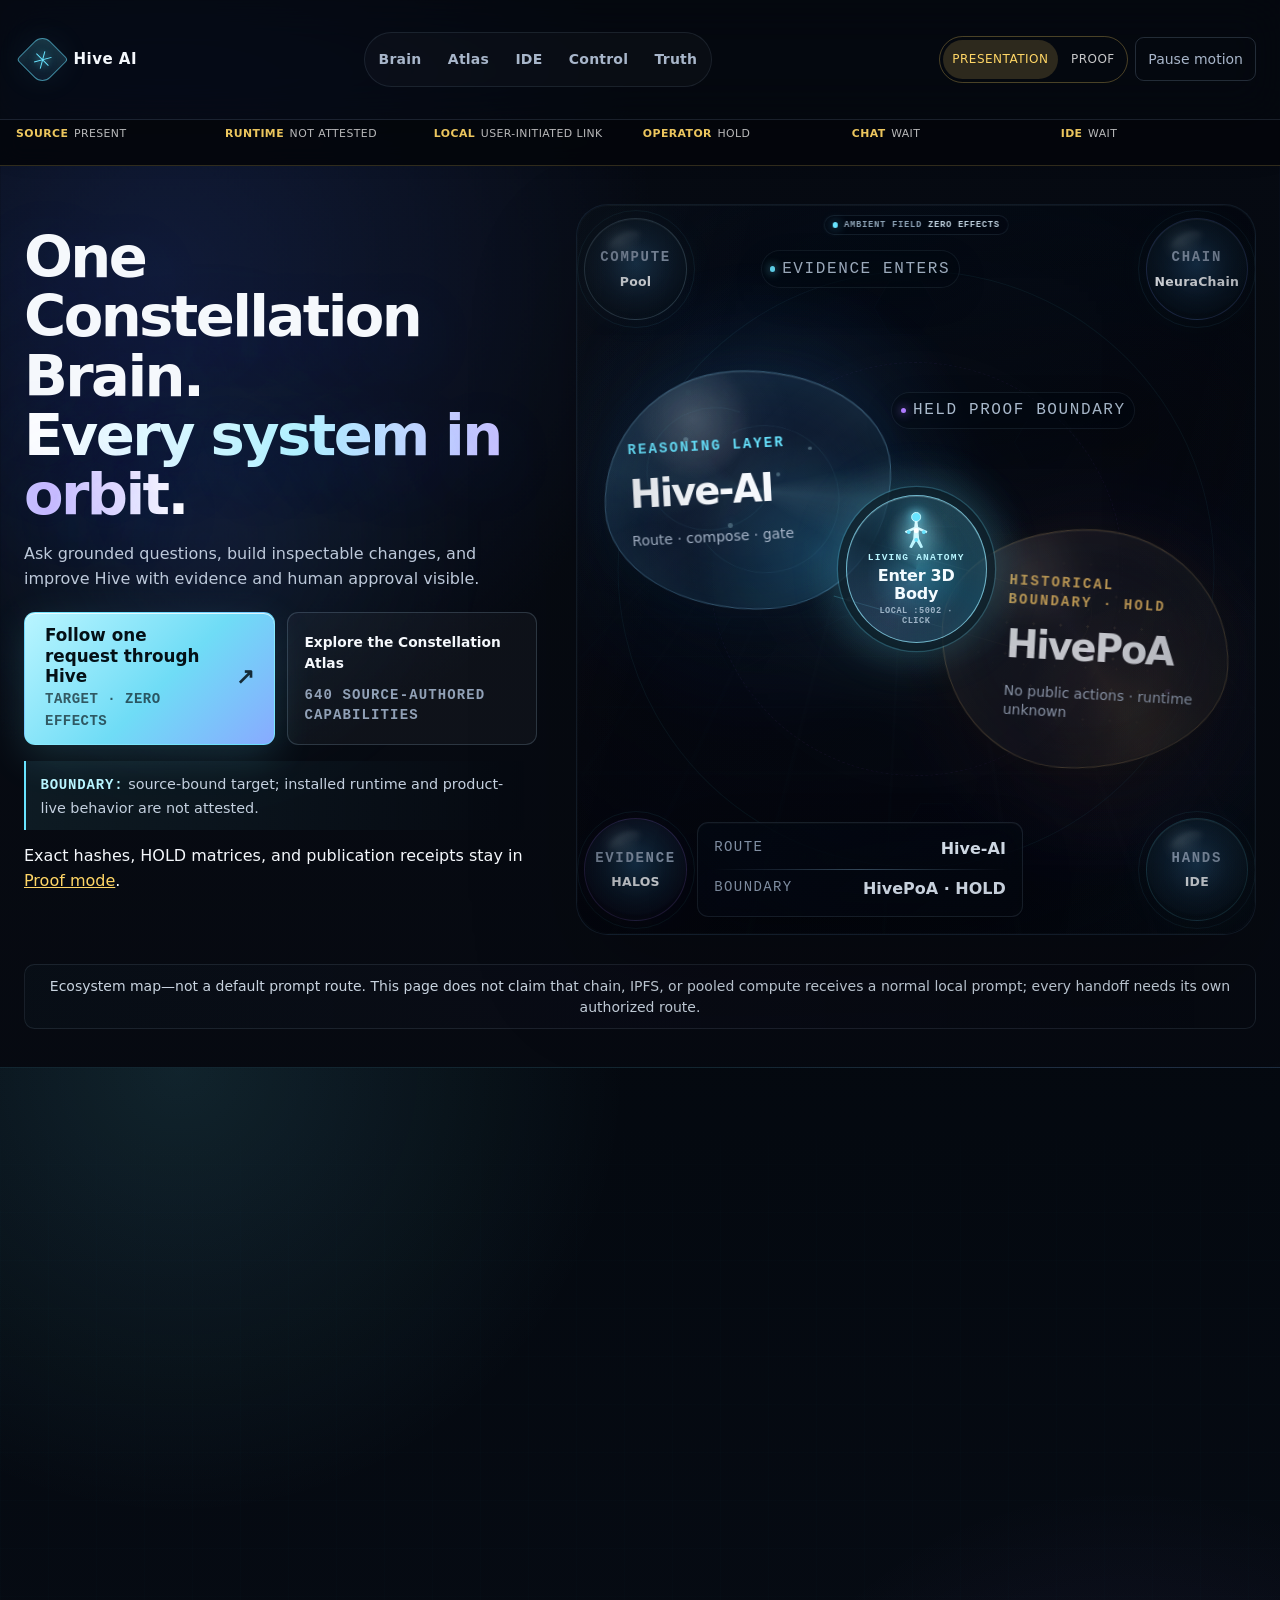
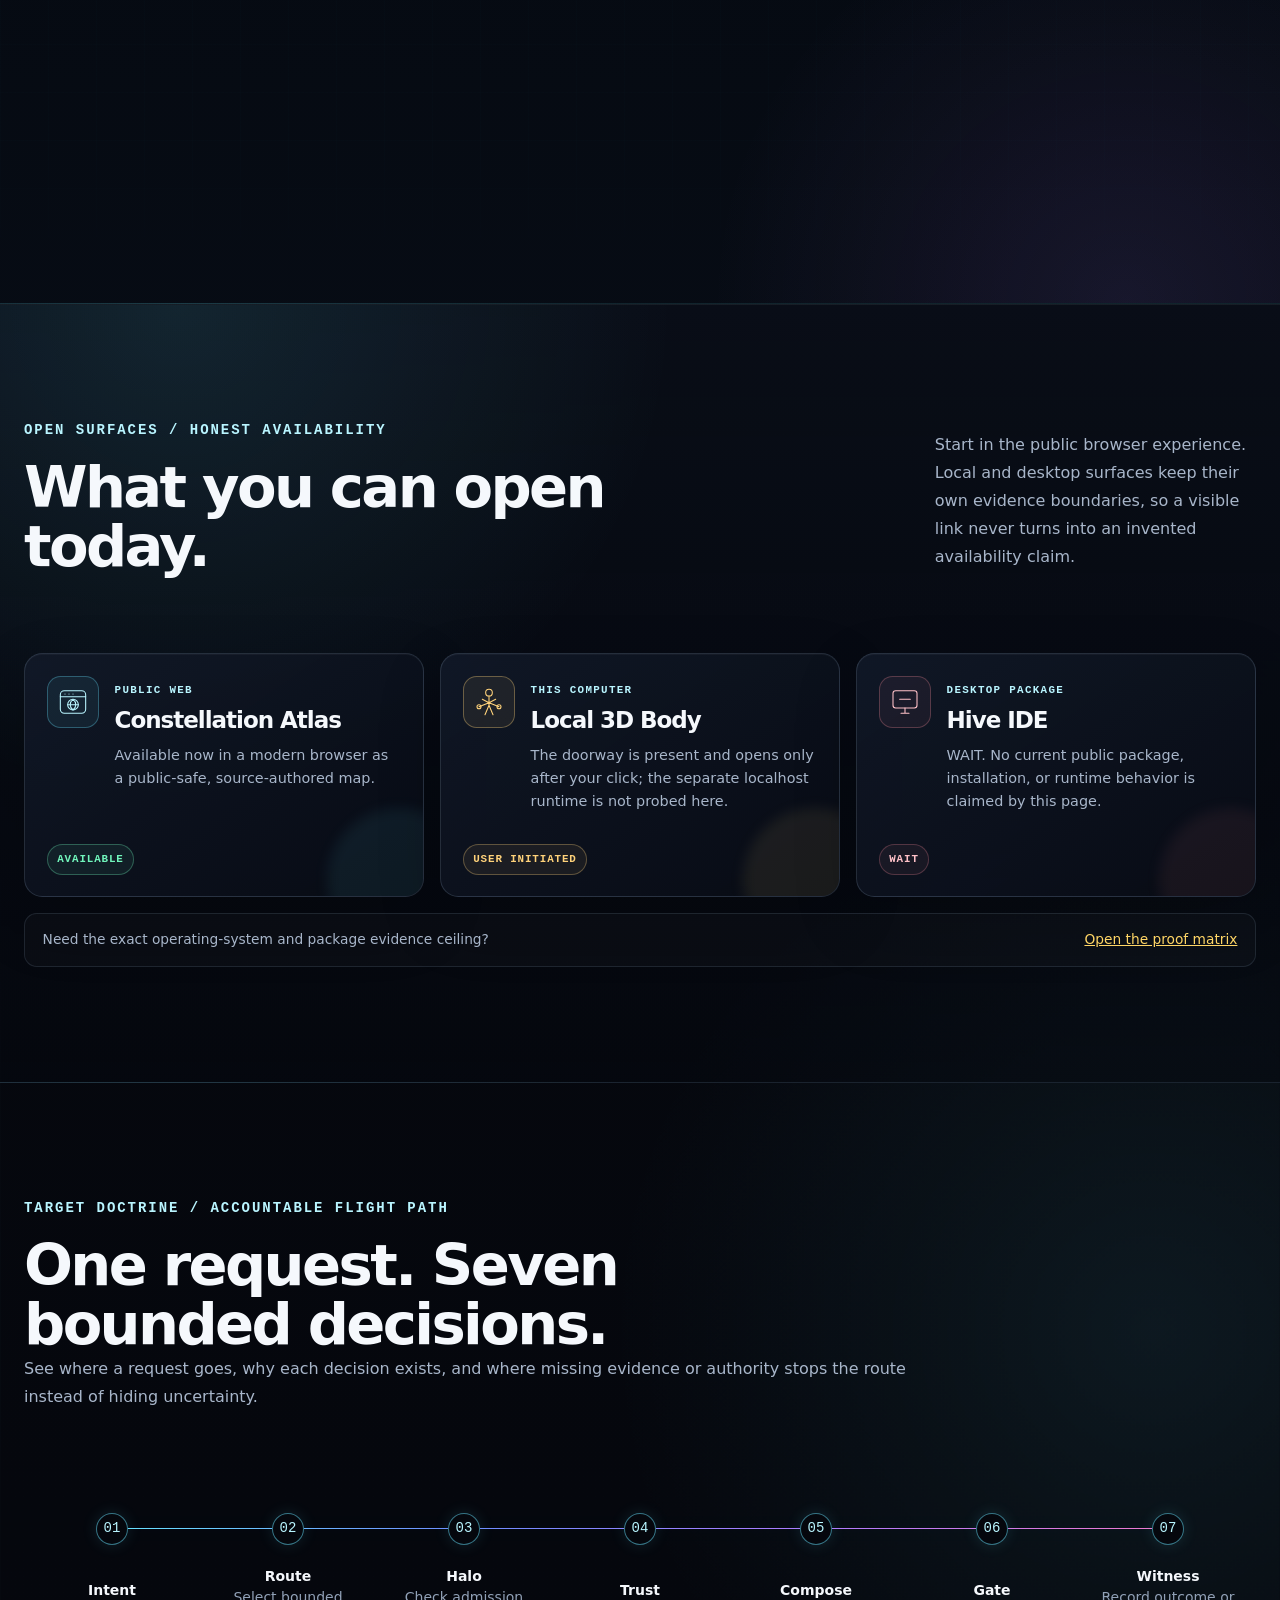
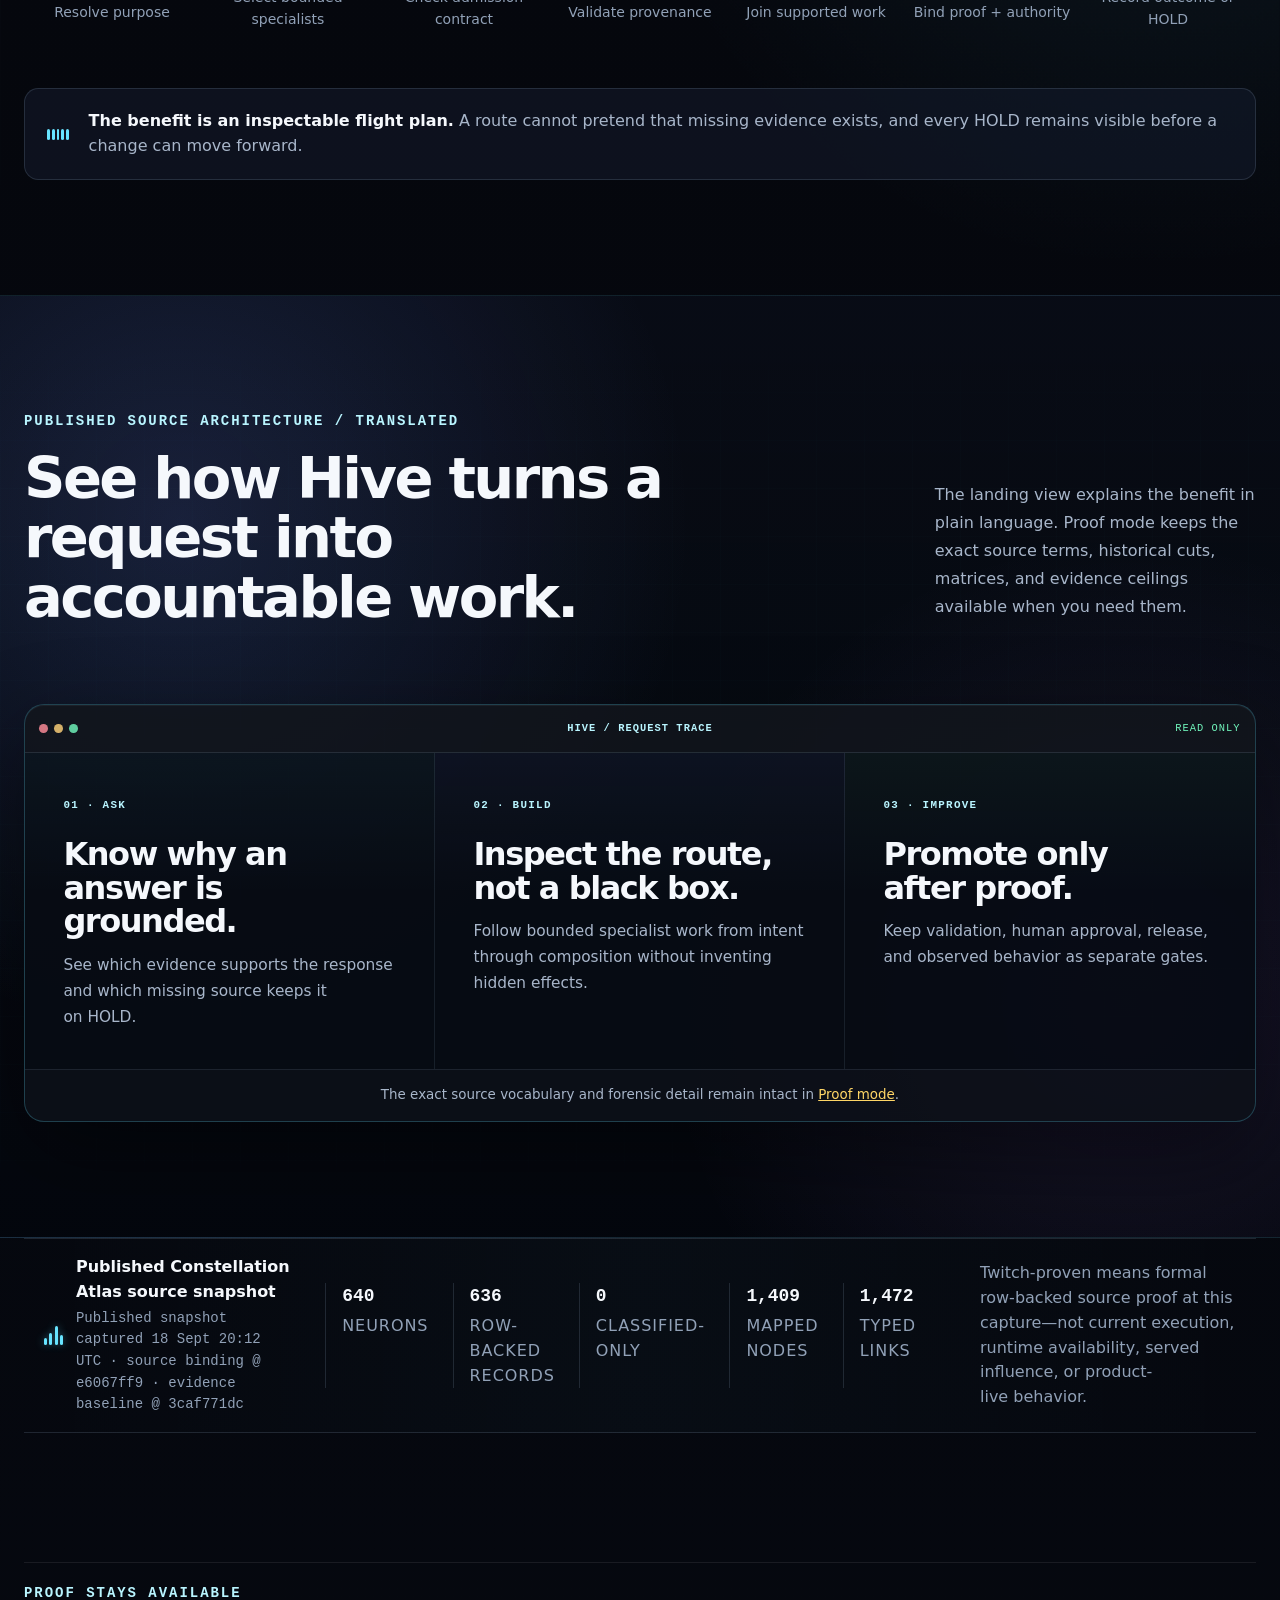
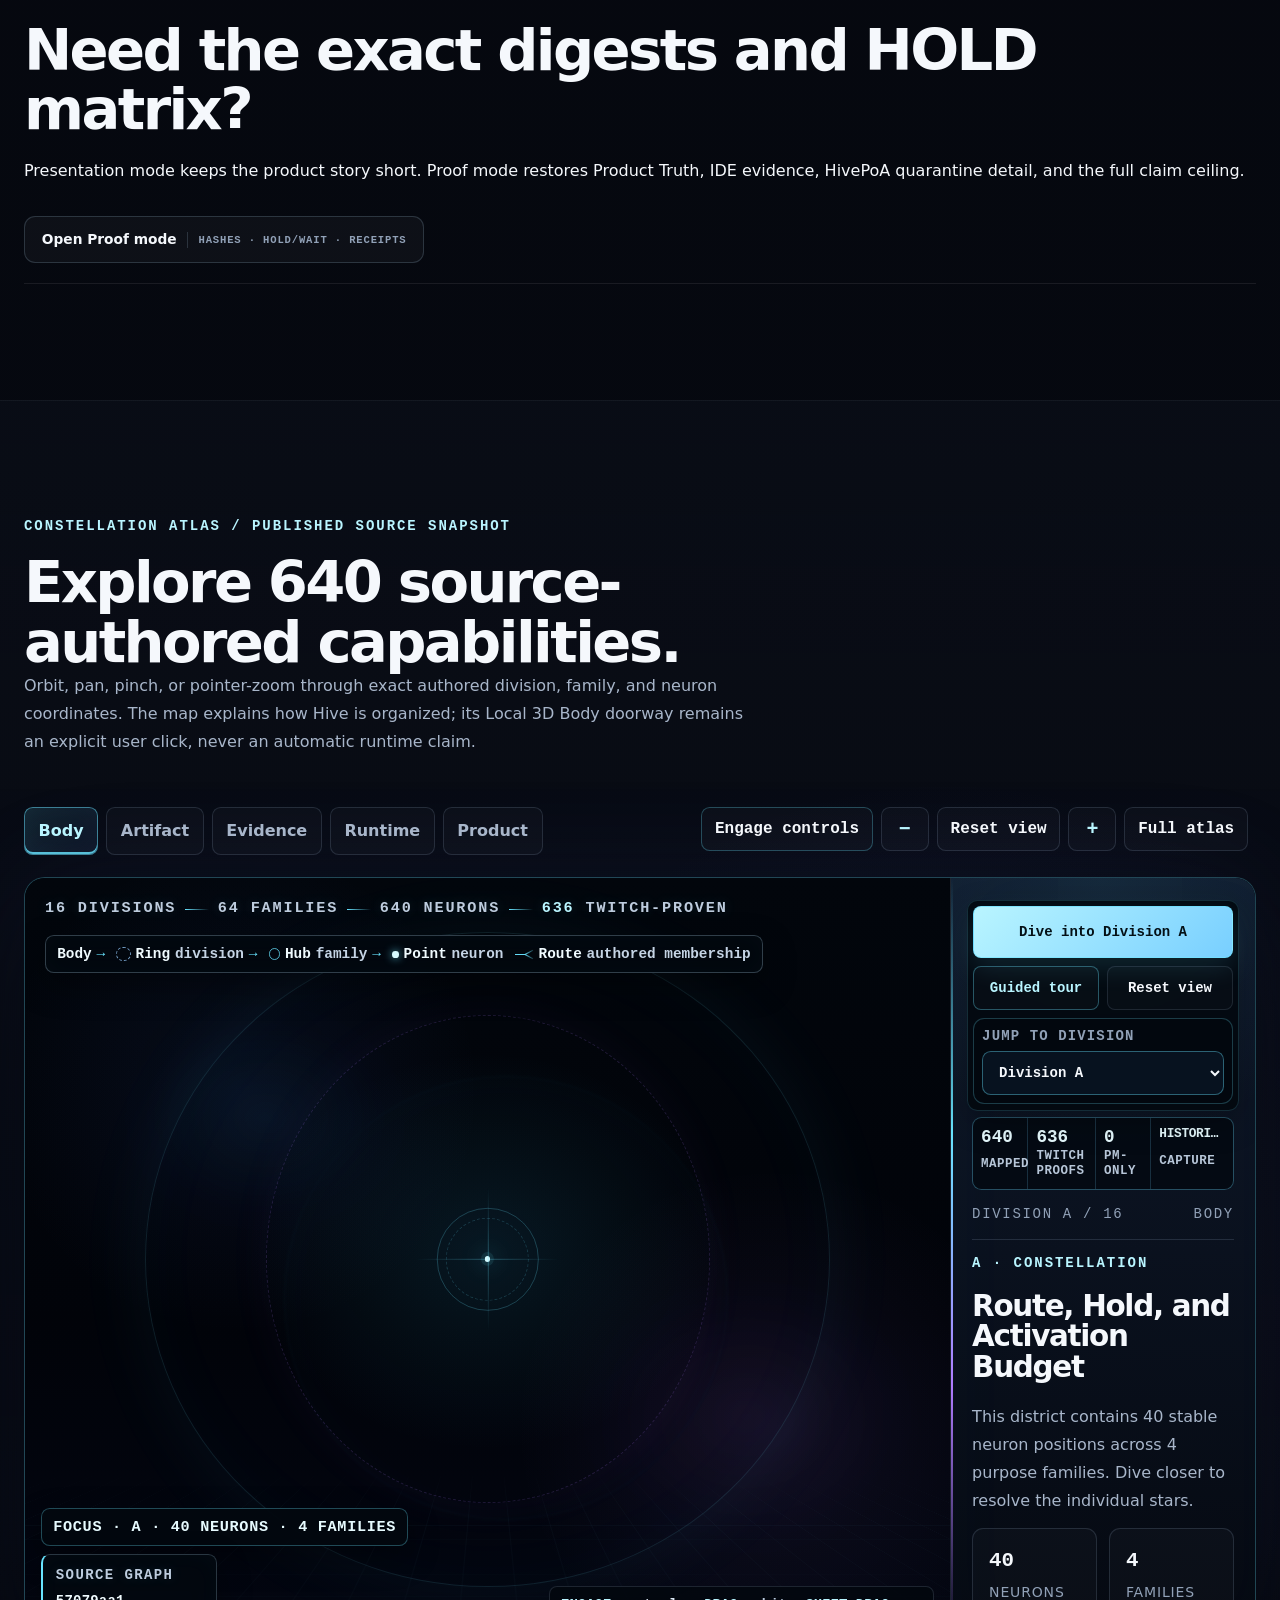
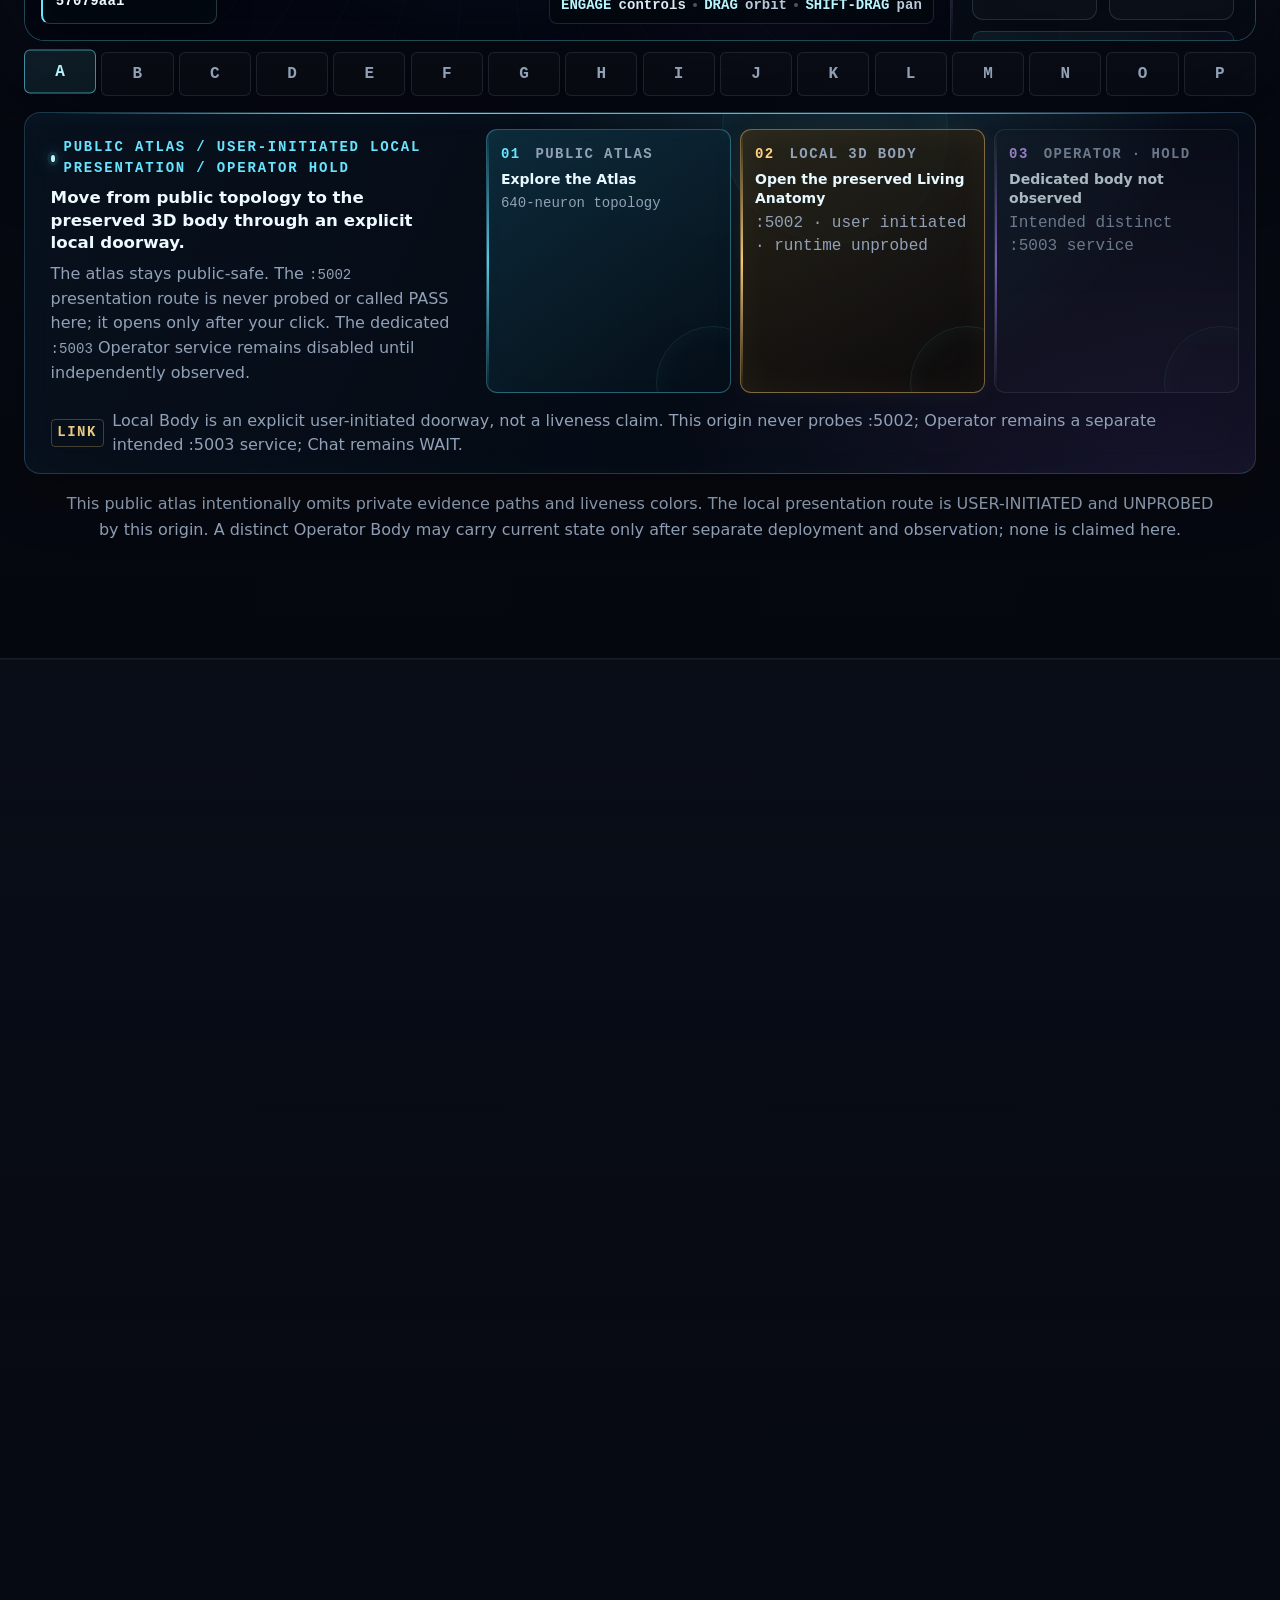
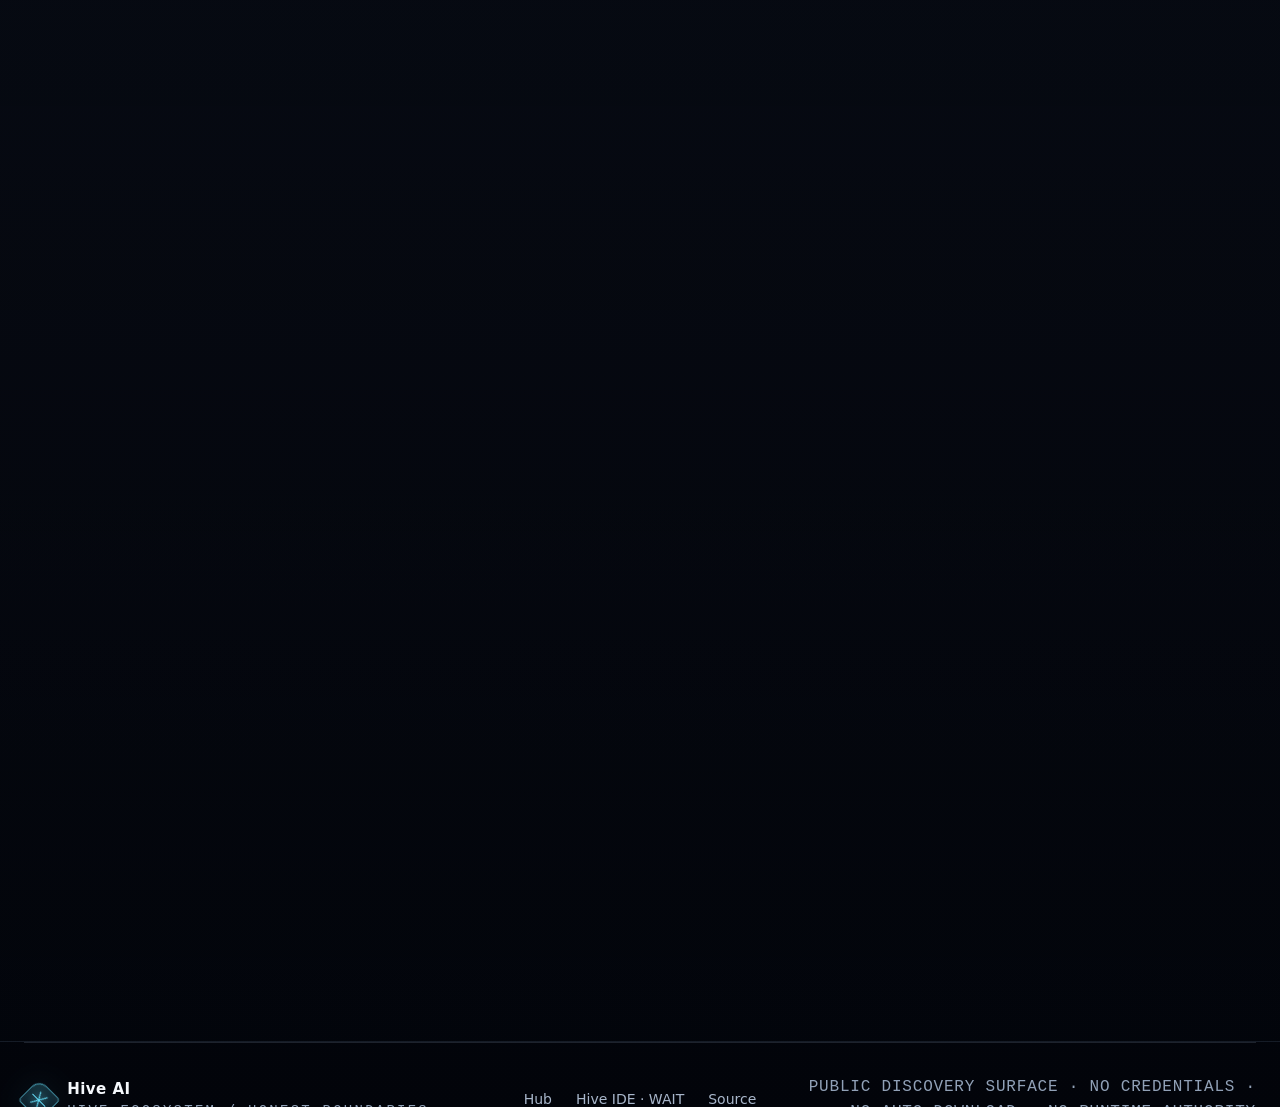
<file: index.html>
<!doctype html>
<html lang="en">
  <head>
    <meta charset="utf-8">
    <meta name="viewport" content="width=device-width, initial-scale=1">
    <meta http-equiv="Content-Security-Policy" content="default-src 'self'; base-uri 'none'; connect-src 'self'; font-src 'self'; form-action 'none'; frame-src 'none'; img-src 'self' data:; manifest-src 'self'; media-src 'none'; object-src 'none'; script-src 'self' 'sha256-l94tK8KZPMJt+24bRg6GwPWYVibNwz/ut7jTWq7f1Lw='; style-src 'self' 'unsafe-inline'; worker-src 'none'">
    <meta name="color-scheme" content="dark">
    <meta name="theme-color" content="#05070d">
    <meta name="description" content="Explore Hive AI's source-authored Constellation Atlas, proof gates, and clearly separated source, release, runtime, and product claims.">
    <meta property="og:type" content="website">
    <meta property="og:site_name" content="Hive Ecosystem">
    <meta property="og:title" content="Hive AI — One Constellation Brain, Visible Proof">
    <meta property="og:description" content="Ask, build, and improve through a source-authored Constellation Atlas with visible proof gates and honest HOLD states.">
    <meta property="og:url" content="https://dhenz14.github.io/">
    <meta property="og:image" content="https://dhenz14.github.io/hub-assets/og.png">
    <meta property="og:image:width" content="1200">
    <meta property="og:image:height" content="630">
    <meta property="og:image:alt" content="Hive AI — one constellation brain with visible evidence paths">
    <meta name="twitter:card" content="summary_large_image">
    <meta name="twitter:title" content="Hive AI — One Constellation Brain, Visible Proof">
    <meta name="twitter:description" content="A source-authored Hive AI Constellation Atlas with proof gates and exact claim ceilings.">
    <meta name="twitter:image" content="https://dhenz14.github.io/hub-assets/og.png">
    <link rel="canonical" href="https://dhenz14.github.io/">
    <link rel="icon" href="/favicon.svg" type="image/svg+xml">
    <link rel="icon" href="/favicon.ico" sizes="any">
    <link rel="manifest" href="/site.webmanifest">
    <link rel="stylesheet" href="/hub-assets/hub.css?v=galaxy-stark-v28">
    <title>Hive AI — One Constellation Brain, Visible Proof</title>
    <script type="application/ld+json">
      {
        "@context": "https://schema.org",
        "@type": "WebSite",
        "name": "Hive AI",
        "url": "https://dhenz14.github.io/",
        "description": "A source-authored Hive AI Constellation Atlas with explicit source, release, runtime, behavior, and authority boundaries."
      }
    </script>
  </head>
  <body data-surface-mode="presentation">
    <canvas class="field-canvas" data-field-canvas aria-hidden="true"></canvas>
    <div class="ambient ambient-a" aria-hidden="true"></div>
    <div class="ambient ambient-b" aria-hidden="true"></div>
    <a class="skip-link" href="#main">Skip to main content</a>

    <header class="topbar" data-topbar>
      <a class="brand-lockup" href="/" aria-label="Hive AI home">
        <span class="brand-mark" aria-hidden="true"><i></i><i></i><i></i></span>
        <span class="brand-copy">
          <strong>Hive AI</strong>
          <small>Hive Ecosystem / source atlas</small>
        </span>
      </a>
      <nav class="primary-nav" aria-label="Main navigation">
        <a href="#architecture">Brain</a>
        <a href="#galaxy">Atlas</a>
        <a href="#ide-download" aria-label="Hive IDE integration status">IDE</a>
        <a href="#mission" aria-label="Mission Control">Control</a>
        <a href="#product-truth" aria-label="Product Truth Manifest">Truth</a>
      </nav>
      <div class="topbar-tools">
        <div class="surface-mode" role="group" aria-label="Surface mode">
          <button type="button" data-surface-mode-button="presentation" aria-pressed="true">Presentation</button>
          <button type="button" data-surface-mode-button="proof" aria-pressed="false">Proof</button>
        </div>
        <a class="source-badge" href="#product-truth" title="JavaScript verifies the exact published source snapshot before showing freshness. Open the Product Truth Manifest.">
          <span class="pulse-dot" aria-hidden="true"></span>
          Snapshot pending
        </a>
        <button class="motion-toggle" type="button" data-motion-toggle aria-pressed="false" aria-disabled="true" disabled>
          Motion control pending
        </button>
      </div>
    </header>

    <div class="system-state-strip" aria-label="Public system state">
      <span><b>SOURCE</b> PRESENT</span>
      <span><b>RUNTIME</b> NOT ATTESTED</span>
      <span><b>LOCAL</b> USER-INITIATED LINK</span>
      <span><b>OPERATOR</b> HOLD</span>
      <span><b>CHAT</b> WAIT</span>
      <span><b>IDE</b> WAIT</span>
    </div>

    <main id="main">
      <section class="hero section-shell" id="overview" aria-labelledby="hero-title">
        <div class="hero-copy" data-reveal>
          <h1 id="hero-title">One Constellation Brain.<br><span>Every system in orbit.</span></h1>
          <p class="hero-lede">
            Ask grounded questions, build inspectable changes, and improve Hive with evidence and human approval visible.
          </p>
          <div class="hero-actions hero-primary-action" aria-label="Primary action">
            <a class="button button-primary hero-enter" href="#pipeline" aria-label="Follow one target request through Hive; zero effects">
              <span class="hero-enter-copy"><strong>Follow one request through Hive</strong><small>TARGET · ZERO EFFECTS</small></span>
              <span class="hero-enter-arrow" aria-hidden="true">↗</span>
            </a>
            <a class="button button-quiet" data-hero-atlas-cta href="#galaxy"><span>Explore the Constellation Atlas</span><small>640 source-authored capabilities</small></a>
          </div>
          <div class="hero-outcomes" aria-label="Hive target experiences" data-proof-depth>
            <span><b>Ask Hive</b><small>Ground answers in visible evidence.</small></span>
            <span><b>Build with Hive</b><small>Shape changes you can inspect.</small></span>
            <span><b>Improve Hive</b><small>Promote only after proof.</small></span>
          </div>
          <div class="hero-status-rail" aria-label="Current public evidence boundaries" data-proof-depth>
            <span>SOURCE ATLAS PRESENT · SNAPSHOT FRESHNESS HOLD · RUNTIME NOT ATTESTED</span>
            <span>LOCAL BODY LINK · USER INITIATED · OPERATOR HOLD · CHAT WAIT · IDE WAIT · HIVEPOA QUARANTINED</span>
          </div>
          <p class="hero-doctrine"><strong>BOUNDARY:</strong> source-bound target; installed runtime and product-live behavior are not attested.</p>
          <p class="hero-mode-hint" data-presentation-only>
            Exact hashes, HOLD matrices, and publication receipts stay in
            <button type="button" class="text-button" data-surface-mode-button="proof">Proof mode</button>.
          </p>
        </div>

        <div class="hero-system" data-motion-scene data-hero-organism-preview aria-label="Target organism map: Hive-AI reasoning with a held historical HivePoA proof boundary">
          <canvas class="hero-reef-canvas" data-hero-reef aria-hidden="true"></canvas>
          <div class="hero-reef-depth" aria-hidden="true">
            <span class="reef-light reef-light-ai"></span>
            <span class="reef-light reef-light-body"></span>
            <span class="reef-light reef-light-history"></span>
          </div>
          <div class="hero-ambient-truth" aria-hidden="true"><i></i><span>Ambient field</span><strong>Zero effects</strong></div>
          <div class="stage-grid" aria-hidden="true"></div>
          <div class="stage-lattice" aria-hidden="true"><i></i><i></i><i></i><i></i><i></i><i></i><i></i></div>
          <div class="orbit orbit-one" aria-hidden="true"></div>
          <div class="orbit orbit-two" aria-hidden="true"></div>
          <div class="system-core core-ai">
            <span class="core-organelles" aria-hidden="true"><i></i><i></i><i></i><i></i></span>
            <span class="core-kicker">Reasoning layer</span>
            <strong>Hive-AI</strong>
            <span>Route · compose · gate</span>
          </div>
          <div class="system-core core-poa core-held">
            <span class="core-sediment" aria-hidden="true"><i></i><i></i><i></i></span>
            <span class="core-kicker">Historical boundary · HOLD</span>
            <strong>HivePoA</strong>
            <span>No public actions · runtime unknown</span>
          </div>
          <div class="satellite-core satellite-neura"><span>Chain</span><strong>NeuraChain</strong></div>
          <div class="satellite-core satellite-ide"><span>Hands</span><strong>IDE</strong></div>
          <div class="satellite-core satellite-memory"><span>Evidence</span><strong>HALOS</strong></div>
          <div class="satellite-core satellite-pool"><span>Compute</span><strong>Pool</strong></div>
          <div class="bridge bridge-a" aria-hidden="true"><span></span></div>
          <div class="bridge bridge-b" aria-hidden="true"><span></span></div>
          <a class="hero-body-gate local-body-link" data-local-context-link data-local-presentation="1" href="http://127.0.0.1:5002/constellation/body?presentation=1" target="hive-local-body" rel="noopener noreferrer" aria-label="Enter the Local 3D Body on this computer" title="Open the preserved Living Anatomy on this computer">
            <span class="hero-body-glyph" aria-hidden="true"><i></i></span>
            <span class="hero-body-gate-kicker">Living Anatomy</span>
            <strong>Enter 3D Body</strong>
            <small>LOCAL :5002 · CLICK</small>
          </a>
          <div class="stage-label stage-label-a"><span></span>Evidence enters</div>
          <div class="stage-label stage-label-b"><span></span>Held proof boundary</div>
          <div class="stage-readout">
            <span>Route</span>
            <strong>Hive-AI</strong>
            <i aria-hidden="true"></i>
            <span>Boundary</span>
            <strong>HivePoA · HOLD</strong>
          </div>
        </div>

        <p class="hero-system-boundary">Ecosystem map—not a default prompt route. This page does not claim that chain, IPFS, or pooled compute receives a normal local prompt; every handoff needs its own authorized route.</p>

      </section>

      <section class="semantic-roadmap section-pad" id="roadmap" aria-labelledby="roadmap-title">
        <div class="section-shell">
          <header class="section-heading roadmap-heading" data-reveal>
            <div>
              <p class="eyebrow">Experience first / evidence always</p>
              <h2 id="roadmap-title">What exists now, what still needs proof, and where Hive is going.</h2>
            </div>
            <p>The cards separate the published source Atlas, the next proof gates, and the long-term target. Ask, Build, and Improve remain target experiences—not claims that an installed product performed them today.</p>
          </header>

          <div class="roadmap-rail" aria-label="Hive source and proof roadmap">
            <article data-state="source" data-reveal><span>SOURCE-PRESENT</span><strong>A navigable, source-authored Constellation Atlas.</strong><p>The published source snapshot maps target roles and proof boundaries. It does not attest an installed runtime or product-live behavior.</p></article>
            <article data-state="gates" data-reveal><span>NEXT PROOF GATES</span><strong>Fresh readbacks, installed-process evidence, and distinct service observation.</strong><p>Release freshness, functional testing, the local presentation handoff, and the dedicated Operator service stay UNKNOWN or HOLD until separately observed and authorized.</p></article>
            <article data-state="target" data-reveal><span>LONG-TERM TARGET</span><strong>Hive-native generation behind evidence-first promotion.</strong><p>An external agent may remain an optional, explicitly operator-invoked caller; it is not a hidden fallback or a substitute for Hive-native proof.</p></article>
          </div>
        </div>
      </section>

      <section class="availability-summary section-pad" id="availability" data-presentation-only aria-labelledby="availability-title">
        <div class="section-shell availability-shell">
          <header class="section-heading availability-heading" data-reveal>
            <div>
              <p class="eyebrow">Open surfaces / honest availability</p>
              <h2 id="availability-title">What you can open today.</h2>
            </div>
            <p>Start in the public browser experience. Local and desktop surfaces keep their own evidence boundaries, so a visible link never turns into an invented availability claim.</p>
          </header>

          <div class="availability-grid" role="list" aria-label="Hive surface availability summary">
            <article data-state="available" role="listitem" data-reveal>
              <span class="availability-mark" aria-hidden="true">
                <svg viewBox="0 0 48 48" focusable="false"><rect x="5" y="7" width="38" height="34" rx="6"></rect><path d="M5 16h38M12 12h.01M18 12h.01M24 12h.01"></path><circle cx="24" cy="28" r="8"></circle><path d="M16 28h16M24 20c2.8 2.2 4.2 4.9 4.2 8s-1.4 5.8-4.2 8c-2.8-2.2-4.2-4.9-4.2-8s1.4-5.8 4.2-8Z"></path></svg>
              </span>
              <div><small>PUBLIC WEB</small><h3>Constellation Atlas</h3><p>Available now in a modern browser as a public-safe, source-authored map.</p></div>
              <strong>AVAILABLE</strong>
            </article>
            <article data-state="local" role="listitem" data-reveal>
              <span class="availability-mark" aria-hidden="true">
                <svg viewBox="0 0 48 48" focusable="false"><circle cx="24" cy="10" r="5"></circle><path d="M24 15v14M14 20l10 5 10-5M18 43l6-14 6 14M9 31l15-6 15 6"></path><circle cx="9" cy="31" r="3"></circle><circle cx="39" cy="31" r="3"></circle></svg>
              </span>
              <div><small>THIS COMPUTER</small><h3>Local 3D Body</h3><p>The doorway is present and opens only after your click; the separate localhost runtime is not probed here.</p></div>
              <strong>USER INITIATED</strong>
            </article>
            <article data-state="wait" role="listitem" data-reveal>
              <span class="availability-mark" aria-hidden="true">
                <svg viewBox="0 0 48 48" focusable="false"><rect x="6" y="7" width="36" height="26" rx="4"></rect><path d="M18 41h12M24 33v8M16 20h16"></path></svg>
              </span>
              <div><small>DESKTOP PACKAGE</small><h3>Hive IDE</h3><p>WAIT. No current public package, installation, or runtime behavior is claimed by this page.</p></div>
              <strong>WAIT</strong>
            </article>
          </div>

          <div class="availability-proof" data-reveal>
            <span>Need the exact operating-system and package evidence ceiling?</span>
            <button type="button" class="text-button" data-surface-mode-button="proof">Open the proof matrix</button>
          </div>
        </div>
      </section>

      <section class="pipeline section-shell section-pad" id="pipeline" aria-labelledby="pipeline-title">
        <header class="section-heading compact" data-reveal>
          <p class="eyebrow">Target doctrine / accountable flight path</p>
          <h2 id="pipeline-title">One request. Seven bounded decisions.</h2>
          <p>See where a request goes, why each decision exists, and where missing evidence or authority stops the route instead of hiding uncertainty.</p>
        </header>
        <ol class="pipeline-rail" data-reveal>
          <li><span>01</span><strong>Intent</strong><small>Resolve purpose</small></li>
          <li><span>02</span><strong>Route</strong><small>Select bounded specialists</small></li>
          <li><span>03</span><strong>Halo</strong><small>Check admission contract</small></li>
          <li><span>04</span><strong>Trust</strong><small>Validate provenance</small></li>
          <li><span>05</span><strong>Compose</strong><small>Join supported work</small></li>
          <li><span>06</span><strong>Gate</strong><small>Bind proof + authority</small></li>
          <li><span>07</span><strong>Witness</strong><small>Record outcome or HOLD</small></li>
        </ol>
        <div class="pipeline-note" data-motion-scene data-reveal>
          <span class="pipeline-wave" aria-hidden="true"><i></i><i></i><i></i><i></i><i></i></span>
          <p><strong>The benefit is an inspectable flight plan.</strong> A route cannot pretend that missing evidence exists, and every HOLD remains visible before a change can move forward.</p>
          <div class="pipeline-actions" data-proof-depth>
            <a class="button button-quiet local-body-link" data-local-context-link data-local-presentation="1" href="http://127.0.0.1:5002/constellation/body?presentation=1" target="hive-local-body" rel="noopener noreferrer"><span>Open Local Body</span><small>:5002 · user initiated · unprobed here</small></a>
            <span class="is-disabled" aria-disabled="true">Operator body HOLD · distinct :5003 service not observed</span>
          </div>
        </div>
      </section>

      <section class="architecture section-pad" id="architecture" aria-labelledby="architecture-title" data-current-legacy-boundary>
        <div class="section-shell">
          <header class="section-heading architecture-heading" data-reveal>
            <div>
              <p class="eyebrow">Published source architecture / translated</p>
              <h2 id="architecture-title">See how Hive turns a request into accountable work.</h2>
            </div>
            <p>The landing view explains the benefit in plain language. Proof mode keeps the exact source terms, historical cuts, matrices, and evidence ceilings available when you need them.</p>
          </header>

          <div class="benefit-browser" data-presentation-only data-reveal aria-label="Request benefits overview">
            <div class="benefit-browser-bar" aria-hidden="true">
              <span><i></i><i></i><i></i></span>
              <strong>HIVE / REQUEST TRACE</strong>
              <em>READ ONLY</em>
            </div>
            <div class="benefit-browser-body">
              <article><span>01 · ASK</span><h3>Know why an answer is grounded.</h3><p>See which evidence supports the response and which missing source keeps it on HOLD.</p></article>
              <article><span>02 · BUILD</span><h3>Inspect the route, not a black box.</h3><p>Follow bounded specialist work from intent through composition without inventing hidden effects.</p></article>
              <article><span>03 · IMPROVE</span><h3>Promote only after proof.</h3><p>Keep validation, human approval, release, and observed behavior as separate gates.</p></article>
            </div>
            <p class="benefit-browser-footer">The exact source vocabulary and forensic detail remain intact in <button type="button" class="text-button" data-surface-mode-button="proof">Proof mode</button>.</p>
          </div>

          <div class="constellation-brief" data-reveal data-proof-depth>
            <article class="constellation-core" data-motion-scene>
              <div class="constellation-core-orbits" aria-hidden="true"><i></i><i></i><i></i></div>
              <p class="eyebrow">PUBLISHED SOURCE SNAPSHOT @ e6067ff9 · captured 2026-09-18 20:12:10 UTC</p>
              <h3>640 capability addresses.<br><span>One governed intelligence.</span></h3>
              <p>HiveBrain resolves purpose, routes bounded specialist work, composes evidence, and carries the result toward verification and authority gates. The source atlas makes that target architecture navigable; it does not pretend the target and an observed runtime are the same thing.</p>
              <dl>
                <div><dt>640</dt><dd>cataloged capabilities</dd></div>
                <div><dt data-fact="twitches">636</dt><dd>unique row-backed Twitch records</dd></div>
                <div><dt>448</dt><dd>trainable-classified identities</dd></div>
                <div><dt>16</dt><dd>divisions</dd></div>
                <div><dt>64</dt><dd>families</dd></div>
              </dl>
            </article>

            <div class="doctrine-grid" aria-label="Published snapshot and legacy architecture boundary">
              <article class="doctrine-card doctrine-current">
                <span>PUBLISHED SOURCE SNAPSHOT @ e6067ff9 · HISTORICAL CAPTURE</span>
                <strong>Constellation-native · captured 2026-09-18 20:12:10 UTC · freshness HOLD</strong>
                <p>The landed source projection carries no operator-supplied-model product lane, no implicit external-checkpoint rescue, and no outside model on the serve path. This is source truth—not installed or observed runtime behavior.</p>
              </article>
              <article class="doctrine-card doctrine-retired">
                <span>SUBJECT-SCOPED DISPOSITIONS</span>
                <strong>The operator-supplied-model lane is retired. IDE landing is currently UNKNOWN / HOLD.</strong>
                <p>External-checkpoint fallback is forbidden in the landed Hive-AI projection. At <time datetime="2026-08-23T18:46:30Z">2026-08-23 18:46:30 UTC</time>, Tauri/WebView2 and Electron-removal source were observed on unprotected Hive IDE branch <code>hive/wt/theyc/ide-electron-final-20260822</code> at <code>f459e85</code>; at that time the candidate was not present at the then-observed default tip <code>41df9be</code>. Its current landing and default-tip relation require a fresh owner-repository readback. Tester.5 package contents are <b>UNKNOWN_NOT_INSPECTED</b>; the earlier claim that it still bundles Electron is superseded and revoked.</p>
              </article>
              <article class="doctrine-card doctrine-hold">
                <span>GENERATION BOUNDARY · HOLD</span>
                <strong>Hive-native is the target; external agents stay explicit.</strong>
                <p>Hive does not publish a blanket “no LLM” claim. An external agent may provide fluent text only when the operator explicitly invokes it. Hive-native generation must clear blind evaluation, causal ablation, independent verification, and rollback-safe promotion. At the <b>EVIDENCE BASELINE @ 472131baa</b> registry cut, the custom generation head has no product-serve influence; this is not installed or network observation.</p>
                <details><summary>Full source-doctrine term</summary><p>The pinned source doctrine calls this boundary “centralized AI-as-user traffic until H10.” H10 is a source-level label, not evidence of a running product.</p></details>
              </article>
            </div>
          </div>

          <div class="mechanism-grid" data-metaphor-definitions aria-label="Hive metaphor to mechanism definitions" data-proof-depth>
            <article data-reveal><span>01 / CAPABILITY</span><h3>Neuron</h3><p>A stable narrow-purpose capability address. Its substrate can be fitted, neural, or deterministic, with explicit implementation, evidence, and lifecycle identity.</p><small>Not one scalar model weight. At this source cut: 448 trainable-classified · 192 deterministic-classified.</small></article>
            <article data-reveal><span>02 / EVIDENCE</span><h3>Halo</h3><p>The declared bounded retrieval-and-evidence contract attached to a neuron.</p><small>EVIDENCE BASELINE @ 3caf771dc: zero populated Halo sections and zero indexes. This says nothing about a current installed service.</small></article>
            <article data-reveal><span>03 / TAXONOMY</span><h3>Division + family</h3><p>The stable hierarchy that groups related capabilities and keeps routing legible.</p><small>The atlas division ring is visual geometry—not a halo.</small></article>
            <article data-reveal><span>04 / COGNITION</span><h3>HiveBrain</h3><p>The target cognition layer for purpose, routing, bounded composition, and evidence-aware gates.</p><small>Target architecture is not installed behavior proof.</small></article>
            <article data-reveal><span>05 / PROOF</span><h3>Twitch</h3><p>A formal row-backed Twitch proof in the source registry.</p><small>Not current execution, runtime, served influence, or product-live behavior.</small></article>
            <article data-reveal><span>06 / INTERFACE</span><h3>Living Anatomy</h3><p>A future reserved local visual and operator overlay for constellation state that requires separate attestation.</p><small>The public Atlas is source-authored; Living Anatomy requires its own local runtime evidence and never becomes brain authority.</small></article>
          </div>

          <div class="architecture-live-boundary" data-architecture-live-boundary data-reveal aria-label="Architecture versus live product surfaces" data-proof-depth>
            <article><span>01 · PUBLIC</span><strong>Source architecture</strong><p>Topology, vocabulary, source commit, graph binding, and bounded public claims.</p><small>Never local runtime telemetry.</small></article>
            <i aria-hidden="true">→</i>
             <article><span>02 · LOCAL · HOLD</span><strong>Presentation body</strong><p>An explicit local route whose availability and generation are not probed by this page.</p><small>No local runtime PASS is claimed.</small></article>
            <i aria-hidden="true">→</i>
             <article><span>03 · OPERATOR · HOLD</span><strong>Dedicated Operator body</strong><p>A distinct Operator service is intended for <code>127.0.0.1:5003</code>, but it has not been independently observed or deployed.</p><small>Disabled here; no alias to the presentation route.</small></article>
          </div>
        </div>
      </section>

      <section class="truth-strip" aria-label="Hive-AI source snapshot">
        <div class="truth-intro">
          <span class="signal-bars" aria-hidden="true"><i></i><i></i><i></i><i></i></span>
          <div>
            <strong>Published Constellation Atlas source snapshot</strong>
            <span data-source-stamp>Loading source-bound snapshot…</span>
          </div>
        </div>
        <dl class="truth-stats">
          <div><dt data-fact="neurons">640</dt><dd>neurons</dd></div>
          <div><dt data-fact="twitches">—</dt><dd title="Unique row-backed Twitch records in this published source capture; not current execution">Row-backed records</dd></div>
          <div><dt data-fact="pmOnly">—</dt><dd title="Source-classified identities without a formal row-backed Twitch record">Classified-only</dd></div>
          <div><dt data-fact="nodes">—</dt><dd>mapped nodes</dd></div>
          <div><dt data-fact="edges">—</dt><dd>typed links</dd></div>
        </dl>
        <p class="truth-boundary">Twitch-proven means formal row-backed source proof at this capture—not current execution, runtime availability, served influence, or product-live behavior.</p>
      </section>

      <section class="systems section-shell section-pad" id="systems" aria-labelledby="systems-title" data-proof-depth>
        <header class="section-heading" data-reveal>
          <p class="eyebrow">Target body / two distinct planes</p>
          <h2 id="systems-title">The brain and proof plane have different jobs.</h2>
          <p>In the target architecture, Hive-AI is designed to resolve what evidence matters. HivePoA is designed to test whether storage work can be challenged, verified, replay-protected, and recovered. The surrounding organs have separately governed memory, compute, chain, and human-control roles.</p>
        </header>

        <div class="system-panels" data-motion-scene>
          <article class="system-panel panel-ai" data-reveal>
            <div class="panel-index">01</div>
            <div class="panel-heading">
              <p class="eyebrow">Hive-AI</p>
              <h3>Intelligence fabric</h3>
              <span class="panel-state">Target brain role</span>
            </div>
            <p>The target role covers purpose resolution, specialist routing, bounded composition, and evidence gates; the source-generated atlas proves topology, not installed behavior.</p>
            <ul class="capability-list">
              <li><span>Constellation path</span><b>route · compose · gate</b></li>
              <li><span>Constellation Atlas</span><b><span data-fact="nodes">—</span> nodes</b></li>
              <li><span>Mission Control</span><b>guarded lifecycle</b></li>
            </ul>
            <a class="text-link" href="#galaxy">Explore the Atlas <span aria-hidden="true">→</span></a>
          </article>

          <div class="system-junction" aria-hidden="true">
            <i></i><i></i><i></i>
            <span>proof-gated target handoff</span>
          </div>

          <article class="system-panel panel-poa" data-reveal>
            <div class="panel-index">02</div>
            <div class="panel-heading">
              <p class="eyebrow">HivePoA</p>
              <h3>Proof + storage fabric</h3>
              <span class="panel-state" data-poa-mini-state>QUARANTINE · HOLD</span>
            </div>
            <p>HivePoA’s target role covers storage challenges and attestation. This public candidate exposes historical provenance only—not current delivery, coordinator, enrollment, execution, runtime, or product-live behavior.</p>
            <ul class="capability-list">
              <li><span>Historical record</span><b>preserved provenance</b></li>
              <li><span>Current deployment</span><b>UNKNOWN · not observed</b></li>
              <li><span>Public actions</span><b data-poa-credit-mini>HOLD</b></li>
            </ul>
            <span class="text-link is-disabled" aria-disabled="true">Actionless boundary below</span>
          </article>
        </div>

        <div class="trust-chain" data-reveal aria-label="Historical HivePoA evidence and current disposition separation">
          <div><span>01</span><strong>Historical record</strong><small>Preserved candidate identity.</small></div>
          <i aria-hidden="true"></i>
          <div><span>02</span><strong>Immutable observation</strong><small>Bounded to its original evidence window.</small></div>
          <i aria-hidden="true"></i>
          <div><span>03</span><strong>Current deployment</strong><small>UNKNOWN · not observed.</small></div>
          <i aria-hidden="true"></i>
          <div><span>04</span><strong>Effective disposition</strong><small>Actions HOLD · runtime UNKNOWN.</small></div>
        </div>
      </section>

      <section class="proof-teaser section-pad" data-presentation-only aria-labelledby="proof-teaser-title">
        <div class="section-shell proof-teaser-shell" data-reveal>
          <div>
            <p class="eyebrow">Proof stays available</p>
            <h2 id="proof-teaser-title">Need the exact digests and HOLD matrix?</h2>
            <p>Presentation mode keeps the product story short. Proof mode restores Product Truth, IDE evidence, HivePoA quarantine detail, and the full claim ceiling.</p>
          </div>
          <button type="button" class="button button-quiet" data-surface-mode-button="proof">
            <span>Open Proof mode</span><small>Hashes · HOLD/WAIT · receipts</small>
          </button>
        </div>
      </section>

      <section class="product-truth section-pad" id="product-truth" aria-labelledby="product-truth-title" data-product-truth data-state="checking" data-proof-depth>
        <div class="section-shell">
          <header class="section-heading product-truth-heading" data-reveal>
            <div>
              <p class="eyebrow">Product Truth Manifest / source-bound projection</p>
              <h2 id="product-truth-title">One claim. One subject. One evidence plane.</h2>
            </div>
            <p>The target brain, source atlas, released tester metadata, installed runtime, and observed behavior are never collapsed into one convenient “verified.”</p>
          </header>

          <div class="product-truth-console" data-reveal>
            <div class="product-truth-status">
              <span class="status-light" aria-hidden="true"></span>
              <div><small>Snapshot contract</small><strong data-product-truth-status role="status" aria-live="polite" aria-atomic="true">Waiting for source snapshot…</strong><span class="product-truth-integrity-boundary" data-product-truth-integrity>Portable bytes and semantic digest can validate here. Commit:path custody, an independent trust root, runtime, and authority require separate proof.</span></div>
              <span class="manifest-state" data-product-truth-state-label>FAIL CLOSED</span>
            </div>
            <dl class="manifest-bindings" aria-label="Product truth snapshot contract">
              <div><dt>Architecture</dt><dd data-product-truth-architecture>Pending manifest</dd></div>
              <div><dt>Hive-AI source</dt><dd><code data-product-truth-source>pending</code></dd></div>
              <div><dt>Capture</dt><dd data-product-truth-captured>pending</dd></div>
              <div><dt>Canonical contract</dt><dd data-product-truth-canonical>Checking candidate custody</dd></div>
            </dl>
            <div class="truth-plane-grid" data-product-truth-claims>
              <article><span>CHECKING</span><strong>Claims remain blocked</strong><p>The page must bind this projection to the exact public source snapshot before rendering its claim planes.</p></article>
            </div>
            <article class="registry-cut" data-registry-claim-cut hidden>
              <div><span>FIXED SOURCE-REGISTRY CUT</span><strong><b data-registry-matching-rows>—</b> predicate-matching rows</strong></div>
              <p><code data-registry-source>pending</code> · <span data-registry-derived>pending</span></p>
              <p><strong data-registry-status>HOLD</strong> · source-predicate match only</p>
              <details><summary>Exact HOLD reason</summary><code data-registry-reason>binding check pending</code></details>
              <small>Predicate matching is not enabled influence, execution, an installed process, or product-live behavior. Execute authority: <b>false</b> · permanent product-turn wire: <b>false</b>.</small>
            </article>
          </div>

          <div class="platform-matrix-wrap" id="platforms" data-reveal>
            <div class="platform-matrix-heading">
              <div><p class="eyebrow">Platform truth / no implied binaries</p><h3>System scope is not package availability.</h3></div>
            <p>A time-bounded independent observation once matched the Windows x64 tester.5 remote outer EXE byte count and SHA-256; that observation has expired. The historical identity does not prove current availability, package contents, installation, runtime, safety, or testing authority. Every row states its own evidence ceiling.</p>
            </div>
            <div class="platform-table-scroll" tabindex="-1" role="region" aria-label="Hive platform status table">
              <table class="platform-table">
                <caption>Evidence plane and claim ceiling for each named platform subject.</caption>
                <thead><tr><th>System</th><th>Support</th><th>Test evidence</th><th>Public package</th><th>Signing</th><th>Evidence ceiling</th></tr></thead>
                <tbody data-platform-matrix>
                  <tr><th>Manifest pending</th><td colspan="5">Platform claims remain blocked until the snapshot contract validates.</td></tr>
                </tbody>
              </table>
            </div>
            <p class="platform-package-proof">The tester.5 remote-byte observation expired at <time datetime="2026-08-24T19:20:09.7630961Z">2026-08-24 19:20:09 UTC</time>. It historically matched outer bytes—not the mapped <code>e6067ff9</code> Constellation—and source declarations point to older Hive-AI <code>a0fe6483</code>. Authenticode was NotSigned at readback; package contents, installation, runtime, and public functional testing remain UNKNOWN or HOLD. The tester.6 absence/readback observation expired at <time datetime="2026-08-24T19:37:31.6497275Z">2026-08-24 19:37:31 UTC</time>; its current publication state requires a fresh readback and remains HOLD.</p>
          </div>
        </div>
      </section>

      <section class="organism section-pad" id="ecosystem" aria-labelledby="ecosystem-title" data-proof-depth>
        <div class="section-shell">
          <header class="section-heading" data-reveal>
            <p class="eyebrow">Target organ constellation / one body</p>
            <h2 id="ecosystem-title">Different organs. One intelligence loop.</h2>
            <p>Each system has a distinct job and custody boundary. In the target architecture, they are designed to move evidence from thought to proof, action, durable memory, and human review.</p>
          </header>
          <div class="organ-grid" data-organ-grid aria-label="Hive ecosystem organs">
            <article class="organ-card organ-brain" data-reveal>
              <span class="organ-code">01 / BRAIN</span><h3>Hive-AI</h3><p>Constellation routing, bounded specialist composition, evidence gates, Living Anatomy, and Mission Control.</p><small>Private source · target local runtime role</small>
            </article>
            <article class="organ-card organ-heart" data-reveal>
              <span class="organ-code">02 / PROOF</span><h3>HivePoA</h3><p>Target storage-challenge and attestation role. The current public surface is an actionless historical quarantine.</p><small>Delivery HOLD · runtime/product UNKNOWN</small>
            </article>
            <article class="organ-card organ-chain" data-reveal>
              <span class="organ-code">03 / CHAIN</span><h3>NeuraChain</h3><p>Durable coordination, AI compute settlement, recovery checkpoints, and governed proof braids.</p><small>Private source · chain surface</small>
            </article>
            <article class="organ-card organ-hands" data-reveal>
              <span class="organ-code">04 / HANDS</span><h3>Hive IDE</h3><p>The intended operator workspace joins code, agents, services, and receipts. Chat is WAIT in this presentation, and tester.5 contents/runtime remain unknown.</p><a href="#ide-download">Open the evidence door ↓</a>
            </article>
            <article class="organ-card organ-memory" data-reveal>
              <span class="organ-code">05 / MEMORY</span><h3>Second Brain</h3><p>Local-first research, Golden Books, verified retrieval, knowledge graphs, and durable decisions.</p><small>Operator-owned knowledge</small>
            </article>
            <article class="organ-card organ-muscle" data-reveal>
              <span class="organ-code">06 / MUSCLE</span><h3>Compute Pool</h3><p>Community CPU and GPU capacity for approved artifact work, evaluation, embedding, and reranking.</p><small>Routed through guarded contracts</small>
            </article>
          </div>
          <div class="organ-footer" data-reveal>
            <span><i></i> Snapshot-bound private systems</span>
            <span><i></i> Public release surfaces</span>
            <span><i></i> Local presentation UNPROBED · Operator HOLD</span>
          </div>
        </div>
      </section>

      <section class="ide-release section-pad" id="ide-download" aria-labelledby="ide-release-title" data-ide-release data-state="checking" data-proof-depth>
        <div class="section-shell">
          <header class="section-heading ide-release-heading" data-reveal>
            <div>
              <p class="eyebrow">Hive IDE integration / WAIT</p>
              <h2 id="ide-release-title">Hive IDE is not available from this public candidate.</h2>
            </div>
            <p>Hive IDE integration is not available from this public candidate. Status: WAIT. A historical independent observation once matched the outer bytes of a Windows EXE, but its evidence window has expired. Current package identity, retrievability, installation, runtime, and product state remain <b>UNKNOWN</b> or <b>HOLD</b>. This evidence-only panel authorizes no download.</p>
          </header>

          <aside class="release-generation-warning" data-reveal aria-label="Declared tester generation mismatch">
            <span>DIFFERENT GENERATION · EXPIRED HISTORICAL OBSERVATION</span>
            <div><strong>Tester.5 must not be presented as realizing the mapped HiveBrain Constellation.</strong><p>The Atlas is Hive-AI <code>e6067ff9</code>; tester.5 source declarations point to older Hive-AI <code>a0fe6483</code>. The landed receipt preserves a historical remote EXE identity only, not current retrievability, contents, or behavior. The earlier tester.6 absence/readback evidence is also expired; publication remains a separate HOLD pending fresh evidence and authority.</p></div>
          </aside>

          <div class="ide-release-console" data-motion-scene data-reveal>
            <div class="ide-release-glow" aria-hidden="true"><i></i><i></i><i></i></div>
            <div class="ide-release-main">
              <div class="ide-release-status">
                <span class="status-light" aria-hidden="true"></span>
                <div>
                  <small>Frozen v3 expired-evidence channel</small>
                  <strong data-ide-status role="status" aria-live="polite">Checking feed + truth-manifest bytes…</strong>
                </div>
              </div>
              <p class="eyebrow">Different-generation evidence-only tester profile</p>
              <h3 data-ide-version>Hive IDE tester.5 · evidence loading</h3>
              <p class="ide-release-lede" data-ide-status-detail>The browser validates the frozen v3 feed and truth manifest, including their exact SHA-256 identities. The historical observation is expired, so every download, install, and testing control remains held.</p>
              <div class="ide-release-actions">
                <a class="button button-primary is-disabled" data-ide-download aria-disabled="true" tabindex="-1">Download held · evidence expired</a>
                <a class="button button-quiet is-disabled" data-ide-start-here aria-disabled="true" tabindex="-1">START HERE held</a>
                <a class="button button-quiet is-disabled" data-ide-manifest aria-disabled="true" tabindex="-1">Truth contract loading · action held</a>
                <a class="text-link is-disabled" data-ide-release-page aria-disabled="true" tabindex="-1">Release action held</a>
              </div>
              <p class="ide-release-warning"><span aria-hidden="true">!</span><span data-ide-warning>Outer-byte verification is not a publisher signature, safety verdict, package inspection, install receipt, runtime attestation, or testing authorization.</span></p>
            </div>

            <dl class="ide-release-facts" aria-label="Hive IDE release facts">
              <div><dt>Observed remote asset</dt><dd>Windows x64 outer EXE</dd></div>
              <div><dt>Channel</dt><dd data-ide-channel>Checking</dd></div>
              <div><dt>Observed byte count</dt><dd data-ide-size>—</dd></div>
              <div><dt>Hive IDE source</dt><dd><code data-ide-source>—</code></dd></div>
              <div><dt>Evidence valid until</dt><dd data-ide-evidence-until>Checking</dd></div>
              <div><dt>Package contents</dt><dd data-ide-package-state>UNKNOWN</dd></div>
              <div><dt>Installed runtime</dt><dd data-ide-runtime-state>UNKNOWN</dd></div>
              <div><dt>Download disposition</dt><dd>HOLD · separate authority required</dd></div>
            </dl>
          </div>

          <article class="ide-start-here" aria-labelledby="ide-start-here-title" data-reveal>
            <div class="ide-start-here-intro">
              <p class="eyebrow">EVIDENCE LADDER / STOP BEFORE EXECUTION</p>
              <h3 id="ide-start-here-title">Why verified bytes do not equal “ready to run.”</h3>
              <p>The historical receipt closed exactly one plane for a bounded time: the remote outer EXE matched its declared size and SHA-256. That freshness window is now expired. Every behavioral plane—and the authority to download for public testing—remains open or held.</p>
              <a class="text-link is-disabled" data-ide-start-here aria-disabled="true" tabindex="-1">START HERE remains held</a>
            </div>
            <ol class="ide-start-steps">
              <li><span>01</span><div><strong>Remote outer bytes · HISTORICAL / EXPIRED</strong><p>Full-body download, exact byte count, and SHA-256 matched in the bounded observation; current availability and byte identity require a fresh readback.</p></div></li>
              <li><span>02</span><div><strong>Publisher authentication · NOT SIGNED</strong><p>Authenticode reported <b>NotSigned</b>; the hash identifies bytes but not a publisher or safety verdict.</p></div></li>
              <li><span>03</span><div><strong>Package contents · UNKNOWN</strong><p>The historical observation did not open or inventory the EXE. Release-time contents remain historical declarations only.</p></div></li>
              <li><span>04</span><div><strong>Installation + runtime · UNKNOWN</strong><p>The installer was not executed; no current process, listener, restart, rollback, or behavior receipt exists.</p></div></li>
              <li><span>05</span><div><strong>Public functional testing · HOLD</strong><p>A separate, unexpired operator authorization is required before this truth contract can expose an active download.</p></div></li>
            </ol>
            <p class="ide-start-here-reassurance"><span aria-hidden="true">!</span><span>No “Run anyway” guidance, install promise, or runtime claim is authorized by this evidence-only candidate.</span></p>
          </article>

          <div class="ide-stack-grid" aria-label="Hive IDE evidence planes">
            <article data-reveal><span>01</span><h3>Outer EXE</h3><p>Expired historical remote observation: exact <b>924864317</b> bytes and SHA-256 matched during its bounded window.</p></article>
            <article data-reveal><span>02</span><h3>Historical declarations</h3><p>The older release manifest names IDE, Hive-AI, HivePoA/IPFS, setup, and lifecycle components. Those declarations do not prove current package contents.</p></article>
            <article data-reveal><span>03</span><h3>Runtime unknowns</h3><p>Installation, local chat, process health, network egress, Service Center behavior, recovery, and uninstall were not observed in this review.</p></article>
            <article data-reveal><span>04</span><h3>Authority wall</h3><p>Unsigned bytes plus unknown installation/runtime cannot authorize public functional testing. The active download remains fail-closed.</p></article>
          </div>

          <div class="ide-release-digest" data-reveal>
            <div><span>Historical remote outer EXE SHA-256 · evidence only</span><code data-ide-sha>Unavailable until both frozen v3 evidence files validate</code></div>
            <button type="button" data-copy-ide-sha disabled>Copy SHA-256</button>
            <p>The private receipt path and declared SHA-256 are preserved separately. Its Git commit, tree, blob, byte count, and landing relation are <b>UNKNOWN_NOT_AVAILABLE_IN_SITE_CUSTODY</b>; public retrievability is <b>PRIVATE_SOURCE_NOT_PUBLICLY_RETRIEVABLE</b>. The historical outer hash does not prove current package contents, publisher identity, software safety, installability, runtime behavior, product-live state, or public testing authority.</p>
          </div>
        </div>
      </section>

      <section class="anatomy section-pad" id="galaxy" aria-labelledby="anatomy-title">
        <div class="section-shell anatomy-shell">
          <header class="section-heading compact" data-reveal>
            <p class="eyebrow">Constellation Atlas / published source snapshot</p>
            <h2 id="anatomy-title">Explore 640 source-authored capabilities.</h2>
            <p>Orbit, pan, pinch, or pointer-zoom through exact authored division, family, and neuron coordinates. The map explains how Hive is organized; its Local 3D Body doorway remains an explicit user click, never an automatic runtime claim.</p>
          </header>

          <div class="galaxy-commandbar">
            <div class="lens-bar" role="toolbar" aria-label="Constellation Atlas lens">
              <button type="button" data-lens="mastery" aria-pressed="true" disabled>Body</button>
              <button type="button" data-lens="artifact" aria-pressed="false" disabled>Artifact</button>
              <button type="button" data-lens="evidence" aria-pressed="false" disabled>Evidence</button>
              <button type="button" data-lens="runtime" aria-pressed="false" disabled>Runtime</button>
              <button type="button" data-lens="product" aria-pressed="false" disabled>Product</button>
            </div>
            <div class="galaxy-controls" aria-label="Atlas camera controls">
              <button type="button" data-galaxy-engage aria-pressed="false" aria-disabled="true" disabled>Engage controls</button>
              <button type="button" data-galaxy-zoom="out" aria-label="Zoom out" aria-disabled="true" disabled>−</button>
              <button type="button" data-galaxy-reset aria-disabled="true" disabled>Reset view</button>
              <button type="button" data-galaxy-zoom="in" aria-label="Zoom in" aria-disabled="true" disabled>+</button>
              <button type="button" data-galaxy-fullscreen aria-haspopup="dialog" aria-disabled="true" disabled>Full atlas</button>
            </div>
            <p class="visually-hidden" data-galaxy-live role="status" aria-live="polite" aria-atomic="true"></p>
          </div>

          <div class="anatomy-workbench galaxy-workbench" data-motion-scene data-galaxy-dialog>
            <div class="anatomy-map galaxy-stage" data-anatomy-map data-lens-view="mastery">
              <div class="galaxy-atmosphere" aria-hidden="true"><i></i><i></i><i></i></div>
              <div class="galaxy-scanline" aria-hidden="true"></div>
              <div class="map-grid" aria-hidden="true"></div>
              <canvas class="galaxy-canvas" data-galaxy-canvas tabindex="-1" aria-disabled="true" role="img" aria-label="Interactive public-safe atlas of 640 Hive-AI neurons in exact authored coordinates. Engage controls before wheel zoom; drag to orbit, Shift-drag to pan, pinch around its centroid, Home to reset, and Escape to release controls or exit the full atlas."></canvas>
              <div class="galaxy-reticle" aria-hidden="true"><i></i><i></i></div>
              <div class="galaxy-depth" aria-hidden="true"><span>16 DIVISIONS</span><i></i><span>64 FAMILIES</span><i></i><span>640 NEURONS</span><i></i><span><b data-fact="twitches">—</b> TWITCH-PROVEN</span></div>
              <div class="galaxy-mark-key" role="list" aria-label="Atlas visual key">
                <span class="mark-path-start" role="listitem"><b>Body</b><em aria-hidden="true">→</em></span>
                <span role="listitem"><i class="mark-division" aria-hidden="true"></i><b>Ring</b> division <em aria-hidden="true">→</em></span>
                <span role="listitem"><i class="mark-family" aria-hidden="true"></i><b>Hub</b> family <em aria-hidden="true">→</em></span>
                <span role="listitem"><i class="mark-neuron" aria-hidden="true"></i><b>Point</b> neuron</span>
                <span role="listitem"><i class="mark-link" aria-hidden="true"></i><b>Route</b> authored membership</span>
              </div>
              <div class="galaxy-demo-proof" data-galaxy-demo-proof hidden><span>DEMO</span><strong>ZERO EFFECTS</strong></div>
              <div class="galaxy-stage-bottom">
                <div class="galaxy-division-name" data-galaxy-division-name>Focus · A · 40 neurons · 4 families</div>
                <div class="galaxy-director-caption" data-galaxy-director-caption hidden>
                  <span class="galaxy-director-inline-proof">DEMO · ZERO EFFECTS</span>
                  <strong><span class="galaxy-director-step-count" data-galaxy-director-step-count>01 / 06 ·</span> <span data-galaxy-director-step>Evidence enters</span></strong>
                  <span data-galaxy-director-copy>A source-bound input reaches the public body. This demonstration dispatches nothing.</span>
                </div>
                <div class="galaxy-stage-rail">
                  <div class="map-readout" aria-label="Source graph digest"><span>Source graph</span><strong data-graph-hash>pending</strong></div>
                  <div class="galaxy-hint"><span data-galaxy-hint-state>Engage</span> <b data-galaxy-hint-copy>controls</b> <i></i><span>Drag</span> orbit <i></i><span>Shift-drag</span> pan</div>
                </div>
              </div>
              <div class="galaxy-semantic-fallback" data-galaxy-semantic-fallback hidden role="note">
                <strong>Semantic atlas active</strong>
                <span>The canvas is unavailable. Use the division index, family controls, and local handoff panel; no source truth was discarded.</span>
              </div>
              <button class="galaxy-exit" type="button" data-galaxy-exit aria-label="Exit full atlas">Exit atlas <span aria-hidden="true">×</span></button>
            </div>

            <aside class="lens-inspector galaxy-inspector">
              <div class="galaxy-mobile-context" aria-label="Atlas hierarchy and source Twitch proof total">
                <span>BODY<i>→</i>DIVISION<i>→</i>FAMILY<i>→</i>NEURON</span>
                <strong><b data-fact="twitches">—</b> PROVEN</strong>
              </div>
              <div class="galaxy-atlas-toolbar" role="toolbar" aria-label="Atlas presentation and recovery tools">
                <button type="button" data-galaxy-fit-selected aria-disabled="true" disabled>Dive into Division A</button>
                <button class="galaxy-director-control" type="button" data-galaxy-director aria-pressed="false" aria-disabled="true" disabled>Guided tour</button>
                <button type="button" data-galaxy-reset-modal aria-disabled="true" disabled>Reset view</button>
                <div class="galaxy-division-nav" data-galaxy-division-nav aria-label="Atlas division navigator">
                  <div class="galaxy-division-nav-current">
                    <span>Current division</span>
                    <strong data-galaxy-division-nav-current>A · Route, Hold, and Activation Budget</strong>
                  </div>
                  <label class="galaxy-division-nav-field" for="galaxy-division-nav-select">
                    <span>Jump to division</span>
                    <select id="galaxy-division-nav-select" data-galaxy-division-nav-select aria-label="Jump to division" disabled aria-disabled="true"></select>
                  </label>
                </div>
              </div>
              <p class="galaxy-atlas-status" data-galaxy-atlas-status role="status" aria-live="polite" aria-atomic="true"></p>
              <p class="galaxy-director-motion-note" id="galaxy-director-motion-note" data-galaxy-director-motion-note hidden>Director is disabled because reduced motion is active. Manual atlas controls remain available.</p>
              <div class="galaxy-state-rail" aria-label="Published source aggregate state">
                <div><strong data-fact="neurons">640</strong><span>mapped</span></div>
                <div><strong data-fact="twitches">—</strong><span>Twitch proofs</span></div>
                <div><strong data-fact="pmOnly">—</strong><span>PM-only</span></div>
                <div><strong data-galaxy-snapshot-state>pending</strong><span>capture</span></div>
              </div>
              <div class="inspector-topline"><span data-galaxy-index>Division A / 16</span><span data-lens-code>BODY</span></div>
              <p class="eyebrow" data-galaxy-code>A · ROUTE</p>
              <h3 data-galaxy-title>Route, hold, and activation budget</h3>
              <p data-galaxy-copy>Resolve intent, escalation, sparse activation, and compute budget before deeper work begins.</p>
              <dl class="inspector-stats galaxy-stats">
                <div><dt data-galaxy-neurons>40</dt><dd>neurons</dd></div>
                <div><dt data-galaxy-families>4</dt><dd>families</dd></div>
              </dl>
              <div class="galaxy-focus" aria-label="Current semantic zoom focus">
                <span data-galaxy-focus-level>Division focus</span>
                <strong data-galaxy-focus-title>Division A</strong>
                <small data-galaxy-focus-detail>Hover or select a family to resolve its ten-neuron roster.</small>
              </div>
              <ul class="galaxy-family-list" data-galaxy-families-list aria-label="Selected division families">
                <li><span>A1</span>intent and task routing</li>
                <li><span>A2</span>hold and escalation</li>
                <li><span>A3</span>sparse activation</li>
                <li><span>A4</span>compute budget governance</li>
              </ul>
              <div class="galaxy-neuron-roster" data-galaxy-neuron-roster hidden>
                <span>Family neuron roster</span>
                <div data-galaxy-neuron-list></div>
              </div>
              <details class="galaxy-gold-legend" data-galaxy-gold-legend>
                <summary>
                  <span class="galaxy-gold-swatch" aria-hidden="true"></span>
                  <strong>Gold marks a row-backed Twitch record.</strong>
                </summary>
                <p>Gold denotes a formal row-backed Twitch record in the source projection. Any future local Living Anatomy overlay requires separate attestation. The record does not by itself claim current execution, served influence, or product-live behavior; public Atlas points stay neutral.</p>
              </details>
              <div class="galaxy-lens-brief">
                <span data-lens-eyebrow>Organization</span>
                <strong data-lens-title>Body lens</strong>
                <p data-lens-copy>Stable authored geometry reveals the organism by division and family.</p>
              </div>
              <p class="boundary-note"><span aria-hidden="true">!</span><span data-lens-boundary>The public atlas shows topology—not Twitch, runtime, work-lane, mission, training, or promotion truth.</span></p>
              <div class="galaxy-handoff" aria-label="Explicit user-initiated local handoff">
                <span>LOCAL BODY · USER-INITIATED LINK</span>
                <strong data-galaxy-context-summary>Context unavailable · source not yet bound</strong>
                <p data-galaxy-context-copy>The fixed local doorway is available by user click only. Atlas context remains unbound until this browser validates the source snapshot; nothing is sent automatically.</p>
                <div class="galaxy-body-actions">
                  <a class="button button-primary galaxy-local-cta local-body-link" data-local-context-link data-local-presentation="1" href="http://127.0.0.1:5002/constellation/body?presentation=1" target="hive-local-body" rel="noopener noreferrer"><span>Open Local 3D Body</span><small>:5002 · runs only on this computer</small></a>
                  <button class="button button-quiet galaxy-local-cta is-disabled" type="button" disabled aria-disabled="true" tabindex="-1"><span>Operator body · HOLD</span><small>Distinct :5003 service not observed</small></button>
                </div>
                <small class="galaxy-start-guidance">The presentation route remains UNPROBED by this public origin. It opens only after your click and succeeds only when the separate Local Body runtime is active on <code>:5002</code>.</small>
              </div>
            </aside>
          </div>
          <div class="galaxy-index" data-galaxy-index-list aria-label="Jump to an Atlas division"></div>
          <nav class="body-bridge body-bridge-dock" aria-label="Public Atlas and local Living Anatomy surfaces" data-reveal>
            <div class="body-bridge-copy">
              <span class="body-bridge-signal"><i aria-hidden="true"></i> Public atlas / user-initiated local presentation / operator HOLD</span>
              <strong>Move from public topology to the preserved 3D body through an explicit local doorway.</strong>
              <small>The atlas stays public-safe. The <code>:5002</code> presentation route is never probed or called PASS here; it opens only after your click. The dedicated <code>:5003</code> Operator service remains disabled until independently observed.</small>
            </div>
            <div class="body-surface-links">
              <a class="body-surface is-current" data-body-surface="atlas" href="#galaxy" aria-current="page">
                <span><b>01</b> Public atlas</span>
                <strong>Explore the Atlas</strong>
                <small>640-neuron topology</small>
              </a>
              <a class="body-surface body-surface-presentation local-body-link" data-body-surface="presentation" data-local-context-link data-local-presentation="1" href="http://127.0.0.1:5002/constellation/body?presentation=1" target="hive-local-body" rel="noopener noreferrer">
                <span><b>02</b> Local 3D Body</span>
                <strong>Open the preserved Living Anatomy</strong>
                <small>:5002 · user initiated · runtime unprobed</small>
              </a>
              <span class="body-surface body-surface-operator is-disabled" data-body-surface="operator" aria-disabled="true" tabindex="-1">
                <span><b>03</b> Operator · HOLD</span>
                <strong>Dedicated body not observed</strong>
                <small>Intended distinct :5003 service</small>
              </span>
            </div>
            <p class="body-bridge-boundary"><span aria-hidden="true">LINK</span> Local Body is an explicit user-initiated doorway, not a liveness claim. This origin never probes :5002; Operator remains a separate intended :5003 service; Chat remains WAIT.</p>
          </nav>
          <p class="galaxy-public-boundary">This public atlas intentionally omits private evidence paths and liveness colors. The local presentation route is USER-INITIATED and UNPROBED by this origin. A distinct Operator Body may carry current state only after separate deployment and observation; none is claimed here.</p>
        </div>
      </section>

      <section class="mission section-pad" id="mission" aria-labelledby="mission-title">
        <div class="section-shell">
          <header class="section-heading mission-heading" data-reveal>
            <div>
              <p class="eyebrow">Mission Control / living command cycle</p>
              <h2 id="mission-title">From one signal to a verified change.</h2>
            </div>
            <p>Walk a zero-effect story from source signal to reviewed change. Each missing proof or authority gate pauses visibly, so the presentation never confuses a compelling route with an executed one.</p>
          </header>

          <div class="mission-machine" data-command-cycle data-command-state="idle" data-motion-scene data-reveal>
            <div class="mission-machine-head">
              <div>
                <span>Truth-bound flightdeck</span>
                <strong>See → understand → select → dispatch → verify → watch</strong>
              </div>
              <div class="machine-telemetry" aria-label="Public lifecycle boundaries">
                <span><i></i> Source <code data-command-source>pending</code></span>
                <span><i></i> <b data-fact="twitches">—</b> Twitch proofs</span>
                <span><i></i> <b data-fact="pmOnly">—</b> PM-only</span>
              </div>
            </div>
            <ol class="mission-grid" aria-label="Living command cycle stages">
              <li class="is-current" data-command-step="0"><button type="button" class="mission-step" aria-pressed="true"><span>01</span><em>See</em><strong>Constellation Atlas</strong><small>Observe source-authored topology</small><i></i></button></li>
              <li data-command-step="1"><button type="button" class="mission-step" aria-pressed="false"><span>02</span><em>Understand</em><strong>Explain the gap</strong><small>Resolve purpose, blockers, and proof</small><i></i></button></li>
              <li data-command-step="2"><button type="button" class="mission-step" aria-pressed="false"><span>03</span><em>Select</em><strong>Scan next moves</strong><small>Rank leverage without granting authority</small><i></i></button></li>
              <li data-command-step="3"><button type="button" class="mission-step" aria-pressed="false"><span>04</span><em>Dispatch</em><strong>Prepare + confirm</strong><small>Bind exact intent behind a human gate</small><i></i></button></li>
              <li data-command-step="4"><button type="button" class="mission-step" aria-pressed="false"><span>05</span><em>Verify</em><strong>Collect receipts</strong><small>Require independent mission-bound proof</small><i></i></button></li>
              <li data-command-step="5"><button type="button" class="mission-step" aria-pressed="false"><span>06</span><em>Watch</em><strong>Approved change lands</strong><small>Authority, validation, snapshot absorption</small><i></i></button></li>
            </ol>
            <div class="command-cycle-viewport" aria-hidden="true">
              <canvas data-command-echo aria-hidden="true"></canvas>
              <div class="command-cycle-viewport-grid"></div>
              <div class="command-cycle-viewport-label"><i></i><span>PUBLIC ORGANISM ECHO</span><b data-command-viewport-stage>SEE</b></div>
              <div class="command-cycle-viewport-depth"><span>DIVISION</span><i></i><span>FAMILY</span><i></i><span>NEURON</span></div>
              <div class="command-cycle-viewport-target"><i></i><b></b></div>
              <div class="command-cycle-climax" data-command-climax aria-hidden="true">
                <span>DEMONSTRATION · ZERO EFFECTS</span>
                <strong>Evidence <i>→</i> verified <i>→</i> body absorbs source</strong>
                <small>The public body changes only after authority, validated landing, and snapshot absorption.</small>
              </div>
            </div>
            <div class="command-cycle-readout" role="status" aria-live="polite" aria-atomic="true">
              <span class="command-cycle-orb" aria-hidden="true"><i></i><b data-command-stage-index>01</b></span>
              <div>
                <span class="eyebrow" data-command-stage>SEE · SOURCE BOUND</span>
                <strong data-command-title>See the source Atlas.</strong>
                <p data-command-copy>The atlas opens on a validated Hive-AI commit. Geometry stays stable as validated snapshot facts load; updates require a newly published snapshot.</p>
                <span class="command-cycle-progress" aria-hidden="true"><i data-command-progress></i></span>
              </div>
              <span class="command-cycle-proof" data-command-proof>READ ONLY</span>
            </div>
            <div class="command-cycle-navigation" aria-label="Command cycle navigation">
              <button type="button" data-command-prev aria-label="Previous command stage"><span aria-hidden="true">←</span> Back</button>
              <span><b data-command-position>1</b> / 6</span>
              <button type="button" data-command-next>Next <span aria-hidden="true">→</span></button>
              <button type="button" data-command-reset>Recover overview</button>
            </div>
            <div class="command-cycle-actions">
              <button type="button" class="button button-primary" data-command-walkthrough aria-pressed="false" aria-keyshortcuts="C">
                <span data-command-walkthrough-label>Run command cycle</span><small>C · presentation key</small>
              </button>
              <button type="button" class="button button-quiet" data-command-flightdeck aria-pressed="false" aria-keyshortcuts="F">
                <span data-command-flightdeck-label>Enter flightdeck</span><small>F · projector mode</small>
              </button>
              <button class="button button-quiet is-disabled" type="button" disabled aria-disabled="true"><span>Operator body · HOLD</span><small>Distinct :5003 service not observed</small></button>
            </div>
            <p class="command-cycle-boundary">The walkthrough narrates the lifecycle; it performs zero effects. The Local Body link makes no runtime claim and sends no request until you activate it; no dedicated Operator Body is claimed as deployed. A real source change appears here only after validated Git landing and snapshot absorption.</p>
            <div class="authority-wall">
              <div class="authority-seal" aria-hidden="true"><span>AUTH</span><i></i></div>
              <div>
                <p class="eyebrow">Authority wall</p>
                <h3>Observation is not permission.</h3>
                <p>Seeing a node, artifact, route, or status here does not grant execution, training, promotion, signing, or release authority.</p>
              </div>
              <span class="wall-state">Fail closed</span>
            </div>
          </div>
        </div>
      </section>

      <section class="tester section-shell section-pad" id="tester" aria-labelledby="tester-title" data-proof-depth>
        <header class="section-heading tester-heading" data-reveal>
          <div>
            <p class="eyebrow">HivePoA / actionless historical boundary</p>
            <h2 id="tester-title">One quarantine panel. No implied action.</h2>
          </div>
          <p>Historical operator-key metadata and candidate receipts remain provenance only. Current package delivery, coordinator reachability, enrollment, execution, runtime, product-live behavior, and authority are not established here.</p>
        </header>

        <article class="release-console hivepoa-quarantine-panel" data-release-console data-state="held" data-reveal>
          <div class="release-status-line">
            <span class="status-light" aria-hidden="true"></span>
            <div>
              <small>Current effective disposition</small>
              <strong data-release-status role="status" aria-live="polite" aria-atomic="true">HivePoA public actions quarantined · HOLD</strong>
            </div>
            <span class="release-sequence" data-release-sequence>Historical evidence only</span>
          </div>

          <div class="release-evidence-bar" aria-label="HivePoA separated evidence planes">
            <div data-release-evidence-index data-state="held"><span>Immutable observation</span><strong>Historical metadata preserved</strong></div>
            <div data-state="unobserved"><span>Current deployment</span><strong>UNKNOWN · NOT OBSERVED</strong></div>
            <div data-state="unobserved"><span>Runtime + behavior</span><strong>UNKNOWN</strong></div>
            <div data-state="held"><span>Public actions</span><strong>HOLD</strong></div>
          </div>

          <div class="release-main">
            <div class="release-identity">
              <p class="eyebrow">History is not deployment</p>
              <h3 data-release-version>No current package or network authorization</h3>
              <p data-release-artifact>The public artifact executes no HivePoA verifier and publishes none of the retired delivery or authorization assets. The historical observation remains immutable; the current effective disposition is UNKNOWN/HOLD pending a separate deployment readback.</p>
              <a class="text-link" href="/HivePoA/">Inspect held HivePoA boundary <span aria-hidden="true">↗</span></a>
            </div>
            <dl class="release-facts">
              <div><dt>Historical record</dt><dd>Preserved provenance</dd></div>
              <div><dt>Current delivery</dt><dd>UNKNOWN / HOLD</dd></div>
              <div><dt>Coordinator</dt><dd>NOT OBSERVED</dd></div>
              <div><dt>Enrollment</dt><dd>NOT PUBLISHED</dd></div>
              <div><dt>Runtime</dt><dd>UNKNOWN</dd></div>
              <div><dt>Product live</dt><dd>UNKNOWN</dd></div>
            </dl>
          </div>

          <div class="trust-audit">
            <div><span>Immutable observed result</span><code>Historical candidate identity retained in private repository custody</code></div>
            <div><span>Current effective disposition</span><code>PUBLIC_DELIVERY_HOLD · RUNTIME_UNKNOWN · PRODUCT_LIVE_UNKNOWN</code></div>
            <p>Self-bound historical integrity does not establish an independent trust root, current publication, runtime behavior, product-live state, or operator authority. A future action surface requires fresh evidence and explicit authorization.</p>
          </div>
        </article>
      </section>
      <section class="access section-pad" id="access" aria-labelledby="access-title" data-proof-depth>
        <div class="section-shell access-shell" data-reveal>
          <div class="access-visual" aria-hidden="true">
            <div class="terminal-dots"><i></i><i></i><i></i></div>
            <div class="terminal-lines"><i></i><i></i><i></i><i></i><i></i></div>
            <span>LOCAL BODY / USER-INITIATED :5002 DOORWAY</span>
          </div>
          <div class="access-copy">
            <p class="eyebrow">Presentation path / body first</p>
            <h2 id="access-title">Three clear doors. No invented runtime.</h2>
            <p>Local Body is the preserved 3D presentation surface. Its fixed <code>:5002</code> doorway opens only after your click and works only when that separate runtime is active on this computer; this public origin does not probe or attest it. Operator Body remains its own intended <code>:5003</code> service and is not independently observed. Chat is not available from this public presentation. Status: WAIT.</p>
            <div class="access-actions">
              <a class="button button-primary local-body-link" data-local-context-link data-local-presentation="1" href="http://127.0.0.1:5002/constellation/body?presentation=1" target="hive-local-body" rel="noopener noreferrer"><span>Open Local 3D Body</span><small>:5002 · user initiated · runtime unprobed</small></a>
              <button class="button button-quiet is-disabled" type="button" disabled aria-disabled="true"><span>Operator body · HOLD</span><small>Distinct :5003 service not observed</small></button>
              <button class="button button-quiet is-disabled" type="button" disabled aria-disabled="true"><span>Chat · WAIT</span><small>Not available from this public presentation</small></button>
            </div>
            <p class="access-boundary">No runtime PASS is claimed. The public page never probes, starts, or aliases either service; it exposes only a fixed Local Body navigation that requires your click. Operator access stays disabled pending separate deployment and readback; Chat stays WAIT.</p>
          </div>
        </div>
      </section>
    </main>

    <footer class="site-footer">
      <div class="footer-brand">
        <span class="brand-mark small" aria-hidden="true"><i></i><i></i><i></i></span>
        <div><strong>Hive AI</strong><small>Hive Ecosystem / honest boundaries</small></div>
      </div>
      <nav aria-label="Footer navigation">
        <a href="/">Hub</a>
        <a href="#ide-download">Hive IDE · WAIT</a>
        <a href="https://github.com/Dhenz14/Dhenz14.github.io">Source</a>
      </nav>
      <p>Public discovery surface · no credentials · no auto-download · no runtime authority</p>
    </footer>

    <div class="toast" data-toast role="status" aria-live="polite" aria-atomic="true"></div>
    <noscript>
      <div class="noscript-banner">Source freshness, manifest validation, and motion controls need JavaScript. Source and proof sections remain readable, interactive mode controls stay hidden, and no package or live-source claim is authorized by this fallback.</div>
    </noscript>
    <script type="module" src="/hub-assets/hub.js?v=galaxy-stark-v28"></script>
  </body>
</html>
</file>
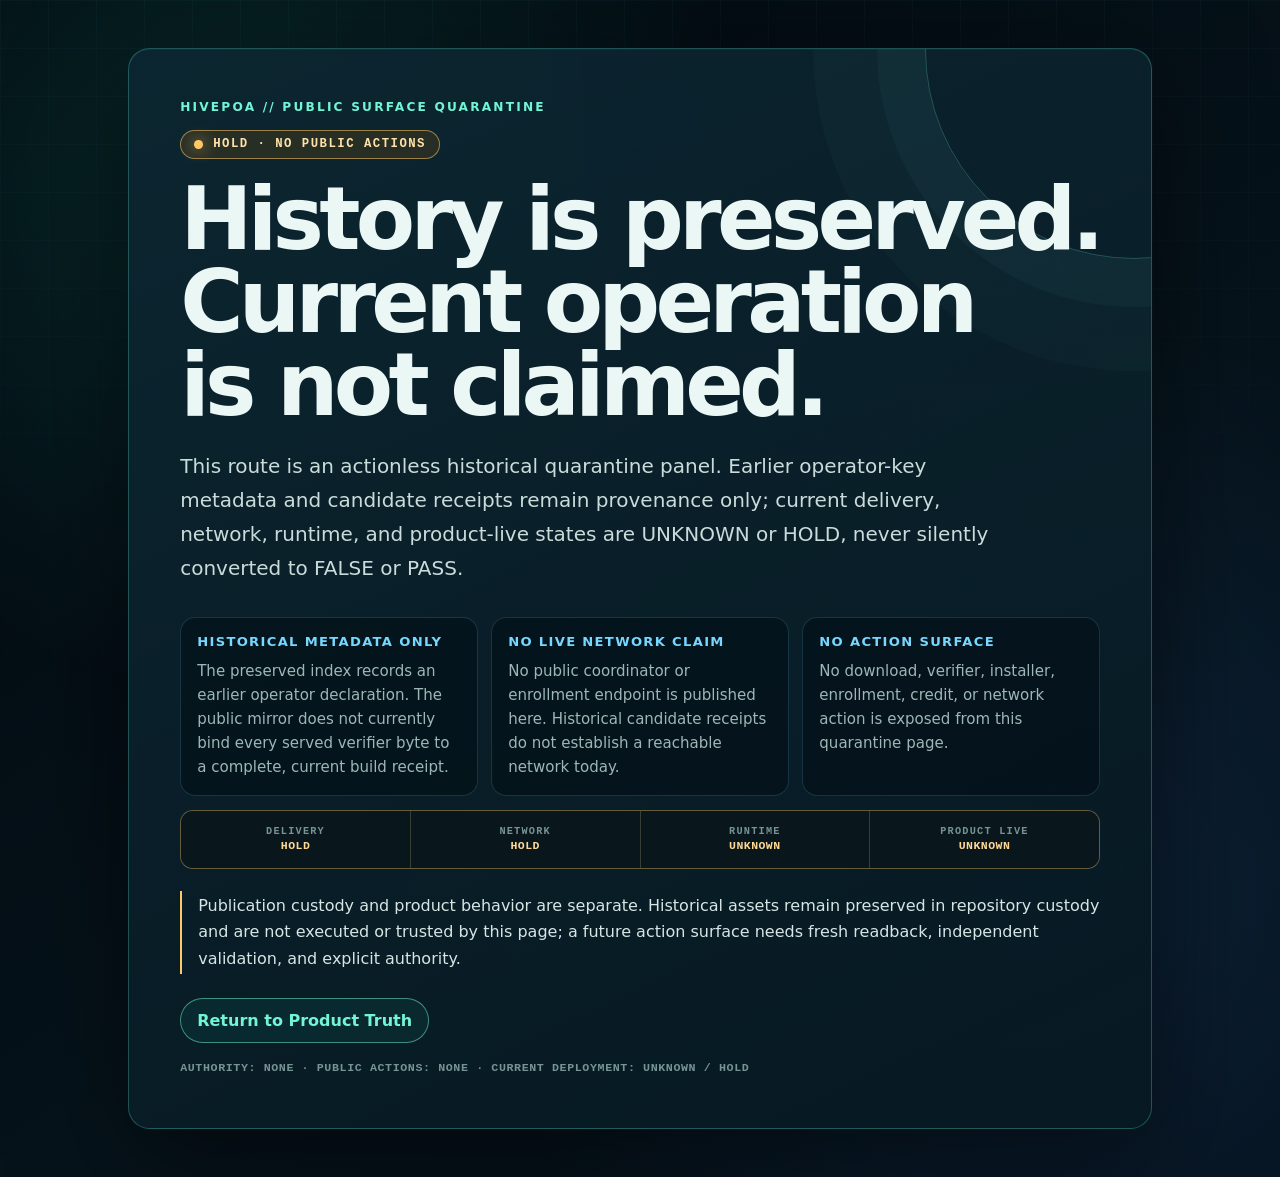
<file: HivePoA/index.html>
<!doctype html>
<html lang="en">
<head>
  <meta charset="utf-8">
  <meta name="viewport" content="width=device-width, initial-scale=1">
  <meta name="robots" content="noindex, nofollow, noarchive, noimageindex">
  <meta name="googlebot" content="noindex, nofollow, noarchive, noimageindex">
  <meta name="referrer" content="no-referrer">
  <meta http-equiv="Content-Security-Policy" content="default-src 'none'; style-src 'unsafe-inline'; base-uri 'none'; form-action 'none'">
  <meta name="theme-color" content="#06131b">
  <title>HivePoA // Public Surface Hold</title>
  <meta name="description" content="HivePoA public distribution and tester-network actions are held. Historical operator-key metadata is preserved, but no current delivery, coordinator, enrollment, execution, or public-network proof is claimed.">
  <meta property="og:title" content="HivePoA // Public Surface Hold">
  <meta property="og:description" content="Historical operator-key release-index metadata only. Public delivery, coordinator, enrollment, execution, runtime, and network availability remain held.">
  <meta property="og:type" content="website">
  <meta name="twitter:card" content="summary">
  <meta name="twitter:title" content="HivePoA // Public Surface Hold">
  <meta name="twitter:description" content="Historical release-index metadata only. No current package, coordinator, enrollment, execution, or public-network claim.">
  <style>
    :root {
      color-scheme: dark;
      --void: #02080e;
      --deep: #06131b;
      --panel: rgba(7, 25, 34, 0.94);
      --line: rgba(90, 234, 206, 0.28);
      --mint: #72f4d7;
      --cyan: #76d7ff;
      --amber: #ffc767;
      --text: #eaf7f5;
      --muted: #9db7b6;
    }
    * { box-sizing: border-box; }
    html { min-height: 100%; background: var(--void); }
    body {
      min-height: 100vh;
      margin: 0;
      display: grid;
      place-items: center;
      overflow-x: hidden;
      padding: clamp(1rem, 4vw, 3rem);
      color: var(--text);
      font-family: Inter, ui-sans-serif, system-ui, -apple-system, BlinkMacSystemFont, "Segoe UI", sans-serif;
      background:
        radial-gradient(circle at 18% 15%, rgba(35, 216, 182, 0.14), transparent 32rem),
        radial-gradient(circle at 82% 76%, rgba(69, 143, 255, 0.13), transparent 36rem),
        linear-gradient(145deg, var(--void), var(--deep) 58%, #041019);
    }
    body::before {
      content: "";
      position: fixed;
      inset: 0;
      pointer-events: none;
      opacity: 0.14;
      background-image:
        linear-gradient(rgba(118, 215, 255, 0.24) 1px, transparent 1px),
        linear-gradient(90deg, rgba(118, 215, 255, 0.24) 1px, transparent 1px);
      background-size: 3rem 3rem;
      mask-image: linear-gradient(to bottom, black, transparent 82%);
    }
    main {
      position: relative;
      isolation: isolate;
      width: min(64rem, 100%);
      border: 1px solid var(--line);
      border-radius: 1.35rem;
      padding: clamp(1.4rem, 4vw, 3.25rem);
      overflow: hidden;
      background: linear-gradient(155deg, rgba(12, 38, 49, 0.96), var(--panel));
      box-shadow: 0 2rem 7rem rgba(0, 0, 0, 0.52), inset 0 1px rgba(255, 255, 255, 0.04);
    }
    main::before {
      content: "";
      position: absolute;
      z-index: -1;
      width: 26rem;
      aspect-ratio: 1;
      right: -12rem;
      top: -13rem;
      border: 1px solid rgba(114, 244, 215, 0.25);
      border-radius: 50%;
      box-shadow:
        0 0 0 3rem rgba(118, 215, 255, 0.035),
        0 0 0 7rem rgba(114, 244, 215, 0.025);
    }
    .eyebrow {
      margin: 0 0 1rem;
      color: var(--mint);
      font-size: 0.76rem;
      font-weight: 800;
      letter-spacing: 0.18em;
      text-transform: uppercase;
    }
    .status {
      display: inline-flex;
      align-items: center;
      gap: 0.65rem;
      margin-bottom: 1.2rem;
      border: 1px solid rgba(255, 199, 103, 0.55);
      border-radius: 999px;
      padding: 0.45rem 0.8rem;
      color: #ffe2aa;
      background: rgba(116, 74, 13, 0.28);
      font: 800 0.77rem/1 ui-monospace, SFMono-Regular, Consolas, monospace;
      letter-spacing: 0.12em;
    }
    .status::before {
      content: "";
      width: 0.55rem;
      height: 0.55rem;
      border-radius: 50%;
      background: var(--amber);
      box-shadow: 0 0 1rem rgba(255, 199, 103, 0.9);
    }
    h1 {
      max-width: 16ch;
      margin: 0;
      font-size: clamp(2.25rem, 7vw, 5.4rem);
      line-height: 0.96;
      letter-spacing: -0.055em;
      text-wrap: balance;
    }
    .lead {
      max-width: 52rem;
      margin: 1.4rem 0 0;
      color: #c9dcda;
      font-size: clamp(1.02rem, 2vw, 1.25rem);
      line-height: 1.7;
    }
    .grid {
      display: grid;
      grid-template-columns: repeat(3, minmax(0, 1fr));
      gap: 0.85rem;
      margin: 2rem 0 0;
    }
    .grid section {
      min-height: 10rem;
      border: 1px solid rgba(118, 215, 255, 0.17);
      border-radius: 0.95rem;
      padding: 1rem;
      background: rgba(1, 11, 17, 0.48);
    }
    h2 {
      margin: 0 0 0.6rem;
      color: var(--cyan);
      font-size: 0.82rem;
      letter-spacing: 0.1em;
      text-transform: uppercase;
    }
    .grid p {
      margin: 0;
      color: var(--muted);
      font-size: 0.94rem;
      line-height: 1.6;
    }
    .telemetry {
      display: grid;
      grid-template-columns: repeat(4, minmax(0, 1fr));
      gap: 1px;
      margin-top: 0.85rem;
      overflow: hidden;
      border: 1px solid rgba(255, 199, 103, 0.22);
      border-radius: 0.8rem;
      background: rgba(255, 199, 103, 0.2);
    }
    .telemetry span {
      padding: 0.8rem;
      color: #ffd994;
      background: #09161c;
      font: 700 0.72rem/1.45 ui-monospace, SFMono-Regular, Consolas, monospace;
      letter-spacing: 0.04em;
      text-align: center;
    }
    .telemetry strong {
      display: block;
      color: #769493;
      font-size: 0.64rem;
      letter-spacing: 0.12em;
    }
    .boundary {
      margin: 1.4rem 0 0;
      border-left: 2px solid var(--amber);
      padding: 0.1rem 0 0.1rem 1rem;
      color: #d7e6e4;
      line-height: 1.65;
    }
    .truth {
      display: inline-flex;
      margin-top: 1.5rem;
      border: 1px solid rgba(114, 244, 215, 0.5);
      border-radius: 999px;
      padding: 0.75rem 1rem;
      color: var(--mint);
      font-weight: 800;
      text-decoration: none;
      background: rgba(21, 108, 94, 0.18);
    }
    .truth:focus-visible,
    .truth:hover {
      outline: 2px solid var(--mint);
      outline-offset: 3px;
      color: #06131b;
      background: var(--mint);
    }
    .foot {
      margin: 1rem 0 0;
      color: #769493;
      font: 600 0.73rem/1.55 ui-monospace, SFMono-Regular, Consolas, monospace;
      letter-spacing: 0.05em;
      text-transform: uppercase;
    }
    @media (max-width: 720px) {
      body { place-items: start center; padding: 0.75rem; }
      main { border-radius: 1rem; padding: 1.3rem; }
      .grid { grid-template-columns: 1fr; }
      .grid section { min-height: 0; }
      .telemetry { grid-template-columns: repeat(2, minmax(0, 1fr)); }
    }
  </style>
</head>
<body>
  <main id="hivepoa-public-hold" aria-labelledby="hold-title">
    <p class="eyebrow">HivePoA // public surface quarantine</p>
    <div class="status" role="status">HOLD · NO PUBLIC ACTIONS</div>
    <h1 id="hold-title">History is preserved. Current operation is not claimed.</h1>
    <p class="lead">This route is an actionless historical quarantine panel. Earlier operator-key metadata and candidate receipts remain provenance only; current delivery, network, runtime, and product-live states are UNKNOWN or HOLD, never silently converted to FALSE or PASS.</p>

    <div class="grid">
      <section>
        <h2>Historical metadata only</h2>
        <p>The preserved index records an earlier operator declaration. The public mirror does not currently bind every served verifier byte to a complete, current build receipt.</p>
      </section>
      <section>
        <h2>No live network claim</h2>
        <p>No public coordinator or enrollment endpoint is published here. Historical candidate receipts do not establish a reachable network today.</p>
      </section>
      <section>
        <h2>No action surface</h2>
        <p>No download, verifier, installer, enrollment, credit, or network action is exposed from this quarantine page.</p>
      </section>
    </div>

    <div class="telemetry" aria-label="Current HivePoA public status">
      <span><strong>DELIVERY</strong>HOLD</span>
      <span><strong>NETWORK</strong>HOLD</span>
      <span><strong>RUNTIME</strong>UNKNOWN</span>
      <span><strong>PRODUCT LIVE</strong>UNKNOWN</span>
    </div>

    <p class="boundary">Publication custody and product behavior are separate. Historical assets remain preserved in repository custody and are not executed or trusted by this page; a future action surface needs fresh readback, independent validation, and explicit authority.</p>
    <a class="truth" href="/#product-truth">Return to Product Truth</a>
    <p class="foot">Authority: none · public actions: none · current deployment: unknown / hold</p>
  </main>
</body>
</html>
</file>
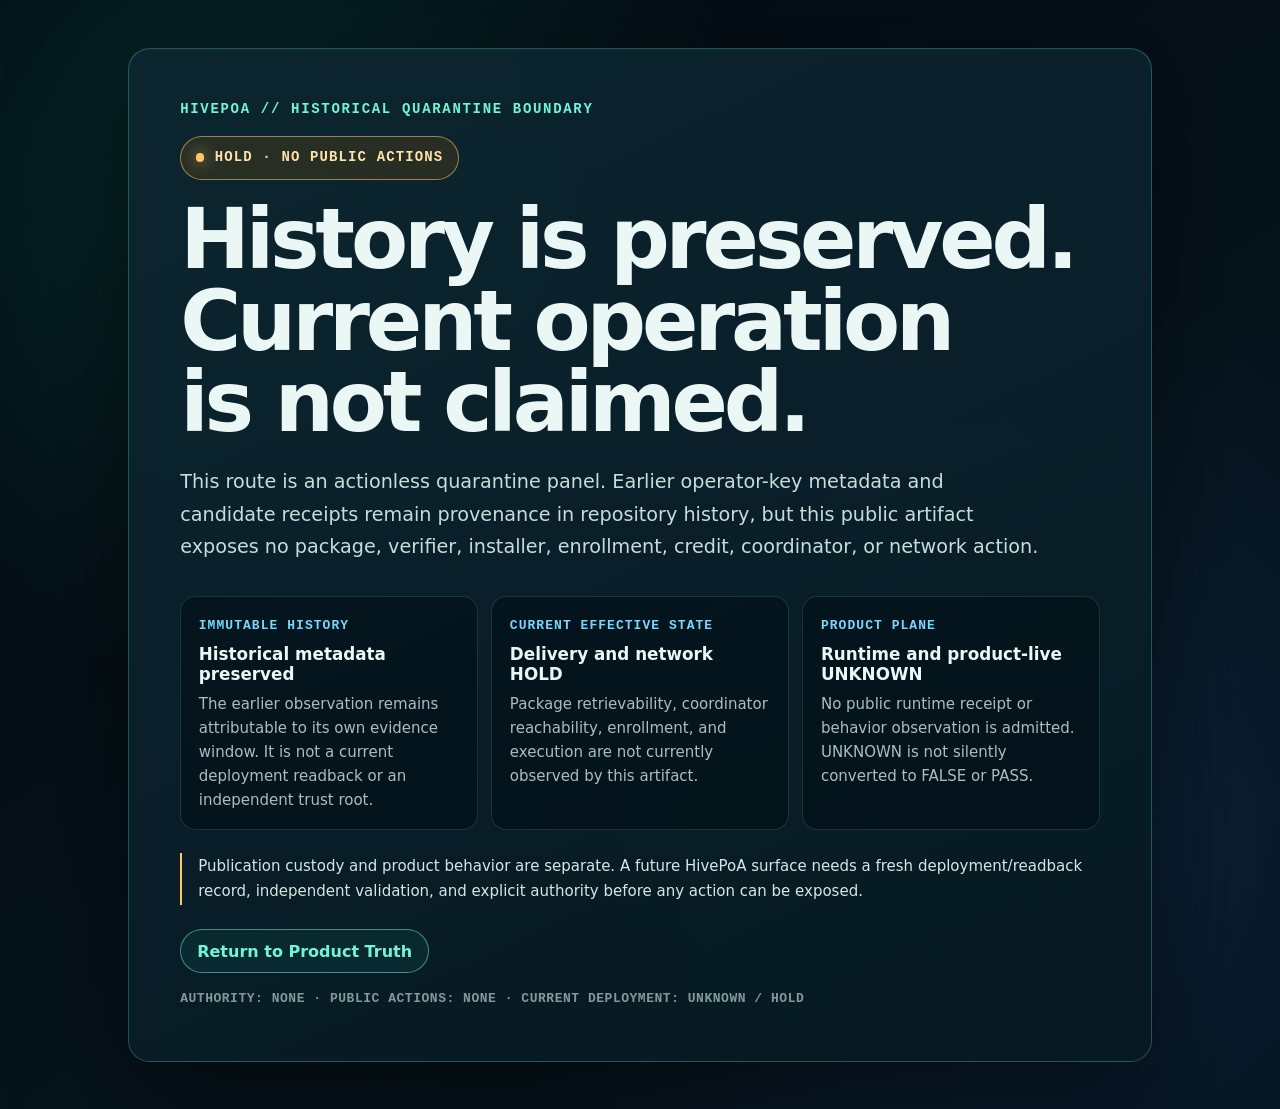
<file: .github/pages-templates/hivepoa-quarantine.html>
<!doctype html>
<html lang="en">
<head>
  <meta charset="utf-8">
  <meta name="viewport" content="width=device-width, initial-scale=1">
  <meta name="robots" content="noindex, nofollow, noarchive, noimageindex">
  <meta name="referrer" content="no-referrer">
  <meta http-equiv="Content-Security-Policy" content="default-src 'none'; style-src 'unsafe-inline'; base-uri 'none'; form-action 'none'">
  <meta name="color-scheme" content="dark">
  <meta name="theme-color" content="#06131b">
  <title>HivePoA // Historical Boundary Hold</title>
  <meta name="description" content="HivePoA public actions are quarantined. Historical provenance is preserved; current delivery, coordinator, enrollment, execution, runtime, and product-live states are not observed.">
  <style>
    :root { color-scheme: dark; --void:#02080e; --deep:#06131b; --line:rgba(90,234,206,.28); --mint:#72f4d7; --cyan:#76d7ff; --amber:#ffc767; --text:#eaf7f5; --muted:#a8bfbe; }
    * { box-sizing: border-box; }
    html { min-height: 100%; background: var(--void); }
    body { min-height:100vh; margin:0; display:grid; place-items:center; padding:clamp(1rem,4vw,3rem); color:var(--text); font-family:Inter,ui-sans-serif,system-ui,-apple-system,BlinkMacSystemFont,"Segoe UI",sans-serif; background:radial-gradient(circle at 18% 15%,rgba(35,216,182,.14),transparent 32rem),radial-gradient(circle at 82% 76%,rgba(69,143,255,.13),transparent 36rem),linear-gradient(145deg,var(--void),var(--deep) 58%,#041019); }
    main { width:min(64rem,100%); padding:clamp(1.4rem,4vw,3.25rem); overflow:hidden; border:1px solid var(--line); border-radius:1.35rem; background:linear-gradient(155deg,rgba(12,38,49,.96),rgba(7,25,34,.96)); box-shadow:0 2rem 7rem rgba(0,0,0,.52),inset 0 1px rgba(255,255,255,.04); }
    .eyebrow { margin:0 0 1rem; color:var(--mint); font:800 .875rem/1.4 ui-monospace,SFMono-Regular,Consolas,monospace; letter-spacing:.12em; text-transform:uppercase; }
    .status { display:inline-flex; align-items:center; gap:.65rem; min-height:2.75rem; margin-bottom:1.2rem; padding:.55rem .9rem; border:1px solid rgba(255,199,103,.55); border-radius:999px; color:#ffe2aa; background:rgba(116,74,13,.28); font:800 .875rem/1.2 ui-monospace,SFMono-Regular,Consolas,monospace; letter-spacing:.08em; }
    .status::before { width:.55rem; height:.55rem; border-radius:50%; content:""; background:var(--amber); box-shadow:0 0 1rem rgba(255,199,103,.9); }
    h1 { max-width:17ch; margin:0; font-size:clamp(2.25rem,7vw,5.2rem); line-height:.98; letter-spacing:-.05em; text-wrap:balance; }
    .lead { max-width:54rem; margin:1.4rem 0 0; color:#c9dcda; font-size:clamp(1rem,2vw,1.2rem); line-height:1.7; }
    .grid { display:grid; grid-template-columns:repeat(3,minmax(0,1fr)); gap:.85rem; margin-top:2rem; }
    .grid article { padding:1.1rem; border:1px solid rgba(118,215,255,.17); border-radius:.95rem; background:rgba(1,11,17,.48); }
    .grid span { color:var(--cyan); font:800 .8125rem/1.4 ui-monospace,SFMono-Regular,Consolas,monospace; letter-spacing:.08em; }
    .grid strong { display:block; margin-top:.55rem; font-size:1.05rem; }
    .grid p { margin:.45rem 0 0; color:var(--muted); font-size:.9375rem; line-height:1.6; }
    .boundary { margin:1.4rem 0 0; padding:.1rem 0 .1rem 1rem; border-left:2px solid var(--amber); color:#d7e6e4; font-size:.9375rem; line-height:1.65; }
    a { display:inline-flex; align-items:center; min-height:2.75rem; margin-top:1.5rem; padding:.7rem 1rem; border:1px solid rgba(114,244,215,.5); border-radius:999px; color:var(--mint); background:rgba(21,108,94,.18); font-weight:800; text-decoration:none; }
    a:hover,a:focus-visible { outline:3px solid var(--mint); outline-offset:3px; color:#06131b; background:var(--mint); }
    .foot { margin:1rem 0 0; color:#809b99; font:700 .8125rem/1.55 ui-monospace,SFMono-Regular,Consolas,monospace; letter-spacing:.04em; text-transform:uppercase; }
    @media (max-width:45rem) { body{place-items:start center;padding:.75rem}.grid{grid-template-columns:1fr}main{border-radius:1rem;padding:1.3rem} }
  </style>
</head>
<body>
  <main aria-labelledby="hold-title">
    <p class="eyebrow">HivePoA // historical quarantine boundary</p>
    <div class="status" role="status">HOLD · NO PUBLIC ACTIONS</div>
    <h1 id="hold-title">History is preserved. Current operation is not claimed.</h1>
    <p class="lead">This route is an actionless quarantine panel. Earlier operator-key metadata and candidate receipts remain provenance in repository history, but this public artifact exposes no package, verifier, installer, enrollment, credit, coordinator, or network action.</p>
    <div class="grid">
      <article><span>IMMUTABLE HISTORY</span><strong>Historical metadata preserved</strong><p>The earlier observation remains attributable to its own evidence window. It is not a current deployment readback or an independent trust root.</p></article>
      <article><span>CURRENT EFFECTIVE STATE</span><strong>Delivery and network HOLD</strong><p>Package retrievability, coordinator reachability, enrollment, and execution are not currently observed by this artifact.</p></article>
      <article><span>PRODUCT PLANE</span><strong>Runtime and product-live UNKNOWN</strong><p>No public runtime receipt or behavior observation is admitted. UNKNOWN is not silently converted to FALSE or PASS.</p></article>
    </div>
    <p class="boundary">Publication custody and product behavior are separate. A future HivePoA surface needs a fresh deployment/readback record, independent validation, and explicit authority before any action can be exposed.</p>
    <a href="/#product-truth">Return to Product Truth</a>
    <p class="foot">Authority: none · public actions: none · current deployment: unknown / hold</p>
  </main>
</body>
</html>
</file>
<file: hub-assets/hub.css>
:root {
  --bg: #05070d;
  --bg-deep: #02040a;
  --surface: rgba(13, 18, 30, 0.82);
  --surface-strong: #111827;
  --surface-soft: rgba(19, 27, 43, 0.58);
  --line: rgba(169, 195, 224, 0.16);
  --line-strong: rgba(160, 216, 255, 0.34);
  --text: #f5f8fc;
  --muted: #a8b6ca;
  --dim: #91a1b7;
  --cyan: #68e4ff;
  --cyan-bright: #b9f5ff;
  --blue: #6d8dff;
  --violet: #af7bff;
  --magenta: #f079cf;
  --green: #71f6bc;
  --amber: #ffd27a;
  --danger: #ff8d9a;
  --shadow: 0 32px 90px rgba(0, 0, 0, 0.42);
  --radius: 1.25rem;
  --shell: min(92rem, calc(100vw - 3rem));
  --topbar-height: 5.25rem;
  --sans: "Segoe UI Variable Text", "Segoe UI", ui-sans-serif, system-ui, -apple-system, BlinkMacSystemFont, sans-serif;
  --mono: "SFMono-Regular", "Cascadia Code", "Roboto Mono", Consolas, monospace;
}

* {
  box-sizing: border-box;
}

html {
  scroll-behavior: smooth;
  scroll-padding-top: calc(var(--topbar-height) + 3.75rem);
  overflow-x: clip;
  background: var(--bg);
}

body {
  margin: 0;
  overflow-x: clip;
  color: var(--text);
  background:
    radial-gradient(circle at 13% 3%, rgba(67, 112, 255, 0.16), transparent 31rem),
    radial-gradient(circle at 90% 32%, rgba(104, 228, 255, 0.08), transparent 34rem),
    linear-gradient(180deg, #070b13 0%, var(--bg) 34%, #060911 70%, var(--bg-deep) 100%);
  font-family: var(--sans);
  font-size: 1rem;
  line-height: 1.55;
  text-rendering: optimizeLegibility;
  -webkit-font-smoothing: antialiased;
}

body::before {
  position: fixed;
  z-index: -2;
  inset: 0;
  pointer-events: none;
  content: "";
  opacity: 0.2;
  background-image:
    repeating-linear-gradient(0deg, transparent 0, transparent 3px, rgba(255, 255, 255, 0.018) 4px),
    repeating-linear-gradient(90deg, transparent 0, transparent 5px, rgba(255, 255, 255, 0.012) 6px);
  mask-image: linear-gradient(to bottom, #000, transparent 80%);
}

a {
  color: inherit;
  text-decoration-thickness: 0.08em;
  text-underline-offset: 0.2em;
}

button,
a {
  -webkit-tap-highlight-color: transparent;
}

button,
input {
  font: inherit;
}

button:focus-visible,
a:focus-visible {
  outline: 3px solid var(--cyan);
  outline-offset: 4px;
}

code {
  font-family: var(--mono);
  font-size: 0.88em;
  overflow-wrap: anywhere;
}

.field-canvas {
  position: fixed;
  z-index: -3;
  inset: 0;
  width: 100%;
  height: 100%;
  opacity: 0.52;
  pointer-events: none;
}

.ambient {
  position: fixed;
  z-index: -2;
  width: 30rem;
  height: 30rem;
  border-radius: 50%;
  pointer-events: none;
  filter: blur(90px);
  opacity: 0.13;
}

.ambient-a {
  top: 18vh;
  left: -18rem;
  background: var(--blue);
}

.ambient-b {
  right: -18rem;
  bottom: 12vh;
  background: var(--cyan);
}

.skip-link {
  position: fixed;
  z-index: 100;
  top: 0.75rem;
  left: 0.75rem;
  padding: 0.7rem 1rem;
  border: 1px solid var(--cyan);
  border-radius: 0.55rem;
  color: var(--bg);
  background: var(--cyan-bright);
  font-weight: 800;
  transform: translateY(-150%);
}

.skip-link:focus {
  transform: translateY(0);
}

.section-shell {
  width: var(--shell);
  margin-inline: auto;
}

.section-pad {
  padding-block: clamp(5rem, 9vw, 9rem);
}

section[id] {
  scroll-margin-top: 0;
}

/* Anchored sections keep real layout geometry before first activation. */
.truth-strip,
.systems,
.organism,
.ide-release,
.anatomy,
.pipeline,
.mission,
.tester,
.access,
.site-footer {
  content-visibility: visible;
  contain-intrinsic-size: none;
}

.truth-strip {
  contain-intrinsic-size: none;
}

.anatomy.is-render-primed,
body.galaxy-fullscreen-open .anatomy {
  content-visibility: visible;
}

.hero-system,
.hero-support {
  contain: layout style;
}

.topbar {
  position: sticky;
  z-index: 50;
  top: 0;
  display: grid;
  grid-template-columns: minmax(13rem, 1fr) auto minmax(13rem, 1fr);
  align-items: center;
  gap: 1.5rem;
  width: 100%;
  min-height: 5.25rem;
  padding: 0.75rem max(1.5rem, calc((100vw - 92rem) / 2));
  border-bottom: 1px solid rgba(177, 211, 240, 0.12);
  background: rgba(5, 7, 13, 0.72);
  box-shadow: 0 1rem 3rem rgba(0, 0, 0, 0.14);
  backdrop-filter: blur(22px) saturate(140%);
  transition: background 220ms ease, min-height 220ms ease;
}

.topbar.is-scrolled {
  min-height: 4.5rem;
  background: rgba(5, 7, 13, 0.9);
}

.brand-lockup,
.footer-brand {
  display: inline-flex;
  align-items: center;
  gap: 0.8rem;
  width: fit-content;
  text-decoration: none;
}

.brand-mark {
  position: relative;
  display: grid;
  place-items: center;
  width: 2.3rem;
  height: 2.3rem;
  border: 1px solid rgba(104, 228, 255, 0.55);
  border-radius: 0.7rem 0.25rem 0.7rem 0.25rem;
  background: linear-gradient(145deg, rgba(104, 228, 255, 0.18), rgba(109, 141, 255, 0.05));
  box-shadow: inset 0 0 1.5rem rgba(104, 228, 255, 0.08), 0 0 2rem rgba(104, 228, 255, 0.08);
  transform: rotate(45deg);
}

.brand-mark i {
  position: absolute;
  width: 1.1rem;
  height: 1px;
  background: var(--cyan);
  box-shadow: 0 0 0.6rem rgba(104, 228, 255, 0.8);
}

.brand-mark i:nth-child(2) {
  transform: rotate(60deg);
}

.brand-mark i:nth-child(3) {
  transform: rotate(-60deg);
}

.brand-mark.small {
  width: 1.9rem;
  height: 1.9rem;
}

.brand-copy,
.footer-brand > div {
  display: grid;
  line-height: 1.05;
}

.brand-copy strong,
.footer-brand strong {
  font-size: 0.94rem;
  letter-spacing: 0.03em;
}

.brand-copy small,
.footer-brand small {
  margin-top: 0.35rem;
  color: var(--dim);
  font-family: var(--mono);
  font-size: 0.58rem;
  letter-spacing: 0.16em;
  text-transform: uppercase;
}

.primary-nav {
  display: flex;
  align-items: center;
  gap: 0.2rem;
  padding: 0.3rem;
  border: 1px solid rgba(177, 211, 240, 0.1);
  border-radius: 999px;
  background: rgba(255, 255, 255, 0.025);
}

.primary-nav a {
  position: relative;
  display: inline-flex;
  align-items: center;
  justify-content: center;
  min-height: 2.75rem;
  padding: 0.55rem 0.8rem;
  border-radius: 999px;
  color: var(--muted);
  font-size: 0.77rem;
  font-weight: 650;
  letter-spacing: 0.015em;
  text-decoration: none;
  transition: color 180ms ease, background 180ms ease;
}

.primary-nav a[aria-current="true"] {
  color: var(--text);
  background: rgba(104, 228, 255, 0.09);
}

.primary-nav a[aria-current="true"] {
  background: rgba(104, 228, 255, 0.14);
  box-shadow: inset 0 -2px rgba(104, 228, 255, 0.8);
}

@media (hover: hover) and (pointer: fine) {
  .primary-nav a:hover {
    color: var(--text);
    background: rgba(104, 228, 255, 0.09);
  }
}

.topbar-tools {
  display: flex;
  align-items: center;
  justify-content: flex-end;
  gap: 0.75rem;
  min-width: 0;
  white-space: nowrap;
}

.source-badge {
  display: inline-flex;
  align-items: center;
  gap: 0.5rem;
  color: #c8d4e4;
  font-family: var(--mono);
  font-size: 0.62rem;
  letter-spacing: 0.08em;
  text-transform: uppercase;
  white-space: nowrap;
}

.pulse-dot {
  width: 0.48rem;
  height: 0.48rem;
  border: 1px solid rgba(113, 246, 188, 0.7);
  border-radius: 50%;
  background: var(--green);
  box-shadow: 0 0 0 0 rgba(113, 246, 188, 0.3), 0 0 0.7rem rgba(113, 246, 188, 0.65);
  animation: status-pulse 2.4s ease-out infinite;
}

.motion-toggle {
  min-height: 2.75rem;
  padding: 0.55rem 0.75rem;
  border: 1px solid rgba(177, 211, 240, 0.18);
  border-radius: 0.55rem;
  color: var(--muted);
  background: transparent;
  font-size: 0.68rem;
  cursor: pointer;
  white-space: nowrap;
}

.motion-toggle:disabled {
  color: var(--dim);
  cursor: not-allowed;
  opacity: 0.82;
}

.motion-toggle:hover:not(:disabled) {
  color: var(--text);
  border-color: rgba(104, 228, 255, 0.45);
}

.hero {
  display: grid;
  grid-template-columns: minmax(0, 0.92fr) minmax(28rem, 1.08fr);
  align-items: center;
  gap: clamp(2rem, 5vw, 6rem);
  min-height: min(52rem, calc(100svh - 5.25rem));
  padding-block: clamp(5rem, 10vh, 8rem);
}

.hero-copy {
  position: relative;
  z-index: 2;
  max-width: 44rem;
}

.eyebrow {
  margin: 0 0 1rem;
  color: var(--cyan-bright);
  font-family: var(--mono);
  font-size: 0.7rem;
  font-weight: 700;
  letter-spacing: 0.14em;
  text-transform: uppercase;
}

.hero-copy > .eyebrow {
  display: flex;
  gap: 1rem;
  color: var(--muted);
}

.hero-copy > .eyebrow span:first-child {
  color: var(--cyan);
}

h1,
h2,
h3,
p {
  text-wrap: pretty;
}

h1,
h2,
h3 {
  margin-top: 0;
  line-height: 1.03;
  letter-spacing: -0.045em;
}

h1 {
  max-width: 12ch;
  margin-bottom: 1.5rem;
  font-size: clamp(3.45rem, 6.1vw, 6.6rem);
  font-weight: 720;
  text-shadow: 0 1rem 4rem rgba(109, 141, 255, 0.13);
}

h2 {
  margin-bottom: 1.25rem;
  font-size: clamp(2.4rem, 4.5vw, 4.85rem);
  font-weight: 680;
}

h3 {
  font-size: clamp(1.45rem, 2.3vw, 2.25rem);
  font-weight: 660;
}

.hero-lede {
  max-width: 41rem;
  margin: 0;
  color: #bdc9da;
  font-size: clamp(1.06rem, 1.45vw, 1.32rem);
  line-height: 1.75;
}

.hero-actions,
.access-actions,
.release-actions,
.tester-cta > div:last-child {
  display: flex;
  flex-wrap: wrap;
  align-items: center;
  gap: 0.75rem;
  margin-top: 2rem;
}

.button {
  display: inline-flex;
  align-items: center;
  justify-content: center;
  gap: 0.65rem;
  min-height: 3.15rem;
  padding: 0.75rem 1.05rem;
  border: 1px solid rgba(177, 211, 240, 0.19);
  border-radius: 0.7rem;
  color: var(--text);
  background: rgba(255, 255, 255, 0.035);
  font-size: 0.86rem;
  font-weight: 750;
  text-decoration: none;
  transition: transform 180ms ease, border-color 180ms ease, background 180ms ease, box-shadow 180ms ease;
}

.button:hover {
  border-color: rgba(104, 228, 255, 0.5);
  transform: translateY(-2px);
}

.button-primary {
  border-color: rgba(104, 228, 255, 0.55);
  color: #041016;
  background: linear-gradient(135deg, var(--cyan-bright), #6fdcf6 55%, #88aaff);
  box-shadow: 0 0.75rem 2.5rem rgba(104, 228, 255, 0.16), inset 0 1px rgba(255, 255, 255, 0.75);
}

.button-primary:hover {
  border-color: #fff;
  box-shadow: 0 1rem 3rem rgba(104, 228, 255, 0.25), inset 0 1px rgba(255, 255, 255, 0.85);
}

.button-quiet small {
  padding-left: 0.65rem;
  border-left: 1px solid rgba(177, 211, 240, 0.18);
  color: var(--dim);
  font-family: var(--mono);
  font-size: 0.66rem;
  letter-spacing: 0.08em;
  text-transform: uppercase;
}

.button.is-disabled {
  color: var(--dim);
  background: rgba(255, 255, 255, 0.04);
  border-color: var(--line);
  box-shadow: none;
  pointer-events: none;
}

.microcopy {
  margin: 1rem 0 0;
  color: var(--dim);
  font-size: 0.78rem;
}

.microcopy code {
  color: #9aaac0;
}

.hero-system {
  position: relative;
  min-height: 39rem;
  overflow: clip;
  border-radius: 2rem;
  isolation: isolate;
}

.hero-system::before {
  position: absolute;
  z-index: -2;
  inset: 10% 3%;
  border-radius: 50%;
  background: radial-gradient(circle, rgba(76, 148, 255, 0.15), rgba(85, 82, 180, 0.07) 38%, transparent 70%);
  filter: blur(12px);
  content: "";
}

.stage-grid,
.map-grid {
  position: absolute;
  inset: 3%;
  opacity: 0.16;
  background-image:
    linear-gradient(rgba(104, 228, 255, 0.09) 1px, transparent 1px),
    linear-gradient(90deg, rgba(104, 228, 255, 0.09) 1px, transparent 1px);
  background-size: 3rem 3rem;
  mask-image: radial-gradient(circle, #000 25%, transparent 73%);
  transform: perspective(38rem) rotateX(64deg) translateY(28%);
}

.stage-lattice {
  position: absolute;
  z-index: -1;
  inset: 8% 5%;
  opacity: 0.22;
  filter: drop-shadow(0 0 1.2rem rgba(104, 228, 255, 0.08));
}

.stage-lattice::before,
.stage-lattice::after {
  position: absolute;
  height: 1px;
  background: linear-gradient(90deg, transparent, rgba(104, 228, 255, 0.22), rgba(175, 123, 255, 0.16), transparent);
  content: "";
  transform-origin: left center;
}

.stage-lattice::before {
  top: 31%;
  left: 17%;
  width: 66%;
  transform: rotate(29deg);
}

.stage-lattice::after {
  top: 68%;
  left: 18%;
  width: 65%;
  transform: rotate(-27deg);
}

.stage-lattice i {
  position: absolute;
  width: clamp(3rem, 5vw, 4.8rem);
  aspect-ratio: 1;
  background: linear-gradient(145deg, rgba(104, 228, 255, 0.2), rgba(175, 123, 255, 0.08));
  clip-path: polygon(25% 6.7%, 75% 6.7%, 100% 50%, 75% 93.3%, 25% 93.3%, 0 50%);
}

.stage-lattice i::after {
  position: absolute;
  inset: 1px;
  background: rgba(6, 10, 19, 0.78);
  clip-path: inherit;
  content: "";
}

.stage-lattice i:nth-child(1) { top: 2%; left: 43%; }
.stage-lattice i:nth-child(2) { top: 24%; left: 66%; }
.stage-lattice i:nth-child(3) { top: 53%; left: 77%; }
.stage-lattice i:nth-child(4) { bottom: 2%; left: 48%; }
.stage-lattice i:nth-child(5) { top: 57%; left: 17%; }
.stage-lattice i:nth-child(6) { top: 26%; left: 4%; }
.stage-lattice i:nth-child(7) { top: 42%; left: 46%; width: clamp(4rem, 7vw, 6.4rem); }

.orbit {
  position: absolute;
  top: 50%;
  left: 50%;
  border: 1px solid rgba(104, 228, 255, 0.1);
  border-radius: 50%;
  transform: translate(-50%, -50%) rotate(-13deg);
}

.orbit::before,
.orbit::after {
  position: absolute;
  width: 0.45rem;
  height: 0.45rem;
  border-radius: 50%;
  background: var(--cyan);
  box-shadow: 0 0 1rem var(--cyan);
  content: "";
}

.orbit::before {
  top: 12%;
  left: 19%;
}

.orbit::after {
  right: 13%;
  bottom: 20%;
  background: var(--violet);
  box-shadow: 0 0 1rem var(--violet);
}

.orbit-one {
  width: 88%;
  aspect-ratio: 1;
  animation: centered-orbit-spin 24s linear infinite;
}

.orbit-two {
  width: 61%;
  aspect-ratio: 1;
  border-style: dashed;
  border-color: rgba(175, 123, 255, 0.13);
  animation: orbit-drift-reverse 18s linear infinite;
}

.system-core {
  position: absolute;
  display: flex;
  flex-direction: column;
  justify-content: center;
  width: clamp(13rem, 24vw, 18rem);
  aspect-ratio: 1.25;
  padding: 2rem;
  overflow: hidden;
  border: 1px solid rgba(176, 215, 255, 0.25);
  border-radius: 48% 52% 45% 55% / 54% 42% 58% 46%;
  background:
    linear-gradient(145deg, rgba(19, 30, 52, 0.96), rgba(8, 13, 25, 0.87)),
    var(--surface);
  box-shadow: inset 0 0 3rem rgba(104, 228, 255, 0.07), var(--shadow);
  backdrop-filter: blur(18px);
}

.system-core::before {
  position: absolute;
  inset: -50%;
  background: conic-gradient(from 90deg, transparent, rgba(104, 228, 255, 0.12), transparent 24%);
  animation: core-scan 10s linear infinite;
  content: "";
}

.system-core > * {
  position: relative;
  z-index: 1;
}

.system-core strong {
  margin: 0.3rem 0 0.45rem;
  font-size: clamp(2rem, 3vw, 3.15rem);
  letter-spacing: -0.05em;
}

.system-core > span:last-child {
  color: var(--muted);
  font-size: 0.78rem;
}

.core-kicker {
  color: var(--cyan);
  font-family: var(--mono);
  font-size: 0.67rem;
  font-weight: 800;
  letter-spacing: 0.15em;
  text-transform: uppercase;
}

.core-ai {
  top: 15%;
  left: 3%;
  transform: rotate(-3deg);
}

.core-poa {
  right: 2%;
  bottom: 15%;
  border-color: rgba(175, 123, 255, 0.3);
  box-shadow: inset 0 0 3rem rgba(175, 123, 255, 0.08), var(--shadow);
  transform: rotate(3deg);
}

.core-poa .core-kicker {
  color: #d2b3ff;
}

.satellite-core {
  position: absolute;
  z-index: 3;
  display: grid;
  place-content: center;
  width: 5.8rem;
  aspect-ratio: 1;
  border: 1px solid rgba(173, 218, 255, 0.28);
  border-radius: 50%;
  color: var(--text);
  background: radial-gradient(circle, rgba(19, 34, 57, 0.96), rgba(5, 10, 20, 0.84) 68%, transparent 70%);
  box-shadow: inset 0 0 1.4rem rgba(104, 228, 255, 0.08), 0 0 2rem rgba(104, 228, 255, 0.06);
  text-align: center;
}

.satellite-core::before {
  position: absolute;
  inset: -0.55rem;
  border: 1px dashed rgba(104, 228, 255, 0.16);
  border-radius: inherit;
  content: "";
  animation: ring-spin 24s linear infinite;
}

.satellite-core span,
.satellite-core strong {
  position: relative;
  z-index: 1;
}

.satellite-core span {
  color: var(--dim);
  font-family: var(--mono);
  font-size: 0.58rem;
  font-weight: 800;
  letter-spacing: 0.12em;
  text-transform: uppercase;
}

.satellite-core strong {
  margin-top: 0.18rem;
  font-size: 0.85rem;
  letter-spacing: 0.02em;
}

.satellite-neura { top: 4%; right: 18%; }
.satellite-ide { right: 1%; bottom: 4%; }
.satellite-memory { bottom: 2%; left: 17%; }
.satellite-pool { top: 7%; left: 1%; }

.hero-copy h1 span {
  color: transparent;
  background: linear-gradient(92deg, #ffffff 4%, var(--cyan-bright) 43%, #cbbcff 78%, #ffffff 100%);
  background-clip: text;
  -webkit-background-clip: text;
}

.microcopy a {
  color: var(--cyan-bright);
  text-decoration: none;
}

.source-badge .pulse-dot {
  background: var(--cyan);
  box-shadow: 0 0 0.75rem rgba(104, 228, 255, 0.75);
  animation: none;
}

.source-badge[data-state="blocked"] {
  border-color: rgba(255, 141, 154, 0.28);
  color: #ffc1c8;
}

.source-badge[data-state="blocked"] .pulse-dot {
  background: var(--danger);
  box-shadow: 0 0 0.75rem rgba(255, 141, 154, 0.72);
}

.source-badge[data-state="stale"] {
  color: var(--muted);
}

.source-badge[data-state="stale"] .pulse-dot {
  background: var(--amber);
  box-shadow: 0 0 0.75rem rgba(255, 210, 122, 0.62);
}

.bridge {
  position: absolute;
  z-index: -1;
  top: 49%;
  left: 38%;
  width: 31%;
  height: 1px;
  background: linear-gradient(90deg, var(--cyan), rgba(255, 255, 255, 0.12), var(--violet));
  transform: rotate(16deg);
  transform-origin: center;
}

.bridge span {
  position: absolute;
  top: -0.2rem;
  width: 0.4rem;
  height: 0.4rem;
  border-radius: 50%;
  background: #fff;
  box-shadow: 0 0 1rem var(--cyan);
  animation: packet-flow 3.2s ease-in-out infinite;
}

.bridge-b {
  top: 55%;
  transform: rotate(16deg) translateY(1.2rem);
  opacity: 0.5;
}

.bridge-b span {
  animation-delay: -1.6s;
}

.stage-label {
  position: absolute;
  display: inline-flex;
  align-items: center;
  gap: 0.45rem;
  color: var(--dim);
  font-family: var(--mono);
  font-size: 0.67rem;
  letter-spacing: 0.1em;
  text-transform: uppercase;
}

.stage-label span {
  width: 0.35rem;
  height: 0.35rem;
  border-radius: 50%;
  background: var(--cyan);
  box-shadow: 0 0 0.6rem var(--cyan);
}

.stage-label-a {
  top: 17%;
  right: 9%;
}

.stage-label-b {
  bottom: 15%;
  left: 7%;
}

.stage-label-b span {
  background: var(--violet);
  box-shadow: 0 0 0.6rem var(--violet);
}

.stage-readout {
  position: absolute;
  right: 5%;
  bottom: 2%;
  display: grid;
  grid-template-columns: auto auto;
  gap: 0.25rem 0.8rem;
  min-width: 15rem;
  padding: 0.9rem 1rem;
  border: 1px solid var(--line);
  border-radius: 0.7rem;
  background: rgba(6, 9, 17, 0.76);
  box-shadow: 0 1rem 3rem rgba(0, 0, 0, 0.25);
  backdrop-filter: blur(15px);
}

.stage-readout span {
  color: var(--dim);
  font-family: var(--mono);
  font-size: 0.64rem;
  letter-spacing: 0.1em;
  text-transform: uppercase;
}

.stage-readout strong {
  color: #dce6f2;
  font-size: 0.72rem;
  text-align: right;
}

.stage-readout i {
  grid-column: 1 / -1;
  height: 1px;
  margin-block: 0.2rem;
  background: linear-gradient(90deg, transparent, var(--line-strong), transparent);
}

.truth-strip {
  display: grid;
  grid-template-columns: minmax(14rem, 1.2fr) minmax(35rem, 3fr) auto;
  align-items: center;
  gap: 2rem;
  width: var(--shell);
  margin: 0 auto;
  padding: 1rem 1.25rem;
  border-block: 1px solid var(--line);
  background: linear-gradient(90deg, transparent, rgba(104, 228, 255, 0.025), transparent);
}

.truth-intro {
  display: flex;
  align-items: center;
  gap: 0.8rem;
}

.truth-intro > div {
  display: grid;
}

.truth-intro strong {
  font-size: 0.74rem;
}

.truth-intro span:last-child {
  margin-top: 0.18rem;
  color: var(--dim);
  font-family: var(--mono);
  font-size: 0.68rem;
}

.signal-bars {
  display: flex;
  align-items: end;
  gap: 0.16rem;
  height: 1.15rem;
}

.signal-bars i {
  display: block;
  width: 0.18rem;
  height: 35%;
  border-radius: 2px;
  background: var(--cyan);
  box-shadow: 0 0 0.5rem rgba(104, 228, 255, 0.45);
}

.signal-bars i:nth-child(2) { height: 65%; }
.signal-bars i:nth-child(3) { height: 100%; }
.signal-bars i:nth-child(4) { height: 52%; }

.truth-stats {
  display: grid;
  grid-template-columns: repeat(5, 1fr);
  gap: 0.5rem;
  margin: 0;
}

.truth-stats div {
  padding-inline: 1rem;
  border-left: 1px solid var(--line);
}

.truth-stats dt {
  color: var(--text);
  font-family: var(--mono);
  font-size: 1.12rem;
  font-weight: 750;
}

.truth-stats dd {
  margin: 0.2rem 0 0;
  color: var(--dim);
  font-size: 0.7rem;
  letter-spacing: 0.06em;
  text-transform: uppercase;
}

.truth-boundary {
  max-width: 16rem;
  margin: 0;
  color: var(--dim);
  text-align: left;
  font-size: 0.7rem;
}

.section-heading {
  display: grid;
  grid-template-columns: minmax(0, 1.45fr) minmax(20rem, 0.55fr);
  align-items: end;
  gap: 4rem;
  margin-bottom: clamp(3rem, 6vw, 5.5rem);
}

/* Child selector on purpose: this negative pull only cancels the grid row gap when the
   eyebrow is itself a grid item. Where a section wraps its eyebrow and heading in a div,
   grid-column is inert and the pull would drag the heading up over the eyebrow. */
.section-heading > .eyebrow {
  grid-column: 1 / -1;
  margin-bottom: -2.7rem;
}

.section-heading h2 {
  max-width: 17ch;
  margin-bottom: 0;
}

.section-heading > p:last-child {
  margin: 0 0 0.35rem;
  color: var(--muted);
  line-height: 1.75;
}

.section-heading.compact {
  display: block;
  max-width: 57rem;
}

.section-heading.compact .eyebrow {
  margin-bottom: 1rem;
}

.section-heading.compact > p:last-child {
  max-width: 46rem;
}

.system-panels {
  display: grid;
  grid-template-columns: minmax(0, 1fr) 7rem minmax(0, 1fr);
  align-items: stretch;
}

.system-panel {
  position: relative;
  min-height: 31rem;
  padding: clamp(1.7rem, 3vw, 3rem);
  overflow: hidden;
  border: 1px solid var(--line);
  border-radius: var(--radius);
  background: linear-gradient(150deg, rgba(20, 30, 49, 0.84), rgba(9, 13, 23, 0.75));
  box-shadow: var(--shadow);
}

.system-panel::before {
  position: absolute;
  inset: auto -15% -45% 20%;
  height: 70%;
  border-radius: 50%;
  background: rgba(104, 228, 255, 0.08);
  filter: blur(55px);
  content: "";
}

.panel-poa::before {
  right: 20%;
  left: -15%;
  background: rgba(175, 123, 255, 0.09);
}

.panel-index {
  position: absolute;
  top: 1.5rem;
  right: 1.7rem;
  color: rgba(204, 225, 246, 0.1);
  font-family: var(--mono);
  font-size: clamp(4rem, 8vw, 7rem);
  font-weight: 900;
  line-height: 1;
}

.panel-heading {
  position: relative;
  z-index: 1;
  display: flex;
  flex-direction: column;
  align-items: flex-start;
}

.panel-heading h3 {
  max-width: 9ch;
  margin-bottom: 1.2rem;
  font-size: clamp(2rem, 3.8vw, 3.7rem);
}

.panel-state {
  padding: 0.35rem 0.55rem;
  border: 1px solid rgba(104, 228, 255, 0.27);
  border-radius: 999px;
  color: var(--cyan-bright);
  background: rgba(104, 228, 255, 0.07);
  font-family: var(--mono);
  font-size: 0.66rem;
  letter-spacing: 0.09em;
  text-transform: uppercase;
}

.panel-poa .panel-state {
  border-color: rgba(175, 123, 255, 0.3);
  color: #dec6ff;
  background: rgba(175, 123, 255, 0.08);
}

.system-panel > p {
  position: relative;
  z-index: 1;
  max-width: 33rem;
  color: var(--muted);
  line-height: 1.75;
}

.capability-list {
  position: relative;
  z-index: 1;
  margin: 2rem 0;
  padding: 0;
  list-style: none;
}

.capability-list li {
  display: flex;
  justify-content: space-between;
  gap: 1rem;
  padding-block: 0.78rem;
  border-bottom: 1px solid var(--line);
  color: var(--muted);
  font-size: 0.74rem;
}

.capability-list b {
  color: #dce5f1;
  font-family: var(--mono);
  font-size: 0.7rem;
  font-weight: 600;
  text-align: right;
}

.text-link {
  position: relative;
  z-index: 1;
  display: inline-flex;
  align-items: center;
  gap: 0.5rem;
  color: var(--cyan-bright);
  font-size: 0.79rem;
  font-weight: 750;
  text-decoration: none;
}

.text-link:hover span {
  transform: translateX(0.2rem);
}

.text-link span {
  transition: transform 180ms ease;
}

.system-junction {
  position: relative;
  display: grid;
  place-items: center;
}

.system-junction::before {
  position: absolute;
  width: 100%;
  height: 1px;
  background: linear-gradient(90deg, var(--cyan), rgba(255, 255, 255, 0.16), var(--violet));
  content: "";
}

.system-junction i {
  position: absolute;
  width: 0.38rem;
  height: 0.38rem;
  border-radius: 50%;
  background: #e8fdff;
  box-shadow: 0 0 1rem var(--cyan);
  animation: junction-flow 3.5s linear infinite;
}

.system-junction i:nth-child(2) { animation-delay: -1.15s; }
.system-junction i:nth-child(3) { animation-delay: -2.3s; }

.system-junction span {
  z-index: 1;
  padding: 0.4rem;
  color: var(--dim);
  background: var(--bg);
  font-family: var(--mono);
  font-size: 0.5rem;
  letter-spacing: 0.12em;
  text-transform: uppercase;
  writing-mode: vertical-rl;
}

.trust-chain {
  display: grid;
  grid-template-columns: repeat(5, minmax(0, 1fr) 1.25rem) minmax(0, 1fr);
  align-items: center;
  gap: 0.5rem;
  margin-top: 3rem;
  padding: 1.25rem;
  border: 1px solid var(--line);
  border-radius: 1rem;
  background: rgba(9, 13, 22, 0.62);
}

.trust-chain div {
  display: grid;
  min-height: 5.8rem;
  padding: 0.75rem;
}

.trust-chain div > span {
  color: var(--cyan);
  font-family: var(--mono);
  font-size: 0.55rem;
}

.trust-chain strong {
  margin-top: 0.4rem;
  font-size: 0.82rem;
}

.trust-chain small {
  margin-top: 0.35rem;
  color: var(--dim);
  font-size: 0.7rem;
  line-height: 1.5;
}

.trust-chain > i {
  height: 1px;
  background: linear-gradient(90deg, var(--line-strong), transparent);
}

.anatomy {
  position: relative;
  border-block: 1px solid rgba(177, 211, 240, 0.08);
  background:
    radial-gradient(circle at 74% 47%, rgba(91, 91, 210, 0.11), transparent 31rem),
    linear-gradient(180deg, rgba(11, 15, 25, 0.62), rgba(5, 7, 13, 0.2));
}

.anatomy-shell .section-heading {
  margin-bottom: clamp(2rem, 4vw, 3.2rem);
}

.lens-bar {
  display: flex;
  flex-wrap: wrap;
  gap: 0.45rem;
  margin-bottom: 1.4rem;
}

.lens-bar button {
  min-width: 7rem;
  min-height: 2.75rem;
  padding: 0.65rem 0.85rem;
  border: 1px solid var(--line);
  border-radius: 0.55rem;
  color: var(--muted);
  background: rgba(255, 255, 255, 0.025);
  font-size: 0.72rem;
  font-weight: 700;
  cursor: pointer;
  transition: border-color 180ms ease, color 180ms ease, background 180ms ease;
}

.lens-bar button:hover {
  border-color: var(--line-strong);
  color: var(--text);
}

.lens-bar button[aria-pressed="true"] {
  border-color: rgba(104, 228, 255, 0.5);
  color: var(--cyan-bright);
  background: linear-gradient(135deg, rgba(104, 228, 255, 0.12), rgba(109, 141, 255, 0.07));
  box-shadow: inset 0 -2px rgba(104, 228, 255, 0.82), inset 0 0 1.5rem rgba(104, 228, 255, 0.04);
}

.anatomy-workbench {
  display: grid;
  grid-template-columns: minmax(0, 1.55fr) minmax(19rem, 0.45fr);
  min-height: 42rem;
  overflow: hidden;
  border: 1px solid var(--line);
  border-radius: 1.3rem;
  background: rgba(6, 10, 18, 0.72);
  box-shadow: var(--shadow);
}

.anatomy-map {
  position: relative;
  min-height: 42rem;
  overflow: hidden;
  border-right: 1px solid var(--line);
  background: radial-gradient(circle at center, rgba(52, 112, 181, 0.12), transparent 52%);
  transition: background 320ms ease;
}

.anatomy-map::before,
.anatomy-map::after {
  position: absolute;
  z-index: 0;
  border: 1px solid rgba(104, 228, 255, 0.1);
  border-radius: 50%;
  content: "";
}

.anatomy-map::before {
  inset: 6% 20%;
}

.anatomy-map::after {
  inset: 16% 29%;
  border-style: dashed;
}

.anatomy-map .map-grid {
  inset: -10%;
  transform: perspective(42rem) rotateX(58deg) translateY(32%);
  opacity: 0.5;
}

.anatomy-halo {
  position: absolute;
  top: 50%;
  left: 50%;
  border-radius: 50%;
  transform: translate(-50%, -50%);
  pointer-events: none;
}

.halo-outer {
  width: 56%;
  aspect-ratio: 1;
  border: 1px solid rgba(104, 228, 255, 0.12);
  box-shadow: inset 0 0 4rem rgba(104, 228, 255, 0.03);
  animation: anatomy-breathe 5s ease-in-out infinite;
}

.halo-inner {
  width: 34%;
  aspect-ratio: 1;
  border: 1px dashed rgba(175, 123, 255, 0.22);
  animation: centered-ring-spin 35s linear infinite;
}

.map-core {
  position: absolute;
  z-index: 3;
  top: 50%;
  left: 50%;
  display: grid;
  place-items: center;
  width: 7.7rem;
  aspect-ratio: 1;
  border: 1px solid rgba(104, 228, 255, 0.55);
  border-radius: 50%;
  color: var(--cyan-bright);
  background: radial-gradient(circle, rgba(104, 228, 255, 0.18), rgba(7, 14, 26, 0.92) 70%);
  box-shadow: 0 0 3rem rgba(104, 228, 255, 0.15), inset 0 0 2rem rgba(104, 228, 255, 0.08);
  transform: translate(-50%, -50%);
}

.map-core span {
  font-family: var(--mono);
  font-size: 0.75rem;
  font-weight: 900;
  letter-spacing: 0.25em;
}

.map-core i {
  position: absolute;
  inset: 0.7rem;
  border: 1px dashed rgba(104, 228, 255, 0.3);
  border-radius: 50%;
  animation: ring-spin-reverse 16s linear infinite;
}

.anatomy-node {
  position: absolute;
  z-index: 4;
  display: grid;
  place-items: center;
  width: 7rem;
  aspect-ratio: 1;
  padding: 0;
  border: 1px solid rgba(180, 210, 238, 0.24);
  border-radius: 50%;
  color: #dce7f4;
  background: rgba(10, 17, 30, 0.9);
  box-shadow: 0 0.75rem 2rem rgba(0, 0, 0, 0.25), inset 0 0 1.5rem rgba(104, 228, 255, 0.04);
  cursor: pointer;
  transition: transform 240ms ease, border-color 240ms ease, box-shadow 240ms ease, background 240ms ease;
}

.anatomy-node:hover,
.anatomy-node.is-active {
  border-color: rgba(104, 228, 255, 0.7);
  background: rgba(16, 31, 48, 0.96);
  box-shadow: 0 0 2.5rem rgba(104, 228, 255, 0.18), inset 0 0 1.5rem rgba(104, 228, 255, 0.08);
  transform: scale(1.06);
}

.anatomy-node span {
  font-weight: 800;
}

.anatomy-node small {
  margin-top: -1.4rem;
  color: var(--dim);
  font-family: var(--mono);
  font-size: 0.66rem;
  letter-spacing: 0.12em;
  text-transform: uppercase;
}

.node-cortex { top: 9%; left: 16%; }
.node-rag { top: 10%; right: 14%; }
.node-forge { bottom: 10%; left: 12%; }
.node-runtime { right: 11%; bottom: 11%; }
.node-poa { top: 42%; right: 4%; }

.map-route {
  position: absolute;
  z-index: 2;
  top: 50%;
  left: 50%;
  width: 22%;
  height: 1px;
  background: linear-gradient(90deg, rgba(104, 228, 255, 0.65), transparent);
  transform-origin: left center;
}

.map-route::after {
  position: absolute;
  right: 26%;
  width: 0.32rem;
  height: 0.32rem;
  border-radius: 50%;
  background: var(--cyan);
  box-shadow: 0 0 0.7rem var(--cyan);
  content: "";
  animation: route-packet 2.8s ease-in-out infinite;
}

.route-1 { transform: rotate(220deg); }
.route-2 { transform: rotate(316deg); }
.route-3 { transform: rotate(144deg); }
.route-4 { transform: rotate(39deg); }
.route-5 { width: 33%; transform: rotate(1deg); }
.route-2::after { animation-delay: -0.6s; }
.route-3::after { animation-delay: -1.2s; }
.route-4::after { animation-delay: -1.8s; }
.route-5::after { animation-delay: -2.4s; }

[data-lens-view="artifact"] {
  background:
    linear-gradient(135deg, rgba(109, 141, 255, 0.08) 25%, transparent 25%) 0 0 / 3.5rem 3.5rem,
    linear-gradient(315deg, rgba(175, 123, 255, 0.06) 25%, transparent 25%) 0 0 / 3.5rem 3.5rem,
    radial-gradient(circle at center, rgba(84, 77, 174, 0.16), transparent 56%);
}

[data-lens-view="artifact"] .anatomy-node,
[data-lens-view="artifact"] .map-core {
  border-radius: 0.65rem;
  clip-path: polygon(50% 0, 92% 24%, 92% 76%, 50% 100%, 8% 76%, 8% 24%);
}

[data-lens-view="artifact"] .halo-outer,
[data-lens-view="artifact"] .halo-inner {
  border-radius: 1rem;
  transform: translate(-50%, -50%) rotate(45deg);
}

[data-lens-view="artifact"]::before,
[data-lens-view="artifact"]::after {
  border-radius: 1rem;
  transform: rotate(45deg);
}

[data-lens-view="evidence"] .anatomy-node:not(.is-active) {
  opacity: 0.38;
  filter: saturate(0.45);
}

[data-lens-view="evidence"] .map-route {
  width: 29%;
  background: linear-gradient(90deg, rgba(104, 228, 255, 0.95), rgba(185, 245, 255, 0.12));
  box-shadow: 0 0 0.85rem rgba(104, 228, 255, 0.2);
}

[data-lens-view="runtime"] {
  background: radial-gradient(circle at center, rgba(33, 153, 111, 0.2), transparent 55%);
}

[data-lens-view="runtime"] .map-core,
[data-lens-view="runtime"] .anatomy-node.is-active {
  border-color: rgba(113, 246, 188, 0.78);
  box-shadow: 0 0 3rem rgba(113, 246, 188, 0.22), inset 0 0 2rem rgba(113, 246, 188, 0.08);
}

[data-lens-view="runtime"] .map-route,
[data-lens-view="runtime"] .map-route::after {
  background: var(--green);
  box-shadow: 0 0 0.8rem rgba(113, 246, 188, 0.52);
}

[data-lens-view="product"] .node-poa,
[data-lens-view="product"] .map-core {
  border-color: rgba(240, 121, 207, 0.72);
  box-shadow: 0 0 3rem rgba(240, 121, 207, 0.2), inset 0 0 2rem rgba(175, 123, 255, 0.09);
}

[data-lens-view="product"] .route-5 {
  height: 2px;
  background: linear-gradient(90deg, var(--cyan), var(--magenta));
  box-shadow: 0 0 1rem rgba(240, 121, 207, 0.28);
}

.map-readout {
  position: absolute;
  z-index: 5;
  left: 1.25rem;
  bottom: 1.15rem;
  display: grid;
  padding: 0.65rem 0.8rem;
  border-left: 2px solid var(--cyan);
  background: rgba(5, 9, 16, 0.7);
  pointer-events: none;
}

.map-readout span {
  color: var(--dim);
  font-family: var(--mono);
  font-size: 0.66rem;
  letter-spacing: 0.1em;
  text-transform: uppercase;
}

.map-readout strong {
  margin-top: 0.25rem;
  font-family: var(--mono);
  font-size: 0.73rem;
}

.lens-inspector {
  display: flex;
  flex-direction: column;
  justify-content: center;
  padding: clamp(1.6rem, 3vw, 3rem);
  background:
    linear-gradient(180deg, rgba(17, 24, 40, 0.88), rgba(8, 12, 21, 0.94)),
    var(--surface);
}

.inspector-topline {
  display: flex;
  justify-content: space-between;
  margin-bottom: 3rem;
  padding-bottom: 0.8rem;
  border-bottom: 1px solid var(--line);
  color: var(--dim);
  font-family: var(--mono);
  font-size: 0.7rem;
  letter-spacing: 0.12em;
  text-transform: uppercase;
}

.lens-inspector h3 {
  margin-bottom: 1.3rem;
}

.lens-inspector > p:not(.eyebrow, .boundary-note) {
  margin: 0;
  color: var(--muted);
  line-height: 1.75;
}

.inspector-stats {
  display: grid;
  grid-template-columns: 1fr 1fr;
  gap: 0.75rem;
  margin: 2.25rem 0;
}

.inspector-stats div {
  padding: 1rem;
  border: 1px solid var(--line);
  border-radius: 0.7rem;
  background: rgba(255, 255, 255, 0.025);
}

.inspector-stats dt {
  font-family: var(--mono);
  font-size: 1.3rem;
  font-weight: 800;
}

.inspector-stats dd {
  margin: 0.25rem 0 0;
  color: var(--dim);
  font-size: 0.7rem;
  letter-spacing: 0.06em;
  text-transform: uppercase;
}

.boundary-note {
  display: flex;
  align-items: flex-start;
  gap: 0.7rem;
  margin: 0;
  padding: 0.9rem;
  border: 1px solid rgba(255, 210, 122, 0.18);
  border-radius: 0.65rem;
  color: #d5c6a5;
  background: rgba(255, 210, 122, 0.045);
  font-size: 0.75rem;
}

.boundary-note > span:first-child {
  display: grid;
  flex: 0 0 auto;
  place-items: center;
  width: 1.1rem;
  height: 1.1rem;
  border: 1px solid rgba(255, 210, 122, 0.45);
  border-radius: 50%;
  font-family: var(--mono);
  font-size: 0.55rem;
  font-weight: 900;
}

.organism {
  position: relative;
  overflow: hidden;
  background:
    radial-gradient(circle at 8% 38%, rgba(104, 228, 255, 0.09), transparent 28rem),
    radial-gradient(circle at 88% 72%, rgba(240, 121, 207, 0.07), transparent 30rem),
    linear-gradient(180deg, rgba(4, 7, 13, 0.18), rgba(11, 15, 27, 0.78));
}

.organism::before {
  position: absolute;
  inset: 0;
  opacity: 0.2;
  background-image:
    linear-gradient(rgba(104, 228, 255, 0.06) 1px, transparent 1px),
    linear-gradient(90deg, rgba(104, 228, 255, 0.06) 1px, transparent 1px);
  background-size: 4rem 4rem;
  mask-image: linear-gradient(90deg, transparent, black 24%, black 76%, transparent);
  content: "";
  pointer-events: none;
}

.organ-grid {
  position: relative;
  display: grid;
  grid-template-columns: repeat(12, minmax(0, 1fr));
  gap: 1rem;
  margin-top: 3rem;
}

.organ-card {
  position: relative;
  grid-column: span 4;
  min-height: 19rem;
  padding: clamp(1.4rem, 2.4vw, 2.2rem);
  padding-bottom: 4.6rem;
  overflow: hidden;
  border: 1px solid rgba(166, 206, 238, 0.16);
  border-radius: 1.1rem;
  background:
    linear-gradient(145deg, rgba(17, 25, 41, 0.9), rgba(7, 11, 20, 0.9)),
    var(--surface);
  box-shadow: 0 1.3rem 4rem rgba(0, 0, 0, 0.22), inset 0 0 2.8rem rgba(104, 228, 255, 0.025);
  isolation: isolate;
  transition: transform 240ms ease, border-color 240ms ease, box-shadow 240ms ease;
}

.organ-card::before,
.organ-card::after {
  position: absolute;
  border-radius: 50%;
  content: "";
  pointer-events: none;
}

.organ-card::before {
  z-index: -1;
  top: -6rem;
  right: -4rem;
  width: 13rem;
  aspect-ratio: 1;
  border: 1px solid rgba(104, 228, 255, 0.12);
  box-shadow: inset 0 0 3rem rgba(104, 228, 255, 0.04);
}

.organ-card::after {
  z-index: -1;
  right: 1.5rem;
  bottom: 1.5rem;
  width: 0.42rem;
  height: 0.42rem;
  background: var(--cyan);
  box-shadow: 0 0 1.2rem var(--cyan);
}

.organ-card:hover {
  border-color: rgba(104, 228, 255, 0.4);
  box-shadow: 0 1.7rem 5rem rgba(0, 0, 0, 0.28), inset 0 0 3.2rem rgba(104, 228, 255, 0.05);
  transform: translateY(-0.35rem);
}

.organ-card:nth-child(2),
.organ-card:nth-child(5) {
  transform: translateY(2.5rem);
}

.organ-card:nth-child(2):hover,
.organ-card:nth-child(5):hover {
  transform: translateY(2.15rem);
}

.organ-code {
  color: var(--cyan);
  font-family: var(--mono);
  font-size: 0.69rem;
  font-weight: 900;
  letter-spacing: 0.15em;
}

.organ-card h3 {
  margin: 4.8rem 0 0.8rem;
  font-size: clamp(1.65rem, 2.4vw, 2.35rem);
}

.organ-card p {
  max-width: 29rem;
  margin: 0;
  color: var(--muted);
  font-size: 0.93rem;
  line-height: 1.7;
}

.organ-card small,
.organ-card a {
  position: absolute;
  left: clamp(1.4rem, 2.4vw, 2.2rem);
  bottom: 1.7rem;
  color: var(--dim);
  font-family: var(--mono);
  font-size: 0.68rem;
  letter-spacing: 0.06em;
  text-decoration: none;
  text-transform: uppercase;
}

.organ-card a {
  color: var(--cyan-bright);
}

.organ-heart::after,
.organ-muscle::after { background: var(--violet); box-shadow: 0 0 1.2rem var(--violet); }
.organ-chain::after { background: var(--green); box-shadow: 0 0 1.2rem var(--green); }
.organ-hands::after { background: var(--amber); box-shadow: 0 0 1.2rem var(--amber); }
.organ-memory::after { background: var(--magenta); box-shadow: 0 0 1.2rem var(--magenta); }

.organ-footer {
  position: relative;
  display: flex;
  flex-wrap: wrap;
  gap: 1.25rem 2rem;
  margin-top: 4rem;
  padding: 1.1rem 1.3rem;
  border: 1px solid var(--line);
  border-radius: 0.8rem;
  color: var(--dim);
  background: rgba(7, 11, 19, 0.62);
  font-family: var(--mono);
  font-size: 0.7rem;
  letter-spacing: 0.06em;
  text-transform: uppercase;
}

.organ-footer span {
  display: inline-flex;
  align-items: center;
  gap: 0.55rem;
}

.organ-footer i {
  width: 0.42rem;
  height: 0.42rem;
  border-radius: 50%;
  background: var(--cyan);
  box-shadow: 0 0 0.6rem rgba(104, 228, 255, 0.6);
}

.organ-footer span:nth-child(2) i { background: var(--violet); }
.organ-footer span:nth-child(3) i { background: var(--amber); }

.ide-release {
  position: relative;
  overflow: hidden;
  border-block: 1px solid rgba(104, 228, 255, 0.12);
  background:
    radial-gradient(circle at 14% 26%, rgba(104, 228, 255, 0.12), transparent 29rem),
    radial-gradient(circle at 86% 58%, rgba(175, 123, 255, 0.11), transparent 31rem),
    linear-gradient(155deg, rgba(4, 11, 20, 0.96), rgba(7, 10, 20, 0.88));
}

.ide-release::before {
  position: absolute;
  inset: 0;
  opacity: 0.22;
  background-image:
    linear-gradient(rgba(104, 228, 255, 0.055) 1px, transparent 1px),
    linear-gradient(90deg, rgba(104, 228, 255, 0.055) 1px, transparent 1px);
  background-size: 3.75rem 3.75rem;
  mask-image: linear-gradient(90deg, transparent, #000 18%, #000 82%, transparent);
  content: "";
  pointer-events: none;
}

.ide-release-heading {
  position: relative;
  display: grid;
  grid-template-columns: minmax(0, 1.12fr) minmax(18rem, 0.72fr);
  align-items: end;
  gap: 2rem;
}

.ide-release-heading .eyebrow {
  margin-bottom: 1rem;
}

.ide-release-heading > p {
  margin: 0 0 0.55rem;
  color: var(--muted);
  line-height: 1.75;
}

.ide-release-console {
  position: relative;
  display: grid;
  grid-template-columns: minmax(0, 1.38fr) minmax(20rem, 0.62fr);
  min-height: 31rem;
  margin-top: 3rem;
  overflow: hidden;
  border: 1px solid rgba(104, 228, 255, 0.25);
  border-radius: 1.35rem;
  background:
    linear-gradient(125deg, rgba(12, 24, 40, 0.96), rgba(5, 9, 17, 0.96) 58%, rgba(15, 12, 30, 0.94));
  box-shadow: 0 2.2rem 7rem rgba(0, 0, 0, 0.36), inset 0 0 4rem rgba(104, 228, 255, 0.035);
  isolation: isolate;
}

.ide-release-console::after {
  position: absolute;
  z-index: -1;
  inset: 0;
  background: linear-gradient(105deg, transparent 35%, rgba(104, 228, 255, 0.045) 50%, transparent 65%);
  content: "";
  transform: translateX(-100%);
  animation: ide-release-scan 9s ease-in-out infinite;
}

.ide-release-glow {
  position: absolute;
  z-index: -1;
  top: 50%;
  right: 14%;
  width: min(28rem, 38vw);
  aspect-ratio: 1;
  border: 1px solid rgba(104, 228, 255, 0.16);
  border-radius: 50%;
  box-shadow: 0 0 7rem rgba(104, 228, 255, 0.1), inset 0 0 5rem rgba(109, 141, 255, 0.08);
  transform: translateY(-50%);
}

.ide-release-glow::before,
.ide-release-glow::after,
.ide-release-glow i {
  position: absolute;
  inset: 12%;
  border: 1px dashed rgba(104, 228, 255, 0.15);
  border-radius: 50%;
  content: "";
}

.ide-release-glow::after { inset: 27%; border-style: solid; border-color: rgba(175, 123, 255, 0.18); }
.ide-release-glow i:nth-child(1) { inset: 41%; border-style: solid; background: rgba(104, 228, 255, 0.07); box-shadow: 0 0 2.5rem rgba(104, 228, 255, 0.15); }
.ide-release-glow i:nth-child(2) { inset: 3% 49%; border: 0; border-radius: 0; background: linear-gradient(transparent, rgba(104, 228, 255, 0.26), transparent); }
.ide-release-glow i:nth-child(3) { inset: 49% 3%; border: 0; border-radius: 0; background: linear-gradient(90deg, transparent, rgba(175, 123, 255, 0.24), transparent); }

.ide-release-main {
  position: relative;
  z-index: 1;
  display: flex;
  flex-direction: column;
  justify-content: center;
  padding: clamp(2rem, 5vw, 4.75rem);
}

.ide-release-status {
  display: flex;
  align-items: center;
  gap: 0.85rem;
  width: fit-content;
  margin-bottom: clamp(2.8rem, 6vw, 5rem);
  padding: 0.68rem 0.9rem;
  border: 1px solid rgba(255, 210, 122, 0.26);
  border-radius: 0.7rem;
  background: rgba(255, 210, 122, 0.055);
}

.ide-release[data-state="ready"] .ide-release-status {
  border-color: rgba(113, 246, 188, 0.35);
  background: rgba(113, 246, 188, 0.055);
}

.ide-release[data-state="held"] .ide-release-status {
  border-color: rgba(255, 210, 122, 0.48);
  background: rgba(255, 210, 122, 0.085);
}

.ide-release[data-state="blocked"] .ide-release-status {
  border-color: rgba(255, 141, 154, 0.35);
  background: rgba(255, 141, 154, 0.055);
}

.ide-release-status small,
.ide-release-status strong {
  display: block;
}

.ide-release-status small {
  color: var(--dim);
  font-family: var(--mono);
  font-size: 0.61rem;
  letter-spacing: 0.12em;
  text-transform: uppercase;
}

.ide-release-status strong {
  margin-top: 0.08rem;
  font-size: 0.8rem;
}

.ide-release[data-state="ready"] .status-light { background: var(--green); box-shadow: 0 0 1rem rgba(113, 246, 188, 0.9); }
.ide-release[data-state="held"] .status-light { background: var(--amber); box-shadow: 0 0 1rem rgba(255, 210, 122, 0.82); }
.ide-release[data-state="blocked"] .status-light { background: var(--danger); box-shadow: 0 0 1rem rgba(255, 141, 154, 0.85); }

.ide-release-main h3 {
  max-width: 43rem;
  margin: 0.65rem 0 1rem;
  font-size: clamp(2.4rem, 5vw, 5.2rem);
  line-height: 0.98;
  letter-spacing: -0.055em;
}

.ide-release-lede {
  max-width: 42rem;
  margin: 0;
  color: var(--muted);
  font-size: 1rem;
  line-height: 1.8;
}

.ide-release-actions {
  display: flex;
  flex-wrap: wrap;
  align-items: center;
  gap: 0.75rem;
  margin-top: 2rem;
}

.ide-release-actions .text-link {
  margin-left: 0.35rem;
}

.ide-release-actions .is-disabled {
  pointer-events: none;
  opacity: 0.58;
}

.ide-release-warning {
  display: flex;
  align-items: flex-start;
  gap: 0.7rem;
  max-width: 42rem;
  margin: 1.6rem 0 0;
  padding-top: 1.1rem;
  border-top: 1px solid rgba(255, 210, 122, 0.16);
  color: #d7c9aa;
  font-size: 0.78rem;
}

.ide-release-warning > span:first-child {
  display: grid;
  flex: 0 0 auto;
  place-items: center;
  width: 1.25rem;
  height: 1.25rem;
  border: 1px solid rgba(255, 210, 122, 0.42);
  border-radius: 50%;
  font-family: var(--mono);
  font-size: 0.62rem;
  font-weight: 900;
}

.ide-release-facts {
  position: relative;
  z-index: 1;
  display: grid;
  align-content: center;
  margin: 0;
  padding: clamp(2rem, 4vw, 3.5rem);
  border-left: 1px solid rgba(104, 228, 255, 0.16);
  background: rgba(3, 8, 15, 0.54);
}

.ide-release-facts > div {
  padding: 1.1rem 0;
  border-bottom: 1px solid rgba(169, 195, 224, 0.12);
}

.ide-release-facts > div:last-child { border-bottom: 0; }
.ide-release-facts dt { color: var(--dim); font-family: var(--mono); font-size: 0.63rem; letter-spacing: 0.1em; text-transform: uppercase; }
.ide-release-facts dd { margin: 0.3rem 0 0; color: var(--text); font-size: 0.92rem; font-weight: 700; }
.ide-release-facts code { color: var(--cyan-bright); }

.ide-start-here {
  position: relative;
  display: grid;
  grid-template-columns: minmax(16rem, 0.62fr) minmax(0, 1.38fr);
  gap: clamp(1.25rem, 3vw, 2.5rem);
  margin-top: 1rem;
  padding: clamp(1.5rem, 3.5vw, 2.8rem);
  overflow: hidden;
  border: 1px solid rgba(113, 246, 188, 0.22);
  border-radius: 1.15rem;
  background:
    radial-gradient(circle at 6% 18%, rgba(113, 246, 188, 0.12), transparent 22rem),
    linear-gradient(135deg, rgba(9, 23, 29, 0.94), rgba(5, 10, 19, 0.94));
  box-shadow: inset 0 0 3.5rem rgba(113, 246, 188, 0.025);
}

.ide-start-here::after {
  position: absolute;
  top: 0;
  right: 0;
  left: 0;
  height: 1px;
  background: linear-gradient(90deg, transparent, var(--green), var(--cyan), transparent);
  box-shadow: 0 0 1rem rgba(113, 246, 188, 0.28);
  content: "";
}

.ide-start-here-intro {
  align-self: center;
}

.ide-start-here-intro h3 {
  max-width: 26rem;
  margin: 0.75rem 0 1rem;
  font-size: clamp(2rem, 4vw, 3.8rem);
  line-height: 1;
  letter-spacing: -0.045em;
}

.ide-start-here-intro > p:not(.eyebrow) {
  max-width: 31rem;
  margin: 0 0 1.25rem;
  color: var(--muted);
  line-height: 1.7;
}

.ide-start-here-intro .is-disabled {
  pointer-events: none;
  opacity: 0.58;
}

.ide-start-steps {
  display: grid;
  gap: 0.55rem;
  margin: 0;
  padding: 0;
  list-style: none;
}

.ide-start-steps li {
  display: grid;
  grid-template-columns: 2.65rem minmax(0, 1fr);
  gap: 0.9rem;
  align-items: start;
  padding: 0.9rem 1rem;
  border: 1px solid rgba(169, 195, 224, 0.12);
  border-radius: 0.75rem;
  background: rgba(255, 255, 255, 0.025);
}

.ide-start-steps li > span {
  display: grid;
  place-items: center;
  min-height: 2.2rem;
  border: 1px solid rgba(113, 246, 188, 0.3);
  border-radius: 0.55rem;
  color: var(--green);
  background: rgba(113, 246, 188, 0.055);
  font-family: var(--mono);
  font-size: 0.66rem;
  font-weight: 900;
  letter-spacing: 0.08em;
}

.ide-start-steps strong {
  display: block;
  margin-bottom: 0.2rem;
  font-size: 0.9rem;
}

.ide-start-steps p {
  margin: 0;
  color: var(--muted);
  font-size: 0.76rem;
  line-height: 1.55;
}

.ide-start-steps b {
  color: var(--text);
}

.ide-start-here-reassurance {
  grid-column: 1 / -1;
  display: flex;
  align-items: center;
  gap: 0.7rem;
  margin: 0;
  padding-top: 1rem;
  border-top: 1px solid rgba(113, 246, 188, 0.15);
  color: #cbe9da;
  font-size: 0.78rem;
}

.ide-start-here-reassurance > span:first-child {
  display: grid;
  flex: 0 0 auto;
  place-items: center;
  width: 1.35rem;
  height: 1.35rem;
  border: 1px solid rgba(113, 246, 188, 0.45);
  border-radius: 50%;
  color: var(--green);
}

.ide-stack-grid {
  position: relative;
  display: grid;
  grid-template-columns: repeat(4, minmax(0, 1fr));
  gap: 1rem;
  margin-top: 1rem;
}

.ide-stack-grid article {
  min-height: 14rem;
  padding: 1.55rem;
  border: 1px solid rgba(169, 195, 224, 0.14);
  border-radius: 1rem;
  background: linear-gradient(145deg, rgba(17, 25, 41, 0.8), rgba(6, 10, 18, 0.86));
}

.ide-stack-grid article > span { color: var(--cyan); font-family: var(--mono); font-size: 0.66rem; font-weight: 900; letter-spacing: 0.14em; }
.ide-stack-grid h3 { margin: 2.8rem 0 0.55rem; font-size: 1.18rem; }
.ide-stack-grid p { margin: 0; color: var(--muted); font-size: 0.82rem; line-height: 1.7; }

.ide-release-digest {
  position: relative;
  display: grid;
  grid-template-columns: minmax(0, 1fr) auto;
  align-items: center;
  gap: 0.8rem 1.25rem;
  margin-top: 1rem;
  padding: 1.3rem 1.45rem;
  border: 1px solid rgba(104, 228, 255, 0.18);
  border-radius: 0.9rem;
  background: rgba(3, 8, 15, 0.72);
}

.ide-release-digest span { display: block; color: var(--dim); font-family: var(--mono); font-size: 0.62rem; letter-spacing: 0.1em; text-transform: uppercase; }
.ide-release-digest code { display: block; margin-top: 0.32rem; color: var(--cyan-bright); font-size: 0.75rem; }
.ide-release-digest button { min-height: 44px; padding: 0.55rem 0.8rem; border: 1px solid rgba(104, 228, 255, 0.3); border-radius: 0.6rem; color: var(--cyan-bright); background: rgba(104, 228, 255, 0.06); cursor: pointer; }
.ide-release-digest button:disabled { color: var(--dim); cursor: not-allowed; opacity: 0.55; }
.ide-release-digest p { grid-column: 1 / -1; margin: 0.25rem 0 0; padding-top: 0.9rem; border-top: 1px solid rgba(169, 195, 224, 0.1); color: var(--dim); font-size: 0.72rem; }

@keyframes ide-release-scan {
  0%, 20% { transform: translateX(-100%); }
  55%, 100% { transform: translateX(100%); }
}

@media (max-width: 78rem) {
  .ide-release-console { grid-template-columns: minmax(0, 1.2fr) minmax(18rem, 0.8fr); }
  .ide-stack-grid { grid-template-columns: repeat(2, minmax(0, 1fr)); }
}

@media (max-width: 62rem) {
  .ide-release-heading,
  .ide-release-console,
  .ide-start-here { grid-template-columns: 1fr; }
  .ide-release-facts { grid-template-columns: repeat(2, minmax(0, 1fr)); border-top: 1px solid rgba(104, 228, 255, 0.16); border-left: 0; }
  .ide-release-facts > div:nth-last-child(2) { border-bottom: 0; }
  .ide-release-glow { top: 26%; right: -4rem; width: 24rem; }
}

@media (max-width: 42rem) {
  .ide-release-main { padding: 1.5rem; }
  .ide-release-main h3 { font-size: clamp(2.25rem, 14vw, 3.6rem); }
  .ide-release-actions { align-items: stretch; }
  .ide-release-actions .button,
  .ide-release-actions .text-link { width: 100%; margin-left: 0; }
  .ide-release-facts,
  .ide-start-here,
  .ide-stack-grid,
  .ide-release-digest { grid-template-columns: 1fr; }
  .ide-release-facts > div:nth-last-child(2) { border-bottom: 1px solid rgba(169, 195, 224, 0.12); }
  .ide-release-digest button { width: 100%; }
  .ide-start-steps li { grid-template-columns: 2.35rem minmax(0, 1fr); padding-inline: 0.8rem; }
}

.body-bridge {
  position: relative;
  display: grid;
  grid-template-columns: minmax(17rem, 0.72fr) minmax(0, 1.28fr);
  gap: 1rem 1.3rem;
  margin-bottom: 1rem;
  padding: 1rem;
  overflow: hidden;
  border: 1px solid rgba(104, 228, 255, 0.2);
  border-radius: 1rem;
  background:
    radial-gradient(circle at 68% -20%, rgba(104, 228, 255, 0.13), transparent 36%),
    radial-gradient(circle at 95% 130%, rgba(175, 123, 255, 0.13), transparent 43%),
    linear-gradient(115deg, rgba(8, 17, 30, 0.96), rgba(3, 7, 14, 0.92));
  box-shadow: inset 0 0 2.8rem rgba(104, 228, 255, 0.025), 0 1.2rem 3.8rem rgba(0, 0, 0, 0.24);
  isolation: isolate;
}

.body-bridge::before,
.body-bridge::after {
  position: absolute;
  z-index: -1;
  content: "";
  pointer-events: none;
}

.body-bridge::before {
  top: 0;
  right: 0;
  left: 0;
  height: 1px;
  background: linear-gradient(90deg, transparent 2%, var(--cyan), rgba(255, 210, 122, 0.7), var(--violet), transparent 98%);
  box-shadow: 0 0 1.2rem rgba(104, 228, 255, 0.38);
}

.body-bridge::after {
  top: -6rem;
  right: 25%;
  width: 14rem;
  aspect-ratio: 1;
  border: 1px solid rgba(104, 228, 255, 0.09);
  border-radius: 50%;
  box-shadow: inset 0 0 3.5rem rgba(104, 228, 255, 0.055);
}

.body-bridge-copy {
  position: relative;
  z-index: 1;
  display: grid;
  align-content: center;
  gap: 0.45rem;
  min-width: 0;
  padding: 0.45rem 0.6rem;
}

.body-bridge-signal {
  display: inline-flex;
  align-items: center;
  gap: 0.55rem;
  color: var(--cyan);
  font-family: var(--mono);
  font-size: 0.61rem;
  font-weight: 900;
  letter-spacing: 0.13em;
  text-transform: uppercase;
}

.body-bridge-signal i {
  width: 0.42rem;
  height: 0.42rem;
  border-radius: 50%;
  background: var(--cyan-bright);
  box-shadow: 0 0 0 0.22rem rgba(104, 228, 255, 0.09), 0 0 1rem rgba(104, 228, 255, 0.8);
}

.body-bridge-copy strong {
  max-width: 30rem;
  color: #edfaff;
  font-size: clamp(0.95rem, 1.3vw, 1.12rem);
  line-height: 1.35;
}

.body-bridge-copy small {
  max-width: 34rem;
  color: var(--dim);
  font-size: 0.69rem;
  line-height: 1.55;
}

.body-surface-links {
  position: relative;
  z-index: 1;
  display: grid;
  grid-template-columns: repeat(3, minmax(0, 1fr));
  gap: 0.55rem;
}

.body-surface {
  position: relative;
  display: grid;
  align-content: center;
  gap: 0.28rem;
  min-width: 0;
  min-height: 6.5rem;
  padding: 0.85rem 0.9rem;
  overflow: hidden;
  border: 1px solid rgba(169, 195, 224, 0.13);
  border-radius: 0.7rem;
  color: var(--text);
  background: linear-gradient(145deg, rgba(19, 31, 49, 0.82), rgba(5, 10, 19, 0.9));
  text-decoration: none;
  box-shadow: inset 0 0 1.8rem rgba(104, 228, 255, 0.018);
  transition: transform 190ms ease, border-color 190ms ease, box-shadow 190ms ease, background 190ms ease;
}

.body-surface::before {
  position: absolute;
  top: 0;
  bottom: 0;
  left: 0;
  width: 2px;
  background: linear-gradient(180deg, transparent, rgba(104, 228, 255, 0.85), transparent);
  content: "";
}

.body-surface::after {
  position: absolute;
  right: -2.5rem;
  bottom: -3rem;
  width: 7rem;
  aspect-ratio: 1;
  border: 1px solid rgba(104, 228, 255, 0.1);
  border-radius: 50%;
  box-shadow: inset 0 0 2rem rgba(104, 228, 255, 0.04);
  content: "";
}

.body-surface:hover {
  border-color: rgba(104, 228, 255, 0.46);
  background: linear-gradient(145deg, rgba(21, 43, 63, 0.92), rgba(5, 13, 23, 0.96));
  box-shadow: inset 0 0 2.2rem rgba(104, 228, 255, 0.055), 0 0.8rem 2rem rgba(0, 0, 0, 0.28), 0 0 1.4rem rgba(104, 228, 255, 0.08);
  transform: translateY(-0.18rem);
}

.body-surface > span {
  color: var(--dim);
  font-family: var(--mono);
  font-size: 0.56rem;
  font-weight: 800;
  letter-spacing: 0.1em;
  text-transform: uppercase;
}

.body-surface > span b {
  margin-right: 0.32rem;
  color: var(--cyan);
}

.body-surface > strong {
  overflow: hidden;
  color: #e7f8ff;
  font-size: 0.76rem;
  line-height: 1.35;
  text-overflow: ellipsis;
}

.body-surface > strong i {
  color: var(--cyan);
  font-style: normal;
}

.body-surface > small {
  overflow: hidden;
  color: var(--dim);
  font-family: var(--mono);
  font-size: 0.56rem;
  line-height: 1.4;
  text-overflow: ellipsis;
}

.body-surface.is-current {
  border-color: rgba(104, 228, 255, 0.32);
  background: linear-gradient(145deg, rgba(15, 49, 66, 0.84), rgba(5, 14, 23, 0.94));
}

.body-surface-presentation {
  border-color: rgba(255, 210, 122, 0.24);
  background: linear-gradient(145deg, rgba(56, 43, 20, 0.6), rgba(12, 11, 12, 0.94));
}

.body-surface-presentation::before {
  background: linear-gradient(180deg, transparent, rgba(255, 210, 122, 0.94), transparent);
}

.body-surface-presentation > span b,
.body-surface-presentation > strong i {
  color: var(--amber);
}

.body-surface-presentation:hover {
  border-color: rgba(255, 210, 122, 0.56);
  background: linear-gradient(145deg, rgba(68, 52, 25, 0.78), rgba(15, 13, 14, 0.98));
  box-shadow: inset 0 0 2.2rem rgba(255, 210, 122, 0.05), 0 0.8rem 2rem rgba(0, 0, 0, 0.28), 0 0 1.4rem rgba(255, 210, 122, 0.09);
}

.body-surface-operator {
  border-color: rgba(175, 123, 255, 0.22);
}

.body-surface-operator::before {
  background: linear-gradient(180deg, transparent, rgba(175, 123, 255, 0.92), transparent);
}

.body-surface-operator > span b,
.body-surface-operator > strong i {
  color: #caa7ff;
}

.body-bridge-boundary {
  grid-column: 1 / -1;
  display: flex;
  align-items: center;
  gap: 0.55rem;
  margin: -0.15rem 0 0;
  padding: 0.15rem 0.6rem 0;
  color: var(--dim);
  font-size: 0.62rem;
  line-height: 1.5;
}

.body-bridge-boundary span {
  flex: 0 0 auto;
  padding: 0.15rem 0.35rem;
  border: 1px solid rgba(255, 210, 122, 0.25);
  border-radius: 0.25rem;
  color: #e8c981;
  font-family: var(--mono);
  font-size: 0.53rem;
  font-weight: 900;
  letter-spacing: 0.11em;
}

.body-bridge-dock {
  margin-top: 1rem;
  margin-bottom: 0;
}

.galaxy-commandbar {
  display: flex;
  align-items: flex-start;
  justify-content: space-between;
  gap: 1rem;
  margin-bottom: 1.4rem;
}

.galaxy-commandbar .lens-bar {
  margin-bottom: 0;
}

.galaxy-division-nav {
  display: grid;
  grid-template-columns: minmax(0, 1.25fr) minmax(16rem, 0.75fr);
  gap: 0.75rem;
  align-items: end;
  margin: -0.65rem 0 1rem;
  padding: 0.75rem;
  border: 1px solid rgba(104, 228, 255, 0.24);
  border-radius: 0.7rem;
  background: rgba(3, 8, 15, 0.82);
  box-shadow: 0 0.75rem 2rem rgba(0, 0, 0, 0.22);
}

.galaxy-division-nav-current,
.galaxy-division-nav-field {
  min-width: 0;
}

.galaxy-division-nav-current > span,
.galaxy-division-nav-field > span {
  display: block;
  margin-bottom: 0.35rem;
  color: var(--dim);
  font: 800 0.875rem/1.3 var(--mono);
  letter-spacing: 0.08em;
  text-transform: uppercase;
}

.galaxy-division-nav-current strong {
  display: block;
  max-width: 100%;
  overflow: visible;
  color: #e7fbff;
  font: 800 1rem/1.4 var(--mono);
  overflow-wrap: break-word;
  text-overflow: clip;
  white-space: normal;
}

.galaxy-division-nav-field select {
  width: 100%;
  min-height: 2.75rem;
  padding: 0.6rem 0.75rem;
  border: 1px solid rgba(104, 228, 255, 0.38);
  border-radius: 0.55rem;
  color: var(--text);
  background: #07121f;
  font: 750 0.875rem/1.35 var(--mono);
  cursor: pointer;
}

.galaxy-division-nav-field select:disabled {
  color: var(--dim);
  cursor: not-allowed;
  opacity: 0.76;
}

.galaxy-division-nav-field select:focus-visible {
  outline: 2px solid var(--cyan-bright);
  outline-offset: 2px;
}

.galaxy-controls {
  display: grid;
  grid-template-columns: auto 2.8rem auto 2.8rem;
  gap: 0.42rem;
}

.galaxy-controls button {
  min-height: 2.75rem;
  padding: 0 0.8rem;
  border: 1px solid var(--line);
  border-radius: 0.55rem;
  color: var(--text);
  background: rgba(255, 255, 255, 0.025);
  font-family: var(--mono);
  font-size: 0.72rem;
  font-weight: 800;
  white-space: nowrap;
  cursor: pointer;
  transition: border-color 180ms ease, color 180ms ease, background 180ms ease;
}

.galaxy-controls [data-galaxy-zoom] {
  padding: 0;
  color: var(--cyan-bright);
  font-size: 1.25rem;
}

.galaxy-controls [data-galaxy-engage] {
  min-width: 8.8rem;
  border-color: rgba(104, 228, 255, 0.28);
}

.galaxy-controls [data-galaxy-engage][aria-pressed="true"] {
  color: #041016;
  border-color: var(--cyan-bright);
  background: var(--cyan-bright);
  box-shadow: 0 0 1.8rem rgba(104, 228, 255, 0.2);
}

.galaxy-controls button:hover:not(:disabled) {
  border-color: rgba(104, 228, 255, 0.48);
  background: rgba(104, 228, 255, 0.08);
}

.lens-bar button:disabled,
.galaxy-controls button:disabled,
.lens-bar button:disabled:hover,
.galaxy-controls button:disabled:hover {
  border-color: rgba(151, 170, 196, 0.14);
  color: var(--dim);
  background: rgba(255, 255, 255, 0.015);
  box-shadow: none;
  cursor: not-allowed;
  opacity: 0.72;
}

.galaxy-workbench {
  min-height: 50rem;
  border-color: rgba(104, 228, 255, 0.28);
  background:
    radial-gradient(circle at 34% 48%, rgba(28, 111, 152, 0.12), transparent 34rem),
    linear-gradient(140deg, rgba(3, 8, 16, 0.97), rgba(7, 9, 20, 0.94));
  box-shadow: 0 3rem 8rem rgba(0, 0, 0, 0.62), 0 0 7rem rgba(77, 107, 221, 0.1), inset 0 0 4rem rgba(104, 228, 255, 0.02);
}

.galaxy-stage {
  min-height: 50rem;
  cursor: grab;
  isolation: isolate;
  touch-action: pan-y;
  user-select: none;
  background:
    radial-gradient(ellipse at 50% 49%, rgba(38, 130, 164, 0.16), transparent 36%),
    radial-gradient(circle at 23% 28%, rgba(69, 106, 222, 0.08), transparent 27%),
    radial-gradient(circle at 81% 72%, rgba(175, 123, 255, 0.075), transparent 28%),
    linear-gradient(180deg, #02060c, #010309 58%, #030611);
}

.galaxy-stage.is-dragging {
  cursor: grabbing;
}

.galaxy-stage.is-engaged {
  touch-action: none;
  box-shadow: inset 0 0 0 1px rgba(104, 228, 255, 0.48), inset 0 0 6rem rgba(104, 228, 255, 0.055), 0 0 2.5rem rgba(104, 228, 255, 0.08);
}

.galaxy-stage.galaxy-static-fallback {
  min-height: 12rem;
  cursor: default;
}

.galaxy-fallback-active .galaxy-controls {
  display: none;
}

.galaxy-stage.galaxy-static-fallback::after {
  content: "Semantic galaxy navigation active";
  position: absolute;
  z-index: 4;
  top: 50%;
  right: auto;
  bottom: auto;
  left: 50%;
  width: max-content;
  height: auto;
  padding: 0.65rem 0.85rem;
  border: 1px solid var(--line-bright);
  border-radius: 0.5rem;
  color: var(--muted-bright);
  background: rgba(4, 9, 17, 0.92);
  font: 700 0.68rem/1.3 var(--mono);
  letter-spacing: 0.08em;
  text-transform: uppercase;
  box-shadow: none;
  transform: translate(-50%, -50%);
}

.galaxy-stage::before {
  inset: 7% 13%;
  border-color: rgba(104, 228, 255, 0.12);
  box-shadow: 0 0 5rem rgba(104, 228, 255, 0.06), inset 0 0 5rem rgba(104, 228, 255, 0.025);
  animation: galaxy-orbit-drift 42s linear infinite;
}

.galaxy-stage::after {
  inset: 18% 26%;
  border-color: rgba(175, 123, 255, 0.17);
  box-shadow: 0 0 3rem rgba(175, 123, 255, 0.045);
  animation: galaxy-orbit-drift-reverse 31s linear infinite;
}

.galaxy-stage .map-grid {
  z-index: -2;
  inset: 44% -20% -35%;
  opacity: 0.31;
  transform: perspective(38rem) rotateX(68deg);
  mask-image: linear-gradient(180deg, transparent, black 32%, transparent 94%);
}

.galaxy-atmosphere,
.galaxy-scanline {
  position: absolute;
  inset: 0;
  pointer-events: none;
}

.galaxy-atmosphere {
  z-index: 0;
  overflow: hidden;
  mix-blend-mode: screen;
}

.galaxy-atmosphere i {
  position: absolute;
  border-radius: 50%;
  filter: blur(1px);
  opacity: 0.46;
  will-change: transform;
}

.galaxy-atmosphere i:nth-child(1) {
  top: 14%;
  left: 8%;
  width: 36%;
  aspect-ratio: 1.25;
  background: radial-gradient(ellipse, rgba(39, 130, 210, 0.16), rgba(19, 72, 142, 0.04) 46%, transparent 72%);
  animation: galaxy-nebula-drift 18s ease-in-out infinite alternate;
}

.galaxy-atmosphere i:nth-child(2) {
  right: 2%;
  bottom: 9%;
  width: 40%;
  aspect-ratio: 1.2;
  background: radial-gradient(ellipse, rgba(151, 76, 211, 0.13), rgba(87, 56, 178, 0.035) 50%, transparent 72%);
  animation: galaxy-nebula-drift 23s -7s ease-in-out infinite alternate-reverse;
}

.galaxy-atmosphere i:nth-child(3) {
  top: 26%;
  left: 28%;
  width: 48%;
  aspect-ratio: 1;
  border: 1px solid rgba(104, 228, 255, 0.075);
  box-shadow: inset 0 0 5rem rgba(104, 228, 255, 0.03), 0 0 5rem rgba(104, 228, 255, 0.025);
  animation: galaxy-atmosphere-breathe 7s ease-in-out infinite;
}

.galaxy-scanline {
  z-index: 2;
  top: -18%;
  bottom: auto;
  height: 18%;
  opacity: 0.22;
  background: linear-gradient(180deg, transparent, rgba(104, 228, 255, 0.025) 56%, rgba(104, 228, 255, 0.16) 100%);
  mix-blend-mode: screen;
  animation: galaxy-scan-sweep 9s linear infinite;
}

.galaxy-canvas {
  position: absolute;
  z-index: 1;
  inset: 0;
  width: 100%;
  height: 100%;
  outline: none;
  filter: saturate(1.14) contrast(1.04);
}

.galaxy-canvas:focus-visible {
  box-shadow: inset 0 0 0 2px var(--cyan);
}

.galaxy-reticle {
  position: absolute;
  z-index: 0;
  top: 50%;
  left: 50%;
  width: 6.4rem;
  aspect-ratio: 1;
  border: 1px solid rgba(104, 228, 255, 0.23);
  border-radius: 50%;
  transform: translate(-50%, -50%);
  pointer-events: none;
}

.galaxy-reticle::before,
.galaxy-reticle::after,
.galaxy-reticle i {
  position: absolute;
  content: "";
}

.galaxy-reticle::before { top: 50%; right: -1.4rem; left: -1.4rem; height: 1px; background: linear-gradient(90deg, transparent, rgba(104, 228, 255, 0.3), transparent); }
.galaxy-reticle::after { top: -1.4rem; bottom: -1.4rem; left: 50%; width: 1px; background: linear-gradient(180deg, transparent, rgba(104, 228, 255, 0.3), transparent); }
.galaxy-reticle i:first-child { inset: 0.55rem; border: 1px dashed rgba(104, 228, 255, 0.18); border-radius: 50%; animation: galaxy-reticle-spin 28s linear infinite; }
.galaxy-reticle i:last-child { top: 50%; left: 50%; width: 0.36rem; height: 0.36rem; border-radius: 50%; background: #d7fbff; box-shadow: 0 0 0 0.24rem rgba(104, 228, 255, 0.1), 0 0 1.4rem rgba(104, 228, 255, 0.9); transform: translate(-50%, -50%); }

.galaxy-depth {
  position: absolute;
  z-index: 3;
  top: 1.2rem;
  left: 1.25rem;
  display: flex;
  align-items: center;
  gap: 0.55rem;
  color: var(--dim);
  font-family: var(--mono);
  font-size: 0.59rem;
  font-weight: 800;
  letter-spacing: 0.12em;
  pointer-events: none;
}

.galaxy-depth i {
  width: 1.5rem;
  height: 1px;
  background: linear-gradient(90deg, var(--cyan), transparent);
}

.galaxy-depth b {
  color: var(--cyan-bright);
  font: inherit;
}

.galaxy-mark-key {
  position: absolute;
  z-index: 8;
  top: 3.55rem;
  left: 1.25rem;
  display: flex;
  flex-wrap: wrap;
  align-items: center;
  gap: 0.45rem 0.85rem;
  max-width: calc(100% - 8rem);
  padding: 0.55rem 0.7rem;
  border: 1px solid rgba(169, 205, 229, 0.28);
  border-radius: 0.55rem;
  color: #c5d4e5;
  background: rgba(3, 8, 15, 0.92);
  box-shadow: 0 0.75rem 2rem rgba(0, 0, 0, 0.36), inset 0 0 1.5rem rgba(104, 228, 255, 0.025);
  font: 760 0.875rem/1.3 var(--mono);
  pointer-events: none;
  backdrop-filter: blur(12px);
}

.galaxy-mark-key span {
  display: inline-flex;
  align-items: center;
  gap: 0.3rem;
  white-space: nowrap;
}

.galaxy-mark-key b {
  color: #f0fbff;
}

.galaxy-mark-key em {
  color: var(--cyan);
  font-style: normal;
  font-weight: 850;
}

.galaxy-mark-key i {
  display: inline-block;
  flex: 0 0 auto;
}

.galaxy-mark-key .mark-neuron {
  width: 0.42rem;
  height: 0.42rem;
  border-radius: 50%;
  background: #d7fbff;
  box-shadow: 0 0 0.55rem rgba(104, 228, 255, 0.82);
}

.galaxy-mark-key .mark-family {
  width: 0.72rem;
  height: 0.72rem;
  border: 1px solid rgba(104, 228, 255, 0.75);
  border-radius: 50%;
}

.galaxy-mark-key .mark-division {
  width: 0.9rem;
  height: 0.9rem;
  border: 1px dashed rgba(151, 205, 255, 0.75);
  border-radius: 50%;
}

.galaxy-mark-key .mark-code {
  display: inline-grid;
  place-items: center;
  width: 1.1rem;
  height: 1.1rem;
  border: 1px solid rgba(104, 228, 255, 0.5);
  border-radius: 0.25rem;
  color: #e4f8ff;
  font: 850 0.7rem/1 var(--mono);
}

.galaxy-mark-key .mark-link {
  position: relative;
  width: 1.2rem;
  height: 0.75rem;
  background: linear-gradient(90deg, rgba(104, 228, 255, 0.96) 0 54%, transparent 54%);
  background-position: 0 50%;
  background-repeat: no-repeat;
  background-size: 100% 1px;
}

.galaxy-mark-key .mark-link::before,
.galaxy-mark-key .mark-link::after {
  position: absolute;
  top: 50%;
  left: 52%;
  width: 0.58rem;
  height: 1px;
  background: linear-gradient(90deg, rgba(104, 228, 255, 0.9), rgba(104, 228, 255, 0.22));
  content: "";
  transform-origin: 0 50%;
}

.galaxy-mark-key .mark-link::before { transform: rotate(-28deg); }
.galaxy-mark-key .mark-link::after { transform: rotate(28deg); }

.galaxy-hint {
  position: absolute;
  z-index: 3;
  right: 1.2rem;
  bottom: 1.15rem;
  display: flex;
  align-items: center;
  gap: 0.45rem;
  color: var(--dim);
  font-family: var(--mono);
  font-size: 0.62rem;
  pointer-events: none;
}

.galaxy-hint span {
  color: var(--cyan-bright);
  font-weight: 800;
  text-transform: uppercase;
}

.galaxy-hint b {
  font-weight: 500;
}

.galaxy-hint i {
  width: 0.25rem;
  height: 0.25rem;
  border-radius: 50%;
  background: rgba(168, 182, 202, 0.45);
}

.galaxy-inspector {
  position: relative;
  justify-content: flex-start;
  min-width: 0;
  padding: clamp(1rem, 1.65vw, 1.5rem);
  overflow-x: hidden;
  overflow-y: auto;
  overscroll-behavior: contain;
  scrollbar-color: rgba(104, 228, 255, 0.35) transparent;
  scrollbar-width: thin;
  background:
    radial-gradient(circle at 50% 0, rgba(104, 228, 255, 0.075), transparent 17rem),
    linear-gradient(180deg, rgba(15, 25, 43, 0.96), rgba(5, 9, 17, 0.99)),
    var(--surface);
  box-shadow: inset 1rem 0 4rem rgba(104, 228, 255, 0.018);
}

.galaxy-inspector::before {
  position: absolute;
  top: 0;
  bottom: 0;
  left: 0;
  width: 2px;
  background: linear-gradient(180deg, transparent, var(--cyan), var(--violet), transparent);
  content: "";
}

.galaxy-inspector .inspector-topline {
  margin-bottom: 0.85rem;
}

.galaxy-stats {
  margin: 0.85rem 0;
}

.galaxy-focus {
  display: grid;
  gap: 0.22rem;
  margin: -0.2rem 0 1rem;
  padding: 0.78rem 0.85rem;
  border: 1px solid rgba(104, 228, 255, 0.16);
  border-radius: 0.55rem;
  background: linear-gradient(90deg, rgba(104, 228, 255, 0.07), rgba(175, 123, 255, 0.035));
}

.galaxy-focus > span,
.galaxy-neuron-roster > span {
  color: var(--cyan);
  font-family: var(--mono);
  font-size: 0.64rem;
  font-weight: 850;
  letter-spacing: 0.1em;
  text-transform: uppercase;
}

.galaxy-focus strong {
  font-size: 0.9rem;
}

.galaxy-focus small {
  color: var(--muted);
  font-size: 0.7rem;
  line-height: 1.45;
}

.galaxy-family-list {
  display: grid;
  gap: 0.48rem;
  margin: 0 0 1rem;
  padding: 0;
  list-style: none;
}

.galaxy-family-list li {
  display: grid;
  grid-template-columns: 2.45rem 1fr;
  gap: 0.65rem;
  align-items: center;
  min-height: 2.45rem;
  padding: 0.48rem 0.65rem;
  border: 1px solid rgba(169, 195, 224, 0.1);
  border-radius: 0.48rem;
  color: var(--muted);
  background: rgba(255, 255, 255, 0.018);
  font-size: 0.73rem;
}

.galaxy-family-list span {
  color: var(--cyan);
  font-family: var(--mono);
  font-size: 0.66rem;
  font-weight: 900;
}

.galaxy-family-list li.is-interactive {
  display: block;
  padding: 0;
  overflow: hidden;
}

.galaxy-family-list button {
  display: grid;
  grid-template-columns: 2.45rem 1fr;
  gap: 0.65rem;
  align-items: center;
  width: 100%;
  min-height: 2.65rem;
  padding: 0.48rem 0.65rem;
  border: 0;
  color: inherit;
  background: transparent;
  font: inherit;
  text-align: left;
  cursor: pointer;
}

.galaxy-family-list button:hover,
.galaxy-family-list button[aria-pressed="true"] {
  color: var(--text);
  background: rgba(104, 228, 255, 0.075);
}

.galaxy-neuron-roster {
  display: grid;
  gap: 0.6rem;
  margin: -0.45rem 0 1.25rem;
  padding: 0.8rem;
  border: 1px solid rgba(169, 195, 224, 0.1);
  border-radius: 0.55rem;
  background: rgba(2, 5, 11, 0.45);
}

.galaxy-neuron-roster[hidden] {
  display: none;
}

.galaxy-neuron-roster > div {
  display: grid;
  grid-template-columns: repeat(5, minmax(0, 1fr));
  gap: 0.35rem;
}

.galaxy-neuron-roster button {
  min-height: 2rem;
  padding: 0.25rem;
  border: 1px solid rgba(169, 195, 224, 0.12);
  border-radius: 0.38rem;
  color: var(--muted);
  background: rgba(255, 255, 255, 0.018);
  font-family: var(--mono);
  font-size: 0.64rem;
  cursor: pointer;
}

.galaxy-neuron-roster button:hover,
.galaxy-neuron-roster button[aria-pressed="true"] {
  color: var(--cyan-bright);
  border-color: rgba(104, 228, 255, 0.4);
  background: rgba(104, 228, 255, 0.08);
}

.galaxy-lens-brief {
  display: grid;
  gap: 0.32rem;
  margin-bottom: 1rem;
  padding: 0.8rem 0;
  border-block: 1px solid rgba(169, 195, 224, 0.1);
}

.galaxy-lens-brief > span {
  color: var(--dim);
  font-family: var(--mono);
  font-size: 0.62rem;
  letter-spacing: 0.1em;
  text-transform: uppercase;
}

.galaxy-lens-brief strong {
  font-size: 0.88rem;
}

.galaxy-lens-brief p {
  margin: 0;
  color: var(--muted);
  font-size: 0.72rem;
  line-height: 1.55;
}

.galaxy-body-actions {
  display: grid;
  gap: 0.55rem;
  margin-top: 1rem;
}

.galaxy-local-cta {
  display: grid;
  justify-content: stretch;
  gap: 0.1rem;
  width: 100%;
  min-height: 3.35rem;
  padding: 0.65rem 0.8rem;
  font-size: 0.71rem;
  line-height: 1.3;
  text-align: left;
}

.galaxy-local-cta small {
  color: rgba(193, 217, 230, 0.64);
  font-family: var(--mono);
  font-size: 0.55rem;
  font-weight: 600;
  letter-spacing: 0.04em;
  text-transform: uppercase;
}

.galaxy-local-cta.button-primary small {
  color: rgba(4, 16, 22, 0.65);
}

.galaxy-index {
  display: grid;
  grid-template-columns: repeat(16, minmax(0, 1fr));
  gap: 0.32rem;
  margin-top: 0.7rem;
}

.galaxy-index button {
  min-width: 0;
  min-height: 2.4rem;
  padding: 0;
  border: 1px solid rgba(169, 195, 224, 0.12);
  border-radius: 0.38rem;
  color: var(--dim);
  background: rgba(255, 255, 255, 0.018);
  font-family: var(--mono);
  font-size: 0.67rem;
  font-weight: 900;
  cursor: pointer;
  transition: color 160ms ease, border-color 160ms ease, background 160ms ease, transform 160ms ease;
}

.galaxy-index button:hover,
.galaxy-index button[aria-pressed="true"] {
  border-color: rgba(104, 228, 255, 0.56);
  color: var(--cyan-bright);
  background: rgba(104, 228, 255, 0.09);
  transform: translateY(-0.15rem);
}

.galaxy-public-boundary {
  max-width: 72rem;
  margin: 1.1rem auto 0;
  color: var(--dim);
  font-size: 0.76rem;
  line-height: 1.6;
  text-align: center;
}

@keyframes galaxy-orbit-drift {
  from { transform: rotate(-7deg) scale(0.99); }
  50% { transform: rotate(173deg) scale(1.015); }
  to { transform: rotate(353deg) scale(0.99); }
}

@keyframes galaxy-orbit-drift-reverse {
  from { transform: rotate(9deg) scale(1.01); }
  50% { transform: rotate(-171deg) scale(0.985); }
  to { transform: rotate(-351deg) scale(1.01); }
}

@keyframes galaxy-nebula-drift {
  from { transform: translate3d(-1.5%, -1%, 0) scale(0.96); opacity: 0.34; }
  to { transform: translate3d(3%, 2%, 0) scale(1.08); opacity: 0.56; }
}

@keyframes galaxy-atmosphere-breathe {
  0%, 100% { transform: scale(0.96); opacity: 0.26; }
  50% { transform: scale(1.04); opacity: 0.5; }
}

@keyframes galaxy-scan-sweep {
  0% { transform: translateY(-10%); opacity: 0; }
  10% { opacity: 0.2; }
  78% { opacity: 0.16; }
  100% { transform: translateY(650%); opacity: 0; }
}

@keyframes galaxy-reticle-spin {
  from { transform: rotate(0deg); }
  to { transform: rotate(360deg); }
}

.pipeline-rail {
  position: relative;
  display: grid;
  grid-template-columns: repeat(6, 1fr);
  gap: 0;
  margin: 0;
  padding: 0;
  list-style: none;
}

.pipeline-rail::before {
  position: absolute;
  top: 2.55rem;
  right: 7%;
  left: 7%;
  height: 1px;
  background: linear-gradient(90deg, var(--cyan), var(--blue), var(--violet), var(--magenta));
  box-shadow: 0 0 1.2rem rgba(104, 228, 255, 0.2);
  content: "";
}

.pipeline-rail li {
  position: relative;
  display: grid;
  justify-items: center;
  min-height: 10rem;
  padding: 1.6rem 0.6rem;
  text-align: center;
}

.pipeline-rail li > span {
  z-index: 1;
  display: grid;
  place-items: center;
  width: 2rem;
  height: 2rem;
  border: 1px solid rgba(104, 228, 255, 0.5);
  border-radius: 50%;
  color: var(--cyan-bright);
  background: var(--bg);
  box-shadow: 0 0 1rem rgba(104, 228, 255, 0.12);
  font-family: var(--mono);
  font-size: 0.52rem;
}

.pipeline-rail strong {
  align-self: end;
  margin-top: 1.3rem;
  font-size: 0.85rem;
}

.pipeline-rail small {
  color: var(--dim);
  font-size: 0.7rem;
}

.pipeline-note {
  display: flex;
  align-items: center;
  gap: 1.25rem;
  margin-top: 2rem;
  padding: 1.25rem 1.4rem;
  border: 1px solid var(--line);
  border-radius: 0.9rem;
  background: var(--surface-soft);
}

.pipeline-note p {
  flex: 1;
  margin: 0;
  color: var(--muted);
  font-size: 0.75rem;
}

.pipeline-note p strong {
  color: var(--text);
}

.pipeline-note > a {
  color: var(--cyan-bright);
  font-size: 0.75rem;
  font-weight: 750;
  text-decoration: none;
}

.pipeline-wave {
  display: flex;
  align-items: center;
  gap: 0.12rem;
  height: 1.5rem;
}

.pipeline-wave i {
  width: 0.17rem;
  height: 45%;
  border-radius: 2px;
  background: var(--cyan);
  animation: wave-bars 1.4s ease-in-out infinite;
}

.pipeline-wave i:nth-child(2) { animation-delay: -0.2s; }
.pipeline-wave i:nth-child(3) { animation-delay: -0.4s; }
.pipeline-wave i:nth-child(4) { animation-delay: -0.6s; }
.pipeline-wave i:nth-child(5) { animation-delay: -0.8s; }

.mission {
  border-block: 1px solid rgba(177, 211, 240, 0.08);
  background: linear-gradient(180deg, rgba(10, 15, 26, 0.72), rgba(4, 7, 13, 0.3));
}

.mission-heading {
  align-items: start;
}

.mission-heading .eyebrow {
  grid-column: auto;
  margin-bottom: 1rem;
}

.mission-heading > div h2 {
  max-width: 15ch;
}

.mission-machine {
  position: relative;
  overflow: hidden;
  border: 1px solid var(--line);
  border-radius: 1.2rem;
  background:
    radial-gradient(circle at 8% 26%, rgba(104, 228, 255, 0.12), transparent 20rem),
    radial-gradient(circle at 91% 78%, rgba(175, 123, 255, 0.1), transparent 24rem),
    linear-gradient(155deg, rgba(15, 23, 38, 0.94), rgba(5, 9, 16, 0.96));
  box-shadow: var(--shadow);
}

.mission-machine::before {
  position: absolute;
  inset: 0;
  opacity: 0.22;
  background-image: repeating-linear-gradient(90deg, transparent 0, transparent calc(16.666% - 1px), rgba(164, 200, 232, 0.14) 16.666%);
  content: "";
  pointer-events: none;
}

.mission-machine::after {
  position: absolute;
  z-index: 0;
  inset: 0;
  opacity: 0;
  background: linear-gradient(105deg, transparent 34%, rgba(104, 228, 255, 0.06) 49%, rgba(104, 228, 255, 0.16) 50%, rgba(104, 228, 255, 0.06) 51%, transparent 66%);
  content: "";
  pointer-events: none;
  transform: translateX(-75%);
}

.mission-machine[data-command-state="walking"]::after {
  opacity: 1;
  animation: command-cycle-scan 3s linear infinite;
}

.mission-machine[data-command-state="absorbed"] {
  border-color: rgba(255, 210, 122, 0.42);
  box-shadow: 0 0 0 1px rgba(255, 210, 122, 0.08), 0 1.8rem 5rem rgba(5, 9, 16, 0.72), 0 0 3.5rem rgba(255, 210, 122, 0.09);
}

.mission-machine-head {
  position: relative;
  z-index: 2;
  display: flex;
  align-items: center;
  justify-content: space-between;
  gap: 2rem;
  padding: 1.1rem 1.35rem;
  border-bottom: 1px solid var(--line);
  background: rgba(255, 255, 255, 0.025);
}

.mission-machine-head > div:first-child {
  display: grid;
}

.mission-machine-head span,
.mission-machine-head strong {
  font-family: var(--mono);
}

.mission-machine-head > div:first-child span {
  color: var(--dim);
  font-size: 0.7rem;
  letter-spacing: 0.1em;
  text-transform: uppercase;
}

.mission-machine-head > div:first-child strong {
  margin-top: 0.25rem;
  color: #dce7f4;
  font-size: 0.78rem;
}

.machine-telemetry {
  display: flex;
  flex-wrap: wrap;
  justify-content: flex-end;
  gap: 0.55rem 1rem;
}

.machine-telemetry span {
  display: inline-flex;
  align-items: center;
  gap: 0.45rem;
  color: var(--muted);
  font-size: 0.68rem;
}

.machine-telemetry code,
.machine-telemetry b {
  color: #d9faff;
  font-family: var(--mono);
  font-size: inherit;
  font-weight: 800;
}

.machine-telemetry i {
  width: 0.42rem;
  height: 0.42rem;
  border-radius: 50%;
  background: var(--amber);
  box-shadow: 0 0 0.65rem rgba(255, 210, 122, 0.55);
}

.mission-grid {
  position: relative;
  z-index: 1;
  display: grid;
  grid-template-columns: repeat(6, minmax(0, 1fr));
  gap: 0;
  margin: 0;
  padding: 0;
  list-style: none;
}

.mission-grid::before {
  position: absolute;
  z-index: 0;
  top: 3.2rem;
  right: 7.5%;
  left: 7.5%;
  height: 1px;
  background: linear-gradient(90deg, var(--cyan), var(--blue), var(--violet), var(--magenta));
  box-shadow: 0 0 1.4rem rgba(104, 228, 255, 0.28);
  content: "";
}

.mission-grid li {
  position: relative;
  min-height: 14rem;
  overflow: hidden;
  border-right: 1px solid var(--line);
  background: linear-gradient(180deg, rgba(255, 255, 255, 0.014), rgba(0, 0, 0, 0.08));
  transition: background 260ms ease, box-shadow 260ms ease;
}

.mission-grid li:last-child {
  border-right: 0;
}

.mission-grid li.is-current {
  background: linear-gradient(180deg, rgba(104, 228, 255, 0.1), rgba(8, 15, 25, 0.12));
  box-shadow: inset 0 1px rgba(104, 228, 255, 0.24), inset 0 -2px rgba(104, 228, 255, 0.24);
}

.mission-grid li.is-complete {
  background: linear-gradient(180deg, rgba(113, 246, 188, 0.045), rgba(5, 12, 18, 0.1));
}

.mission-step {
  position: relative;
  z-index: 1;
  display: block;
  width: 100%;
  min-height: 14rem;
  padding: 2rem 1.15rem 1.4rem;
  overflow: hidden;
  border: 0;
  color: inherit;
  background: transparent;
  font: inherit;
  text-align: left;
  cursor: pointer;
}

.mission-step:hover {
  background: linear-gradient(180deg, rgba(104, 228, 255, 0.055), transparent 65%);
}

.mission-step:focus-visible {
  z-index: 4;
  outline: 2px solid var(--cyan);
  outline-offset: -3px;
}

.mission-step > span {
  position: relative;
  z-index: 2;
  display: grid;
  place-items: center;
  width: 2.35rem;
  height: 2.35rem;
  border: 1px solid rgba(104, 228, 255, 0.5);
  border-radius: 50%;
  color: var(--cyan);
  background: #07101b;
  box-shadow: 0 0 1.25rem rgba(104, 228, 255, 0.16);
  font-family: var(--mono);
  font-size: 0.66rem;
}

.mission-grid li.is-current .mission-step > span {
  color: #04120d;
  background: var(--green);
  border-color: var(--green);
  box-shadow: 0 0 1.5rem rgba(113, 246, 188, 0.3);
  animation: command-cycle-node 1.6s ease-in-out infinite;
}

.mission-grid li.is-complete .mission-step > span {
  color: #03130d;
  border-color: rgba(113, 246, 188, 0.7);
  background: rgba(113, 246, 188, 0.9);
}

.command-cycle-viewport {
  position: relative;
  z-index: 2;
  min-height: clamp(20rem, 42vw, 34rem);
  overflow: hidden;
  border-top: 1px solid rgba(104, 228, 255, 0.18);
  border-bottom: 1px solid rgba(104, 228, 255, 0.18);
  background:
    radial-gradient(circle at 50% 52%, rgba(62, 170, 225, 0.18), transparent 18%),
    radial-gradient(circle at 50% 50%, rgba(13, 37, 63, 0.68), rgba(2, 6, 11, 0.98) 68%);
  isolation: isolate;
}

.command-cycle-viewport canvas {
  position: absolute;
  inset: -3%;
  width: 106%;
  height: 106%;
  opacity: 0.94;
  filter: saturate(1.18) contrast(1.12) brightness(1.08);
  transform: scale(1.025);
  transition: filter 680ms ease, transform 900ms cubic-bezier(0.22, 1, 0.36, 1);
}

.command-cycle-viewport.is-unavailable canvas,
.command-cycle-viewport.is-unavailable .command-cycle-viewport-target {
  display: none;
}

.command-cycle-viewport.is-unavailable::after {
  display: grid;
  place-items: center;
  opacity: 1;
  color: #a9bfce;
  background: none;
  content: "Semantic command cycle remains available";
  font-family: var(--mono);
  font-size: 0.72rem;
  transform: none;
}

.command-cycle-viewport::before,
.command-cycle-viewport::after,
.command-cycle-viewport-grid {
  position: absolute;
  z-index: 2;
  inset: 0;
  content: "";
  pointer-events: none;
}

.command-cycle-viewport::before {
  background:
    linear-gradient(180deg, rgba(4, 8, 14, 0.58), transparent 16%, transparent 78%, rgba(2, 5, 9, 0.86)),
    radial-gradient(ellipse at center, transparent 42%, rgba(2, 5, 10, 0.78) 100%);
}

.command-cycle-viewport::after {
  opacity: 0.32;
  background: linear-gradient(100deg, transparent 36%, rgba(104, 228, 255, 0.22) 50%, transparent 64%);
  transform: translateX(-100%);
}

[data-command-state="walking"] .command-cycle-viewport::after {
  animation: command-viewport-sweep 3s ease-in-out infinite;
}

[data-command-visual="5"] .command-cycle-viewport canvas {
  filter: saturate(1.35) contrast(1.14) brightness(1.2) sepia(0.08);
  transform: scale(1.055);
}

.command-cycle-viewport-grid {
  opacity: 0.22;
  background-image:
    linear-gradient(rgba(104, 228, 255, 0.1) 1px, transparent 1px),
    linear-gradient(90deg, rgba(104, 228, 255, 0.08) 1px, transparent 1px);
  background-size: 3rem 3rem;
  mask-image: radial-gradient(circle at center, #000, transparent 72%);
}

.command-cycle-viewport-label,
.command-cycle-viewport-depth {
  position: absolute;
  z-index: 4;
  display: flex;
  align-items: center;
  gap: 0.55rem;
  color: #91acbf;
  font-family: var(--mono);
  font-size: 0.62rem;
  font-weight: 750;
  letter-spacing: 0.08em;
  text-transform: uppercase;
}

.command-cycle-viewport-label {
  top: 1rem;
  left: 1.1rem;
  padding: 0.45rem 0.62rem;
  border: 1px solid rgba(104, 228, 255, 0.22);
  border-radius: 0.45rem;
  background: rgba(3, 9, 16, 0.72);
  backdrop-filter: blur(0.6rem);
}

.command-cycle-viewport-label i {
  width: 0.42rem;
  height: 0.42rem;
  border-radius: 50%;
  background: var(--cyan);
  box-shadow: 0 0 0.85rem rgba(104, 228, 255, 0.82);
}

.command-cycle-viewport-label b {
  color: #d9faff;
}

.command-cycle-viewport-depth {
  right: 1.1rem;
  bottom: 1rem;
  color: #75a6b5;
}

.command-cycle-viewport-depth i {
  width: 1.8rem;
  height: 1px;
  background: linear-gradient(90deg, rgba(104, 228, 255, 0.18), rgba(104, 228, 255, 0.72));
}

.command-cycle-viewport-target {
  position: absolute;
  z-index: 3;
  top: 50%;
  left: 50%;
  width: clamp(5rem, 10vw, 8.5rem);
  aspect-ratio: 1;
  border: 1px solid rgba(104, 228, 255, 0.22);
  border-radius: 50%;
  pointer-events: none;
  transform: translate(-50%, -50%);
  transition: border-color 520ms ease, box-shadow 520ms ease;
}

.command-cycle-viewport-target::before,
.command-cycle-viewport-target::after,
.command-cycle-viewport-target i,
.command-cycle-viewport-target b {
  position: absolute;
  content: "";
}

.command-cycle-viewport-target::before {
  inset: 18%;
  border: 1px dashed rgba(104, 228, 255, 0.28);
  border-radius: 50%;
  animation: galaxy-reticle-spin 18s linear infinite;
}

.command-cycle-viewport-target::after {
  top: 50%;
  right: -28%;
  left: -28%;
  height: 1px;
  background: linear-gradient(90deg, transparent, rgba(104, 228, 255, 0.32), transparent);
}

.command-cycle-viewport-target i {
  top: -28%;
  bottom: -28%;
  left: 50%;
  width: 1px;
  background: linear-gradient(transparent, rgba(104, 228, 255, 0.3), transparent);
}

.command-cycle-viewport-target b {
  inset: 44%;
  border-radius: 50%;
  background: #dcfbff;
  box-shadow: 0 0 1rem rgba(104, 228, 255, 0.96);
}

[data-command-visual="5"] .command-cycle-viewport-target {
  border-color: rgba(255, 210, 122, 0.72);
  box-shadow: 0 0 4rem rgba(255, 210, 122, 0.24), inset 0 0 2rem rgba(255, 210, 122, 0.12);
}

.mission-grid em {
  position: absolute;
  z-index: 2;
  top: 2.56rem;
  right: 1rem;
  padding: 0.18rem 0.5rem;
  border: 1px solid rgba(104, 228, 255, 0.14);
  border-radius: 0.4rem;
  color: var(--dim);
  background: rgba(6, 11, 19, 0.94);
  font-family: var(--mono);
  font-size: 0.64rem;
  font-style: normal;
  letter-spacing: 0.08em;
  text-transform: uppercase;
}

.mission-grid strong,
.mission-grid small {
  position: relative;
  z-index: 1;
  display: block;
}

.mission-grid strong {
  margin-top: 3.4rem;
  font-size: 1.05rem;
}

.mission-grid small {
  margin-top: 0.4rem;
  color: var(--dim);
  font-size: 0.76rem;
  line-height: 1.5;
}

.mission-grid i {
  position: absolute;
  right: -3.5rem;
  bottom: -4rem;
  width: 8rem;
  aspect-ratio: 1;
  border: 1px solid rgba(104, 228, 255, 0.13);
  border-radius: 1rem;
  box-shadow: inset 0 0 2rem rgba(104, 228, 255, 0.03);
  transform: rotate(45deg);
}

.command-cycle-readout {
  position: relative;
  z-index: 2;
  display: grid;
  grid-template-columns: auto minmax(0, 1fr) auto;
  align-items: center;
  gap: 1.15rem;
  min-height: 8.4rem;
  padding: 1rem 1.35rem;
  overflow: hidden;
  border-top: 1px solid rgba(104, 228, 255, 0.18);
  border-bottom: 1px solid rgba(104, 228, 255, 0.12);
  background: linear-gradient(90deg, rgba(3, 12, 21, 0.92), rgba(10, 20, 34, 0.78), rgba(4, 10, 18, 0.93));
}

.command-cycle-readout::before {
  position: absolute;
  inset: 0;
  opacity: 0.3;
  background-image: linear-gradient(rgba(104, 228, 255, 0.05) 1px, transparent 1px), linear-gradient(90deg, rgba(104, 228, 255, 0.04) 1px, transparent 1px);
  background-size: 2rem 2rem;
  content: "";
  pointer-events: none;
}

.command-cycle-readout > * {
  position: relative;
  z-index: 1;
}

.command-cycle-readout > div {
  min-width: 0;
}

.command-cycle-readout .eyebrow {
  margin: 0 0 0.35rem;
  color: var(--cyan);
  font-size: 0.62rem;
}

.command-cycle-readout strong,
.command-cycle-readout p {
  display: block;
}

.command-cycle-readout strong {
  color: #eefbff;
  font-size: clamp(1.08rem, 1.7vw, 1.45rem);
  letter-spacing: -0.02em;
}

.command-cycle-readout p {
  max-width: 64rem;
  margin: 0.35rem 0 0;
  color: var(--muted);
  font-size: 0.78rem;
  line-height: 1.55;
}

.command-cycle-orb {
  position: relative;
  display: grid;
  place-items: center;
  width: 4.4rem;
  aspect-ratio: 1;
  border: 1px solid rgba(104, 228, 255, 0.42);
  border-radius: 50%;
  color: #d9fbff;
  background: radial-gradient(circle, rgba(104, 228, 255, 0.2), rgba(5, 16, 26, 0.95) 62%);
  box-shadow: inset 0 0 1.5rem rgba(104, 228, 255, 0.12), 0 0 1.7rem rgba(104, 228, 255, 0.12);
  font-family: var(--mono);
}

.command-cycle-orb i {
  position: absolute;
  inset: 0.38rem;
  border: 1px dashed rgba(104, 228, 255, 0.34);
  border-radius: 50%;
  animation: galaxy-reticle-spin 14s linear infinite;
}

.command-cycle-orb b {
  font-size: 0.76rem;
  letter-spacing: 0.08em;
}

.command-cycle-progress {
  display: block;
  width: min(100%, 38rem);
  height: 2px;
  margin-top: 0.8rem;
  overflow: hidden;
  background: rgba(104, 228, 255, 0.1);
}

.command-cycle-progress i {
  display: block;
  width: 0;
  height: 100%;
  background: linear-gradient(90deg, var(--cyan), var(--blue), var(--violet), var(--amber));
  box-shadow: 0 0 0.8rem rgba(104, 228, 255, 0.62);
  transition: width 380ms cubic-bezier(0.22, 1, 0.36, 1);
}

.command-cycle-proof {
  justify-self: end;
  padding: 0.45rem 0.65rem;
  border: 1px solid rgba(104, 228, 255, 0.26);
  border-radius: 999px;
  color: #bceff8;
  background: rgba(104, 228, 255, 0.055);
  font-family: var(--mono);
  font-size: 0.63rem;
  font-weight: 800;
  letter-spacing: 0.07em;
  text-align: center;
}

.command-cycle-navigation {
  position: relative;
  z-index: 2;
  display: flex;
  align-items: center;
  justify-content: flex-end;
  gap: 0.55rem;
  padding: 0.7rem 1.35rem;
  border-bottom: 1px solid rgba(104, 228, 255, 0.12);
  background: rgba(2, 7, 12, 0.74);
}

.command-cycle-navigation button,
.command-cycle-navigation > span {
  min-height: 2.15rem;
  padding: 0.38rem 0.68rem;
  border: 1px solid rgba(104, 228, 255, 0.2);
  border-radius: 0.45rem;
  color: #a8c3d7;
  background: rgba(104, 228, 255, 0.035);
  font-family: var(--mono);
  font-size: 0.63rem;
  font-weight: 750;
  letter-spacing: 0.04em;
}

.command-cycle-navigation button {
  cursor: pointer;
}

.command-cycle-navigation button:hover:not(:disabled),
.command-cycle-navigation button:focus-visible {
  border-color: rgba(104, 228, 255, 0.58);
  color: #e4faff;
  background: rgba(104, 228, 255, 0.09);
}

.command-cycle-navigation button:disabled {
  opacity: 0.34;
  cursor: not-allowed;
}

.command-cycle-navigation > span {
  display: inline-flex;
  align-items: center;
  border-color: transparent;
  color: #718b9e;
  background: transparent;
}

.command-cycle-navigation > span b {
  color: #d9fbff;
}

[data-command-state="absorbed"] .command-cycle-orb {
  border-color: rgba(255, 210, 122, 0.76);
  color: #fff0c7;
  background: radial-gradient(circle, rgba(255, 210, 122, 0.26), rgba(23, 16, 8, 0.96) 66%);
  box-shadow: inset 0 0 1.8rem rgba(255, 210, 122, 0.16), 0 0 2.4rem rgba(255, 210, 122, 0.25);
}

[data-command-state="absorbed"] .command-cycle-proof {
  border-color: rgba(255, 210, 122, 0.46);
  color: #fff0c7;
  background: rgba(255, 210, 122, 0.09);
}

.command-cycle-actions {
  position: relative;
  z-index: 2;
  display: flex;
  flex-wrap: wrap;
  align-items: center;
  gap: 0.75rem;
  padding: 1rem 1.35rem;
  border-bottom: 1px solid var(--line);
  background: rgba(255, 255, 255, 0.018);
}

.command-cycle-actions .button {
  margin: 0;
}

.command-cycle-actions .button small {
  padding-left: 0.65rem;
  border-left: 1px solid rgba(255, 255, 255, 0.16);
  color: inherit;
  opacity: 0.68;
  font-family: var(--mono);
  font-size: 0.61rem;
  letter-spacing: 0.04em;
}

.command-cycle-actions .text-link {
  margin-left: auto;
}

.command-cycle-boundary {
  position: relative;
  z-index: 2;
  margin: 0;
  padding: 0.8rem 1.35rem;
  color: #6f8392;
  background: rgba(2, 6, 11, 0.46);
  font-family: var(--mono);
  font-size: 0.64rem;
  line-height: 1.55;
}

body.command-flightdeck-open {
  overflow: hidden;
}

body.command-flightdeck-open::after {
  position: fixed;
  z-index: 110;
  inset: 0;
  background: rgba(1, 4, 8, 0.86);
  backdrop-filter: blur(1rem) saturate(0.72);
  content: "";
}

.mission-machine.is-flightdeck {
  position: fixed;
  z-index: 120;
  inset: clamp(0.45rem, 1.3vw, 1.15rem);
  max-height: calc(100dvh - clamp(0.9rem, 2.6vw, 2.3rem));
  overflow: auto;
  border-color: rgba(104, 228, 255, 0.42);
  border-radius: 0.8rem;
  box-shadow: 0 0 0 1px rgba(104, 228, 255, 0.08), 0 0 8rem rgba(46, 156, 255, 0.2), 0 2rem 8rem #000;
  overscroll-behavior: contain;
}

.mission-machine.is-flightdeck .mission-machine-head {
  position: sticky;
  z-index: 8;
  top: 0;
  background: rgba(5, 11, 20, 0.94);
  backdrop-filter: blur(1rem);
}

.mission-machine.is-flightdeck .mission-grid li,
.mission-machine.is-flightdeck .mission-step {
  min-height: 9.4rem;
}

.mission-machine.is-flightdeck .command-cycle-viewport {
  min-height: clamp(22rem, 43dvh, 38rem);
}

.mission-machine.is-flightdeck .command-cycle-readout strong {
  font-size: clamp(1.35rem, 2vw, 2rem);
}

.mission-machine.is-flightdeck .command-cycle-readout p {
  color: #9fb4c4;
  font-size: clamp(0.82rem, 1vw, 1rem);
}

.authority-wall {
  position: relative;
  z-index: 2;
  display: grid;
  grid-template-columns: auto 1fr auto;
  align-items: center;
  gap: 1.5rem;
  margin-top: 0;
  padding: 1.4rem;
  border: 0;
  border-top: 1px solid rgba(255, 210, 122, 0.22);
  border-radius: 0;
  background: linear-gradient(90deg, rgba(255, 210, 122, 0.07), rgba(20, 17, 22, 0.72));
}

.authority-seal {
  position: relative;
  display: grid;
  place-items: center;
  width: 4.5rem;
  aspect-ratio: 1;
  border: 1px solid rgba(255, 210, 122, 0.48);
  border-radius: 50%;
  color: var(--amber);
  font-family: var(--mono);
  font-size: 0.62rem;
  font-weight: 900;
  letter-spacing: 0.1em;
}

.authority-seal i {
  position: absolute;
  inset: 0.45rem;
  border: 1px dashed rgba(255, 210, 122, 0.27);
  border-radius: 50%;
}

.authority-wall .eyebrow {
  margin-bottom: 0.35rem;
  color: var(--amber);
}

.authority-wall h3 {
  margin-bottom: 0.45rem;
  font-size: 1.45rem;
}

.authority-wall p:last-child {
  margin: 0;
  color: var(--muted);
  font-size: 0.8rem;
}

.wall-state {
  padding: 0.45rem 0.65rem;
  border: 1px solid rgba(255, 210, 122, 0.28);
  border-radius: 999px;
  color: #f2dca8;
  font-family: var(--mono);
  font-size: 0.68rem;
  letter-spacing: 0.08em;
  text-transform: uppercase;
}

@keyframes command-cycle-scan {
  from { transform: translateX(-75%); }
  to { transform: translateX(75%); }
}

@keyframes command-cycle-node {
  0%, 100% { transform: scale(1); box-shadow: 0 0 1.2rem rgba(113, 246, 188, 0.24); }
  50% { transform: scale(1.06); box-shadow: 0 0 2rem rgba(113, 246, 188, 0.48); }
}

@keyframes command-viewport-sweep {
  0% { transform: translateX(-100%); }
  52%, 100% { transform: translateX(100%); }
}

.tester-heading {
  align-items: start;
}

.tester-heading .eyebrow {
  grid-column: auto;
  margin-bottom: 1rem;
}

.release-console {
  overflow: hidden;
  border: 1px solid var(--line);
  border-radius: 1.25rem;
  background:
    radial-gradient(circle at 90% 10%, rgba(104, 228, 255, 0.08), transparent 24rem),
    linear-gradient(150deg, rgba(17, 25, 41, 0.93), rgba(7, 10, 18, 0.95));
  box-shadow: var(--shadow);
}

.release-console[data-state="verified"] {
  border-color: rgba(113, 246, 188, 0.26);
}

.release-console[data-state="held"] {
  border-color: rgba(255, 210, 122, 0.32);
}

.release-console[data-state="blocked"] {
  border-color: rgba(255, 141, 154, 0.24);
}

.release-status-line {
  display: grid;
  grid-template-columns: auto 1fr auto;
  align-items: center;
  gap: 0.8rem;
  padding: 1rem 1.3rem;
  border-bottom: 1px solid var(--line);
  background: rgba(255, 255, 255, 0.02);
}

.status-light {
  width: 0.6rem;
  height: 0.6rem;
  border-radius: 50%;
  background: var(--amber);
  box-shadow: 0 0 0.8rem rgba(255, 210, 122, 0.55);
}

[data-state="verified"] .status-light {
  background: var(--green);
  box-shadow: 0 0 0.8rem rgba(113, 246, 188, 0.65);
}

[data-state="blocked"] .status-light {
  background: var(--danger);
  box-shadow: 0 0 0.8rem rgba(255, 141, 154, 0.55);
}

.release-status-line > div {
  display: grid;
}

.release-status-line small,
.release-sequence {
  color: var(--dim);
  font-family: var(--mono);
  font-size: 0.66rem;
  letter-spacing: 0.1em;
  text-transform: uppercase;
}

.release-evidence-bar {
  display: grid;
  grid-template-columns: repeat(4, minmax(0, 1fr));
  border-bottom: 1px solid var(--line);
  background: rgba(2, 6, 12, 0.42);
}

.release-evidence-bar > div {
  position: relative;
  display: grid;
  gap: 0.28rem;
  padding: 0.8rem 1.3rem 0.8rem 2rem;
  border-right: 1px solid var(--line);
}

.release-evidence-bar > div:last-child {
  border-right: 0;
}

.release-evidence-bar > div::before {
  position: absolute;
  top: 1.05rem;
  left: 0.85rem;
  width: 0.42rem;
  height: 0.42rem;
  border-radius: 50%;
  background: var(--dim);
  content: "";
}

.release-evidence-bar > div[data-state="verified"]::before {
  background: var(--green);
  box-shadow: 0 0 0.7rem rgba(113, 246, 188, 0.6);
}

.release-evidence-bar > div[data-state="checking"]::before {
  background: var(--amber);
}

.release-evidence-bar > div[data-state="blocked"]::before {
  background: var(--danger);
}

.release-evidence-bar span {
  color: var(--dim);
  font-family: var(--mono);
  font-size: 0.64rem;
  letter-spacing: 0.08em;
  text-transform: uppercase;
}

.release-evidence-bar strong {
  font-size: 0.76rem;
}

.release-status-line strong {
  margin-top: 0.2rem;
  font-size: 0.84rem;
}

.release-sequence {
  padding: 0.35rem 0.5rem;
  border: 1px solid var(--line);
  border-radius: 0.45rem;
}

.release-main {
  display: grid;
  grid-template-columns: minmax(0, 1.25fr) minmax(23rem, 0.75fr);
  gap: 3rem;
  padding: clamp(1.7rem, 4vw, 3.5rem);
}

.release-identity h3 {
  margin-bottom: 0.8rem;
  font-family: var(--mono);
  font-size: clamp(1.45rem, 2.7vw, 2.6rem);
  letter-spacing: -0.04em;
  overflow-wrap: anywhere;
}

.release-identity > p:not(.eyebrow) {
  color: var(--muted);
  overflow-wrap: anywhere;
}

.release-facts {
  display: grid;
  grid-template-columns: 1fr 1fr;
  gap: 0;
  margin: 0;
  border: 1px solid var(--line);
  border-radius: 0.8rem;
  background: rgba(3, 7, 13, 0.38);
}

.release-facts div {
  min-width: 0;
  padding: 0.85rem 1rem;
  border-bottom: 1px solid var(--line);
}

.release-facts div:nth-child(odd) {
  border-right: 1px solid var(--line);
}

.release-facts div:nth-last-child(-n+2) {
  border-bottom: 0;
}

.release-facts dt {
  color: var(--dim);
  font-family: var(--mono);
  font-size: 0.64rem;
  letter-spacing: 0.08em;
  text-transform: uppercase;
}

.release-facts dd {
  margin: 0.32rem 0 0;
  color: #dde8f4;
  font-size: 0.78rem;
  font-weight: 700;
  overflow-wrap: anywhere;
}

.release-path {
  position: relative;
  display: grid;
  grid-template-columns: repeat(5, minmax(0, 1fr));
  margin: 0;
  padding: 0;
  border-top: 1px solid var(--line);
  list-style: none;
  background: rgba(3, 8, 14, 0.36);
}

.release-path li {
  position: relative;
  display: grid;
  grid-template-columns: auto 1fr;
  gap: 0.7rem;
  min-height: 8rem;
  padding: 1.15rem;
  border-right: 1px solid var(--line);
}

.release-path li:last-child {
  border-right: 0;
}

.release-path li > span {
  display: grid;
  place-items: center;
  width: 1.8rem;
  height: 1.8rem;
  border: 1px solid var(--line-strong);
  border-radius: 50%;
  color: var(--cyan-bright);
  font-family: var(--mono);
  font-size: 0.64rem;
}

.release-path li[data-state="verified"] > span {
  border-color: var(--green);
  color: #06130e;
  background: var(--green);
  box-shadow: 0 0 1rem rgba(113, 246, 188, 0.22);
}

.release-path li[data-state="blocked"] > span {
  border-color: var(--danger);
  color: #18080a;
  background: var(--danger);
}

.release-path li div {
  display: grid;
  align-content: start;
}

.release-path strong {
  font-size: 0.76rem;
  line-height: 1.35;
}

.release-path small {
  margin-top: 0.45rem;
  color: var(--dim);
  font-size: 0.7rem;
  line-height: 1.5;
}

.release-path a {
  color: var(--cyan-bright);
  font-weight: 750;
}

.release-bindings {
  display: grid;
  grid-template-columns: 1fr 1fr;
  border-block: 1px solid var(--line);
  background: rgba(0, 0, 0, 0.14);
}

.release-bindings > div {
  display: grid;
  grid-template-columns: auto minmax(0, 1fr) auto;
  align-items: center;
  gap: 0.75rem;
  min-width: 0;
  padding: 1rem 1.3rem;
}

.release-bindings > div:first-child {
  border-right: 1px solid var(--line);
}

.release-bindings span {
  color: var(--dim);
  font-family: var(--mono);
  font-size: 0.64rem;
  letter-spacing: 0.08em;
}

.release-bindings code {
  display: block;
  min-width: 0;
  overflow: hidden;
  color: #b9c8db;
  font-size: 0.72rem;
  text-overflow: ellipsis;
  white-space: nowrap;
}

.release-bindings button {
  min-height: 44px;
  padding: 0.42rem 0.55rem;
  border: 1px solid var(--line);
  border-radius: 0.45rem;
  color: var(--muted);
  background: rgba(255, 255, 255, 0.025);
  font-size: 0.7rem;
  cursor: pointer;
}

.release-bindings button:hover:not(:disabled) {
  border-color: var(--line-strong);
  color: var(--text);
}

.release-bindings button:disabled {
  color: #657184;
  cursor: not-allowed;
}

.transport-map {
  display: grid;
  grid-template-columns: repeat(4, minmax(0, 1fr) 1.25rem) minmax(0, 1fr);
  align-items: start;
  gap: 0.5rem;
  padding: 1.2rem 1.3rem;
}

.transport-map div {
  display: grid;
}

.transport-map span,
.transport-map small {
  color: var(--dim);
  font-family: var(--mono);
  font-size: 0.64rem;
  letter-spacing: 0.07em;
  text-transform: uppercase;
}

.transport-map strong {
  margin-block: 0.25rem;
  font-size: 0.78rem;
}

.transport-map > i {
  height: 1px;
  background: linear-gradient(90deg, var(--line-strong), transparent);
}

.trust-audit {
  display: grid;
  grid-template-columns: minmax(0, 1.2fr) minmax(15rem, 0.8fr);
  gap: 0;
  border-top: 1px solid var(--line);
  background: rgba(255, 210, 122, 0.035);
}

.trust-audit > div {
  display: grid;
  min-width: 0;
  gap: 0.4rem;
  padding: 1rem 1.3rem;
  border-right: 1px solid var(--line);
}

.trust-audit > div:nth-child(2) {
  border-right: 0;
}

.trust-audit span {
  color: var(--amber);
  font-family: var(--mono);
  font-size: 0.64rem;
  letter-spacing: 0.08em;
  text-transform: uppercase;
}

.trust-audit code,
.trust-audit a {
  color: #dce7f4;
  font-size: 0.72rem;
  overflow-wrap: anywhere;
}

.trust-audit p {
  grid-column: 1 / -1;
  margin: 0;
  padding: 0.9rem 1.3rem;
  border-top: 1px solid var(--line);
  color: var(--muted);
  font-size: 0.72rem;
}

.tester-cards {
  display: grid;
  grid-template-columns: repeat(3, 1fr);
  gap: 1rem;
  margin-top: 1rem;
}

.tester-cards article {
  position: relative;
  min-height: 19rem;
  padding: 1.5rem;
  overflow: hidden;
  border: 1px solid var(--line);
  border-radius: 1rem;
  background: rgba(12, 17, 28, 0.62);
}

.tester-cards article::after {
  position: absolute;
  right: -5rem;
  bottom: -5rem;
  width: 12rem;
  aspect-ratio: 1;
  border: 1px solid rgba(104, 228, 255, 0.08);
  border-radius: 50%;
  content: "";
}

.card-number {
  display: block;
  min-height: 6rem;
  color: transparent;
  background: linear-gradient(135deg, var(--cyan-bright), var(--violet));
  background-clip: text;
  font-family: var(--mono);
  font-size: clamp(2.5rem, 5vw, 5.2rem);
  font-weight: 850;
  letter-spacing: -0.08em;
  line-height: 1;
}

.tester-cards h3 {
  margin: 1.2rem 0 0.75rem;
  font-size: 1.25rem;
  letter-spacing: -0.03em;
}

.tester-cards p {
  margin: 0;
  color: var(--muted);
  font-size: 0.8rem;
  line-height: 1.72;
}

.tester-cta {
  display: flex;
  align-items: center;
  justify-content: space-between;
  gap: 2rem;
  margin-top: 3rem;
  padding: 2rem;
  border: 1px solid rgba(104, 228, 255, 0.2);
  border-radius: 1rem;
  background: linear-gradient(110deg, rgba(25, 54, 75, 0.55), rgba(17, 16, 39, 0.5));
}

.tester-cta h3 {
  max-width: 24ch;
  margin-bottom: 0;
  font-size: clamp(1.4rem, 2.6vw, 2.4rem);
}

.tester-cta .hero-actions,
.tester-cta > div:last-child {
  margin-top: 0;
}

.access {
  border-top: 1px solid rgba(177, 211, 240, 0.08);
  background: linear-gradient(180deg, rgba(8, 12, 21, 0.4), #03050a);
}

.access-shell {
  display: grid;
  grid-template-columns: minmax(19rem, 0.8fr) minmax(0, 1.2fr);
  align-items: center;
  gap: clamp(2rem, 6vw, 7rem);
}

.access-visual {
  position: relative;
  min-height: 22rem;
  padding: 1.2rem;
  overflow: hidden;
  border: 1px solid var(--line);
  border-radius: 1rem;
  background:
    linear-gradient(180deg, rgba(17, 25, 40, 0.9), rgba(6, 10, 18, 0.95)),
    var(--surface);
  box-shadow: var(--shadow);
  transform: perspective(50rem) rotateY(7deg) rotateX(2deg);
}

.access-visual::before {
  position: absolute;
  inset: 3.8rem 1.2rem 1.2rem;
  opacity: 0.18;
  background-image: linear-gradient(rgba(104, 228, 255, 0.16) 1px, transparent 1px);
  background-size: 100% 1.8rem;
  content: "";
}

.terminal-dots {
  display: flex;
  gap: 0.35rem;
  padding-bottom: 0.9rem;
  border-bottom: 1px solid var(--line);
}

.terminal-dots i {
  width: 0.48rem;
  height: 0.48rem;
  border-radius: 50%;
  background: var(--dim);
}

.terminal-dots i:first-child { background: var(--danger); }
.terminal-dots i:nth-child(2) { background: var(--amber); }
.terminal-dots i:nth-child(3) { background: var(--green); }

.terminal-lines {
  position: relative;
  z-index: 1;
  display: grid;
  gap: 1rem;
  padding: 2.2rem 0.8rem;
}

.terminal-lines i {
  display: block;
  width: 76%;
  height: 0.48rem;
  border-radius: 999px;
  background: linear-gradient(90deg, rgba(104, 228, 255, 0.75), rgba(104, 228, 255, 0.08));
  box-shadow: 0 0 0.7rem rgba(104, 228, 255, 0.1);
}

.terminal-lines i:nth-child(2) { width: 48%; margin-left: 10%; }
.terminal-lines i:nth-child(3) { width: 87%; }
.terminal-lines i:nth-child(4) { width: 60%; margin-left: 18%; }
.terminal-lines i:nth-child(5) { width: 34%; }

.access-visual > span {
  position: absolute;
  right: 1.2rem;
  bottom: 1rem;
  color: var(--green);
  font-family: var(--mono);
  font-size: 0.62rem;
}

.access-copy h2 {
  max-width: 13ch;
}

.access-copy > p:not(.eyebrow) {
  max-width: 44rem;
  color: var(--muted);
  line-height: 1.75;
}

.local-chat-button small {
  padding-left: 0.7rem;
  border-left: 1px solid rgba(2, 16, 22, 0.24);
  font-family: var(--mono);
  font-size: 0.66rem;
  letter-spacing: 0.04em;
  text-transform: uppercase;
}

.site-footer {
  display: grid;
  grid-template-columns: 1fr auto 1fr;
  align-items: center;
  gap: 2rem;
  width: var(--shell);
  margin: 0 auto;
  padding-block: 2rem;
  border-top: 1px solid var(--line);
}

.site-footer nav {
  display: flex;
  flex-wrap: wrap;
  justify-content: center;
  gap: 1rem;
}

.site-footer nav a {
  color: var(--muted);
  font-size: 0.68rem;
  text-decoration: none;
}

.site-footer nav a:hover {
  color: var(--text);
}

.site-footer > p {
  margin: 0;
  color: var(--dim);
  font-family: var(--mono);
  font-size: 0.5rem;
  letter-spacing: 0.05em;
  text-align: right;
  text-transform: uppercase;
}

.toast {
  position: fixed;
  z-index: 80;
  top: calc(var(--topbar-height) + 0.5rem);
  right: 1rem;
  max-width: min(22rem, calc(100vw - 2rem));
  padding: 0.7rem 0.95rem;
  border: 1px solid rgba(104, 228, 255, 0.4);
  border-radius: 0.65rem;
  color: var(--text);
  background: rgba(8, 14, 24, 0.94);
  box-shadow: var(--shadow);
  font-size: 1rem;
  line-height: 1.45;
  opacity: 0;
  pointer-events: none;
  transform: translateY(-0.5rem);
  transition: opacity 180ms ease, transform 180ms ease;
}

.toast.is-visible {
  opacity: 1;
  transform: translateY(0);
}

.noscript-banner {
  position: fixed;
  z-index: 90;
  right: 1rem;
  bottom: 1rem;
  left: 1rem;
  padding: 0.85rem 1rem;
  border: 1px solid rgba(255, 210, 122, 0.35);
  border-radius: 0.65rem;
  color: #f0deb1;
  background: #17130d;
  font-size: 0.75rem;
  text-align: center;
}

[data-reveal] {
  opacity: 1;
  transform: none;
}

[data-reveal].reveal-ready {
  opacity: 0;
  transform: translateY(1.5rem);
  transition: opacity 700ms cubic-bezier(0.2, 0.7, 0.2, 1), transform 700ms cubic-bezier(0.2, 0.7, 0.2, 1);
}

[data-reveal].reveal-ready.is-visible {
  opacity: 1;
  transform: translateY(0);
}

.error-page {
  display: grid;
  min-height: 100svh;
  grid-template-rows: auto 1fr;
}

.error-page .topbar {
  position: relative;
  grid-template-columns: 1fr;
}

.error-shell {
  position: relative;
  display: flex;
  flex-direction: column;
  justify-content: center;
  width: min(62rem, calc(100vw - 3rem));
  margin: auto;
  padding-block: 5rem;
}

.error-code {
  position: absolute;
  z-index: -1;
  top: 50%;
  right: 0;
  color: rgba(104, 228, 255, 0.055);
  font-family: var(--mono);
  font-size: clamp(9rem, 27vw, 24rem);
  font-weight: 900;
  line-height: 1;
  transform: translateY(-50%);
}

.error-shell h1 {
  max-width: 9ch;
}

.error-shell > p:not(.eyebrow) {
  max-width: 38rem;
  color: var(--muted);
}

.error-links {
  display: flex;
  gap: 1rem;
  margin-top: 2rem;
}

.error-links a {
  color: var(--muted);
  font-size: 0.72rem;
}

@keyframes status-pulse {
  0% { box-shadow: 0 0 0 0 rgba(113, 246, 188, 0.35), 0 0 0.7rem rgba(113, 246, 188, 0.65); }
  65% { box-shadow: 0 0 0 0.45rem rgba(113, 246, 188, 0), 0 0 0.7rem rgba(113, 246, 188, 0.55); }
  100% { box-shadow: 0 0 0 0 rgba(113, 246, 188, 0), 0 0 0.7rem rgba(113, 246, 188, 0.65); }
}

@keyframes centered-orbit-spin {
  from { transform: translate(-50%, -50%) rotate(-13deg); }
  to { transform: translate(-50%, -50%) rotate(347deg); }
}

@keyframes centered-ring-spin {
  from { transform: translate(-50%, -50%) rotate(0deg); }
  to { transform: translate(-50%, -50%) rotate(360deg); }
}

@keyframes orbit-drift-reverse {
  from { transform: translate(-50%, -50%) rotate(-13deg); }
  to { transform: translate(-50%, -50%) rotate(-373deg); }
}

@keyframes ring-spin {
  to { transform: rotate(360deg); }
}

@keyframes ring-spin-reverse {
  to { transform: rotate(-360deg); }
}

@keyframes core-scan {
  to { transform: rotate(360deg); }
}

@keyframes packet-flow {
  0%, 100% { left: 2%; opacity: 0; }
  12% { opacity: 1; }
  88% { opacity: 1; }
  100% { left: 98%; opacity: 0; }
}

@keyframes junction-flow {
  0% { left: 0; opacity: 0; }
  12%, 88% { opacity: 1; }
  100% { left: calc(100% - 0.38rem); opacity: 0; }
}

@keyframes anatomy-breathe {
  0%, 100% { opacity: 0.6; transform: translate(-50%, -50%) scale(0.98); }
  50% { opacity: 1; transform: translate(-50%, -50%) scale(1.025); }
}

@keyframes route-packet {
  0%, 100% { right: 95%; opacity: 0; }
  16%, 84% { opacity: 1; }
  100% { right: 0; opacity: 0; }
}

@keyframes wave-bars {
  0%, 100% { height: 35%; opacity: 0.55; }
  50% { height: 100%; opacity: 1; }
}

@media (max-width: 78rem) {
  .topbar {
    grid-template-columns: 1fr auto;
  }

  .primary-nav {
    grid-row: 2;
    grid-column: 1 / -1;
    justify-content: center;
    width: 100%;
  }

  .hero {
    grid-template-columns: minmax(0, 0.95fr) minmax(24rem, 1.05fr);
  }

  .truth-strip {
    grid-template-columns: 1fr;
  }

  .truth-stats {
    border-top: 1px solid var(--line);
    padding-top: 0.8rem;
  }

  .truth-boundary {
    max-width: none;
    text-align: left;
  }

  .mission-grid {
    grid-template-columns: repeat(3, 1fr);
  }

  .release-main {
    grid-template-columns: 1fr;
  }

  .site-footer {
    grid-template-columns: 1fr;
  }

  .site-footer > p {
    text-align: left;
  }

  .site-footer nav {
    justify-content: flex-start;
  }
}

@media (max-width: 62rem) {
  :root {
    --shell: min(100% - 2rem, 48rem);
  }

  .hero {
    grid-template-columns: 1fr;
    padding-top: 5rem;
  }

  .hero-copy {
    max-width: 47rem;
  }

  .hero-system {
    width: min(100%, 43rem);
    min-height: 35rem;
    margin: -1rem auto 0;
  }

  .section-heading {
    grid-template-columns: 1fr;
    gap: 1.3rem;
  }

  .section-heading .eyebrow {
    margin-bottom: 0;
  }

  .system-panels {
    grid-template-columns: 1fr;
    gap: 1rem;
  }

  .system-panel {
    min-height: auto;
  }

  .system-junction {
    height: 4rem;
  }

  .system-junction::before {
    width: 1px;
    height: 100%;
    background: linear-gradient(180deg, var(--cyan), var(--violet));
  }

  .system-junction i {
    animation-name: junction-flow-vertical;
  }

  .system-junction span {
    writing-mode: initial;
  }

  .trust-chain {
    grid-template-columns: 1fr;
  }

  .trust-chain > i {
    width: 1px;
    height: 1.5rem;
    margin-left: 1.5rem;
    background: linear-gradient(180deg, var(--line-strong), transparent);
  }

  .anatomy-workbench {
    grid-template-columns: 1fr;
  }

  .anatomy-map {
    border-right: 0;
    border-bottom: 1px solid var(--line);
  }

  .lens-inspector {
    min-height: 28rem;
  }

  .pipeline-rail {
    grid-template-columns: repeat(3, 1fr);
    row-gap: 1rem;
  }

  .pipeline-rail::before {
    display: none;
  }

  .pipeline-rail li {
    min-height: 8rem;
    border: 1px solid var(--line);
    border-radius: 0.7rem;
  }

  .mission-grid {
    grid-template-columns: repeat(2, 1fr);
  }

  .mission-grid::before {
    display: none;
  }

  .mission-machine-head {
    align-items: flex-start;
    flex-direction: column;
  }

  .machine-telemetry {
    justify-content: flex-start;
  }

  .command-cycle-readout {
    grid-template-columns: auto minmax(0, 1fr);
  }

  .command-cycle-proof {
    grid-column: 2;
    justify-self: start;
  }

  .command-cycle-actions .text-link {
    margin-left: 0;
  }

  .release-path {
    grid-template-columns: 1fr;
  }

  .release-path li {
    min-height: auto;
    border-right: 0;
    border-bottom: 1px solid var(--line);
  }

  .release-path li:last-child {
    border-bottom: 0;
  }

  .release-evidence-bar {
    grid-template-columns: 1fr 1fr;
  }

  .release-evidence-bar > div:nth-child(2) {
    border-right: 0;
  }

  .release-evidence-bar > div:nth-child(-n+2) {
    border-bottom: 1px solid var(--line);
  }

  .trust-audit {
    grid-template-columns: 1fr;
  }

  .trust-audit > div {
    border-right: 0;
    border-bottom: 1px solid var(--line);
  }

  .release-bindings {
    grid-template-columns: 1fr;
  }

  .release-bindings > div:first-child {
    border-right: 0;
    border-bottom: 1px solid var(--line);
  }

  .transport-map {
    grid-template-columns: 1fr;
  }

  .transport-map > i {
    width: 1px;
    height: 1.2rem;
  }

  .tester-cards {
    grid-template-columns: 1fr;
  }

  .tester-cards article {
    min-height: auto;
  }

  .tester-cta,
  .access-shell {
    display: grid;
    grid-template-columns: 1fr;
  }

  .access-visual {
    transform: none;
  }
}

@keyframes junction-flow-vertical {
  0% { top: 0; left: auto; opacity: 0; }
  12%, 88% { opacity: 1; }
  100% { top: calc(100% - 0.38rem); left: auto; opacity: 0; }
}

@media (max-width: 42rem) {
  :root {
    --shell: min(100% - 1.2rem, 40rem);
  }

  html {
    scroll-padding-top: calc(var(--topbar-height) + 1rem);
  }

  section[id] {
    scroll-margin-top: 0;
  }

  .topbar {
    grid-template-columns: minmax(0, 1fr) auto;
    gap: 0.6rem;
    padding: 0.65rem;
    background: #05070d;
    backdrop-filter: none;
  }

  .topbar.is-scrolled {
    background: #05070d;
  }

  .brand-lockup {
    margin-inline: 0;
  }

  .brand-copy small {
    max-width: 12.5rem;
    margin-top: 0.3rem;
    font-size: 0.62rem;
    letter-spacing: 0.08em;
    line-height: 1.25;
  }

  .topbar-tools {
    position: static;
    grid-column: 2;
    grid-row: 1;
  }

  .source-badge {
    display: none;
  }

  .motion-toggle {
    min-width: 6.9rem;
    font-size: 0.68rem;
  }

  .primary-nav {
    display: grid;
    grid-template-columns: repeat(4, minmax(0, 1fr));
    grid-row: 2;
    grid-column: 1 / -1;
    width: 100%;
    padding: 0.2rem;
    border-radius: 0.75rem;
  }

  .primary-nav a {
    min-width: 0;
    padding: 0.55rem 0.2rem;
    font-size: 0.68rem;
    white-space: nowrap;
  }

  .section-pad {
    padding-block: 4.5rem;
  }

  .hero {
    gap: 0.5rem;
    min-height: auto;
    padding-top: 2.75rem;
  }

  h1 {
    font-size: clamp(3rem, 15vw, 4.8rem);
  }

  h2 {
    font-size: clamp(2.2rem, 11.5vw, 3.6rem);
  }

  .hero-copy > .eyebrow {
    display: grid;
    gap: 0.25rem;
  }

  .hero-copy > .eyebrow span + span {
    margin-left: 0;
  }

  .hero-actions,
  .access-actions,
  .release-actions,
  .tester-cta > div:last-child {
    align-items: stretch;
    flex-direction: column;
  }

  .button {
    width: 100%;
  }

  .hero-actions .button-quiet {
    align-items: flex-start;
    flex-direction: column;
    gap: 0.4rem;
  }

  .hero-actions .button-quiet small {
    width: 100%;
    padding-top: 0.45rem;
    padding-left: 0;
    border-top: 1px solid rgba(177, 211, 240, 0.18);
    border-left: 0;
    font-size: 0.7rem;
  }

  .hero-system {
    min-height: 27rem;
    margin-top: -1rem;
  }

  .system-core {
    width: 11.5rem;
    padding: 1.3rem;
  }

  .system-core strong {
    font-size: 1.8rem;
  }

  .stage-readout {
    right: 1%;
    min-width: 13rem;
  }

  .truth-stats {
    grid-template-columns: repeat(2, 1fr);
  }

  .truth-stats div {
    padding: 0.7rem;
  }

  .truth-stats div:last-child {
    grid-column: 1 / -1;
  }

  .lens-bar {
    display: grid;
    grid-template-columns: repeat(2, 1fr);
  }

  .lens-bar button {
    min-width: 0;
  }

  .lens-bar button:last-child {
    grid-column: 1 / -1;
  }

  .anatomy-map {
    min-height: 33rem;
  }

  .anatomy-node {
    width: 5rem;
  }

  .anatomy-node small {
    display: none;
  }

  .node-cortex { top: 10%; left: 7%; }
  .node-rag { top: 9%; right: 6%; }
  .node-forge { bottom: 12%; left: 6%; }
  .node-runtime { right: 5%; bottom: 12%; }
  .node-poa { top: 42%; right: -1%; }

  .map-core {
    width: 6.2rem;
  }

  .pipeline-rail {
    grid-template-columns: 1fr 1fr;
  }

  .mission-grid {
    grid-template-columns: 1fr;
  }

  .mission-grid li {
    min-height: 8.5rem;
    border-right: 0;
    border-bottom: 1px solid var(--line);
  }

  .mission-step {
    min-height: 8.5rem;
    padding: 1.25rem 1rem;
  }

  .command-cycle-viewport {
    min-height: 18rem;
  }

  .command-cycle-viewport-label {
    top: 0.7rem;
    left: 0.7rem;
  }

  .command-cycle-viewport-depth {
    right: 0.7rem;
    bottom: 0.7rem;
  }

  .mission-grid li:last-child {
    border-bottom: 0;
  }

  .mission-grid strong {
    margin-top: 1.6rem;
  }

  .command-cycle-readout {
    grid-template-columns: 1fr;
    gap: 0.8rem;
    padding: 1rem;
  }

  .command-cycle-orb {
    width: 3.5rem;
  }

  .command-cycle-proof {
    grid-column: auto;
  }

  .command-cycle-actions {
    align-items: stretch;
    flex-direction: column;
    padding: 1rem;
  }

  .command-cycle-navigation {
    justify-content: stretch;
    padding: 0.7rem 1rem;
  }

  .command-cycle-navigation button {
    flex: 1;
  }

  .command-cycle-navigation button:last-child {
    flex-basis: 100%;
  }

  .command-cycle-actions .button {
    align-items: flex-start;
    flex-direction: column;
  }

  .command-cycle-actions .button small {
    width: 100%;
    padding-top: 0.45rem;
    padding-left: 0;
    border-top: 1px solid rgba(255, 255, 255, 0.14);
    border-left: 0;
  }

  .command-cycle-boundary {
    padding-inline: 1rem;
  }

  .mission-machine.is-flightdeck .mission-grid li,
  .mission-machine.is-flightdeck .mission-step {
    min-height: 7.5rem;
  }

  .mission-machine.is-flightdeck .command-cycle-viewport {
    min-height: 19rem;
  }

  .pipeline-note {
    align-items: flex-start;
    flex-direction: column;
  }

  .authority-wall {
    grid-template-columns: 1fr;
  }

  .authority-seal {
    width: 3.5rem;
  }

  .wall-state {
    width: fit-content;
  }

  .release-main {
    padding: 1.3rem;
  }

  .release-facts {
    grid-template-columns: 1fr;
  }

  .release-facts div,
  .release-facts div:nth-child(odd),
  .release-facts div:nth-last-child(-n+2) {
    border-right: 0;
    border-bottom: 1px solid var(--line);
  }

  .release-facts div:last-child {
    border-bottom: 0;
  }

  .release-bindings > div {
    grid-template-columns: 1fr auto;
  }

  .release-bindings code {
    grid-row: 2;
    grid-column: 1 / -1;
  }

  .tester-cta {
    padding: 1.3rem;
  }

  .site-footer {
    align-items: start;
  }

  .site-footer nav {
    display: grid;
    grid-template-columns: 1fr 1fr;
    width: 100%;
  }

  .error-shell {
    width: min(100% - 1.4rem, 38rem);
  }

  .error-links {
    flex-wrap: wrap;
  }
}

@media (max-width: 78rem) {
  .organ-card {
    grid-column: span 6;
  }

  .organ-card:nth-child(2),
  .organ-card:nth-child(5),
  .organ-card:nth-child(2):hover,
  .organ-card:nth-child(5):hover {
    transform: none;
  }

  .galaxy-index {
    grid-template-columns: repeat(8, minmax(0, 1fr));
  }
}

@media (max-width: 62rem) {
  .satellite-core {
    width: 5.2rem;
  }

  .body-bridge {
    grid-template-columns: 1fr;
  }

  .body-bridge-copy {
    padding-bottom: 0.2rem;
  }

  .galaxy-commandbar {
    align-items: stretch;
    flex-direction: column;
  }

  .galaxy-controls {
    align-self: flex-end;
  }

  .galaxy-workbench,
  .galaxy-stage {
    min-height: 40rem;
  }

  .galaxy-inspector {
    min-height: auto;
  }
}

@media (max-width: 42rem) {
  .satellite-core {
    width: 4.15rem;
  }

  .satellite-core span {
    font-size: 0.56rem;
  }

  .satellite-core strong {
    font-size: 0.76rem;
  }

  .satellite-neura { top: 3%; right: 8%; }
  .satellite-ide { right: 0; bottom: 4%; }
  .satellite-memory { bottom: 0; left: 9%; }
  .satellite-pool { top: 3%; left: 0; }

  .organ-grid {
    grid-template-columns: 1fr;
  }

  .organ-card {
    grid-column: 1;
    min-height: 17.5rem;
  }

  .organ-card h3 {
    margin-top: 3.5rem;
  }

  .body-bridge {
    padding: 0.75rem;
    border-radius: 0.8rem;
  }

  .body-bridge-copy {
    padding: 0.25rem;
  }

  .body-surface-links {
    grid-template-columns: 1fr;
  }

  .body-surface {
    min-height: 4.9rem;
  }

  .body-bridge-boundary {
    align-items: flex-start;
    padding-inline: 0.25rem;
  }

  .galaxy-commandbar .lens-bar {
    grid-template-columns: repeat(3, 1fr);
  }

  .galaxy-commandbar .lens-bar button:last-child {
    grid-column: auto;
  }

  .galaxy-controls {
    align-self: stretch;
    grid-template-columns: 3rem 1fr 3rem;
  }

  .galaxy-controls [data-galaxy-engage] {
    grid-column: 1 / -1;
    min-width: 0;
  }

  .galaxy-workbench,
  .galaxy-stage {
    min-height: clamp(31rem, 76vh, 36rem);
  }

  .galaxy-depth {
    display: none;
  }

  .galaxy-hint {
    right: auto;
    left: 1rem;
    font-size: 0.57rem;
  }

  .map-readout {
    inset: 1rem 1rem auto auto;
  }

  .galaxy-index {
    grid-template-columns: repeat(4, minmax(0, 1fr));
  }

  .galaxy-public-boundary {
    text-align: left;
  }
}

/* Galaxy Stark presentation contract: collision-free hero, legible atlas, and viewport custody. */
.hero-causal-story {
  display: grid;
  grid-template-columns: repeat(4, minmax(0, 1fr));
  gap: 0.5rem;
  margin: 1.6rem 0 0;
  padding: 0;
  list-style: none;
}

.hero-causal-story li {
  position: relative;
  display: grid;
  gap: 0.25rem;
  min-width: 0;
  padding: 0.8rem 0.7rem;
  border: 1px solid rgba(169, 195, 224, 0.14);
  border-radius: 0.65rem;
  background: linear-gradient(145deg, rgba(104, 228, 255, 0.055), rgba(175, 123, 255, 0.025));
}

.hero-causal-story li:not(:last-child)::after {
  position: absolute;
  z-index: 2;
  top: 50%;
  right: -0.52rem;
  color: var(--cyan);
  content: "›";
  font-size: 1.1rem;
  transform: translate(50%, -50%);
}

.hero-causal-story span,
.hero-causal-story small,
.hero-truth-rail dt {
  color: var(--dim);
  font-family: var(--mono);
  font-size: 0.875rem;
  line-height: 1.35;
}

.hero-causal-story span {
  color: var(--cyan);
  font-weight: 850;
}

.hero-causal-story strong {
  font-size: 0.95rem;
  line-height: 1.25;
}

.hero-actions .hero-enter {
  flex: 1 0 100%;
  justify-content: space-between;
  min-height: 4.25rem;
  padding-inline: 1.25rem;
  font-size: 1rem;
  text-align: left;
}

.hero-enter-copy {
  display: grid;
  gap: 0.2rem;
}

.hero-enter-copy strong {
  font: 850 1.05rem/1.2 var(--sans);
}

.hero-enter-copy small {
  color: rgba(4, 16, 22, 0.66);
  font-family: var(--mono);
  letter-spacing: 0.035em;
  text-transform: uppercase;
}

.hero-enter-arrow {
  color: rgba(4, 16, 22, 0.86);
  font: 900 1.35rem/1 var(--mono);
}

.hero-enter small,
.hero-actions .button-quiet small {
  font-size: 0.875rem;
}

.hero-truth-rail {
  display: grid;
  grid-template-columns: repeat(5, minmax(0, 1fr));
  gap: 1px;
  margin: 1.35rem 0 0;
  overflow: hidden;
  border: 1px solid rgba(169, 195, 224, 0.14);
  border-radius: 0.7rem;
  background: rgba(169, 195, 224, 0.12);
}

.hero-truth-rail div {
  display: grid;
  gap: 0.2rem;
  min-width: 0;
  padding: 0.7rem;
  background: rgba(5, 10, 18, 0.94);
}

.hero-truth-rail dd {
  min-width: 0;
  margin: 0;
  color: var(--muted);
  font: 650 0.875rem/1.35 var(--mono);
  overflow-wrap: break-word;
  white-space: normal;
}

.hero-copy .microcopy {
  font-size: 0.875rem;
  line-height: 1.55;
}

.hero-system {
  display: grid;
  grid-template-columns: repeat(6, minmax(0, 1fr));
  /* First and last rows hold the satellites: 5.8rem core + 0.55rem ring each side. */
  grid-template-rows: 7rem repeat(3, minmax(7rem, 1fr)) 7rem;
  gap: 0.7rem;
  padding: 0.5rem;
}

.hero-system .system-core,
.hero-system .satellite-core,
.hero-system .stage-label,
.hero-system .stage-readout {
  position: relative;
  top: auto;
  right: auto;
  bottom: auto;
  left: auto;
  z-index: 3;
  min-width: 0;
  place-self: center;
}

.hero-system .system-core {
  width: min(100%, 18rem);
}

.hero-system .core-ai {
  grid-column: 1 / 4;
  grid-row: 2 / 4;
}

.hero-system .core-poa {
  grid-column: 4 / 7;
  grid-row: 3 / 5;
}

.hero-system .satellite-pool { grid-column: 1; grid-row: 1; }
.hero-system .satellite-neura { grid-column: 6; grid-row: 1; }
.hero-system .satellite-memory { grid-column: 1; grid-row: 5; }
.hero-system .satellite-ide { grid-column: 6; grid-row: 5; }
.hero-system .stage-label-a { grid-column: 2 / 5; grid-row: 1; }
.hero-system .stage-label-b { grid-column: 3 / 6; grid-row: 2; justify-self: end; }

.hero-system .stage-readout {
  grid-column: 2 / 5;
  grid-row: 5;
  justify-self: stretch;
  width: min(100%, 22rem);
  min-width: 0;
}

.satellite-core span,
.satellite-core strong,
.stage-label,
.stage-readout span {
  font-size: 0.875rem;
}

.satellite-core strong,
.stage-readout strong {
  font-size: 1rem;
}

.galaxy-commandbar {
  flex-wrap: wrap;
}

.galaxy-controls {
  grid-template-columns: minmax(9rem, auto) 3rem auto 3rem auto auto;
}

.galaxy-controls button,
.lens-bar button {
  min-height: 3rem;
  font-size: 0.875rem;
}

.galaxy-canvas {
  image-rendering: auto;
}

.galaxy-depth,
.galaxy-hint,
.map-readout span,
.map-readout strong,
.galaxy-inspector .inspector-topline,
.galaxy-focus > span,
.galaxy-neuron-roster > span,
.galaxy-focus small,
.galaxy-family-list li,
.galaxy-family-list span,
.galaxy-neuron-roster button,
.galaxy-lens-brief > span,
.galaxy-lens-brief p,
.galaxy-local-cta,
.galaxy-local-cta small,
.galaxy-index button,
.galaxy-public-boundary {
  font-size: 0.875rem;
}

.galaxy-focus strong,
.galaxy-lens-brief strong {
  font-size: 1rem;
}

.galaxy-family-list button,
.galaxy-neuron-roster button,
.galaxy-index button {
  min-height: 2.75rem;
}

.galaxy-handoff {
  display: grid;
  gap: 0.55rem;
  margin-top: 1rem;
  padding: 0.9rem;
  border: 1px solid rgba(113, 246, 188, 0.2);
  border-radius: 0.7rem;
  background: linear-gradient(145deg, rgba(113, 246, 188, 0.065), rgba(104, 228, 255, 0.025));
}

.galaxy-handoff > span,
.galaxy-start-guidance {
  color: #a7d9c5;
  font: 750 0.875rem/1.5 var(--mono);
  letter-spacing: 0.04em;
}

.galaxy-handoff > strong {
  font-size: 1rem;
}

.galaxy-handoff p {
  margin: 0;
  color: var(--muted);
  font-size: 0.9rem;
  line-height: 1.55;
}

.galaxy-demo-proof,
.galaxy-director-caption,
.galaxy-semantic-fallback,
.galaxy-exit {
  position: absolute;
  z-index: 8;
}

.galaxy-demo-proof {
  top: 1rem;
  right: auto;
  left: 1rem;
  display: grid;
  gap: 0.1rem;
  padding: 0.6rem 0.75rem;
  border: 1px solid rgba(255, 210, 122, 0.42);
  border-radius: 0.5rem;
  color: #ffe8ad;
  background: rgba(17, 13, 5, 0.9);
  font: 800 0.875rem/1.3 var(--mono);
  letter-spacing: 0.08em;
}

.galaxy-director-caption {
  right: clamp(1rem, 4vw, 3rem);
  bottom: 5.5rem;
  left: clamp(1rem, 4vw, 3rem);
  display: grid;
  gap: 0.35rem;
  max-width: 42rem;
  margin-inline: auto;
  padding: 0.85rem 1rem;
  border: 1px solid rgba(104, 228, 255, 0.3);
  border-radius: 0.65rem;
  background: rgba(3, 8, 15, 0.9);
  box-shadow: 0 1rem 3rem rgba(0, 0, 0, 0.42), 0 0 2rem rgba(104, 228, 255, 0.08);
  backdrop-filter: blur(12px);
  pointer-events: none;
}

.galaxy-director-caption strong {
  color: var(--cyan-bright);
  font: 850 0.95rem/1.35 var(--mono);
}

.galaxy-director-caption span {
  color: var(--text);
  font-size: 0.95rem;
  line-height: 1.5;
}

.galaxy-stage[data-director-step] .galaxy-hint {
  opacity: 0;
}

.galaxy-semantic-fallback {
  top: 50%;
  left: 50%;
  display: grid;
  gap: 0.45rem;
  width: min(30rem, calc(100% - 2rem));
  padding: 1rem;
  border: 1px solid currentColor;
  border-radius: 0.7rem;
  color: var(--text);
  background: Canvas;
  transform: translate(-50%, -50%);
}

.galaxy-semantic-fallback span {
  color: var(--muted);
  font-size: 0.9rem;
  line-height: 1.55;
}

.galaxy-stage.galaxy-static-fallback::after {
  display: none;
}

.galaxy-exit {
  top: 0.75rem;
  right: 0.75rem;
  display: none;
  min-height: 2.75rem;
  padding: 0.55rem 0.75rem;
  border: 1px solid rgba(104, 228, 255, 0.45);
  border-radius: 0.55rem;
  color: var(--text);
  background: rgba(3, 8, 15, 0.92);
  font: 800 0.875rem/1 var(--mono);
  cursor: pointer;
}

.galaxy-workbench .map-readout {
  top: auto;
  right: auto;
  bottom: 0.75rem;
  left: 0.75rem;
  max-width: calc(100% - 1.5rem);
}

body.galaxy-fullscreen-open {
  overflow: hidden;
}

.galaxy-workbench.is-full-atlas {
  position: fixed;
  z-index: 1000;
  inset: 0;
  grid-template-columns: minmax(0, 1fr) minmax(24rem, 29vw);
  width: 100vw;
  height: 100dvh;
  min-height: 0;
  overflow: hidden;
  border: 0;
  border-radius: 0;
}

.galaxy-workbench.is-full-atlas .galaxy-stage,
.galaxy-workbench.is-full-atlas .galaxy-inspector {
  height: 100dvh;
  min-height: 0;
}

.galaxy-workbench.is-full-atlas .galaxy-exit {
  display: inline-flex;
  align-items: center;
  gap: 0.5rem;
}

.galaxy-demo-proof[hidden],
.galaxy-director-caption[hidden],
.galaxy-semantic-fallback[hidden] {
  display: none;
}

@media (max-width: 62rem) {
  .hero-causal-story,
  .hero-truth-rail {
    grid-template-columns: repeat(2, minmax(0, 1fr));
  }

  .hero-causal-story li:nth-child(2)::after {
    display: none;
  }

  .hero-system {
    /* First/last rows carry the satellites: 5.2rem core + 0.55rem ring each side. */
    grid-template-rows: 6.5rem repeat(3, minmax(6.5rem, 1fr)) 6.5rem;
  }

  .galaxy-controls {
    align-self: stretch;
    grid-template-columns: repeat(3, minmax(0, 1fr));
  }

  .galaxy-workbench:not(.is-full-atlas) {
    grid-template-columns: 1fr;
    grid-template-rows: minmax(0, 58%) minmax(0, 42%);
    height: 82svh;
    min-height: 0;
  }

  .galaxy-workbench:not(.is-full-atlas) .galaxy-stage,
  .galaxy-workbench:not(.is-full-atlas) .galaxy-inspector {
    min-height: 0;
  }

  .galaxy-workbench.is-full-atlas {
    grid-template-columns: 1fr;
    grid-template-rows: minmax(0, 60%) minmax(0, 40%);
  }

  .galaxy-workbench.is-full-atlas .galaxy-stage,
  .galaxy-workbench.is-full-atlas .galaxy-inspector {
    height: auto;
  }
}

@media (min-width: 42.01rem) and (max-width: 62rem) and (max-height: 40rem) {
  .galaxy-workbench.is-full-atlas {
    grid-template-columns: minmax(0, 1fr);
    grid-template-rows: max(100dvh, 24rem) auto;
    overflow-x: hidden;
    overflow-y: auto;
    overscroll-behavior: contain;
  }

  .galaxy-workbench.is-full-atlas .galaxy-stage {
    height: max(100dvh, 24rem);
    min-height: 24rem;
  }

  .galaxy-workbench.is-full-atlas .galaxy-inspector {
    height: auto;
    min-height: 100dvh;
    overflow-y: visible;
  }
}

@media (max-width: 42rem) {
  .hero-causal-story {
    grid-template-columns: 1fr;
  }

  .hero-causal-story li::after {
    display: none;
  }

  .hero-truth-rail {
    grid-template-columns: repeat(2, minmax(0, 1fr));
  }

  .hero-truth-rail div:last-child {
    grid-column: 1 / -1;
  }

  .hero-system {
    grid-template-columns: repeat(4, minmax(0, 1fr));
    grid-template-rows: 4rem repeat(3, minmax(6.5rem, 1fr)) 4rem 5.5rem;
    min-height: 39rem;
  }

  .hero-system .core-ai { grid-column: 1 / 3; grid-row: 2 / 4; }
  .hero-system .core-poa { grid-column: 3 / 5; grid-row: 3 / 5; }
  .hero-system .satellite-pool { grid-column: 1; grid-row: 1; }
  .hero-system .satellite-neura { grid-column: 4; grid-row: 1; }
  .hero-system .satellite-memory { grid-column: 1; grid-row: 5; }
  .hero-system .satellite-ide { grid-column: 4; grid-row: 5; }
  .hero-system .stage-label-a { grid-column: 2 / 4; grid-row: 1; }
  .hero-system .stage-label-b { grid-column: 2 / 4; grid-row: 5; justify-self: center; }
  .hero-system .stage-readout { grid-column: 1 / 5; grid-row: 6; }

  .hero-system .system-core {
    width: min(100%, 12rem);
    padding: 1.1rem;
  }

  .galaxy-controls {
    grid-template-columns: repeat(2, minmax(0, 1fr));
  }

  .galaxy-controls [data-galaxy-engage],
  .galaxy-controls [data-galaxy-director] {
    grid-column: 1 / -1;
  }

  .galaxy-workbench:not(.is-full-atlas) {
    height: calc(100svh - 0.5rem);
    grid-template-rows: minmax(0, 56%) minmax(0, 44%);
  }

  .galaxy-workbench.is-full-atlas {
    grid-template-rows: minmax(0, 54%) minmax(0, 46%);
  }

  .galaxy-hint {
    right: 0.75rem;
    bottom: 0.75rem;
    left: 0.75rem;
    flex-wrap: wrap;
  }

  .galaxy-director-caption {
    right: 0.75rem;
    bottom: 5.5rem;
    left: 0.75rem;
  }

  .galaxy-demo-proof {
    top: 0.7rem;
    left: 0.7rem;
    right: auto;
  }

  .galaxy-workbench .map-readout {
    top: auto;
    right: auto;
    bottom: 0.7rem;
    left: 0.7rem;
  }
}

@media (max-width: 20rem) {
  .galaxy-demo-proof {
    top: 4rem;
    right: auto;
    left: 0.5rem;
  }

  .galaxy-exit {
    top: 0.5rem;
    right: 0.5rem;
  }
}

/* Final Stark presentation gates: first-frame hierarchy, zero-squint copy, and modal-safe atlas controls. */
.hero {
  grid-template-rows: auto auto;
  column-gap: clamp(2rem, 4vw, 5rem);
  row-gap: clamp(1rem, 2.2vh, 1.5rem);
  min-height: calc(100svh - 5.25rem);
  padding-block: clamp(2rem, 4.5vh, 4rem);
}

.hero > .hero-copy,
.hero > .hero-system,
.hero > .hero-support {
  min-width: 0;
  max-width: 100%;
}

.hero-copy {
  align-self: center;
}

.hero-copy h1 {
  margin-bottom: 1rem;
  font-size: clamp(3.4rem, 5.3vw, 5.8rem);
}

.hero-lede {
  font-size: clamp(1rem, 1.25vw, 1.2rem);
  line-height: 1.58;
}

.hero-primary-action {
  margin-top: 1.25rem;
}

.hero-primary-action .hero-enter {
  flex: 0 1 28rem;
  max-width: 28rem;
}

.hero-support {
  display: grid;
  grid-column: 1 / -1;
  grid-template-columns: minmax(0, 2fr) minmax(18rem, 0.8fr);
  gap: 0.8rem 1rem;
  align-items: start;
}

.hero-support .hero-causal-story,
.hero-support .hero-secondary-actions,
.hero-support .hero-truth-rail,
.hero-support .microcopy {
  margin: 0;
}

.hero-secondary-actions {
  display: grid;
  grid-template-columns: 1fr;
  align-items: stretch;
  gap: 0.5rem;
}

.hero-secondary-actions .button {
  justify-content: space-between;
  width: 100%;
  min-height: 2.75rem;
  padding-block: 0.55rem;
}

.hero-support .hero-truth-rail,
.hero-support .microcopy {
  grid-column: 1 / -1;
}

.hero-support .microcopy {
  color: var(--muted);
  font-size: 0.875rem;
  line-height: 1.55;
}

.hero-system {
  min-height: clamp(26rem, 45vh, 34rem);
  grid-template-rows: 7rem repeat(3, minmax(5.5rem, 1fr)) 7rem;
}

.hero-system .system-core > span,
.hero-system .core-kicker {
  font-size: 0.875rem;
  line-height: 1.35;
}

.primary-nav a,
.brand-copy small,
.source-badge,
.motion-toggle,
.eyebrow,
.hero-causal-story span,
.hero-causal-story small,
.hero-truth-rail dt,
.hero-enter small,
.hero-actions .button-quiet small,
.galaxy-depth,
.galaxy-hint,
.map-readout span,
.map-readout strong,
.galaxy-inspector .inspector-topline,
.galaxy-focus > span,
.galaxy-neuron-roster > span,
.galaxy-lens-brief > span,
.galaxy-public-boundary,
.command-cycle-viewport-label,
.command-cycle-viewport-depth,
.command-cycle-readout .eyebrow,
.command-cycle-proof,
.machine-telemetry,
.mission-grid em,
.mission-grid small {
  font-size: 0.875rem;
}

.hero-causal-story strong,
.hero-truth-rail dd,
.galaxy-controls button,
.lens-bar button,
.galaxy-focus strong,
.galaxy-focus small,
.galaxy-family-list li,
.galaxy-family-list span,
.galaxy-family-list button,
.galaxy-neuron-roster button,
.galaxy-lens-brief strong,
.galaxy-lens-brief p,
.galaxy-local-cta,
.galaxy-local-cta small,
.galaxy-index button,
.command-cycle-readout p,
.mission-grid strong,
.command-cycle-navigation button,
.command-cycle-actions .button,
.command-cycle-actions .text-link {
  font-size: 1rem;
}

.hero-secondary-actions .button,
.galaxy-director-caption strong,
.galaxy-director-caption span,
.galaxy-inspector > p:not(.eyebrow),
.galaxy-handoff p,
.local-handoff-dialog .button {
  font-size: 1rem;
}

.mission-machine-head > div:first-child strong,
.authority-wall p:last-child {
  font-size: 1rem;
}

.inspector-stats dd,
.boundary-note,
.mission-machine-head > div:first-child span,
.machine-telemetry span,
.mission-step > span,
.command-cycle-orb b,
.command-cycle-proof,
.command-cycle-navigation > span,
.command-cycle-actions .button small,
.command-cycle-boundary,
.authority-seal,
.wall-state {
  font-size: 0.875rem;
}

.primary-nav a,
.motion-toggle,
.button,
.galaxy-controls button,
.lens-bar button,
.galaxy-atlas-toolbar button,
.galaxy-exit,
.galaxy-family-list button,
.galaxy-neuron-roster button,
.galaxy-index button,
.command-cycle-navigation button,
.mission-step,
.local-handoff-dialog button,
.local-handoff-dialog a.button {
  min-height: 2.75rem;
}

.galaxy-controls button,
.lens-bar button,
.galaxy-atlas-toolbar button,
.galaxy-exit,
.command-cycle-navigation button {
  min-width: 2.75rem;
}

.primary-nav,
.galaxy-controls,
.lens-bar,
.command-cycle-navigation {
  gap: 0.5rem;
}

.galaxy-stage-bottom {
  position: absolute;
  z-index: 8;
  right: 1rem;
  bottom: 1rem;
  left: 1rem;
  display: grid;
  gap: 0.5rem;
  min-width: 0;
  pointer-events: none;
}

.galaxy-division-name {
  justify-self: start;
  max-width: min(30rem, 100%);
  padding: 0.5rem 0.7rem;
  overflow: visible;
  border: 1px solid rgba(104, 228, 255, 0.3);
  border-radius: 0.55rem;
  color: #e7fbff;
  background: rgba(3, 8, 15, 0.9);
  box-shadow: 0 0.75rem 2rem rgba(0, 0, 0, 0.32);
  font: 800 0.95rem/1.35 var(--mono);
  letter-spacing: 0.045em;
  text-transform: uppercase;
  overflow-wrap: break-word;
  text-overflow: clip;
  white-space: normal;
  backdrop-filter: blur(12px);
}

.galaxy-stage-rail {
  display: grid;
  grid-template-columns: minmax(11rem, auto) minmax(0, 1fr);
  gap: 0.5rem;
  align-items: end;
  min-width: 0;
}

.galaxy-stage-bottom .galaxy-director-caption,
.galaxy-stage-bottom .map-readout,
.galaxy-stage-bottom .galaxy-hint {
  position: relative;
  inset: auto;
  margin: 0;
}

.galaxy-stage-bottom .galaxy-director-caption {
  width: min(42rem, 100%);
  max-width: 100%;
  margin-inline: auto;
}

.galaxy-director-inline-proof {
  display: none;
  color: var(--cyan-bright);
  font: 850 0.875rem/1.35 var(--mono);
  letter-spacing: 0.08em;
}

.galaxy-director-caption strong .galaxy-director-step-count,
.galaxy-director-caption strong [data-galaxy-director-step] {
  color: inherit;
  font: inherit;
}

.galaxy-stage-bottom .map-readout {
  max-width: min(24rem, 100%);
  overflow: hidden;
  background: rgba(3, 8, 15, 0.88);
}

.galaxy-stage-bottom .map-readout strong {
  display: block;
  overflow: hidden;
  text-overflow: ellipsis;
  white-space: nowrap;
}

.galaxy-stage-bottom .galaxy-hint {
  justify-self: end;
  flex-wrap: wrap;
  justify-content: flex-end;
  max-width: 100%;
  padding: 0.55rem 0.7rem;
  border: 1px solid rgba(169, 195, 224, 0.16);
  border-radius: 0.5rem;
  background: rgba(3, 8, 15, 0.86);
}

.galaxy-stage[data-director-step] .galaxy-hint {
  display: none;
}

.galaxy-atlas-toolbar {
  position: sticky;
  z-index: 20;
  top: 0;
  display: grid;
  grid-template-columns: repeat(2, minmax(0, 1fr));
  gap: 0.5rem;
  margin: -0.35rem -0.35rem 0.75rem;
  padding: 0.35rem;
  border: 1px solid rgba(104, 228, 255, 0.16);
  border-radius: 0.65rem;
  background: rgba(3, 8, 15, 0.9);
  box-shadow: 0 0.75rem 2rem rgba(0, 0, 0, 0.22);
  backdrop-filter: blur(14px);
}

.galaxy-atlas-toolbar .galaxy-division-nav {
  grid-column: 1 / -1;
  grid-template-columns: minmax(0, 1fr);
  gap: 0.5rem;
  margin: 0;
  padding: 0.5rem;
  box-shadow: none;
}

.galaxy-atlas-toolbar button {
  padding: 0.55rem 0.65rem;
  border: 1px solid rgba(169, 195, 224, 0.14);
  border-radius: 0.5rem;
  color: var(--text);
  background: rgba(255, 255, 255, 0.018);
  font: 800 0.875rem/1.2 var(--mono);
  cursor: pointer;
}

.galaxy-atlas-toolbar [data-galaxy-director] {
  grid-column: auto;
  border-color: rgba(104, 228, 255, 0.34);
  color: var(--cyan-bright);
}

.galaxy-atlas-toolbar [data-galaxy-fit-selected] {
  grid-column: 1 / -1;
  min-height: 3.25rem;
  border-color: rgba(104, 228, 255, 0.62);
  color: #041016;
  background: linear-gradient(135deg, var(--cyan-bright), #78cfff);
  box-shadow: 0 0.65rem 1.6rem rgba(104, 228, 255, 0.12);
}

.galaxy-atlas-toolbar [data-galaxy-fit-selected]:hover:not(:disabled) {
  border-color: #fff;
}

.galaxy-atlas-toolbar [data-galaxy-director][data-motion-blocked="true"] {
  color: var(--muted);
  border-style: dashed;
}

.galaxy-atlas-toolbar [data-galaxy-director][aria-pressed="true"] {
  color: #041016;
  background: var(--cyan-bright);
}

.galaxy-atlas-toolbar button:disabled {
  color: var(--dim);
  cursor: not-allowed;
  opacity: 0.75;
}

.galaxy-atlas-status {
  position: static;
  margin: 0 0 0.75rem;
  padding: 0.65rem 0.75rem;
  border: 1px solid rgba(104, 228, 255, 0.26);
  border-radius: 0.55rem;
  color: var(--text);
  background: rgba(104, 228, 255, 0.07);
  font-size: 1rem;
  line-height: 1.45;
}

.galaxy-atlas-status:empty {
  margin: 0;
  padding: 0;
  border: 0;
}

.galaxy-director-motion-note {
  position: absolute;
  width: 1px;
  height: 1px;
  margin: -1px;
  padding: 0;
  overflow: hidden;
  border: 0;
  clip: rect(0 0 0 0);
  clip-path: inset(50%);
  white-space: nowrap;
}

.galaxy-director-motion-note[hidden] {
  display: none;
}

.galaxy-state-rail {
  display: grid;
  flex: 0 0 auto;
  grid-template-columns: minmax(0, 0.9fr) minmax(0, 1.1fr) minmax(0, 0.9fr) minmax(0, 1.35fr);
  gap: 1px;
  margin: 0 0 0.9rem;
  overflow: hidden;
  border: 1px solid rgba(104, 228, 255, 0.18);
  border-radius: 0.6rem;
  background: rgba(104, 228, 255, 0.14);
}

.galaxy-state-rail div {
  display: grid;
  gap: 0.12rem;
  min-width: 0;
  padding: 0.6rem 0.5rem;
  background: rgba(4, 9, 17, 0.95);
}

.galaxy-state-rail strong {
  min-width: 0;
  overflow: hidden;
  color: #e7fbff;
  font: 850 1.1rem/1.15 var(--mono);
  text-overflow: ellipsis;
  text-transform: uppercase;
  white-space: nowrap;
}

.galaxy-state-rail span {
  color: #8fa2ba;
  font: 750 0.78rem/1.2 var(--mono);
  letter-spacing: 0.04em;
  text-transform: uppercase;
}

.galaxy-state-rail div:last-child strong {
  font-size: 0.8rem;
  letter-spacing: -0.025em;
}

.galaxy-mobile-context {
  display: none;
}

/* Projector-grade HUD contrast: metadata stays subordinate, but never asks
   the audience to squint through glow, compression, or a dim display. */
.galaxy-depth,
.map-readout span {
  color: #bdccde;
  font-weight: 800;
  text-shadow: 0 1px 0 #02060b, 0 0 0.8rem rgba(104, 228, 255, 0.16);
}

.galaxy-depth {
  font-size: 0.95rem;
}

.galaxy-mark-key {
  gap: 0.4rem 0.7rem;
  font-size: 0.9rem;
}

.map-readout {
  border: 1px solid rgba(169, 205, 229, 0.24);
  border-left: 2px solid var(--cyan);
  border-radius: 0.55rem;
  background: rgba(3, 8, 15, 0.94);
  box-shadow: 0 0.75rem 2rem rgba(0, 0, 0, 0.36), inset 0 0 1.5rem rgba(104, 228, 255, 0.025);
  backdrop-filter: blur(12px);
}

.map-readout strong {
  color: #f0fbff;
  font-weight: 820;
  letter-spacing: 0.015em;
}

.galaxy-hint {
  color: #b8c8da;
  font-weight: 720;
  line-height: 1.35;
  text-shadow: 0 1px 0 #02060b;
}

.galaxy-hint b {
  color: #dce8f5;
  font-weight: 720;
}

.galaxy-focus small,
.galaxy-lens-brief p {
  color: #bdcadb;
}

.galaxy-state-rail span {
  color: #b7c6d8;
  font-weight: 800;
}

.galaxy-gold-legend {
  margin-bottom: 1rem;
  padding: 0.8rem;
  border: 1px solid rgba(255, 210, 122, 0.28);
  border-radius: 0.65rem;
  background: rgba(255, 210, 122, 0.045);
}

.galaxy-gold-legend summary {
  display: grid;
  grid-template-columns: auto minmax(0, 1fr) auto;
  gap: 0.75rem;
  align-items: center;
  min-height: 2.75rem;
  cursor: pointer;
  list-style: none;
}

.galaxy-gold-legend summary::-webkit-details-marker {
  display: none;
}

.galaxy-gold-legend summary::after {
  color: #ffe8ad;
  content: "+";
  font: 850 1rem/1 var(--mono);
}

.galaxy-gold-legend[open] summary::after {
  content: "−";
}

.galaxy-gold-legend summary:focus-visible {
  outline: 2px solid var(--cyan-bright);
  outline-offset: 0.25rem;
}

.galaxy-gold-swatch {
  width: 1rem;
  height: 1rem;
  margin-top: 0.2rem;
  border: 1px solid #ffe29a;
  border-radius: 50%;
  background: #ffd27a;
  box-shadow: 0 0 1rem rgba(255, 210, 122, 0.35);
}

.galaxy-gold-legend strong {
  display: block;
  color: #ffe8ad;
  font-size: 1rem;
  line-height: 1.35;
}

.galaxy-gold-legend p {
  margin: 0.65rem 0 0 1.75rem;
  color: var(--muted);
  font-size: 0.875rem;
  line-height: 1.5;
}

[inert] {
  pointer-events: none;
  user-select: none;
}

.command-cycle-climax {
  position: absolute;
  z-index: 8;
  inset: clamp(2rem, 11%, 5rem);
  display: grid;
  place-content: center;
  gap: 0.7rem;
  padding: clamp(1.25rem, 4vw, 3rem);
  border: 1px solid rgba(104, 228, 255, 0.52);
  border-radius: 1.25rem;
  opacity: 0;
  color: #effdff;
  background:
    radial-gradient(circle at 50% 42%, rgba(104, 228, 255, 0.2), transparent 36%),
    linear-gradient(145deg, rgba(3, 12, 22, 0.92), rgba(16, 9, 31, 0.92));
  box-shadow: inset 0 0 5rem rgba(104, 228, 255, 0.08), 0 0 6rem rgba(104, 228, 255, 0.18);
  text-align: center;
  transform: scale(0.86);
  transition: opacity 520ms ease, transform 760ms cubic-bezier(0.22, 1, 0.36, 1);
  pointer-events: none;
}

.command-cycle-climax::before,
.command-cycle-climax::after {
  position: absolute;
  inset: 7%;
  border: 1px solid rgba(175, 123, 255, 0.32);
  border-radius: 50%;
  content: "";
  box-shadow: 0 0 2.5rem rgba(175, 123, 255, 0.14);
}

.command-cycle-climax::after {
  inset: 19%;
  border-style: dashed;
  border-color: rgba(104, 228, 255, 0.35);
}

.command-cycle-climax > * {
  position: relative;
  z-index: 1;
}

.command-cycle-climax span {
  color: var(--cyan-bright);
  font: 850 0.875rem/1.35 var(--mono);
  letter-spacing: 0.1em;
}

.command-cycle-climax strong {
  font-size: clamp(1.65rem, 4vw, 3.5rem);
  line-height: 1.05;
  letter-spacing: -0.04em;
}

.command-cycle-climax strong i {
  color: #c9b4ff;
  font-style: normal;
}

.command-cycle-climax small {
  color: #d5e7f1;
  font-size: 1rem;
  line-height: 1.5;
}

.mission-machine.is-climax .command-cycle-climax {
  opacity: 1;
  transform: scale(1);
}

.mission-machine.is-climax .mission-grid {
  display: grid;
  grid-template-columns: repeat(6, minmax(0, 1fr));
}

.mission-machine.is-climax .mission-grid li,
.mission-machine.is-climax .mission-step {
  min-height: 5rem;
}

.mission-machine.is-climax .mission-step {
  padding: 0.75rem 0.6rem;
}

.mission-machine.is-climax .mission-grid::before {
  top: 2.05rem;
}

.mission-machine.is-climax .mission-grid em {
  top: 1.15rem;
  right: 0.6rem;
  font-size: 0.875rem;
}

.mission-machine.is-climax .mission-grid strong,
.mission-machine.is-climax .mission-grid small {
  display: none;
}

.mission-machine.is-climax .command-cycle-viewport {
  min-height: clamp(19rem, 44vh, 26rem);
}

.mission-machine.is-climax .command-cycle-viewport canvas {
  filter: saturate(1.28) contrast(1.14) brightness(0.72) blur(1px);
  transform: scale(1.08);
}

.local-handoff-dialog {
  position: relative;
  width: min(42rem, calc(100% - 2rem));
  max-height: calc(100dvh - 2rem);
  padding: clamp(1.2rem, 4vw, 2rem);
  overflow: auto;
  border: 1px solid rgba(104, 228, 255, 0.42);
  border-radius: 1rem;
  color: var(--text);
  background: linear-gradient(160deg, #0b1727, #050910 68%);
  box-shadow: 0 2rem 8rem rgba(0, 0, 0, 0.72), 0 0 5rem rgba(104, 228, 255, 0.1);
}

.local-handoff-dialog::backdrop {
  background: rgba(1, 4, 9, 0.82);
  backdrop-filter: blur(8px);
}

.local-handoff-dialog h2 {
  max-width: 14ch;
  margin-bottom: 1rem;
  font-size: clamp(1.7rem, 5vw, 2.6rem);
}

.local-handoff-dialog p,
.local-handoff-dialog li,
.local-handoff-dialog strong {
  font-size: 1rem;
  line-height: 1.55;
}

.local-handoff-close {
  position: absolute;
  top: 0.75rem;
  right: 0.75rem;
  display: grid;
  place-items: center;
  width: 2.75rem;
  padding: 0;
  border: 1px solid rgba(169, 195, 224, 0.24);
  border-radius: 50%;
  color: var(--text);
  background: rgba(255, 255, 255, 0.04);
  font-size: 1.5rem;
  cursor: pointer;
}

.local-handoff-recovery {
  margin-block: 1rem;
  padding: 0.9rem 1rem;
  border-left: 3px solid var(--cyan);
  background: rgba(104, 228, 255, 0.055);
}

.local-handoff-recovery ol {
  margin-block: 0.65rem;
  padding-left: 1.4rem;
}

.local-handoff-url {
  display: block;
  padding: 0.75rem;
  overflow-wrap: anywhere;
  border: 1px solid rgba(169, 195, 224, 0.16);
  border-radius: 0.5rem;
  color: #bdeff8;
  background: rgba(0, 0, 0, 0.25);
  font-size: 0.875rem;
}

.local-handoff-actions {
  display: grid;
  grid-template-columns: repeat(2, minmax(0, 1fr));
  gap: 0.55rem;
  margin-top: 1rem;
}

.local-handoff-actions .button:first-child {
  grid-column: 1 / -1;
}

.local-handoff-status {
  margin-bottom: 0;
  color: #b8cad7;
}

@media (max-width: 62rem) {
  .hero {
    grid-template-columns: minmax(0, 1fr);
    gap: 1rem;
    min-height: auto;
    padding-top: 2rem;
  }

  .hero-system {
    width: min(100%, 46rem);
    min-height: 20rem;
    margin: 0 auto;
    grid-template-rows: 6.5rem repeat(3, minmax(3.8rem, 1fr)) 6.5rem;
  }

  .hero-support {
    width: 100%;
    grid-template-columns: 1fr;
  }

  .hero-secondary-actions,
  .hero-support .hero-truth-rail,
  .hero-support .microcopy {
    grid-column: 1;
  }
}

@media (max-width: 42rem) {
  .hero-copy,
  .hero-system,
  .hero-support,
  .hero-actions,
  .hero-actions .button {
    min-width: 0;
    max-width: 100%;
  }

  .hero-copy > .eyebrow span,
  .hero-actions .button span,
  .hero-actions .button small {
    overflow-wrap: anywhere;
  }

  .galaxy-division-nav {
    grid-template-columns: minmax(0, 1fr);
    gap: 0.65rem;
    margin-top: -0.5rem;
    padding: 0.65rem;
  }

  .galaxy-atlas-toolbar .galaxy-division-nav {
    grid-template-columns: minmax(0, 1fr);
  }

  .brand-copy small {
    display: none;
  }

  .primary-nav {
    grid-template-columns: repeat(5, minmax(0, 1fr));
  }

  .primary-nav a {
    padding-inline: 0.15rem;
    font-size: 0.875rem;
  }

  .motion-toggle {
    min-width: 7.7rem;
    font-size: 0.875rem;
  }

  .hero {
    padding-top: 1.25rem;
  }

  .hero-copy h1 {
    font-size: clamp(2.65rem, 13vw, 3.5rem);
  }

  .hero-lede {
    font-size: 1rem;
    line-height: 1.5;
  }

  .hero-primary-action .hero-enter {
    flex: none;
    width: 100%;
    max-width: none;
  }

  .hero-system {
    grid-template-columns: repeat(2, minmax(0, 1fr));
    grid-template-rows: 1fr;
    gap: 0.6rem;
    min-height: 11.5rem;
    padding: 0.4rem;
  }

  .hero-system .core-ai,
  .hero-system .core-poa {
    grid-row: 1;
    place-self: stretch;
    width: 100%;
    min-height: 9.5rem;
    aspect-ratio: auto;
    padding: 0.8rem;
  }

  .hero-system .core-ai { grid-column: 1; }
  .hero-system .core-poa { grid-column: 2; }

  .hero-system .system-core strong {
    font-size: 1.5rem;
  }

  .hero-system .system-core > span,
  .hero-system .core-kicker {
    font-size: 0.875rem;
    line-height: 1.25;
  }

  .hero-system .satellite-core,
  .hero-system .stage-label,
  .hero-system .stage-readout,
  .hero-system .bridge {
    display: none;
  }

  .hero-causal-story {
    grid-template-columns: repeat(2, minmax(0, 1fr));
  }

  .galaxy-workbench.is-full-atlas {
    grid-template-rows: minmax(0, 56%) minmax(0, 44%);
  }

  .galaxy-stage-bottom {
    right: 0.6rem;
    bottom: 0.6rem;
    left: 0.6rem;
  }

  .galaxy-stage-rail {
    grid-template-columns: 1fr;
  }

  .galaxy-stage-bottom .map-readout,
  .galaxy-stage-bottom .galaxy-hint {
    justify-self: stretch;
    max-width: 100%;
  }

  .galaxy-stage-bottom .galaxy-hint {
    justify-content: flex-start;
  }

  .galaxy-director-caption strong,
  .galaxy-director-caption span {
    font-size: 1rem;
  }

  .galaxy-inspector {
    padding: 1rem;
  }

  .command-cycle-climax {
    inset: 1rem;
    padding: 1rem;
  }

  .mission-machine.is-climax .mission-grid {
    grid-template-columns: repeat(3, minmax(0, 1fr));
  }

  .command-cycle-climax strong {
    font-size: clamp(1.35rem, 7vw, 2.2rem);
  }

  .local-handoff-dialog {
    width: calc(100% - 1rem);
    max-height: calc(100dvh - 1rem);
  }

  .local-handoff-actions {
    grid-template-columns: 1fr;
  }

  .local-handoff-actions .button:first-child {
    grid-column: 1;
  }
}

@media (max-width: 24rem) {
  .hero-causal-story {
    grid-template-columns: 1fr;
  }

  .galaxy-division-name {
    white-space: nowrap;
  }

  .galaxy-hint i,
  .galaxy-hint i + span {
    display: none;
  }
}

@media (max-width: 24rem) and (max-height: 36rem) {
  .primary-nav,
  .hero-copy > .eyebrow {
    display: none;
  }

  .hero {
    gap: 0.5rem;
    padding-block: 0.75rem;
  }

  .hero-copy h1 {
    margin-bottom: 0.6rem;
    font-size: 2.15rem;
    line-height: 0.98;
  }

  .hero-lede {
    line-height: 1.35;
  }

  .hero-primary-action {
    margin-top: 0.6rem;
  }

  .hero-primary-action .hero-enter {
    min-height: 3.5rem;
    padding: 0.55rem 0.75rem;
  }

  .hero-system {
    min-height: 5.75rem;
    gap: 0.4rem;
    padding: 0.3rem;
  }

  .hero-system .core-ai,
  .hero-system .core-poa {
    min-height: 5rem;
    padding: 0.45rem;
  }

  .hero-system .system-core strong {
    font-size: 1.15rem;
  }
}

@media (max-width: 24rem), (max-height: 36rem) {
  .galaxy-atlas-toolbar {
    grid-template-columns: repeat(3, minmax(0, 1fr));
  }

  .galaxy-atlas-toolbar [data-galaxy-director] {
    grid-column: auto;
  }

  .galaxy-atlas-toolbar button {
    padding: 0.45rem 0.35rem;
    font-size: 0.875rem;
  }

  .galaxy-atlas-toolbar .galaxy-division-nav {
    grid-column: 1 / -1;
  }

  .galaxy-atlas-toolbar .galaxy-division-nav-current > span,
  .galaxy-atlas-toolbar .galaxy-division-nav-field > span {
    display: none;
  }

  .galaxy-stage-bottom {
    bottom: 0.5rem;
    gap: 0.375rem;
  }

  .galaxy-division-name {
    display: flex;
    align-items: center;
    min-height: 2.25rem;
    padding: 0.35rem 0.45rem;
    font-size: 0.875rem;
    line-height: 1.25;
    white-space: nowrap;
  }

  .galaxy-stage-rail {
    grid-template-columns: 1fr;
    gap: 0;
  }

  .galaxy-stage-bottom .map-readout {
    display: flex;
    align-items: center;
    min-height: 2.25rem;
    max-width: 100%;
    padding: 0.3rem 0.45rem;
  }

  .galaxy-stage-bottom .galaxy-hint {
    display: none;
  }

  .galaxy-stage-bottom .map-readout span {
    display: inline;
    flex: 0 0 auto;
    margin-right: 0.5rem;
    font-size: 0.7rem;
  }

  .galaxy-stage-bottom .map-readout strong {
    width: auto;
    margin: 0;
    font-size: 0.875rem;
  }

  .galaxy-demo-proof {
    display: none !important;
  }

  .galaxy-stage[data-director-step] .galaxy-division-name,
  .galaxy-stage[data-director-step] .galaxy-stage-rail,
  .galaxy-stage[data-director-step] [data-galaxy-director-copy] {
    display: none;
  }

  .galaxy-director-inline-proof {
    display: block;
  }

  .galaxy-director-step-count {
    display: none;
  }

  .galaxy-stage-bottom .galaxy-director-caption {
    gap: 0.2rem;
    padding: 0.375rem;
  }

  .galaxy-stage-bottom .galaxy-director-caption strong,
  .galaxy-stage-bottom .galaxy-director-caption span {
    font-size: 0.875rem;
    line-height: 1.25;
  }

  .galaxy-semantic-fallback {
    top: 3.75rem;
    right: 0.5rem;
    bottom: 0.5rem;
    left: 0.5rem;
    width: auto;
    overflow: auto;
    padding: 0.5rem;
    transform: none;
  }
}

@media (max-width: 42rem) {
  .galaxy-mark-key {
    top: 3.25rem;
    right: 0.6rem;
    left: 0.6rem;
    display: grid;
    grid-template-columns: repeat(2, minmax(0, 1fr));
    max-width: none;
  }

  .galaxy-state-rail {
    grid-template-columns: repeat(2, minmax(0, 1fr));
  }

  .galaxy-workbench.is-full-atlas .galaxy-depth {
    top: 0.5rem;
    left: 0.55rem;
    display: grid;
    gap: 0.12rem;
    width: 7.7rem;
    padding: 0.42rem 0.5rem;
    border: 1px solid rgba(169, 205, 229, 0.24);
    border-radius: 0.5rem;
    color: #d1deec;
    background: rgba(3, 8, 15, 0.9);
    box-shadow: 0 0.65rem 1.6rem rgba(0, 0, 0, 0.34);
    font-size: 0.72rem;
    line-height: 1.18;
    letter-spacing: 0.055em;
    backdrop-filter: blur(10px);
  }

  .galaxy-workbench.is-full-atlas .galaxy-depth i {
    display: none;
  }

  .galaxy-workbench.is-full-atlas .galaxy-mobile-context {
    display: grid;
    grid-template-columns: minmax(0, 1fr) auto;
    gap: 0.5rem;
    align-items: center;
    margin-bottom: 0.55rem;
    padding: 0.55rem 0.65rem;
    border: 1px solid rgba(104, 228, 255, 0.28);
    border-radius: 0.55rem;
    color: #c8d6e6;
    background: rgba(5, 11, 20, 0.96);
    font: 800 0.7rem/1.25 var(--mono);
    letter-spacing: 0.025em;
    white-space: nowrap;
  }

  .galaxy-mobile-context i {
    color: var(--cyan);
    font-style: normal;
  }

  .galaxy-mobile-context strong {
    color: #fff0bd;
    font: 850 0.75rem/1.2 var(--mono);
  }

  .galaxy-mobile-context b {
    color: var(--gold);
    font: inherit;
  }
}

@media (max-width: 24rem), (max-height: 36rem) {
  .galaxy-mark-key {
    display: none;
  }
}

@media (prefers-reduced-motion: reduce) {
  html {
    scroll-behavior: auto;
  }

  *,
  *::before,
  *::after {
    scroll-behavior: auto !important;
    animation-duration: 0.001ms !important;
    animation-iteration-count: 1 !important;
    transition-duration: 0.001ms !important;
  }

  [data-reveal] {
    opacity: 1;
    transform: none;
  }
}

body.motion-paused *,
body.motion-paused *::before,
body.motion-paused *::after {
  animation-play-state: paused !important;
  transition-duration: 0s !important;
}

.motion-scene-paused,
.motion-scene-paused *,
.motion-scene-paused::before,
.motion-scene-paused::after,
.motion-scene-paused *::before,
.motion-scene-paused *::after {
  animation-play-state: paused !important;
}

@media (forced-colors: active) {
  .brand-mark,
  .system-core,
  .anatomy-node,
  .map-core,
  .mission-machine,
  .command-cycle-readout,
  .command-cycle-orb,
  .command-cycle-proof,
  .release-console,
  .ide-release-console,
  .ide-start-here,
  .ide-release-digest,
  .galaxy-division-nav,
  .galaxy-division-nav-field select,
  .button {
    forced-color-adjust: auto;
  }

  .galaxy-division-nav,
  .galaxy-division-nav-field select {
    border-color: CanvasText;
    color: CanvasText;
    background: Canvas;
    box-shadow: none;
  }

  .field-canvas,
  .galaxy-canvas,
  .galaxy-reticle,
  .galaxy-depth,
  .galaxy-hint,
  .galaxy-atmosphere,
  .galaxy-scanline,
  .ambient,
  .stage-grid,
  .map-grid,
  .mission-machine::after,
  .command-cycle-viewport,
  .command-cycle-readout::before,
  .command-cycle-orb i,
  .ide-release-glow {
    display: none;
  }

  .hero-copy h1 span,
  .card-number {
    color: CanvasText;
    background: none;
  }

  .galaxy-stage {
    min-height: 12rem;
    border: 1px solid CanvasText;
  }

  .galaxy-controls {
    display: none;
  }

  .galaxy-canvas:focus-visible,
  .galaxy-controls button:focus-visible,
  .galaxy-division-nav-field select:focus-visible,
  .galaxy-index button:focus-visible {
    outline: 2px solid Highlight;
    outline-offset: 2px;
  }

  .mission-step:focus-visible {
    outline: 2px solid Highlight;
    outline-offset: -3px;
  }
}

/* Zero-squint page contract: narrative copy stays at 16px and secondary
   evidence/controls stay at 14px without flattening larger display type. */
:root {
  --type-copy-min: 1rem;
  --type-meta-min: 0.875rem;
}

/* ZERO_SQUINT_COPY_START */
:is(
  .truth-intro strong,
  .truth-boundary,
  .truth-stats dd,
  .trust-chain small,
  .organ-card p,
  .organ-card.organ-hands a,
  .organ-card.organ-memory small,
  .ide-release-status strong,
  .ide-release-warning,
  .ide-release-actions a.button.button-primary,
  .ide-start-steps p,
  .ide-start-here-reassurance,
  .ide-start-here-intro .text-link,
  .ide-stack-grid p,
  .ide-release-digest p,
  .ide-release-digest code,
  .body-bridge-copy small,
  .body-bridge-boundary,
  .body-surface.body-surface-presentation > small,
  .body-surface.body-surface-operator > small,
  .galaxy-public-boundary,
  .galaxy-start-guidance,
  .stage-label,
  .pipeline-note p,
  .pipeline-note p strong,
  .microcopy,
  .command-cycle-boundary,
  .release-path small,
  .release-bindings code,
  .trust-audit p,
  .trust-audit code,
  .tester-cards p,
  .site-footer > p
) {
  font-size: var(--type-copy-min);
}
/* ZERO_SQUINT_COPY_END */

/* ZERO_SQUINT_META_START */
:is(
  .truth-intro span:last-child,
  .panel-state,
  .capability-list span,
  .capability-list b,
  .system-junction span,
  .trust-chain > div > span,
  .trust-chain strong,
  .system-panels .text-link,
  .system-panels .text-link span,
  .organ-code,
  .organ-card small,
  .organ-card a,
  .ide-release-status small,
  .ide-release-actions .button,
  .ide-release-actions .text-link,
  .ide-release-actions .text-link span,
  .ide-release-warning > span:first-child,
  .ide-release-facts dt,
  .ide-release-facts code,
  .ide-start-steps li > span,
  .ide-stack-grid article > span,
  .ide-release-digest span,
  .body-bridge-signal,
  .body-surface > span,
  .body-surface > span b,
  .body-surface > strong,
  .body-surface > strong i,
  .body-surface > small,
  .organ-footer span,
  .body-bridge-boundary > span,
  .boundary-note > span:first-child,
  .pipeline-rail li > span,
  .pipeline-rail strong,
  .pipeline-rail small,
  .pipeline-note > a,
  .pipeline-note > a span,
  .release-status-line small,
  .release-status-line strong,
  .release-sequence,
  .release-evidence-bar span,
  .release-evidence-bar strong,
  .release-facts dt,
  .release-facts dd,
  .release-path li > span,
  .release-path strong,
  .release-bindings span,
  .release-bindings button,
  .transport-map span,
  .transport-map strong,
  .transport-map small,
  .trust-audit span,
  .trust-audit a,
  .release-actions .button,
  .release-actions .button span,
  .tester-cta .button,
  .tester-cta .button span,
  .access-actions .button,
  .access-actions .button span,
  .access-actions .button small,
  .access-actions .text-link,
  .access-actions .text-link span,
  .access-visual > span,
  .footer-brand small,
  .site-footer nav a
) {
  font-size: var(--type-meta-min);
}
/* ZERO_SQUINT_META_END */

/* GALAXY_STARK_V12_FRAMING_START
   Cinematic atlas frame + zoomed-viewport rescue. Placed last so these
   viewport contracts win the cascade over earlier responsive blocks. */

/* Desktop: the atlas is one full framed viewport. The inspector column
   scrolls internally instead of stretching the stage to its content
   height (previously ~2040px, which buried the galaxy in dead space). */
@media (min-width: 62.01rem) {
  .galaxy-workbench:not(.is-full-atlas) {
    height: clamp(34rem, calc(100svh - 8.5rem), 60rem);
    min-height: 0;
  }

  .galaxy-workbench:not(.is-full-atlas) .galaxy-stage {
    min-height: 0;
  }

  .galaxy-workbench:not(.is-full-atlas) .galaxy-inspector {
    min-height: 0;
  }
}

/* Short viewports (browser zoom on laptops, small landscape windows):
   keep the chrome compact so the headline, CTA, and a real atlas stage
   all survive the first view. 34rem ≈ 544px effective height covers
   125%–200% zoom on 720–800px-tall displays. Navigation targets stay 44px. */
@media (max-height: 40rem) {
  .topbar {
    grid-template-columns: auto minmax(0, 1fr) auto;
    gap: 0.75rem;
    min-height: 3.4rem;
    padding: 0.35rem 0.9rem;
  }

  .brand-copy small {
    display: none;
  }

  .brand-mark {
    width: 1.9rem;
    height: 1.9rem;
  }

  .primary-nav {
    display: flex;
    grid-row: 1;
    grid-column: 2;
    justify-content: center;
    gap: 0.3rem;
    width: auto;
    padding: 0.15rem;
  }

  .primary-nav a {
    flex: 0 0 auto;
    min-width: max-content;
    min-height: 2.75rem;
    padding: 0.35rem 0.65rem;
  }

  .topbar {
    gap: 0.5rem;
    overflow: hidden;
  }

  .motion-toggle {
    min-width: 0;
    max-width: 12rem;
    overflow: hidden;
    white-space: nowrap;
    text-overflow: ellipsis;
  }

  .topbar-tools {
    position: static;
    grid-row: 1;
    grid-column: 3;
  }

  .source-badge {
    display: none;
  }

  .hero {
    min-height: auto;
    padding-top: 1rem;
    row-gap: 0.6rem;
  }

  .hero-copy > .eyebrow {
    display: block;
    margin-bottom: 0.5rem;
  }

  .hero-copy > .eyebrow span {
    display: inline;
  }

  /* Inline proof metadata keeps its authored boundary in the same hidden row;
     hidden pseudo-content can leak into accessibility snapshots. */
  .hero-copy > .eyebrow span + span {
    margin-left: 1rem;
  }

  .hero-copy h1 {
    margin-bottom: 0.6rem;
    font-size: clamp(2.05rem, 8.4vh, 3.1rem);
  }

  .hero-primary-action {
    margin-top: 0.75rem;
  }

  .toast { top: calc(var(--topbar-height) + 0.5rem); }
}

/* Mid-width band (992–1408px, including common 1280px presentation laptops):
   keep the topbar a single compact row instead of the 149px two-row
   stack, so the first view and the top-docked toast stay clear. */
@media (min-width: 62.01rem) and (max-width: 88rem) {
  .topbar {
    grid-template-columns: auto minmax(0, 1fr) auto;
    gap: 1rem;
    min-height: 3.9rem;
    padding-block: 0.45rem;
  }

  .brand-copy small {
    display: none;
  }

  .primary-nav {
    grid-row: 1;
    grid-column: 2;
    justify-content: center;
    width: auto;
  }

  .primary-nav a {
    padding: 0.45rem 0.6rem;
  }

  .source-badge {
    display: none;
  }

  .topbar-tools {
    position: static;
    grid-row: 1;
    grid-column: 3;
  }

  .hero-copy > .eyebrow {
    display: block;
  }

  .hero-copy > .eyebrow span {
    display: inline;
  }

  .hero-copy > .eyebrow span + span {
    margin-left: 1rem;
  }

  .satellite-neura {
    right: 23%;
  }

  .satellite-neura strong {
    font-size: 0.72rem;
  }
}

/* Zoomed/short single-column atlas: never let the stage collapse below a
   usable frame. Overrides the 82svh workbench sizing that shrank the
   stage to ~218px at 200% browser zoom. */
@media (max-width: 62rem) and (max-height: 34rem) {
  .galaxy-workbench:not(.is-full-atlas) {
    grid-template-rows: minmax(24rem, auto) auto;
    height: auto;
    min-height: 0;
  }

  .galaxy-workbench:not(.is-full-atlas) .galaxy-stage {
    min-height: 24rem;
  }
}

/* The pipeline heading has no side paragraph; collapse the phantom
   second column and let the headline span the full band. */
.pipeline .section-heading {
  grid-template-columns: minmax(0, 1fr);
}

.pipeline .section-heading h2 {
  max-width: none;
  text-wrap: balance;
}

/* Native selects clip their value mid-word; ellipsize instead. The
   pinned base select rule stays untouched — this only adds overflow
   behavior. */
.galaxy-division-nav-field select {
  text-overflow: ellipsis;
}

/* One-click handoff: the recovery guidance shows non-modally as a quiet
   corner card in the public tab while the local body opens in its own
   tab. The modal styles above remain for any future modal use. */
.local-handoff-dialog[open]:not(:modal) {
  position: fixed;
  z-index: 85;
  inset: auto 1rem 1rem auto;
  width: min(23rem, calc(100vw - 2rem));
  max-height: min(calc(100dvh - 5rem), 33rem);
  margin: 0;
  padding: 1.1rem 1.25rem;
  overflow-y: auto;
  box-shadow: 0 1.5rem 4rem rgba(0, 0, 0, 0.55), 0 0 2rem rgba(104, 228, 255, 0.08);
}

.local-handoff-dialog[open]:not(:modal) h2 {
  margin: 0.2rem 0 0.5rem;
  font-size: 1.25rem;
}

.local-handoff-dialog[open]:not(:modal) .eyebrow {
  margin-bottom: 0.3rem;
}

.local-handoff-dialog[open]:not(:modal) .local-handoff-recovery {
  padding: 0.7rem 0.9rem;
}

.local-handoff-dialog[open]:not(:modal) .local-handoff-actions {
  display: grid;
  grid-template-columns: 1fr 1fr;
  gap: 0.5rem;
}

.local-handoff-dialog[open]:not(:modal) .local-handoff-actions .button-primary {
  grid-column: 1 / -1;
}

.local-handoff-dialog[open]:not(:modal) .local-handoff-actions .button {
  min-height: 2.6rem;
  padding: 0.5rem 0.8rem;
  white-space: nowrap;
}

.local-handoff-dialog[open]:not(:modal) .local-handoff-recovery ol {
  margin: 0.4rem 0 0;
}

/* In card mode the eyebrow already says it; keep the status for
   assistive announcements only. */
.local-handoff-dialog[open]:not(:modal) .local-handoff-status {
  position: absolute;
  width: 1px;
  height: 1px;
  margin: -1px;
  overflow: hidden;
  clip-path: inset(50%);
}

.local-handoff-boundary summary {
  cursor: pointer;
  color: var(--dim);
}

.local-handoff-boundary p,
.local-handoff-boundary code {
  margin-top: 0.5rem;
}

/* Toolbar buttons keep air around their labels. */
.galaxy-atlas-toolbar button {
  padding-inline: 0.55rem;
}

/* Narrow AND short (zoomed small windows): the wordmark yields the row
   to navigation; the brand mark alone carries identity. */
@media (max-width: 44rem) and (max-height: 34rem) {
  .brand-copy {
    display: none;
  }

  .primary-nav {
    justify-content: flex-start;
  }
}

/* The selected division already reads from the stage nameplate, the
   navigator select, and the inspector heading. Keep the CURRENT DIVISION
   block for assistive announcements only. */
.galaxy-division-nav-current {
  position: absolute;
  width: 1px;
  height: 1px;
  margin: -1px;
  padding: 0;
  overflow: hidden;
  clip-path: inset(50%);
  border: 0;
}
/* GALAXY_STARK_V12_FRAMING_END */

/* GALAXY_STARK_V17_PRODUCT_TRUTH_START
   The cinematic body stays intact; this layer translates every metaphor into
   mechanics and keeps target, source, release, runtime, and behavior claims on
   visibly separate evidence planes. */

.architecture,
.product-truth {
  content-visibility: visible;
  contain-intrinsic-size: none;
}

.source-badge {
  text-decoration: none;
}

.hero-doctrine {
  max-width: 43rem;
  margin: 1rem 0 0;
  padding: 0.72rem 0.9rem;
  border-left: 2px solid var(--cyan);
  color: #c4d0df;
  background: linear-gradient(90deg, rgba(104, 228, 255, 0.08), transparent);
  font-size: 0.9rem;
  line-height: 1.55;
}

.hero-doctrine strong {
  color: var(--cyan-bright);
  font-family: var(--mono);
  font-size: 0.78rem;
  letter-spacing: 0.06em;
}

.hero-compute-disclosure {
  max-width: 43rem;
  margin-top: 0.65rem;
  color: var(--muted);
  font-size: 0.9rem;
}

.hero-compute-disclosure summary {
  width: max-content;
  max-width: 100%;
  cursor: pointer;
  color: #dbe7f5;
  font-family: var(--mono);
  font-size: 0.8rem;
  font-weight: 800;
  letter-spacing: 0.04em;
}

.hero-compute-disclosure[open] {
  padding: 0.72rem 0.85rem;
  border: 1px solid rgba(104, 228, 255, 0.2);
  border-radius: 0.65rem;
  background: rgba(7, 13, 23, 0.78);
}

.hero-compute-disclosure p {
  margin: 0.65rem 0 0;
  line-height: 1.6;
}

.hero-system-boundary {
  grid-column: 1 / -1;
  margin: -0.25rem 0 0;
  padding: 0.65rem 0.85rem;
  border: 1px solid rgba(255, 210, 122, 0.18);
  border-radius: 0.65rem;
  color: #c8d3df;
  background: rgba(17, 15, 11, 0.62);
  font-size: 0.875rem;
  line-height: 1.5;
  text-align: center;
}

.hero-primary-action > .button-quiet {
  min-height: 4.35rem;
}

.architecture {
  position: relative;
  overflow: clip;
  border-block: 1px solid rgba(104, 228, 255, 0.12);
  background:
    radial-gradient(circle at 14% 24%, rgba(109, 141, 255, 0.17), transparent 32rem),
    radial-gradient(circle at 88% 75%, rgba(175, 123, 255, 0.11), transparent 29rem),
    linear-gradient(180deg, rgba(8, 12, 22, 0.88), rgba(4, 7, 13, 0.96));
}

.architecture::before,
.product-truth::before {
  position: absolute;
  inset: 0;
  pointer-events: none;
  content: "";
  opacity: 0.3;
  background-image:
    linear-gradient(rgba(104, 228, 255, 0.035) 1px, transparent 1px),
    linear-gradient(90deg, rgba(104, 228, 255, 0.035) 1px, transparent 1px);
  background-size: 3rem 3rem;
  mask-image: linear-gradient(to bottom, transparent, #000 18%, #000 82%, transparent);
}

.architecture .section-shell,
.product-truth .section-shell {
  position: relative;
  z-index: 1;
}

.constellation-brief {
  display: grid;
  grid-template-columns: minmax(0, 1.35fr) minmax(20rem, 0.85fr);
  gap: 1rem;
  margin-top: 2.25rem;
}

.constellation-core {
  position: relative;
  min-height: 31rem;
  padding: clamp(2rem, 4vw, 4rem);
  overflow: hidden;
  border: 1px solid rgba(104, 228, 255, 0.28);
  border-radius: 1.5rem;
  background:
    radial-gradient(circle at 76% 24%, rgba(104, 228, 255, 0.15), transparent 20rem),
    linear-gradient(145deg, rgba(13, 24, 41, 0.91), rgba(7, 10, 18, 0.95));
  box-shadow: var(--shadow), inset 0 1px rgba(255, 255, 255, 0.04);
  isolation: isolate;
}

.constellation-core::after {
  position: absolute;
  z-index: -1;
  top: 50%;
  right: 12%;
  width: 8rem;
  height: 8rem;
  border: 1px solid rgba(185, 245, 255, 0.42);
  border-radius: 50%;
  content: "";
  background: radial-gradient(circle, rgba(104, 228, 255, 0.18), transparent 67%);
  box-shadow: 0 0 5rem rgba(104, 228, 255, 0.17);
  transform: translateY(-50%);
}

.constellation-core-orbits,
.constellation-core-orbits i {
  position: absolute;
  z-index: -1;
  inset: 0;
  pointer-events: none;
}

.constellation-core-orbits i {
  inset: 12% -8% 12% 45%;
  border: 1px solid rgba(104, 228, 255, 0.12);
  border-radius: 50%;
  transform: rotate(17deg);
}

.constellation-core-orbits i:nth-child(2) {
  inset: 22% 1% 22% 52%;
  border-color: rgba(175, 123, 255, 0.16);
  transform: rotate(-22deg);
}

.constellation-core-orbits i:nth-child(3) {
  inset: 33% 9% 33% 59%;
  border-color: rgba(255, 210, 122, 0.16);
  transform: rotate(47deg);
}

.constellation-core h3 {
  max-width: 12ch;
  margin: 0 0 1.25rem;
  font-size: clamp(2.4rem, 4vw, 4.5rem);
}

.constellation-core h3 span {
  color: transparent;
  background: linear-gradient(100deg, var(--cyan-bright), var(--violet), var(--amber));
  -webkit-background-clip: text;
  background-clip: text;
}

.constellation-core > p:not(.eyebrow) {
  max-width: 41rem;
  margin: 0;
  color: #b9c8d9;
  font-size: 1.05rem;
  line-height: 1.75;
}

.constellation-core dl {
  display: grid;
  grid-template-columns: repeat(5, minmax(0, 1fr));
  gap: 0.55rem;
  margin: 2.5rem 0 0;
}

.constellation-core dl div {
  padding: 0.75rem;
  border: 1px solid rgba(169, 195, 224, 0.15);
  border-radius: 0.7rem;
  background: rgba(255, 255, 255, 0.025);
}

.constellation-core dt {
  color: var(--cyan-bright);
  font-family: var(--mono);
  font-size: 1.3rem;
  font-weight: 900;
}

.constellation-core dd {
  margin: 0.2rem 0 0;
  color: var(--dim);
  font-family: var(--mono);
  font-size: 0.72rem;
  letter-spacing: 0.05em;
  text-transform: uppercase;
}

.doctrine-grid {
  display: grid;
  gap: 1rem;
}

.doctrine-card {
  position: relative;
  min-height: 9rem;
  padding: 1.25rem 1.35rem;
  overflow: hidden;
  border: 1px solid var(--line);
  border-radius: 1rem;
  background: rgba(10, 15, 26, 0.84);
}

.doctrine-card::after {
  position: absolute;
  top: 0;
  bottom: 0;
  left: 0;
  width: 2px;
  content: "";
  background: var(--cyan);
  box-shadow: 0 0 1.2rem var(--cyan);
}

.doctrine-retired::after { background: var(--violet); box-shadow: 0 0 1.2rem var(--violet); }
.doctrine-hold::after { background: var(--amber); box-shadow: 0 0 1.2rem var(--amber); }

.doctrine-card > span,
.mechanism-grid article > span {
  color: var(--cyan);
  font: 850 0.72rem/1.2 var(--mono);
  letter-spacing: 0.11em;
}

.doctrine-card strong {
  display: block;
  margin-top: 0.65rem;
  color: #edf5ff;
  font-size: 1.1rem;
}

.doctrine-card p {
  margin: 0.45rem 0 0;
  color: var(--muted);
  font-size: 0.92rem;
  line-height: 1.55;
}

.mechanism-grid {
  display: grid;
  grid-template-columns: repeat(3, minmax(0, 1fr));
  gap: 0.8rem;
  margin-top: 1rem;
}

.mechanism-grid article {
  position: relative;
  min-height: 15rem;
  padding: 1.35rem;
  border: 1px solid rgba(169, 195, 224, 0.14);
  border-radius: 1rem;
  background: linear-gradient(150deg, rgba(17, 26, 42, 0.72), rgba(8, 12, 21, 0.84));
}

.mechanism-grid h3 {
  margin: 2.2rem 0 0.65rem;
  font-size: 1.45rem;
}

.mechanism-grid p {
  margin: 0;
  color: #b9c7d7;
  line-height: 1.6;
}

.mechanism-grid small {
  display: block;
  margin-top: 1rem;
  padding-top: 0.75rem;
  border-top: 1px solid var(--line);
  color: var(--dim);
  font-size: 0.82rem;
  line-height: 1.5;
}

.architecture-live-boundary {
  display: grid;
  grid-template-columns: minmax(0, 1fr) auto minmax(0, 1fr) auto minmax(0, 1fr);
  gap: 0.75rem;
  align-items: stretch;
  margin-top: 1rem;
  padding: 1rem;
  border: 1px solid rgba(104, 228, 255, 0.22);
  border-radius: 1.15rem;
  background: rgba(5, 10, 18, 0.8);
}

.architecture-live-boundary article {
  padding: 1rem;
  border-radius: 0.75rem;
  background: rgba(255, 255, 255, 0.025);
}

.architecture-live-boundary > i {
  align-self: center;
  color: var(--cyan);
  font-style: normal;
}

.architecture-live-boundary article > span {
  color: var(--cyan);
  font: 800 0.7rem/1.2 var(--mono);
  letter-spacing: 0.08em;
}

.architecture-live-boundary strong {
  display: block;
  margin-top: 0.45rem;
}

.architecture-live-boundary p,
.architecture-live-boundary small {
  display: block;
  margin: 0.45rem 0 0;
  color: var(--muted);
  line-height: 1.5;
}

.architecture-live-boundary small {
  color: var(--dim);
  font-size: 0.82rem;
}

.product-truth {
  position: relative;
  overflow: clip;
  background:
    radial-gradient(circle at 85% 18%, rgba(113, 246, 188, 0.09), transparent 30rem),
    linear-gradient(180deg, rgba(3, 8, 14, 0.98), rgba(8, 11, 20, 0.96));
}

.product-truth-console {
  overflow: hidden;
  border: 1px solid rgba(104, 228, 255, 0.22);
  border-radius: 1.25rem;
  background: rgba(6, 11, 19, 0.88);
  box-shadow: var(--shadow);
}

.product-truth-status {
  display: grid;
  grid-template-columns: auto minmax(0, 1fr) auto;
  gap: 0.85rem;
  align-items: center;
  padding: 1rem 1.2rem;
  border-bottom: 1px solid var(--line);
  background: rgba(255, 255, 255, 0.025);
}

.product-truth-status .status-light {
  width: 0.75rem;
  height: 0.75rem;
  border-radius: 50%;
  background: var(--amber);
  box-shadow: 0 0 1rem rgba(255, 210, 122, 0.8);
}

.product-truth[data-state="ready"] .product-truth-status .status-light {
  background: var(--green);
  box-shadow: 0 0 1rem rgba(113, 246, 188, 0.85);
}

.product-truth[data-state="blocked"] .product-truth-status .status-light {
  background: var(--danger);
  box-shadow: 0 0 1rem rgba(255, 141, 154, 0.85);
}

.product-truth-status small,
.product-truth-status strong {
  display: block;
}

.product-truth-status small {
  color: var(--dim);
  font: 750 0.7rem/1.2 var(--mono);
  letter-spacing: 0.1em;
  text-transform: uppercase;
}

.product-truth-status strong {
  margin-top: 0.25rem;
  color: #e9f4ff;
  font-size: 0.92rem;
}

.product-truth-integrity-boundary {
  display: block;
  max-width: 62rem;
  margin-top: 0.25rem;
  color: var(--dim);
  font-size: 0.78rem;
  line-height: 1.45;
}

.manifest-state {
  padding: 0.45rem 0.6rem;
  border: 1px solid rgba(255, 210, 122, 0.28);
  border-radius: 999px;
  color: var(--amber);
  font: 850 0.68rem/1 var(--mono);
  letter-spacing: 0.08em;
}

.manifest-bindings {
  display: grid;
  grid-template-columns: repeat(4, minmax(0, 1fr));
  margin: 0;
  border-bottom: 1px solid var(--line);
}

.manifest-bindings div {
  min-width: 0;
  padding: 1rem;
  border-right: 1px solid var(--line);
}

.manifest-bindings div:last-child { border-right: 0; }

.manifest-bindings dt {
  color: var(--dim);
  font: 750 0.67rem/1.2 var(--mono);
  letter-spacing: 0.08em;
  text-transform: uppercase;
}

.manifest-bindings dd {
  margin: 0.35rem 0 0;
  color: #dce8f4;
  font-size: 0.86rem;
  font-weight: 700;
  overflow-wrap: anywhere;
}

.truth-plane-grid {
  display: grid;
  grid-template-columns: repeat(3, minmax(0, 1fr));
  gap: 0.7rem;
  padding: 1rem;
}

.truth-plane-card,
.truth-plane-grid > article {
  min-width: 0;
  padding: 1rem;
  border: 1px solid rgba(169, 195, 224, 0.14);
  border-radius: 0.85rem;
  background: rgba(255, 255, 255, 0.025);
}

.truth-plane-card > span,
.truth-plane-grid > article > span {
  color: var(--cyan);
  font: 800 0.67rem/1.3 var(--mono);
  letter-spacing: 0.06em;
}

.truth-plane-card > strong,
.truth-plane-grid > article > strong {
  display: block;
  margin-top: 0.65rem;
  color: #eff7ff;
}

.truth-plane-card > p,
.truth-plane-grid > article > p {
  margin: 0.45rem 0 0;
  color: var(--muted);
  font-size: 0.88rem;
  line-height: 1.55;
}

.truth-plane-card > small {
  display: block;
  margin-top: 0.8rem;
  color: var(--dim);
  font: 0.75rem/1.5 var(--mono);
  overflow-wrap: anywhere;
}

.truth-plane-card[data-state="held"] {
  border-color: rgba(255, 210, 122, 0.32);
  background: rgba(255, 210, 122, 0.045);
}

.truth-plane-card[data-state="held"] > span {
  color: var(--amber);
}

.truth-plane-ceiling {
  margin-top: 0.75rem;
  padding-top: 0.65rem;
  border-top: 1px solid var(--line);
  color: var(--dim);
  font-size: 0.78rem;
}

.truth-plane-ceiling summary {
  cursor: pointer;
  color: #c8d8e8;
  font-family: var(--mono);
  font-weight: 800;
}

.truth-plane-ceiling p {
  margin: 0.55rem 0 0;
  line-height: 1.5;
}

.registry-cut {
  display: grid;
  grid-template-columns: minmax(12rem, 0.8fr) minmax(0, 1fr) minmax(0, 1fr);
  gap: 1rem;
  align-items: center;
  margin: 0 1rem 1rem;
  padding: 1rem 1.15rem;
  border: 1px solid rgba(255, 210, 122, 0.24);
  border-radius: 0.9rem;
  background: rgba(39, 28, 10, 0.32);
}

.registry-cut[hidden] { display: none; }

.registry-cut span,
.registry-cut small {
  color: var(--dim);
  font: 0.72rem/1.45 var(--mono);
}

.registry-cut strong,
.registry-cut b {
  display: block;
  color: var(--amber);
}

.registry-cut p { margin: 0; color: #c9d4df; font-size: 0.82rem; overflow-wrap: anywhere; }

.registry-cut details {
  color: var(--dim);
  font-size: 0.75rem;
}

.registry-cut summary {
  cursor: pointer;
  color: #c8d4df;
  font-family: var(--mono);
  font-weight: 800;
}

.registry-cut details code {
  display: block;
  margin-top: 0.45rem;
  color: var(--amber);
}

.platform-matrix-wrap {
  margin-top: 1rem;
  padding: clamp(1rem, 2.5vw, 1.7rem);
  border: 1px solid rgba(169, 195, 224, 0.15);
  border-radius: 1.15rem;
  background: rgba(8, 13, 22, 0.82);
}

.platform-matrix-heading {
  display: grid;
  grid-template-columns: minmax(0, 1fr) minmax(18rem, 0.6fr);
  gap: 2rem;
  align-items: end;
}

.platform-matrix-heading h3 { margin: 0; }
.platform-matrix-heading > p { margin: 0; color: var(--muted); }

.platform-table-scroll {
  margin-top: 1.25rem;
  overflow-x: auto;
  border: 1px solid var(--line);
  border-radius: 0.75rem;
}

.platform-table {
  width: 100%;
  min-width: 74rem;
  border-collapse: collapse;
  text-align: left;
}

.platform-table th,
.platform-table td {
  padding: 0.85rem 0.9rem;
  border-right: 1px solid var(--line);
  border-bottom: 1px solid var(--line);
  font-size: 0.82rem;
  vertical-align: top;
}

.platform-table tr:last-child th,
.platform-table tr:last-child td { border-bottom: 0; }
.platform-table th:last-child,
.platform-table td:last-child { border-right: 0; }
.platform-table thead th { color: var(--cyan-bright); background: rgba(104, 228, 255, 0.05); font-family: var(--mono); letter-spacing: 0.05em; }
.platform-table tbody th { color: #eef6ff; }
.platform-table tbody td { color: var(--muted); text-transform: lowercase; }

.platform-package-proof {
  margin: 1rem 0 0;
  padding: 0.85rem 1rem;
  border-left: 2px solid var(--amber);
  color: #cbd6e1;
  background: rgba(255, 210, 122, 0.045);
  line-height: 1.6;
}

.platform-package-proof code { color: var(--amber); }

.release-generation-warning {
  display: grid;
  grid-template-columns: minmax(12rem, 0.36fr) minmax(0, 1fr);
  gap: 1.25rem;
  align-items: center;
  margin-bottom: 1rem;
  padding: 1rem 1.2rem;
  border: 1px solid rgba(255, 210, 122, 0.32);
  border-radius: 0.9rem;
  background: linear-gradient(100deg, rgba(255, 210, 122, 0.1), rgba(255, 141, 154, 0.035));
}

.release-generation-warning > span {
  color: var(--amber);
  font: 900 0.72rem/1.45 var(--mono);
  letter-spacing: 0.09em;
}

.release-generation-warning strong { color: #fff2cf; }
.release-generation-warning p { margin: 0.35rem 0 0; color: #c8d4df; line-height: 1.55; }
.release-generation-warning code,
.release-generation-warning b { color: var(--amber); }

.pipeline .section-heading > p:last-child {
  max-width: 62rem;
}

.pipeline-rail {
  grid-template-columns: repeat(7, minmax(0, 1fr));
}

.pipeline-actions {
  display: flex;
  flex-wrap: wrap;
  gap: 0.8rem 1.2rem;
  align-items: center;
}

.pipeline-actions a {
  color: var(--cyan-bright);
  font: 800 0.875rem/1.4 var(--mono);
  text-decoration: none;
}

.pipeline-actions a:hover { text-decoration: underline; }

.access-boundary {
  margin: 1rem 0 0;
  padding-top: 0.8rem;
  border-top: 1px solid var(--line);
  color: var(--dim);
  font-size: 0.875rem;
  line-height: 1.55;
}

@media (max-width: 75rem) {
  .constellation-brief { grid-template-columns: 1fr; }
  .doctrine-grid { grid-template-columns: repeat(3, minmax(0, 1fr)); }
  .truth-plane-grid { grid-template-columns: repeat(2, minmax(0, 1fr)); }
  .manifest-bindings { grid-template-columns: repeat(2, minmax(0, 1fr)); }
  .manifest-bindings div:nth-child(2) { border-right: 0; }
  .manifest-bindings div:nth-child(-n + 2) { border-bottom: 1px solid var(--line); }
  .pipeline-rail { grid-template-columns: repeat(4, minmax(0, 1fr)); }
}

@media (max-width: 62rem) {
  .mechanism-grid { grid-template-columns: repeat(2, minmax(0, 1fr)); }
  .architecture-live-boundary { grid-template-columns: 1fr; }
  .architecture-live-boundary > i { justify-self: center; transform: rotate(90deg); }
  .registry-cut { grid-template-columns: 1fr; }
  .platform-matrix-heading { grid-template-columns: 1fr; gap: 0.75rem; }
  .release-generation-warning { grid-template-columns: 1fr; }
}

@media (max-width: 42rem) {
  .hero-primary-action { display: grid; grid-template-columns: 1fr; }
  .hero-primary-action .button { width: 100%; max-width: none; }
  .hero-doctrine { font-size: 0.85rem; }
  .hero-system-boundary { text-align: left; }
  .constellation-core { min-height: 0; padding: 1.35rem; }
  .constellation-core::after,
  .constellation-core-orbits { opacity: 0.55; }
  .constellation-core dl { grid-template-columns: repeat(2, minmax(0, 1fr)); }
  .doctrine-grid,
  .mechanism-grid,
  .truth-plane-grid { grid-template-columns: 1fr; }
  .mechanism-grid article { min-height: 0; }
  .manifest-bindings { grid-template-columns: 1fr; }
  .manifest-bindings div,
  .manifest-bindings div:nth-child(2) { border-right: 0; border-bottom: 1px solid var(--line); }
  .manifest-bindings div:last-child { border-bottom: 0; }
  .product-truth-status { grid-template-columns: auto minmax(0, 1fr); }
  .manifest-state { grid-column: 1 / -1; justify-self: start; }
  .pipeline-rail { grid-template-columns: 1fr; }
  .release-generation-warning { padding: 0.9rem; }
}

@media (forced-colors: active) {
  .constellation-core,
  .doctrine-card,
  .mechanism-grid article,
  .architecture-live-boundary,
  .product-truth-console,
  .truth-plane-card,
  .platform-matrix-wrap,
  .release-generation-warning {
    forced-color-adjust: auto;
  }
}

/* GALAXY_STARK_V17_PRODUCT_TRUTH_END */

/* GALAXY_STARK_V18_PRESENTATION_CONTRACT_START
   Real section geometry and one measured sticky-header offset keep every
   first anchor activation deterministic across compact presentation windows. */
main > section,
.site-footer {
  content-visibility: visible;
  contain-intrinsic-size: none;
}

.toast {
  top: calc(var(--topbar-height) + 0.5rem);
}

.semantic-roadmap {
  position: relative;
  overflow: clip;
  border-block: 1px solid rgba(104, 228, 255, 0.12);
  background:
    radial-gradient(circle at 14% 0%, rgba(104, 228, 255, 0.12), transparent 28rem),
    radial-gradient(circle at 88% 100%, rgba(175, 123, 255, 0.1), transparent 26rem),
    linear-gradient(180deg, rgba(4, 9, 16, 0.98), rgba(7, 12, 21, 0.96));
}

.semantic-roadmap::before {
  position: absolute;
  inset: 0;
  pointer-events: none;
  content: "";
  opacity: 0.24;
  background-image:
    linear-gradient(rgba(104, 228, 255, 0.04) 1px, transparent 1px),
    linear-gradient(90deg, rgba(104, 228, 255, 0.04) 1px, transparent 1px);
  background-size: 3rem 3rem;
  mask-image: linear-gradient(to bottom, transparent, #000 18%, #000 82%, transparent);
}

.semantic-roadmap .section-shell {
  position: relative;
  z-index: 1;
}

.roadmap-rail {
  display: grid;
  grid-template-columns: repeat(3, minmax(0, 1fr));
  gap: 0.85rem;
}

.roadmap-rail article {
  position: relative;
  min-width: 0;
  padding: 1.25rem;
  overflow: hidden;
  border: 1px solid rgba(169, 195, 224, 0.16);
  border-radius: 1rem;
  background: linear-gradient(145deg, rgba(15, 25, 41, 0.86), rgba(7, 12, 21, 0.92));
  box-shadow: inset 0 1px rgba(255, 255, 255, 0.035);
}

.roadmap-rail article::before {
  position: absolute;
  inset: 0 auto 0 0;
  width: 2px;
  content: "";
  background: var(--cyan);
  box-shadow: 0 0 1.2rem rgba(104, 228, 255, 0.72);
}

.roadmap-rail article[data-state="gates"]::before {
  background: var(--amber);
  box-shadow: 0 0 1.2rem rgba(255, 210, 122, 0.62);
}

.roadmap-rail article[data-state="target"]::before {
  background: var(--violet);
  box-shadow: 0 0 1.2rem rgba(175, 123, 255, 0.62);
}

.roadmap-rail span {
  color: var(--cyan);
  font: 900 0.8125rem/1.3 var(--mono);
  letter-spacing: 0.085em;
}

.roadmap-rail p {
  margin: 0;
  color: #bac9da;
  font-size: 0.9375rem;
  line-height: 1.62;
}

.roadmap-rail {
  margin-top: 0.85rem;
}

.roadmap-rail article {
  min-height: 12rem;
}

.roadmap-rail strong {
  display: block;
  margin: 0.7rem 0 0.5rem;
  color: #eef6ff;
  font-size: 1rem;
  line-height: 1.45;
}

.doctrine-card details {
  margin-top: 0.65rem;
  border-top: 1px solid rgba(169, 195, 224, 0.14);
}

.doctrine-card summary {
  display: flex;
  align-items: center;
  min-height: 2.75rem;
  cursor: pointer;
  color: var(--cyan-bright);
  font: 800 0.8125rem/1.4 var(--mono);
}

.doctrine-card summary:focus-visible {
  outline: 3px solid var(--cyan);
  outline-offset: 3px;
}

.hero-compute-disclosure summary,
.galaxy-gold-legend summary,
.local-handoff-boundary summary,
.truth-plane-ceiling summary,
.registry-cut summary {
  display: flex;
  align-items: center;
  min-height: 2.75rem;
  padding-block: 0.5rem;
}

.platform-table-scroll:focus-visible,
.hero-compute-disclosure summary:focus-visible,
.galaxy-gold-legend summary:focus-visible,
.local-handoff-boundary summary:focus-visible,
.truth-plane-ceiling summary:focus-visible,
.registry-cut summary:focus-visible {
  outline: 3px solid var(--cyan);
  outline-offset: 4px;
}

.hero-doctrine strong,
.hero-compute-disclosure summary,
.truth-plane-ceiling,
.truth-plane-ceiling summary,
.registry-cut summary,
.platform-table th,
.platform-table td {
  font-size: 0.875rem;
}

.registry-cut span,
.registry-cut small,
.registry-cut p,
.registry-cut details,
.release-generation-warning > span {
  font-size: 0.8125rem;
}

.platform-table caption {
  padding: 0.85rem 0.9rem;
  color: var(--muted);
  font-size: 0.875rem;
  line-height: 1.5;
  text-align: left;
}

.button.is-disabled,
.body-surface.is-disabled,
.pipeline-actions .is-disabled {
  color: var(--dim);
  border-color: rgba(151, 170, 196, 0.18);
  background: rgba(255, 255, 255, 0.018);
  box-shadow: none;
  cursor: not-allowed;
  opacity: 0.72;
  text-decoration: none;
}

.body-surface.is-disabled {
  pointer-events: none;
}

.pipeline-actions .is-disabled {
  display: inline-flex;
  align-items: center;
  min-height: 2.75rem;
  padding: 0.55rem 0.75rem;
  border: 1px solid rgba(151, 170, 196, 0.18);
  border-radius: 0.55rem;
  font: 800 0.875rem/1.4 var(--mono);
}

@media (min-width: 62.01rem) and (max-height: 40rem) {
  .hero {
    min-height: auto;
    padding-block: 1rem;
    row-gap: 0.6rem;
  }

  .hero-copy h1 {
    margin-bottom: 0.6rem;
    font-size: clamp(2.75rem, 8.4vh, 3.25rem);
  }

  .hero-lede {
    line-height: 1.4;
  }

  .hero-primary-action {
    margin-top: 0.75rem;
  }
}

@media (max-width: 34rem) and (max-height: 40rem) {
  .topbar,
  .topbar.is-scrolled {
    grid-template-columns: minmax(0, 1fr) auto;
    grid-template-rows: auto auto;
    gap: 0.45rem 0.6rem;
    min-height: 0;
    padding: 0.45rem 0.65rem;
    overflow: visible;
  }

  .brand-lockup {
    grid-column: 1;
    grid-row: 1;
  }

  .brand-copy {
    display: block;
  }

  .brand-copy small,
  .source-badge {
    display: none;
  }

  .topbar-tools {
    position: static;
    grid-column: 2;
    grid-row: 1;
  }

  .primary-nav {
    display: grid;
    grid-column: 1 / -1;
    grid-row: 2;
    grid-template-columns: repeat(5, minmax(0, 1fr));
    justify-content: stretch;
    width: 100%;
  }

  .primary-nav a {
    min-width: 0;
    min-height: 2.75rem;
    padding-inline: 0.15rem;
  }
}

@media (min-width: 42.01rem) and (max-width: 62rem) {
  .galaxy-commandbar .lens-bar,
  .galaxy-controls {
    display: grid;
    grid-template-columns: repeat(5, minmax(0, 1fr));
    width: 100%;
  }

  .galaxy-controls [data-galaxy-engage],
  .galaxy-controls [data-galaxy-fullscreen] {
    grid-column: auto;
    min-width: 0;
  }
}

@media (max-width: 42rem) {
  .roadmap-rail {
    grid-template-columns: 1fr;
  }

  .roadmap-rail article {
    min-height: 0;
  }

  .galaxy-commandbar {
    display: grid;
    gap: 0.5rem;
  }

  .galaxy-commandbar .lens-bar {
    display: grid;
    grid-template-columns: repeat(5, minmax(0, 1fr));
    gap: 0.3rem;
    width: 100%;
  }

  .galaxy-commandbar .lens-bar button,
  .galaxy-commandbar .lens-bar button:last-child {
    grid-column: auto;
    min-width: 0;
    min-height: 2.75rem;
    padding-inline: 0.15rem;
    font-size: 0.8125rem;
  }

  .galaxy-controls {
    display: grid;
    grid-template-columns: repeat(3, minmax(0, 1fr));
    width: 100%;
  }

  .galaxy-controls [data-galaxy-engage] {
    grid-column: 1 / 3;
    min-width: 0;
  }

  .galaxy-controls [data-galaxy-fullscreen] {
    grid-column: 3;
    grid-row: 1;
  }

  .galaxy-controls [data-galaxy-zoom="out"] { grid-column: 1; grid-row: 2; }
  .galaxy-controls [data-galaxy-reset] { grid-column: 2; grid-row: 2; }
  .galaxy-controls [data-galaxy-zoom="in"] { grid-column: 3; grid-row: 2; }

  .galaxy-workbench:not(.is-full-atlas) {
    grid-template-rows: minmax(15rem, 56svh) auto;
    height: auto;
  }

  .galaxy-workbench:not(.is-full-atlas) .galaxy-stage {
    min-height: 15rem;
  }

  .galaxy-workbench.is-full-atlas .galaxy-canvas {
    inset: 3.75rem 0 0;
    height: auto;
  }

  .galaxy-workbench.is-full-atlas .galaxy-depth,
  .galaxy-workbench.is-full-atlas .galaxy-exit {
    top: 0.5rem;
  }

  .galaxy-workbench.is-full-atlas .galaxy-mark-key {
    top: 7rem;
  }

  .command-cycle-navigation {
    display: grid;
    grid-template-columns: minmax(0, 1fr) auto minmax(0, 1fr);
    justify-content: stretch;
  }

  .command-cycle-navigation button,
  .command-cycle-navigation > span {
    min-height: 2.75rem;
  }

  .command-cycle-navigation button {
    width: 100%;
  }

  .command-cycle-navigation [data-command-reset] {
    grid-column: 1 / -1;
  }

}

/* Outcome-first hero translation and held proof plane. */
.hero-outcomes {
  display: grid;
  grid-template-columns: repeat(3, minmax(0, 1fr));
  gap: 0.5rem;
  max-width: 43rem;
  margin-top: 0.9rem;
}

.hero-outcomes > span {
  display: grid;
  align-content: center;
  min-width: 0;
  min-height: 3.5rem;
  padding: 0.55rem 0.65rem;
  border: 1px solid rgba(104, 228, 255, 0.19);
  border-radius: 0.65rem;
  background: rgba(7, 14, 24, 0.74);
}

.hero-outcomes b {
  color: #eef6ff;
  font-size: 0.9375rem;
}

.hero-outcomes small {
  margin-top: 0.2rem;
  color: var(--muted);
  font-size: 0.8125rem;
  line-height: 1.35;
}

.hero-status-rail {
  display: grid;
  gap: 1px;
  max-width: 43rem;
  margin-top: 0.65rem;
  overflow: hidden;
  border: 1px solid rgba(255, 210, 122, 0.22);
  border-radius: 0.65rem;
  background: rgba(255, 210, 122, 0.14);
}

.hero-status-rail span {
  min-width: 0;
  padding: 0.42rem 0.65rem;
  color: #d9e5f1;
  background: rgba(6, 11, 19, 0.94);
  font: 800 0.875rem/1.4 var(--mono);
  letter-spacing: 0.025em;
  overflow-wrap: anywhere;
}

.hero-status-rail span:first-child {
  color: #ffe4aa;
}

.hero-system .core-held {
  border-color: rgba(255, 210, 122, 0.34);
  background: linear-gradient(145deg, rgba(255, 210, 122, 0.075), rgba(8, 12, 21, 0.9));
  box-shadow: inset 0 0 0 1px rgba(255, 210, 122, 0.06), 0 0 2rem rgba(255, 210, 122, 0.06);
  opacity: 0.78;
}

.hero-system .core-held .core-kicker {
  color: var(--amber);
}

@media (min-width: 42.01rem) and (max-width: 62rem) {
  .roadmap-rail {
    grid-template-columns: repeat(2, minmax(0, 1fr));
  }

  .roadmap-rail article:last-child {
    grid-column: 1 / -1;
  }
}

/* The platform matrix becomes semantic cards before its 74rem table can clip. */
@media (max-width: 62rem) {
  .platform-table-scroll {
    overflow: visible;
    border: 0;
  }

  .platform-table {
    display: block;
    min-width: 0;
    border-collapse: separate;
    border-spacing: 0 0.8rem;
  }

  .platform-table caption {
    display: block;
    width: 100%;
    text-align: left;
  }

  .platform-table thead {
    position: absolute;
    width: 1px;
    height: 1px;
    overflow: hidden;
    clip-path: inset(50%);
  }

  .platform-table tbody,
  .platform-table tr,
  .platform-table th,
  .platform-table td {
    display: block;
    width: 100%;
  }

  .platform-table tbody tr {
    overflow: hidden;
    margin-bottom: 0.8rem;
    border: 1px solid var(--line);
    border-radius: 0.75rem;
    background: rgba(8, 13, 22, 0.9);
  }

  .platform-table tbody th {
    padding: 1rem;
    border-right: 0;
    background: rgba(104, 228, 255, 0.06);
  }

  .platform-table tbody td {
    display: grid;
    grid-template-columns: minmax(8.5rem, 0.42fr) minmax(0, 1fr);
    gap: 0.75rem;
    border-right: 0;
    text-transform: none;
  }

  .platform-table tbody td::before {
    color: var(--cyan-bright);
    content: attr(data-label);
    font-family: var(--mono);
    font-size: 0.8125rem;
    font-weight: 800;
    letter-spacing: 0.04em;
  }
}

@media (max-width: 42rem) {
  .hero-outcomes {
    gap: 0.35rem;
  }

  .hero-outcomes > span {
    min-height: 2.75rem;
    padding-inline: 0.35rem;
    text-align: center;
  }

  .hero-outcomes small {
    display: none;
  }

  .hero-status-rail span {
    padding-inline: 0.5rem;
    text-align: center;
  }
}

@media (max-width: 62rem) and (max-height: 40rem) {
  .roadmap-rail {
    grid-template-columns: 1fr;
  }

  .roadmap-rail article:last-child {
    grid-column: auto;
  }
}

@media (max-height: 40rem) {
  .hero-outcomes {
    margin-top: 0.55rem;
  }

  .hero-outcomes > span {
    min-height: 2.75rem;
    padding-block: 0.35rem;
  }

  .hero-outcomes small {
    display: none;
  }

  .hero-status-rail {
    margin-top: 0.45rem;
  }

  .hero-status-rail span {
    padding-block: 0.3rem;
  }

  .hero-doctrine {
    margin-top: 0.45rem;
    padding: 0.45rem 0.65rem;
  }
}

/* Keep the primary request handoff wholly visible on the shortest phone frame.
   The five navigation targets remain present and retain their 44px geometry. */
@media (max-width: 24rem) and (max-height: 36rem) {
  .hero {
    gap: 0.35rem;
    padding-block: 0.4rem;
  }

  .hero-copy > .eyebrow {
    display: none;
  }

  .hero-copy h1 {
    margin-bottom: 0.35rem;
    font-size: clamp(1.8rem, 9.4vw, 2rem);
    line-height: 0.96;
  }

  .hero-lede {
    margin-bottom: 0;
    font-size: 0.875rem;
    line-height: 1.2;
  }

  .hero-primary-action {
    gap: 0.35rem;
    margin-top: 0.35rem;
  }

  .hero-primary-action .hero-enter {
    min-height: 2.75rem;
    padding: 0.4rem 0.6rem;
  }

  .hero-primary-action .hero-enter small {
    display: block;
    font-size: 0.875rem;
    line-height: 1;
  }

  .hero-outcomes {
    grid-template-columns: repeat(3, minmax(0, 1fr));
    gap: 0.2rem;
    margin-top: 0.3rem;
  }

  .hero-outcomes > span {
    min-height: 2.75rem;
    padding: 0.25rem 0.2rem;
  }

  .hero-outcomes b {
    font-size: 0.875rem;
    line-height: 1.05;
  }

  .hero-status-rail {
    margin-top: 0.3rem;
  }
}

.site-footer nav a {
  display: inline-flex;
  align-items: center;
  min-height: 2.75rem;
  padding: 0.5rem 0.25rem;
  font-size: 0.875rem;
}

/* GALAXY_STARK_V20_PRESENTATION_PROOF_SPLIT */
.system-state-strip {
  position: sticky;
  top: var(--topbar-height);
  z-index: 40;
  display: grid;
  grid-template-columns: repeat(6, minmax(0, 1fr));
  gap: 0.35rem;
  padding: 0.4rem 1rem;
  border-bottom: 1px solid rgba(255, 214, 102, 0.18);
  background: rgba(5, 7, 13, 0.92);
  backdrop-filter: blur(10px);
  font-size: 0.68rem;
  letter-spacing: 0.04em;
  text-transform: uppercase;
}

.system-state-strip span {
  display: flex;
  flex-wrap: wrap;
  align-items: baseline;
  gap: 0.35rem;
  min-height: 2rem;
  color: rgba(255, 255, 255, 0.78);
}

.system-state-strip b {
  color: #ffd666;
  font-weight: 700;
}

.surface-mode {
  display: inline-flex;
  gap: 0.25rem;
  padding: 0.2rem;
  border: 1px solid rgba(255, 214, 102, 0.28);
  border-radius: 999px;
}

.surface-mode button {
  min-height: 2.4rem;
  min-width: 6.5rem;
  padding: 0.35rem 0.7rem;
  border: 0;
  border-radius: 999px;
  background: transparent;
  color: rgba(255, 255, 255, 0.78);
  font: inherit;
  font-size: 0.75rem;
  letter-spacing: 0.04em;
  text-transform: uppercase;
  cursor: pointer;
}

.surface-mode button[aria-pressed="true"] {
  background: rgba(255, 214, 102, 0.16);
  color: #ffd666;
}

.hero-mode-hint,
.proof-teaser {
  margin-top: 0.85rem;
}

.hero-mode-hint .text-button,
button.text-button {
  display: inline;
  padding: 0;
  border: 0;
  background: none;
  color: #ffd666;
  font: inherit;
  text-decoration: underline;
  cursor: pointer;
}

.proof-teaser-shell {
  display: flex;
  flex-wrap: wrap;
  align-items: end;
  justify-content: space-between;
  gap: 1rem;
  padding: 1.25rem 0;
  border-top: 1px solid rgba(255, 255, 255, 0.08);
  border-bottom: 1px solid rgba(255, 255, 255, 0.08);
}

body[data-surface-mode="presentation"] [data-proof-depth] {
  display: none !important;
}

body[data-surface-mode="proof"] [data-presentation-only] {
  display: none !important;
}

.visually-hidden {
  position: absolute !important;
  width: 1px;
  height: 1px;
  padding: 0;
  margin: -1px;
  overflow: hidden;
  clip: rect(0, 0, 0, 0);
  white-space: nowrap;
  border: 0;
}

@media (max-width: 62rem) {
  .system-state-strip {
    grid-template-columns: repeat(3, minmax(0, 1fr));
  }
}

@media (max-width: 34rem), (max-height: 40rem) {
  .system-state-strip {
    grid-template-columns: repeat(2, minmax(0, 1fr));
    padding: 0.35rem 0.75rem;
  }

  .surface-mode button {
    min-width: 0;
    padding: 0.3rem 0.55rem;
  }
}

@media (max-height: 40rem) {
  :root {
    --topbar-height: 4.5rem;
  }
}

/* GALAXY_STARK_V18_PRESENTATION_CONTRACT_END */

/* GALAXY_STARK_V21_FABLE_RESTORATION
   Keep the v20 truth/proof and publication surfaces, while restoring the
   recognizable whole-body constellation and closing layout regressions. */

.topbar > *,
.primary-nav,
.topbar-tools,
.surface-mode,
.hero > *,
.hero-system > *,
.ide-release-digest,
.ide-release-digest > *,
.platform-table th,
.platform-table td {
  min-width: 0;
}

.primary-nav a,
.surface-mode button {
  white-space: nowrap;
}

.surface-mode,
.source-badge,
.motion-toggle {
  flex: 0 0 auto;
}

.hero-system .system-core {
  min-height: 15rem;
  aspect-ratio: auto;
  padding: 1.55rem;
}

.hero-system .satellite-core {
  width: 6.4rem;
}

.hero-system .satellite-core strong {
  font-size: 0.78rem;
  white-space: nowrap;
  overflow-wrap: normal;
}

.hero-system .system-core > span,
.hero-system .core-kicker,
.hero-system .satellite-core strong,
.hero-system .stage-label,
.hero-system .stage-readout strong {
  max-width: 100%;
  white-space: normal;
  overflow-wrap: anywhere;
}

.body-surface {
  align-content: start;
  min-height: 7.25rem;
}

.body-surface > span,
.body-surface > strong,
.body-surface > small {
  position: relative;
  z-index: 1;
  max-width: 100%;
  overflow: visible;
  white-space: normal;
  text-overflow: clip;
  overflow-wrap: anywhere;
}

.body-surface-presentation.local-body-link {
  border-color: rgba(255, 210, 122, 0.42);
  box-shadow: inset 0 0 2.2rem rgba(255, 210, 122, 0.055), 0 0 1.3rem rgba(255, 210, 122, 0.06);
}

.local-body-link:focus-visible {
  outline-color: var(--amber);
}

.ide-release-digest,
.ide-release-digest > div,
.ide-release-digest span,
.ide-release-digest code,
.ide-release-digest p {
  width: 100%;
  max-width: 100%;
}

.ide-release-digest code,
.ide-release-digest p,
.platform-table th,
.platform-table td,
.doctrine-card,
.doctrine-card p,
.mission-step,
.mission-step p,
.access-copy,
.access-copy p {
  overflow-wrap: anywhere;
  word-break: normal;
}

.ide-release-digest code {
  white-space: normal;
}

.doctrine-card {
  min-height: auto;
  overflow: visible;
}

.mission-grid li,
.mission-step {
  min-height: 15rem;
}

/* The original two-column hero squeezed the organism below the width at
   which its labels can remain honest. Stack it before that point. */
@media (max-width: 82rem) {
  .hero {
    grid-template-columns: minmax(0, 1fr);
    gap: 1.25rem;
    min-height: auto;
  }

  .hero-copy {
    max-width: 54rem;
  }

  .hero-system {
    width: min(100%, 46rem);
    margin-inline: auto;
  }
}

/* The mode switch was appended after the header had already been sized.
   Give mid-width, normal-height screens a real second row instead of
   letting Truth and Presentation occupy the same pixels. */
@media (min-width: 62.01rem) and (max-width: 98rem) and (min-height: 40.01rem) {
  :root {
    --topbar-height: 7.55rem;
  }

  .topbar,
  .topbar.is-scrolled {
    grid-template-columns: minmax(12rem, 1fr) auto;
    grid-template-rows: auto auto;
    gap: 0.35rem 1rem;
    min-height: var(--topbar-height);
    padding-block: 0.5rem;
    overflow: visible;
  }

  .brand-lockup {
    grid-column: 1;
    grid-row: 1;
  }

  .topbar-tools {
    grid-column: 2;
    grid-row: 1;
  }

  .primary-nav {
    grid-column: 1 / -1;
    grid-row: 2;
    justify-self: center;
    width: fit-content;
    max-width: 100%;
  }
}

@media (min-width: 98.01rem) and (min-height: 40.01rem) {
  .topbar,
  .topbar.is-scrolled {
    padding-inline: max(1.5rem, calc((100vw - 110rem) / 2));
  }

  .topbar-tools {
    gap: 0.5rem;
  }

  .surface-mode button {
    min-width: 5.75rem;
  }
}

@media (min-width: 42.01rem) and (max-width: 62rem) and (min-height: 40.01rem) {
  :root {
    --topbar-height: 7.1rem;
  }

  .topbar,
  .topbar.is-scrolled {
    grid-template-columns: minmax(10rem, 1fr) auto;
    grid-template-rows: auto auto;
    gap: 0.35rem 0.75rem;
    min-height: var(--topbar-height);
    padding: 0.5rem 0.8rem;
    overflow: visible;
  }

  .brand-lockup { grid-column: 1; grid-row: 1; }
  .topbar-tools { grid-column: 2; grid-row: 1; }
  .source-badge { display: none; }
  .motion-toggle { min-width: 6rem; }

  .surface-mode button {
    min-width: 5.25rem;
    padding-inline: 0.5rem;
  }

  .primary-nav {
    grid-column: 1 / -1;
    grid-row: 2;
    justify-self: center;
    width: fit-content;
    max-width: 100%;
  }
}

/* Short presentation windows keep one compact row. Optional freshness and
   motion labels yield before any navigation or mode text can be clipped. */
@media (min-width: 42.01rem) and (max-height: 40rem) {
  :root {
    --topbar-height: 3.75rem;
  }

  .topbar,
  .topbar.is-scrolled {
    grid-template-columns: auto minmax(0, 1fr) auto;
    grid-template-rows: auto;
    gap: 0.4rem;
    min-height: var(--topbar-height);
    padding: 0.3rem 0.65rem;
    overflow: visible;
  }

  .brand-lockup { grid-column: 1; grid-row: 1; }
  .brand-copy { display: none; }
  .source-badge,
  .motion-toggle { display: none; }

  .primary-nav {
    grid-column: 2;
    grid-row: 1;
    justify-self: center;
    width: fit-content;
    max-width: 100%;
    gap: 0.1rem;
    padding: 0.12rem;
  }

  .primary-nav a {
    min-width: 0;
    padding: 0.35rem 0.5rem;
    font-size: 0.72rem;
  }

  .topbar-tools {
    grid-column: 3;
    grid-row: 1;
    gap: 0;
  }

  .surface-mode button {
    min-width: 0;
    padding: 0.3rem 0.5rem;
    font-size: 0.68rem;
  }

  .system-state-strip {
    grid-template-columns: repeat(6, minmax(0, 1fr));
    padding: 0.25rem 0.65rem;
    font-size: 0.6rem;
  }

  .system-state-strip span {
    min-height: 1.7rem;
  }
}

@media (max-width: 42rem) {
  :root {
    --topbar-height: 6.65rem;
  }

  .topbar,
  .topbar.is-scrolled {
    grid-template-columns: minmax(0, 1fr) auto;
    grid-template-rows: auto auto;
    gap: 0.4rem 0.55rem;
    min-height: var(--topbar-height);
    padding: 0.45rem 0.6rem;
    overflow: visible;
  }

  .brand-copy small,
  .source-badge,
  .motion-toggle {
    display: none;
  }

  .topbar-tools {
    grid-column: 2;
    grid-row: 1;
    gap: 0;
  }

  .surface-mode button {
    min-width: 0;
    padding: 0.3rem 0.45rem;
    font-size: 0.64rem;
  }

  .primary-nav {
    grid-column: 1 / -1;
    grid-row: 2;
    grid-template-columns: repeat(5, minmax(0, 1fr));
    width: 100%;
    gap: 0.1rem;
  }

  .primary-nav a {
    min-width: 0;
    padding-inline: 0.1rem;
    font-size: 0.64rem;
  }

  .hero-system .system-core {
    min-height: 10.75rem;
    padding: 0.7rem;
    border-radius: 1rem;
  }

  .hero-system .system-core strong {
    font-size: clamp(1.15rem, 7vw, 1.55rem);
  }

  .hero-system .core-kicker,
  .hero-system .system-core > span:last-child {
    font-size: 0.68rem;
    line-height: 1.3;
    letter-spacing: 0.07em;
  }

  .ide-release-digest {
    padding: 1rem 0.85rem;
  }

  .body-surface,
  .mission-grid li,
  .mission-step {
    min-height: auto;
  }
}

@media (min-width: 34.01rem) and (max-width: 62rem) and (max-height: 40rem) {
  .system-state-strip {
    grid-template-columns: repeat(3, minmax(0, 1fr));
  }
}

/* GALAXY_STARK_V21_FABLE_RESTORATION_END */

/* GALAXY_STARK_V22_LIVING_ANATOMY_GATE
   Restore the missing semantic junction between reasoning and the held
   historical boundary. The portal is navigation only; it never probes or
   claims that the separate localhost renderer is running. */

.hero-body-gate {
  position: relative;
  z-index: 8;
  display: grid;
  grid-column: 3 / 5;
  grid-row: 3;
  place-self: center;
  place-items: center;
  align-content: center;
  gap: 0.18rem;
  width: clamp(7.8rem, 11vw, 9.2rem);
  aspect-ratio: 1;
  padding: 1rem;
  overflow: visible;
  border: 1px solid rgba(104, 228, 255, 0.58);
  border-radius: 50%;
  color: #f3fbff;
  background:
    radial-gradient(circle at 50% 32%, rgba(104, 228, 255, 0.2), transparent 36%),
    linear-gradient(145deg, rgba(10, 31, 45, 0.97), rgba(8, 12, 25, 0.98));
  box-shadow:
    inset 0 0 2.6rem rgba(104, 228, 255, 0.11),
    0 0 0 0.55rem rgba(5, 10, 19, 0.84),
    0 0 0 0.62rem rgba(104, 228, 255, 0.2),
    0 0 2.5rem rgba(104, 228, 255, 0.2);
  text-align: center;
  text-decoration: none;
  isolation: isolate;
  transition: border-color 180ms ease, box-shadow 180ms ease, transform 180ms ease;
}

.hero-body-gate::before {
  position: absolute;
  z-index: -1;
  inset: -0.9rem;
  border: 1px dashed rgba(104, 228, 255, 0.34);
  border-radius: inherit;
  content: "";
  animation: ring-spin 18s linear infinite;
}

.hero-body-gate::after {
  position: absolute;
  z-index: -2;
  inset: -2.2rem;
  border-radius: inherit;
  background: radial-gradient(circle, rgba(104, 228, 255, 0.15), transparent 68%);
  content: "";
  pointer-events: none;
}

.hero-body-gate:hover {
  border-color: rgba(170, 245, 255, 0.95);
  box-shadow:
    inset 0 0 2.8rem rgba(104, 228, 255, 0.17),
    0 0 0 0.55rem rgba(5, 10, 19, 0.9),
    0 0 0 0.66rem rgba(104, 228, 255, 0.38),
    0 0 3.4rem rgba(104, 228, 255, 0.34);
  transform: translateY(-0.2rem) scale(1.025);
}

.hero-body-gate:focus-visible {
  outline: 3px solid var(--amber);
  outline-offset: 0.85rem;
}

.hero-body-glyph {
  position: relative;
  display: block;
  width: 1.8rem;
  height: 2.25rem;
  margin-bottom: 0.08rem;
  filter: drop-shadow(0 0 0.55rem rgba(104, 228, 255, 0.68));
}

.hero-body-glyph::before {
  position: absolute;
  top: 0;
  left: 50%;
  width: 0.48rem;
  aspect-ratio: 1;
  border: 1px solid #c8f8ff;
  border-radius: 50%;
  background: var(--cyan);
  box-shadow: 0 0 0.5rem rgba(104, 228, 255, 0.8);
  content: "";
  transform: translateX(-50%);
}

.hero-body-glyph::after {
  position: absolute;
  top: 0.55rem;
  bottom: 0;
  left: 50%;
  width: 1.55rem;
  background: linear-gradient(180deg, #d9fbff, var(--cyan-bright));
  clip-path: polygon(45% 0, 55% 0, 58% 22%, 96% 37%, 91% 45%, 59% 33%, 62% 65%, 78% 96%, 68% 100%, 50% 72%, 32% 100%, 22% 96%, 38% 65%, 41% 33%, 9% 45%, 4% 37%, 42% 22%);
  content: "";
  transform: translateX(-50%);
}

.hero-body-glyph i {
  position: absolute;
  z-index: 2;
  top: 1rem;
  left: 50%;
  width: 0.28rem;
  aspect-ratio: 1;
  border-radius: 50%;
  background: #fff;
  box-shadow:
    -0.47rem 0.1rem 0 -0.04rem var(--cyan),
    0.47rem 0.1rem 0 -0.04rem var(--cyan),
    0 0.58rem 0 -0.04rem var(--cyan),
    0 0 0.55rem rgba(255, 255, 255, 0.8);
  transform: translateX(-50%);
}

.hero-body-gate-kicker,
.hero-body-gate small {
  max-width: 100%;
  font-family: var(--mono);
  font-weight: 850;
  line-height: 1.2;
  text-transform: uppercase;
}

.hero-body-gate-kicker {
  color: var(--cyan-bright);
  font-size: 0.6rem;
  letter-spacing: 0.12em;
}

.hero-body-gate strong {
  max-width: 100%;
  font-size: 1rem;
  line-height: 1.12;
  letter-spacing: -0.015em;
}

.hero-body-gate small {
  color: #9eb4c7;
  font-size: 0.54rem;
  letter-spacing: 0.055em;
}

.hero-system .core-poa {
  padding-left: clamp(3.9rem, 5vw, 4.5rem);
}

@media (max-width: 42rem) {
  .hero-system {
    grid-template-rows: minmax(10.75rem, 1fr) auto;
    min-height: 15.5rem;
  }

  .hero-system .core-ai,
  .hero-system .core-poa {
    grid-row: 1;
  }

  .hero-system .core-poa {
    padding-left: 0.7rem;
  }

  .hero-body-gate {
    grid-column: 1 / -1;
    grid-row: 2;
    grid-template-columns: auto auto;
    column-gap: 0.5rem;
    width: min(100%, 16rem);
    min-height: 3.35rem;
    aspect-ratio: auto;
    padding: 0.48rem 0.9rem;
    border-radius: 999px;
    text-align: left;
  }

  .hero-body-glyph {
    grid-row: 1 / 4;
    width: 1.35rem;
    height: 1.75rem;
    margin: 0 0.15rem 0 0;
  }

  .hero-body-gate-kicker,
  .hero-body-gate strong,
  .hero-body-gate small {
    grid-column: 2;
    justify-self: start;
  }

  .hero-body-gate::before {
    inset: -0.3rem;
  }
}

@media screen and (max-width: 24rem) and (max-height: 36rem) {
  .hero-system {
    min-height: 9.5rem;
    grid-template-rows: minmax(5rem, 1fr) auto;
  }

  .hero-body-gate {
    min-height: 3rem;
    padding-block: 0.35rem;
  }

  .hero-body-gate-kicker {
    display: none;
  }

  .hero-body-glyph {
    grid-row: 1 / 3;
  }
}

@media (prefers-reduced-motion: reduce) {
  .hero-body-gate,
  .hero-body-gate::before {
    animation: none;
    transition: none;
  }
}

@media (forced-colors: active) {
  .hero-body-gate {
    border: 2px solid LinkText;
    color: LinkText;
    background: Canvas;
    box-shadow: none;
  }

  .hero-body-gate::before {
    border-color: LinkText;
  }

  .hero-body-gate::after,
  .hero-body-glyph {
    display: none;
  }
}

/* GALAXY_STARK_V22_LIVING_ANATOMY_GATE_END */

/* GALAXY_STARK_V23_COSMIC_REEF
   A deterministic bioluminescent atmosphere for the first-frame organism.
   The semantic DOM stays fixed and readable; only light, material, and
   explicitly user-invoked demonstration packets move. */

.hero-copy::before {
  position: absolute;
  z-index: -1;
  top: 6%;
  left: -18%;
  width: min(34rem, 74vw);
  aspect-ratio: 1;
  border-radius: 50%;
  background: radial-gradient(circle, rgba(82, 148, 255, 0.09), rgba(104, 228, 255, 0.025) 42%, transparent 70%);
  filter: blur(34px);
  content: "";
  pointer-events: none;
}

.hero-copy h1 {
  text-shadow:
    0 1.1rem 4.5rem rgba(67, 112, 255, 0.2),
    0 0 2.25rem rgba(104, 228, 255, 0.035);
}

.hero-system {
  border: 1px solid rgba(132, 199, 241, 0.09);
  background:
    radial-gradient(circle at 50% 48%, rgba(27, 87, 120, 0.11), transparent 23%),
    radial-gradient(circle at 28% 36%, rgba(49, 119, 190, 0.1), transparent 31%),
    radial-gradient(circle at 76% 65%, rgba(157, 104, 46, 0.055), transparent 27%),
    linear-gradient(155deg, rgba(7, 15, 28, 0.72), rgba(2, 6, 14, 0.24) 48%, rgba(5, 8, 18, 0.64));
  box-shadow:
    inset 0 1px rgba(224, 248, 255, 0.035),
    inset 0 -5rem 10rem rgba(0, 0, 0, 0.18),
    0 2.8rem 7rem rgba(0, 0, 0, 0.2);
}

.hero-system::before {
  z-index: 0;
  inset: -8%;
  border-radius: 42%;
  background:
    radial-gradient(circle at 48% 52%, rgba(104, 228, 255, 0.14), transparent 20%),
    radial-gradient(circle at 30% 42%, rgba(59, 128, 255, 0.12), transparent 33%),
    radial-gradient(circle at 74% 62%, rgba(175, 123, 255, 0.065), transparent 30%);
  filter: blur(26px);
  opacity: 0.9;
}

.hero-system::after {
  position: absolute;
  z-index: 9;
  inset: 0;
  border-radius: inherit;
  background:
    linear-gradient(105deg, rgba(255, 255, 255, 0.025), transparent 22%, transparent 75%, rgba(104, 228, 255, 0.018)),
    radial-gradient(ellipse at center, transparent 42%, rgba(2, 5, 12, 0.14) 72%, rgba(2, 4, 10, 0.52) 112%);
  box-shadow: inset 0 0 0 1px rgba(196, 236, 255, 0.018);
  content: "";
  pointer-events: none;
}

.hero-reef-canvas,
.hero-reef-depth {
  position: absolute;
  inset: 0;
  width: 100%;
  height: 100%;
  pointer-events: none;
}

.hero-reef-canvas {
  z-index: 1;
  opacity: 0.9;
  mix-blend-mode: screen;
}

.hero-reef-depth {
  z-index: 2;
  overflow: hidden;
  border-radius: inherit;
  mix-blend-mode: screen;
}

.reef-light {
  position: absolute;
  border-radius: 50%;
  filter: blur(34px);
  opacity: 0.2;
  animation: reef-light-drift 22s ease-in-out infinite alternate;
}

.reef-light-ai {
  top: 15%;
  left: 4%;
  width: 44%;
  aspect-ratio: 1;
  background: radial-gradient(circle, rgba(59, 176, 255, 0.32), rgba(104, 228, 255, 0.07) 44%, transparent 72%);
}

.reef-light-body {
  top: 34%;
  left: 37%;
  width: 28%;
  aspect-ratio: 1;
  background: radial-gradient(circle, rgba(197, 251, 255, 0.42), rgba(104, 228, 255, 0.09) 38%, transparent 70%);
  animation-duration: 16s;
  animation-delay: -7s;
}

.reef-light-history {
  right: 3%;
  bottom: 9%;
  width: 37%;
  aspect-ratio: 1;
  background: radial-gradient(circle, rgba(255, 194, 85, 0.17), rgba(175, 123, 255, 0.035) 48%, transparent 72%);
  animation-duration: 28s;
  animation-delay: -13s;
}

.hero-ambient-truth {
  position: absolute;
  z-index: 10;
  top: 0.62rem;
  left: 50%;
  display: inline-flex;
  align-items: center;
  gap: 0.38rem;
  padding: 0.3rem 0.48rem;
  border: 1px solid rgba(169, 215, 238, 0.1);
  border-radius: 999px;
  color: #8ca2b5;
  background: rgba(3, 8, 17, 0.48);
  font: 750 0.55rem/1 var(--mono);
  letter-spacing: 0.08em;
  text-transform: uppercase;
  transform: translateX(-50%);
  backdrop-filter: blur(10px);
  pointer-events: none;
}

.hero-ambient-truth i {
  width: 0.34rem;
  aspect-ratio: 1;
  border-radius: 50%;
  background: var(--cyan);
  box-shadow: 0 0 0.65rem rgba(104, 228, 255, 0.74);
}

.hero-ambient-truth strong {
  color: #bed0de;
  font: inherit;
}

.hero-system .stage-grid {
  z-index: 2;
  opacity: 0.095;
  background-size: 3.8rem 3.8rem;
  mask-image: radial-gradient(ellipse, #000 16%, rgba(0, 0, 0, 0.72) 46%, transparent 76%);
}

.hero-system .stage-lattice {
  z-index: 2;
  opacity: 0.11;
  filter: drop-shadow(0 0 1.4rem rgba(104, 228, 255, 0.06));
}

.hero-system .orbit {
  z-index: 2;
  opacity: 0.54;
}

.hero-system .orbit-one {
  border-color: rgba(104, 228, 255, 0.115);
  animation-duration: 88s;
}

.hero-system .orbit-two {
  border-color: rgba(175, 123, 255, 0.11);
  animation-duration: 112s;
}

.hero-system .orbit::before,
.hero-system .orbit::after {
  width: 0.34rem;
  height: 0.34rem;
  opacity: 0.76;
}

.hero-system .system-core {
  z-index: 5;
  isolation: isolate;
  border-width: 1px;
  box-shadow:
    inset 0 1px rgba(230, 250, 255, 0.08),
    inset 0 -2.5rem 5rem rgba(0, 0, 0, 0.2),
    0 1.8rem 4rem rgba(0, 0, 0, 0.32);
  transition: border-color 220ms ease, box-shadow 220ms ease, filter 220ms ease;
}

.hero-system .system-core::before {
  z-index: 0;
  inset: -32%;
  background:
    conic-gradient(from 22deg, transparent 0 16%, rgba(192, 247, 255, 0.12) 21%, transparent 29% 64%, rgba(104, 228, 255, 0.08) 72%, transparent 81%),
    radial-gradient(circle at 40% 35%, rgba(255, 255, 255, 0.08), transparent 28%);
  opacity: 0.78;
  animation: reef-inner-tide 24s linear infinite;
}

.hero-system .system-core::after {
  position: absolute;
  z-index: 0;
  inset: 1px;
  border-radius: inherit;
  background:
    radial-gradient(circle at 32% 19%, rgba(239, 253, 255, 0.11), transparent 22%),
    radial-gradient(ellipse at 66% 76%, rgba(104, 228, 255, 0.08), transparent 42%),
    linear-gradient(145deg, transparent 30%, rgba(255, 255, 255, 0.018) 52%, transparent 70%);
  content: "";
  opacity: 0.88;
  pointer-events: none;
}

.hero-system .system-core > :not(.core-organelles):not(.core-sediment) {
  z-index: 2;
}

.hero-system .core-ai {
  border-color: rgba(140, 220, 255, 0.31);
  border-radius: 47% 53% 45% 55% / 55% 43% 57% 45%;
  background:
    radial-gradient(circle at 32% 19%, rgba(226, 250, 255, 0.13), transparent 22%),
    radial-gradient(circle at 73% 78%, rgba(48, 182, 255, 0.16), transparent 43%),
    linear-gradient(145deg, rgba(19, 37, 63, 0.965), rgba(7, 14, 28, 0.91));
  box-shadow:
    inset 0 0 3.8rem rgba(104, 228, 255, 0.085),
    inset 0 1px rgba(236, 253, 255, 0.11),
    0 1.8rem 4.2rem rgba(0, 0, 0, 0.38),
    0 0 3.4rem rgba(67, 166, 255, 0.08);
  animation: reef-membrane-ai 19s ease-in-out infinite;
}

.hero-system .core-ai:hover {
  border-color: rgba(170, 237, 255, 0.5);
  box-shadow:
    inset 0 0 4.2rem rgba(104, 228, 255, 0.13),
    inset 0 1px rgba(245, 255, 255, 0.15),
    0 1.8rem 4.2rem rgba(0, 0, 0, 0.38),
    0 0 4.4rem rgba(67, 188, 255, 0.14);
}

.core-organelles,
.core-sediment {
  position: absolute !important;
  z-index: 1 !important;
  inset: 8% !important;
  display: block;
  overflow: hidden;
  border-radius: inherit;
  pointer-events: none;
}

.core-organelles {
  opacity: 0.34;
  filter: drop-shadow(0 0 0.45rem rgba(104, 228, 255, 0.16));
  animation: reef-organelles-drift 18s ease-in-out infinite alternate;
}

.core-organelles::before,
.core-organelles::after {
  position: absolute;
  border: 1px solid rgba(134, 232, 255, 0.18);
  border-radius: 50%;
  content: "";
}

.core-organelles::before {
  inset: 18% 12% 8% 26%;
  border-left-color: transparent;
  transform: rotate(22deg);
}

.core-organelles::after {
  inset: 8% 37% 31% 8%;
  border-right-color: transparent;
  transform: rotate(-19deg);
}

.core-organelles i {
  position: absolute;
  width: 0.34rem;
  aspect-ratio: 1;
  border-radius: 50%;
  background: rgba(190, 245, 255, 0.82);
  box-shadow: 0 0 0.7rem rgba(104, 228, 255, 0.7);
}

.core-organelles i:nth-child(1) { top: 22%; left: 24%; }
.core-organelles i:nth-child(2) { top: 42%; left: 62%; width: 0.25rem; }
.core-organelles i:nth-child(3) { top: 66%; left: 41%; width: 0.29rem; }
.core-organelles i:nth-child(4) { top: 30%; left: 76%; width: 0.21rem; }

.hero-system .core-poa,
.hero-system .core-held {
  border-color: rgba(255, 204, 111, 0.25);
  border-radius: 52% 48% 56% 44% / 43% 55% 45% 57%;
  background:
    radial-gradient(circle at 31% 22%, rgba(255, 231, 179, 0.075), transparent 24%),
    radial-gradient(circle at 72% 71%, rgba(173, 126, 57, 0.095), transparent 45%),
    linear-gradient(145deg, rgba(25, 25, 34, 0.97), rgba(8, 12, 21, 0.94));
  box-shadow:
    inset 0 0 3.6rem rgba(255, 196, 92, 0.045),
    inset 0 1px rgba(255, 236, 196, 0.065),
    0 1.8rem 4.2rem rgba(0, 0, 0, 0.4),
    0 0 3rem rgba(255, 190, 79, 0.035);
}

.hero-system .core-poa::before {
  background: conic-gradient(from 14deg, transparent 0 28%, rgba(255, 210, 122, 0.055) 37%, transparent 45% 79%, rgba(175, 123, 255, 0.035) 86%, transparent 94%);
  animation-duration: 42s;
  opacity: 0.56;
}

.hero-system .core-poa::after {
  background:
    radial-gradient(circle at 28% 18%, rgba(255, 238, 202, 0.055), transparent 20%),
    radial-gradient(circle at 72% 80%, rgba(255, 196, 92, 0.035), transparent 45%),
    linear-gradient(155deg, transparent, rgba(255, 255, 255, 0.012), transparent);
}

.hero-system .core-poa .core-kicker {
  color: #e7b962;
}

.core-sediment {
  opacity: 0.28;
  background-image:
    radial-gradient(circle, rgba(255, 218, 150, 0.44) 0 1px, transparent 1.4px),
    radial-gradient(circle, rgba(201, 164, 111, 0.3) 0 0.8px, transparent 1.2px);
  background-position: 0 0, 13px 17px;
  background-size: 27px 31px, 31px 29px;
  mask-image: radial-gradient(ellipse, #000 16%, transparent 74%);
  animation: reef-sediment-drift 34s linear infinite;
}

.core-sediment i {
  position: absolute;
  border: 1px solid rgba(255, 205, 117, 0.12);
  border-radius: 50%;
}

.core-sediment i:nth-child(1) { inset: 18% 8% 9% 36%; border-left-color: transparent; transform: rotate(18deg); }
.core-sediment i:nth-child(2) { inset: 7% 48% 43% 8%; border-bottom-color: transparent; }
.core-sediment i:nth-child(3) { inset: 49% 35% 4% 22%; border-right-color: transparent; }

.hero-system .satellite-core {
  z-index: 6;
  overflow: visible;
  border-color: rgba(170, 225, 250, 0.24);
  background:
    radial-gradient(circle at 35% 24%, rgba(226, 249, 255, 0.1), transparent 21%),
    radial-gradient(circle at 50% 44%, rgba(28, 62, 91, 0.86), rgba(6, 13, 24, 0.92) 66%, rgba(2, 7, 15, 0.34) 70%);
  box-shadow:
    inset 0 0 1.8rem rgba(104, 228, 255, 0.07),
    inset 0 1px rgba(235, 253, 255, 0.065),
    0 0 2.4rem rgba(104, 228, 255, 0.045);
}

.hero-system .satellite-core::before {
  border-style: solid;
  border-color: rgba(104, 228, 255, 0.1);
  opacity: 0.82;
  animation: reef-satellite-halo 18s ease-in-out infinite;
}

.hero-system .satellite-core::after {
  position: absolute;
  top: 14%;
  left: 23%;
  width: 34%;
  height: 15%;
  border-radius: 50%;
  background: linear-gradient(180deg, rgba(236, 253, 255, 0.13), transparent);
  content: "";
  filter: blur(2px);
  transform: rotate(-24deg);
  pointer-events: none;
}

.hero-system .satellite-memory {
  border-color: rgba(175, 123, 255, 0.22);
  box-shadow: inset 0 0 1.8rem rgba(175, 123, 255, 0.07), 0 0 2.4rem rgba(175, 123, 255, 0.035);
}

.hero-system .satellite-neura {
  border-color: rgba(121, 160, 255, 0.24);
}

.hero-system .satellite-ide {
  border-color: rgba(104, 228, 255, 0.2);
}

.hero-system .bridge {
  z-index: 4;
  height: 1px;
  opacity: 0.54;
  background: linear-gradient(90deg, rgba(104, 228, 255, 0.58), rgba(226, 251, 255, 0.16) 52%, rgba(255, 210, 122, 0.32));
  box-shadow: 0 0 0.65rem rgba(104, 228, 255, 0.08);
}

.hero-system .bridge span {
  left: 6%;
  width: 0.32rem;
  height: 0.32rem;
  opacity: 0.25;
  animation: none;
}

.hero-system:is(:hover, :focus-within) .bridge span {
  animation: packet-flow 3.6s ease-in-out both;
}

.hero-system:is(:hover, :focus-within) .bridge-b span {
  animation-delay: 1.1s;
}

.hero-system .stage-label {
  z-index: 7;
  width: fit-content;
  padding: 0.32rem 0.52rem;
  border: 1px solid rgba(169, 212, 235, 0.09);
  border-radius: 999px;
  color: #a9b9cb;
  background: rgba(3, 8, 17, 0.52);
  box-shadow: 0 0.7rem 2rem rgba(0, 0, 0, 0.12);
  backdrop-filter: blur(10px);
}

.hero-system .stage-label span {
  width: 0.32rem;
  height: 0.32rem;
}

.hero-system .stage-readout {
  z-index: 7;
  border-color: rgba(169, 207, 230, 0.13);
  background: linear-gradient(145deg, rgba(4, 10, 20, 0.78), rgba(5, 8, 16, 0.63));
  box-shadow:
    inset 0 1px rgba(233, 251, 255, 0.025),
    0 1.2rem 3rem rgba(0, 0, 0, 0.24);
  backdrop-filter: blur(16px) saturate(1.08);
}

.hero-body-gate {
  border-color: rgba(150, 235, 255, 0.72);
  background:
    radial-gradient(circle at 50% 27%, rgba(224, 253, 255, 0.22), transparent 24%),
    radial-gradient(circle at 50% 54%, rgba(62, 191, 229, 0.24), transparent 47%),
    conic-gradient(from 28deg, rgba(104, 228, 255, 0.08), rgba(14, 48, 69, 0.95), rgba(175, 123, 255, 0.085), rgba(7, 19, 36, 0.98), rgba(104, 228, 255, 0.08));
  box-shadow:
    inset 0 0 2.8rem rgba(104, 228, 255, 0.16),
    inset 0 1px rgba(243, 255, 255, 0.2),
    0 0 0 0.5rem rgba(5, 10, 19, 0.76),
    0 0 0 0.58rem rgba(104, 228, 255, 0.2),
    0 0 3.4rem rgba(104, 228, 255, 0.25);
  animation: reef-nucleus-breathe 8s ease-in-out infinite;
}

.hero-body-gate::before {
  inset: -0.82rem;
  border-style: solid;
  border-color: rgba(104, 228, 255, 0.23);
  background: conic-gradient(from 0deg, transparent 0 38%, rgba(185, 245, 255, 0.35) 43%, transparent 48% 82%, rgba(175, 123, 255, 0.22) 88%, transparent 93%);
  mask: radial-gradient(circle, transparent calc(100% - 2px), #000 calc(100% - 1px));
  animation-duration: 52s;
}

.hero-body-gate::after {
  inset: -2.65rem;
  background:
    radial-gradient(circle, rgba(104, 228, 255, 0.2), rgba(104, 228, 255, 0.055) 38%, transparent 69%);
  animation: reef-portal-aura 8s ease-in-out infinite;
}

.hero-body-gate:hover {
  border-color: rgba(220, 252, 255, 0.96);
  box-shadow:
    inset 0 0 3rem rgba(104, 228, 255, 0.22),
    inset 0 1px rgba(249, 255, 255, 0.28),
    0 0 0 0.5rem rgba(5, 10, 19, 0.8),
    0 0 0 0.62rem rgba(142, 237, 255, 0.42),
    0 0 4.6rem rgba(104, 228, 255, 0.4);
}

.hero-body-glyph {
  filter:
    drop-shadow(0 0 0.52rem rgba(104, 228, 255, 0.78))
    drop-shadow(0 0 1.1rem rgba(104, 228, 255, 0.22));
}

.hero-body-glyph i {
  animation: reef-anatomy-spark 5.4s ease-in-out infinite;
}

.hero-system-boundary {
  border-color: rgba(169, 207, 230, 0.11);
  background: linear-gradient(90deg, rgba(104, 228, 255, 0.025), rgba(175, 123, 255, 0.018), transparent);
}

@keyframes reef-light-drift {
  0% { opacity: 0.13; transform: translate3d(-1.5%, -1%, 0) scale(0.96); }
  48% { opacity: 0.23; }
  100% { opacity: 0.16; transform: translate3d(2.5%, 1.5%, 0) scale(1.04); }
}

@keyframes reef-inner-tide {
  to { transform: rotate(360deg); }
}

@keyframes reef-membrane-ai {
  0%, 100% {
    border-radius: 47% 53% 45% 55% / 55% 43% 57% 45%;
  }
  34% {
    border-radius: 50% 50% 48% 52% / 52% 47% 53% 48%;
  }
  67% {
    border-radius: 45% 55% 51% 49% / 48% 54% 46% 52%;
  }
}

@keyframes reef-organelles-drift {
  from { opacity: 0.26; transform: translate3d(-1.5%, 0.5%, 0) rotate(-1deg); }
  to { opacity: 0.4; transform: translate3d(1.5%, -0.5%, 0) rotate(2deg); }
}

@keyframes reef-sediment-drift {
  to { background-position: 27px -31px, -18px -12px; }
}

@keyframes reef-satellite-halo {
  0%, 100% { opacity: 0.48; transform: scale(0.985); }
  50% { opacity: 0.86; transform: scale(1.025); }
}

@keyframes reef-nucleus-breathe {
  0%, 100% {
    box-shadow: inset 0 0 2.8rem rgba(104, 228, 255, 0.14), inset 0 1px rgba(243, 255, 255, 0.18), 0 0 0 0.5rem rgba(5, 10, 19, 0.76), 0 0 0 0.58rem rgba(104, 228, 255, 0.18), 0 0 3.1rem rgba(104, 228, 255, 0.21);
  }
  50% {
    box-shadow: inset 0 0 3rem rgba(104, 228, 255, 0.2), inset 0 1px rgba(243, 255, 255, 0.24), 0 0 0 0.5rem rgba(5, 10, 19, 0.8), 0 0 0 0.62rem rgba(104, 228, 255, 0.28), 0 0 4rem rgba(104, 228, 255, 0.32);
  }
}

@keyframes reef-portal-aura {
  0%, 100% { opacity: 0.62; transform: scale(0.96); }
  50% { opacity: 0.96; transform: scale(1.04); }
}

@keyframes reef-anatomy-spark {
  0%, 100% { opacity: 0.72; filter: brightness(0.92); }
  50% { opacity: 1; filter: brightness(1.25); }
}

@media (max-width: 82rem) {
  .hero-system {
    width: min(100%, 52rem);
    min-height: clamp(31rem, 56vw, 38rem);
  }
}

@media (min-width: 82.01rem) {
  .hero-system {
    align-self: start;
    margin-top: clamp(1rem, 3.6vh, 2.5rem);
  }
}

@media (max-width: 42rem) {
  .hero-system {
    grid-template-columns: repeat(4, minmax(0, 1fr));
    grid-template-rows: 5.2rem 11rem 5.2rem auto;
    gap: 0.4rem;
    min-height: 31rem;
    padding: 0.45rem;
    border-radius: 1.35rem;
  }

  .hero-system .core-ai {
    grid-column: 1 / 3;
    grid-row: 2;
    padding-right: 2.85rem;
  }

  .hero-system .core-poa {
    grid-column: 3 / 5;
    grid-row: 2;
    padding-left: 2.85rem;
  }

  .hero-system .system-core {
    width: 100%;
    min-height: 10.5rem;
    padding-block: 0.85rem;
    border-radius: 44% 56% 48% 52% / 53% 46% 54% 47%;
  }

  .hero-system .system-core strong {
    font-size: clamp(1.15rem, 6.2vw, 1.5rem);
  }

  .hero-body-gate {
    grid-column: 2 / 4;
    grid-row: 2;
    grid-template-columns: 1fr;
    place-self: center;
    place-items: center;
    gap: 0.12rem;
    width: 6.35rem;
    min-height: 0;
    aspect-ratio: 1;
    padding: 0.62rem;
    border-radius: 50%;
    text-align: center;
  }

  .hero-body-glyph {
    grid-row: auto;
    width: 1.35rem;
    height: 1.68rem;
    margin: 0 0 0.04rem;
  }

  .hero-body-gate-kicker,
  .hero-body-gate strong,
  .hero-body-gate small {
    grid-column: auto;
    justify-self: center;
  }

  .hero-body-gate-kicker {
    display: none;
  }

  .hero-body-gate strong {
    font-size: 0.76rem;
  }

  .hero-body-gate small {
    font-size: 0.45rem;
  }

  .hero-system .satellite-core {
    display: grid;
    width: 4.55rem;
  }

  .hero-system .stage-label {
    display: inline-flex;
  }

  .hero-system .stage-readout {
    display: grid;
  }

  .hero-system .satellite-core span {
    font-size: 0.5rem;
  }

  .hero-system .satellite-core strong {
    font-size: 0.62rem;
  }

  .hero-system .satellite-pool { grid-column: 1; grid-row: 1; }
  .hero-system .satellite-neura { grid-column: 4; grid-row: 1; }
  .hero-system .satellite-memory { grid-column: 1; grid-row: 3; }
  .hero-system .satellite-ide { grid-column: 4; grid-row: 3; }
  .hero-system .stage-label-a { grid-column: 2 / 4; grid-row: 1; justify-self: center; }
  .hero-system .stage-label-b { grid-column: 2 / 4; grid-row: 3; justify-self: center; }
  .hero-system .stage-readout { grid-column: 1 / 5; grid-row: 4; }

  .hero-system .stage-label {
    padding: 0.24rem 0.38rem;
    font-size: 0.54rem;
  }

  .hero-system .stage-readout {
    width: min(100%, 24rem);
    padding: 0.65rem 0.75rem;
  }

  .hero-ambient-truth {
    display: none;
  }
}

@media (max-width: 30rem) {
  .hero-system {
    grid-template-rows: 10.75rem auto;
    min-height: 19.5rem;
  }

  .hero-system .core-ai,
  .hero-system .core-poa,
  .hero-body-gate {
    grid-row: 1;
  }

  .hero-system .satellite-core,
  .hero-system .stage-label {
    display: none;
  }

  .hero-system .stage-readout {
    grid-row: 2;
  }

  .hero-system .system-core {
    min-height: 10.25rem;
    padding-block: 0.7rem;
  }

  .hero-system .core-ai {
    padding-right: 2.55rem;
  }

  .hero-system .core-poa {
    padding-left: 2.55rem;
  }

  .hero-body-gate {
    width: 5.7rem;
    padding: 0.52rem;
  }

  .hero-body-gate strong {
    font-size: 0.69rem;
  }
}

@media (prefers-reduced-motion: reduce) {
  .reef-light,
  .hero-system .system-core,
  .hero-system .system-core::before,
  .core-organelles,
  .core-sediment,
  .hero-system .satellite-core::before,
  .hero-body-gate,
  .hero-body-gate::before,
  .hero-body-gate::after,
  .hero-body-glyph i {
    animation: none;
  }

  .hero-system .bridge span,
  .hero-system:is(:hover, :focus-within) .bridge span {
    left: 9%;
    opacity: 0.3;
    animation: none;
  }
}

@media (forced-colors: active) {
  .hero-reef-canvas,
  .hero-reef-depth,
  .hero-ambient-truth,
  .core-organelles,
  .core-sediment {
    display: none;
  }

  .hero-system {
    border-color: CanvasText;
    background: Canvas;
    box-shadow: none;
  }

  .hero-system::before,
  .hero-system::after,
  .hero-system .system-core::before,
  .hero-system .system-core::after,
  .hero-system .satellite-core::after {
    display: none;
  }
}

/* GALAXY_STARK_V23_COSMIC_REEF_END */

/* GALAXY_STARK_V24_PUBLIC_HUB_POLISH
   Keep the exact proof surface in the document, but make Presentation mode
   benefit-first, compact, and legible at common desktop and phone widths. */

.availability-summary {
  position: relative;
  overflow: clip;
  border-block: 1px solid rgba(177, 211, 240, 0.1);
  background:
    radial-gradient(circle at 14% 0%, rgba(104, 228, 255, 0.11), transparent 31rem),
    linear-gradient(180deg, rgba(10, 15, 25, 0.8), rgba(5, 8, 15, 0.42));
}

.availability-shell,
.availability-heading > *,
.availability-grid > *,
.benefit-browser,
.benefit-browser > *,
.benefit-browser-body > * {
  min-width: 0;
}

.availability-heading {
  align-items: end;
}

.availability-grid {
  display: grid;
  grid-template-columns: repeat(3, minmax(0, 1fr));
  gap: 1rem;
  margin-top: 2.25rem;
}

.availability-grid article {
  position: relative;
  display: grid;
  grid-template-columns: 3.25rem minmax(0, 1fr);
  grid-template-rows: 1fr auto;
  gap: 1rem;
  min-height: 15.25rem;
  padding: 1.35rem;
  overflow: hidden;
  border: 1px solid rgba(177, 211, 240, 0.16);
  border-radius: 1.15rem;
  background: linear-gradient(145deg, rgba(19, 27, 43, 0.82), rgba(8, 12, 21, 0.92));
  box-shadow: inset 0 1px rgba(255, 255, 255, 0.035), 0 1.5rem 4rem rgba(0, 0, 0, 0.18);
}

.availability-grid article::after {
  position: absolute;
  right: -3rem;
  bottom: -3.5rem;
  width: 9rem;
  height: 9rem;
  border-radius: 50%;
  background: rgba(104, 228, 255, 0.07);
  filter: blur(0.4rem);
  content: "";
}

.availability-grid article[data-state="local"]::after {
  background: rgba(255, 210, 122, 0.08);
}

.availability-grid article[data-state="wait"]::after {
  background: rgba(255, 141, 154, 0.065);
}

.availability-mark {
  display: grid;
  place-items: center;
  width: 3.25rem;
  height: 3.25rem;
  border: 1px solid rgba(104, 228, 255, 0.3);
  border-radius: 0.85rem;
  color: var(--cyan-bright);
  background: rgba(104, 228, 255, 0.07);
}

.availability-mark svg {
  width: 2rem;
  height: 2rem;
  fill: none;
  stroke: currentColor;
  stroke-width: 1.6;
  stroke-linecap: round;
  stroke-linejoin: round;
}

.availability-grid article[data-state="local"] .availability-mark {
  border-color: rgba(255, 210, 122, 0.34);
  color: var(--amber);
  background: rgba(255, 210, 122, 0.07);
}

.availability-grid article[data-state="wait"] .availability-mark {
  border-color: rgba(255, 141, 154, 0.27);
  color: #ffc1c8;
  background: rgba(255, 141, 154, 0.055);
}

.availability-grid article > div small,
.benefit-browser-body article > span {
  color: var(--cyan-bright);
  font-family: var(--mono);
  font-size: 0.68rem;
  font-weight: 750;
  letter-spacing: 0.12em;
  text-transform: uppercase;
}

.availability-grid h3 {
  margin: 0.45rem 0 0.7rem;
  font-size: clamp(1.25rem, 1.8vw, 1.7rem);
  line-height: 1.08;
}

.availability-grid p {
  margin: 0;
  color: var(--muted);
  font-size: 0.9rem;
  line-height: 1.6;
}

.availability-grid article > strong {
  z-index: 1;
  grid-column: 1 / -1;
  justify-self: start;
  padding: 0.38rem 0.6rem;
  border: 1px solid rgba(113, 246, 188, 0.3);
  border-radius: 999px;
  color: var(--green);
  background: rgba(113, 246, 188, 0.065);
  font-family: var(--mono);
  font-size: 0.68rem;
  letter-spacing: 0.08em;
}

.availability-grid article[data-state="local"] > strong {
  border-color: rgba(255, 210, 122, 0.3);
  color: var(--amber);
  background: rgba(255, 210, 122, 0.065);
}

.availability-grid article[data-state="wait"] > strong {
  border-color: rgba(255, 141, 154, 0.25);
  color: #ffc1c8;
  background: rgba(255, 141, 154, 0.055);
}

.availability-proof {
  display: flex;
  flex-wrap: wrap;
  align-items: baseline;
  justify-content: space-between;
  gap: 0.75rem 1.25rem;
  margin-top: 1rem;
  padding: 0.95rem 1.1rem;
  border: 1px solid rgba(177, 211, 240, 0.12);
  border-radius: 0.8rem;
  color: var(--muted);
  background: rgba(255, 255, 255, 0.022);
  font-size: 0.86rem;
}

.benefit-browser {
  overflow: hidden;
  margin-top: clamp(2rem, 4vw, 3.5rem);
  border: 1px solid rgba(104, 228, 255, 0.25);
  border-radius: 1.25rem;
  background: rgba(7, 11, 19, 0.86);
  box-shadow: var(--shadow), inset 0 1px rgba(255, 255, 255, 0.05);
}

.benefit-browser-bar {
  display: grid;
  grid-template-columns: 1fr auto 1fr;
  align-items: center;
  min-height: 3rem;
  padding: 0.65rem 0.9rem;
  border-bottom: 1px solid rgba(177, 211, 240, 0.13);
  background: rgba(255, 255, 255, 0.035);
  color: var(--dim);
  font-family: var(--mono);
  font-size: 0.65rem;
  letter-spacing: 0.1em;
}

.benefit-browser-bar > span {
  display: flex;
  gap: 0.38rem;
}

.benefit-browser-bar i {
  width: 0.55rem;
  height: 0.55rem;
  border-radius: 50%;
  background: rgba(255, 255, 255, 0.26);
}

.benefit-browser-bar i:first-child { background: rgba(255, 141, 154, 0.82); }
.benefit-browser-bar i:nth-child(2) { background: rgba(255, 210, 122, 0.82); }
.benefit-browser-bar i:last-child { background: rgba(113, 246, 188, 0.82); }

.benefit-browser-bar strong {
  color: var(--cyan-bright);
  font-size: inherit;
}

.benefit-browser-bar em {
  justify-self: end;
  color: var(--green);
  font-style: normal;
}

.benefit-browser-body {
  display: grid;
  grid-template-columns: repeat(3, minmax(0, 1fr));
}

.benefit-browser-body article {
  min-height: 15.5rem;
  padding: clamp(1.4rem, 3vw, 2.4rem);
  border-right: 1px solid rgba(177, 211, 240, 0.1);
  background:
    linear-gradient(180deg, rgba(104, 228, 255, 0.045), transparent 45%),
    rgba(8, 13, 22, 0.45);
}

.benefit-browser-body article:last-child {
  border-right: 0;
}

.benefit-browser-body article:nth-child(2) {
  background:
    linear-gradient(180deg, rgba(109, 141, 255, 0.06), transparent 45%),
    rgba(8, 13, 22, 0.45);
}

.benefit-browser-body article:nth-child(3) {
  background:
    linear-gradient(180deg, rgba(113, 246, 188, 0.045), transparent 45%),
    rgba(8, 13, 22, 0.45);
}

.benefit-browser-body h3 {
  margin: 1.35rem 0 0.8rem;
  font-size: clamp(1.5rem, 2.5vw, 2.2rem);
  line-height: 1.06;
}

.benefit-browser-body p,
.benefit-browser-footer {
  color: var(--muted);
}

.benefit-browser-body p {
  margin: 0;
  font-size: 0.96rem;
  line-height: 1.7;
}

.benefit-browser-footer {
  margin: 0;
  padding: 0.95rem 1.25rem;
  border-top: 1px solid rgba(177, 211, 240, 0.1);
  background: rgba(255, 255, 255, 0.02);
  font-size: 0.84rem;
  text-align: center;
}

.hero-primary-action .button,
.hero-primary-action .button span,
.availability-grid article,
.benefit-browser-body article {
  max-width: 100%;
  word-break: normal;
  overflow-wrap: break-word;
}

/* If the module cannot initialize, proof is readable and controls that could
   imply a working mode switch are absent. JavaScript adds the ready marker. */
body:not([data-surface-mode-ready="true"]) [data-proof-depth] {
  display: block !important;
}

body:not([data-surface-mode-ready="true"]) .surface-mode,
body:not([data-surface-mode-ready="true"]) .hero-mode-hint,
body:not([data-surface-mode-ready="true"]) .proof-teaser,
body:not([data-surface-mode-ready="true"]) .availability-proof,
body:not([data-surface-mode-ready="true"]) .benefit-browser-footer {
  display: none !important;
}

@media (min-width: 42.01rem) {
  .hero-primary-action {
    display: grid;
    grid-template-columns: repeat(2, minmax(0, 1fr));
    align-items: stretch;
    width: 100%;
  }

  .hero-primary-action .button {
    width: 100%;
    min-height: 4.75rem;
    text-align: left;
  }

  .hero-primary-action > .button-quiet {
    flex-direction: column;
    align-items: flex-start;
  }

  .hero-primary-action > .button-quiet small {
    padding-left: 0;
    border-left: 0;
    line-height: 1.45;
  }
}

/* 1088px+ normal-height presentations get one header row and the organism
   beside the value proposition. Existing short-window rescue rules remain. */
@media (min-width: 68rem) and (min-height: 40.01rem) {
  :root {
    --topbar-height: 4.25rem;
  }

  .topbar,
  .topbar.is-scrolled {
    grid-template-columns: auto minmax(0, 1fr) auto;
    grid-template-rows: 1fr;
    gap: clamp(0.65rem, 1.2vw, 1.25rem);
    min-height: var(--topbar-height);
    padding-block: 0.4rem;
    overflow: hidden;
  }

  .brand-lockup {
    grid-column: 1;
    grid-row: 1;
  }

  .brand-copy small,
  .source-badge {
    display: none;
  }

  .primary-nav {
    grid-column: 2;
    grid-row: 1;
    justify-self: center;
    width: max-content;
    max-width: 100%;
  }

  .primary-nav a {
    padding-inline: clamp(0.48rem, 0.72vw, 0.72rem);
  }

  .topbar-tools {
    position: static;
    grid-column: 3;
    grid-row: 1;
    gap: 0.45rem;
  }

  .surface-mode button {
    min-width: 0;
    padding-inline: 0.58rem;
  }

  .motion-toggle {
    max-width: 8.5rem;
    overflow: hidden;
    text-overflow: ellipsis;
  }

  .hero {
    grid-template-columns: minmax(0, 0.86fr) minmax(31rem, 1.14fr);
    align-items: center;
    gap: clamp(1.5rem, 3vw, 3rem);
    min-height: calc(100svh - 7.25rem);
    padding-block: clamp(1.65rem, 4.2vh, 3rem);
  }

  .hero-copy {
    max-width: 40rem;
  }

  .hero-copy h1 {
    margin-bottom: 1rem;
    font-size: clamp(3.15rem, 4.5vw, 5.25rem);
  }

  .hero-lede {
    font-size: clamp(1rem, 1.2vw, 1.18rem);
    line-height: 1.62;
  }

  .hero-primary-action {
    margin-top: 1.25rem;
  }

  .hero-system {
    align-self: center;
    width: 100%;
    min-height: clamp(29rem, 39vw, 34rem);
    margin: 0;
  }

  .hero-system-boundary {
    grid-column: 1 / -1;
    margin-top: -0.5rem;
  }
}

@media (max-width: 62rem) {
  .availability-grid,
  .benefit-browser-body {
    grid-template-columns: minmax(0, 1fr);
  }

  .availability-grid article {
    min-height: 0;
  }

  .benefit-browser-body article {
    min-height: 0;
    border-right: 0;
    border-bottom: 1px solid rgba(177, 211, 240, 0.1);
  }

  .benefit-browser-body article:last-child {
    border-bottom: 0;
  }
}

@media (max-width: 42rem) {
  .availability-heading {
    display: block;
  }

  .availability-grid article {
    grid-template-columns: 2.8rem minmax(0, 1fr);
    padding: 1.05rem;
  }

  .availability-mark {
    width: 2.8rem;
    height: 2.8rem;
  }

  .availability-mark svg {
    width: 1.65rem;
    height: 1.65rem;
  }

  .benefit-browser-bar {
    grid-template-columns: 1fr auto;
  }

  .benefit-browser-bar strong {
    display: none;
  }

  .benefit-browser-body article {
    padding: 1.35rem;
  }
}

@media (prefers-reduced-motion: reduce) {
  .availability-grid article,
  .benefit-browser {
    scroll-behavior: auto;
  }
}

@media (forced-colors: active) {
  .availability-grid article,
  .availability-mark,
  .availability-grid article > strong,
  .availability-proof,
  .benefit-browser {
    border-color: CanvasText;
    background: Canvas;
    box-shadow: none;
  }
}

/* GALAXY_STARK_V24_PUBLIC_HUB_POLISH_END */

/* GALAXY_STARK_V25_HERO_DEDUP
   Presentation begins with the promise, not a third copy of status already in
   the brand and global strip. The exact eyebrow remains available in Proof and
   in the fail-open no-JavaScript evidence surface. */

body[data-surface-mode="presentation"] .hero-copy > .eyebrow[data-proof-depth] + h1 {
  margin-top: 0;
}

/* GALAXY_STARK_V25_HERO_DEDUP_END */

/* GALAXY_STARK_V26_HERO_A11Y_DEDUP
   The Proof-only metadata boundary is authored text inside the hidden row;
   Presentation has no generated separator in its rendered or accessible tree. */

/* GALAXY_STARK_V26_HERO_A11Y_DEDUP_END */
</file>
